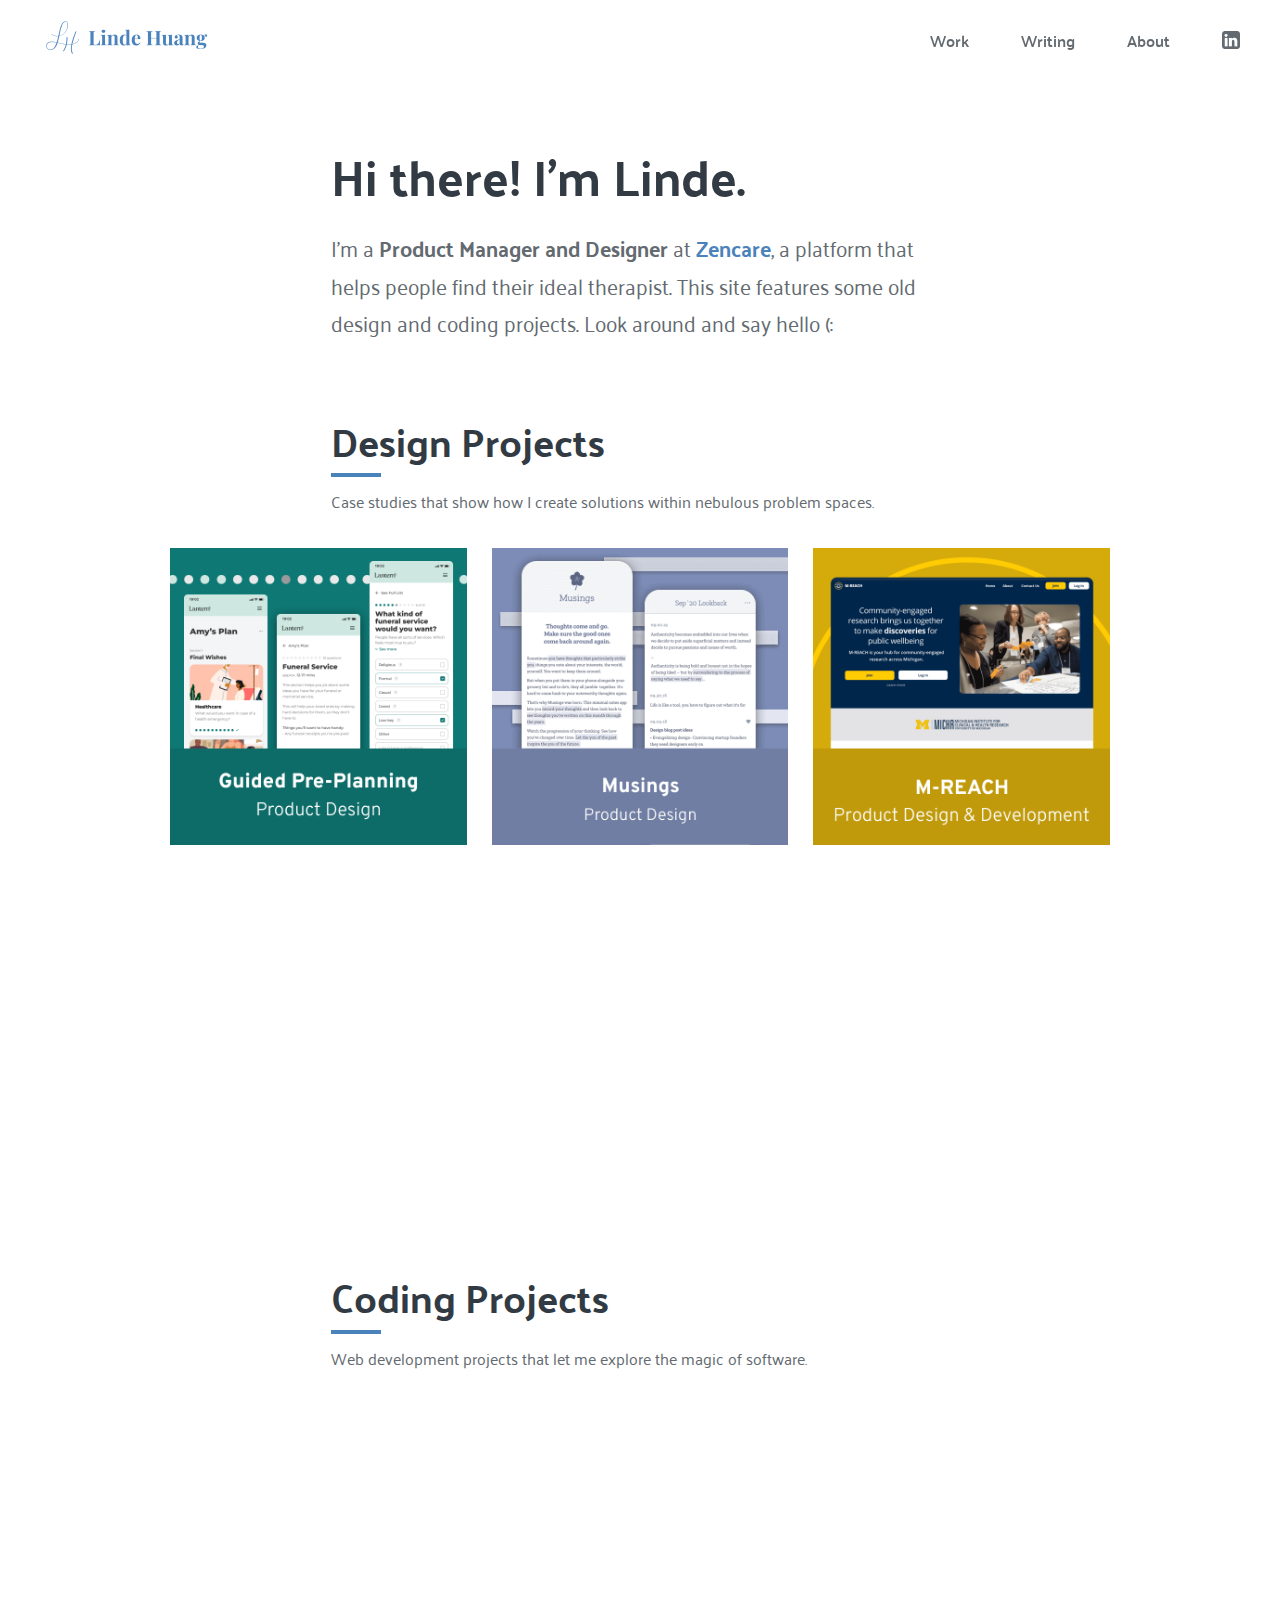
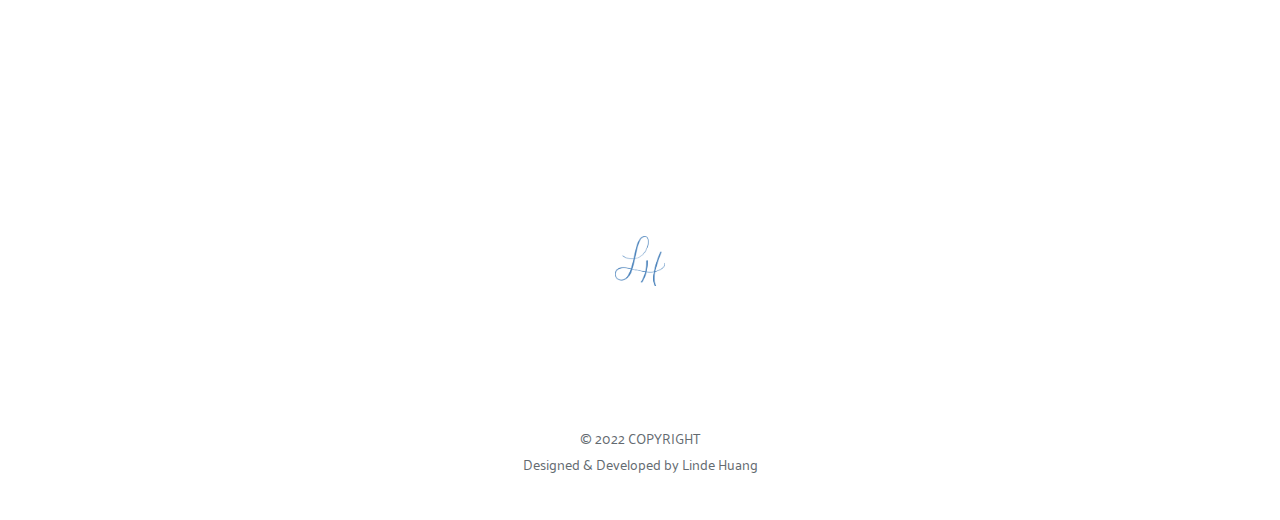
<file: index.html>
<!DOCTYPE html>
<html>

<head>

  <!-- Global site tag (gtag.js) - Google Analytics -->
  <script async src="https://www.googletagmanager.com/gtag/js?id=G-2W7X3SQQSW"></script>
  <script>
    window.dataLayer = window.dataLayer || [];
    function gtag() { dataLayer.push(arguments); }
    gtag('js', new Date());

    gtag('config', 'G-2W7X3SQQSW');
  </script>


  <title>Linde Huang | Product Manager</title>
  <link rel="shortcut icon" href="assets/images/brand/LHOutline.png" />

  <meta charset="utf-8">
  <meta http-equiv="X-UA-Compatible" content="IE=edge">
  <meta name="viewport" content="width=device-width, initial-scale=1">

  <link href="https://fonts.googleapis.com/css?family=Overpass:300,700|Playfair+Display:800" rel="stylesheet">
  <link rel="stylesheet" type="text/css" href="assets/css/style.css">

  <!-- Scroll animations -->
  <link href="https://unpkg.com/aos@2.3.1/dist/aos.css" rel="stylesheet">


  <!--
  -
  -
  -  Hello there, you curious person you. It's Linde here. Welcome to my site!
  -
  -
-->

</head>

<body>
  <header>
    <nav class="sticky">
      <div class="nav-logo">
        <a href="index.html">
          <img src="assets/images/brand/LHNameTitle.png" alt="Linde Huang Logo" id="lindeHuangLogo">
        </a>
      </div>
      <div class="main-nav">
        <ul>
          <li><a href="index.html#work" class="nav-link">Work</a></li>
          <li><a href="writing.html" class="nav-link">Writing</a></li>
          <li><a href="about.html" class="nav-link">About</a></li>
          <li><a href="https://www.linkedin.com/in/lindeluhuang" class="nav-link" target="_blank"><img
                src="assets/images/headerfooter/LinkedInLogo.png" class="icon-inline"></a></li>
        </ul>
      </div>
    </nav>
  </header>

  <button onclick="topFunction()" id="scroll-to-top-btn"><img src="assets/images/headerfooter/scroll-to-top.png"
      alt="Scroll to top button" class="top-button transform-scale"></button>


  <div class="container-grid">
    <section>
      <h1 class="partial-width home-header-text">
        Hi there! I'm Linde.
      </h1>
      <p class="partial-width home-paragraph-text">
        I'm a <strong>Product Manager and Designer</strong> at <a href="https://zencare.co/" target="_blank">Zencare</a>, a platform that helps people find their ideal therapist.
        This site features some old design and coding projects. Look around and say hello (:
      </p>

      <h2 class="brand-color-h2 partial-width home-h2" id="work">
        Design Projects
      </h2>
      <p class="partial-width home-description-text no-margin-bottom">
        Case studies that show how I create solutions within nebulous problem spaces.
        
      </p>
      <a href="work-guided-preplanning.html" class="image-third-width transform-scale hover-trim no-margin-bottom">
        <img data-aos="fade-zoom-in" data-aos-duration="1500" data-aos-delay="300"
          src="assets/images/casestudiesall/CardGuidedPreplanning.png" alt="Guided Pre-Planning Case Study">
      </a>
      <a href="work-musings.html" class="image-third-width transform-scale hover-trim no-margin-bottom">
        <img data-aos="fade-zoom-in" data-aos-duration="1500" data-aos-delay="600"
          src="assets/images/casestudiesall/CardMusings.png" alt="Musings Case Study">
      </a>
      <a href="work-mreach.html" class="image-third-width transform-scale hover-trim no-margin-bottom">
        <img data-aos="fade-zoom-in" data-aos-duration="1500" data-aos-delay="900"
          src="assets/images/casestudiesall/CardMReach.png" alt="Community Engagement Network Case Study">
      </a>
      <a href="work-abs-network.html" class="image-third-width transform-scale hover-trim no-margin-bottom">
        <img data-aos="fade-zoom-in" data-aos-duration="1500" data-aos-delay="300"
          src="assets/images/casestudiesall/CardABSNetwork.png" alt="ABS Network Case Study">
      </a>
      <a href="work-jottful-blog.html" class="image-third-width transform-scale hover-trim">
        <img data-aos="fade-zoom-in" data-aos-duration="1500" data-aos-delay="600"
          src="assets/images/casestudiesall/CardJottfulBlogging.png" alt="Jottful Blog Case Study">
      </a>


      <h2 class="brand-color-h2 partial-width home-h2">
        Coding Projects
      </h2>
      <p class="partial-width home-description-text no-margin-bottom">
        Web development projects that let me explore the magic of software.
      </p>
      <a href="work-wishing-wall.html" class="image-third-width transform-scale hover-trim  no-margin-bottom">
        <img data-aos="fade-zoom-in" data-aos-duration="1500" data-aos-delay="300"
          src="assets/images/casestudiesall/CardWishingWall.png" alt="WishingWall Case Study">
      </a>
      <a href="work-explorations-interactivity.html" class="image-third-width transform-scale hover-trim  no-margin-bottom">
        <img data-aos="fade-zoom-in" data-aos-duration="1500" data-aos-delay="600"
          src="assets/images/casestudiesall/CardExplorationsInteractivity.png" alt="WishingWall Case Study">
      </a>
      <a href="work-diversity-in-research.html" class="image-third-width transform-scale hover-trim">
        <img data-aos="fade-zoom-in" data-aos-duration="1500" data-aos-delay="900"
          src="assets/images/casestudiesall/CardDiversityInResearch.png"
          alt="Linde Huang Diversity in Research Case Study">
      </a>
 
    






      


      <img src="assets/images/brand/LHOutline.png" alt="Linde Huang minimal logo" class="page-end-logo">

    </section>
  </div>

  <footer>
    <p>© 2022 COPYRIGHT <br>Designed & Developed by Linde Huang</p>
  </footer>
</body>

<script src="https://unpkg.com/aos@2.3.1/dist/aos.js"></script>
<script>
  AOS.init();
</script>
<script src="assets/js/header.js"></script>
<script src="assets/js/scroll-to-top.js"></script>


</html>
</file>
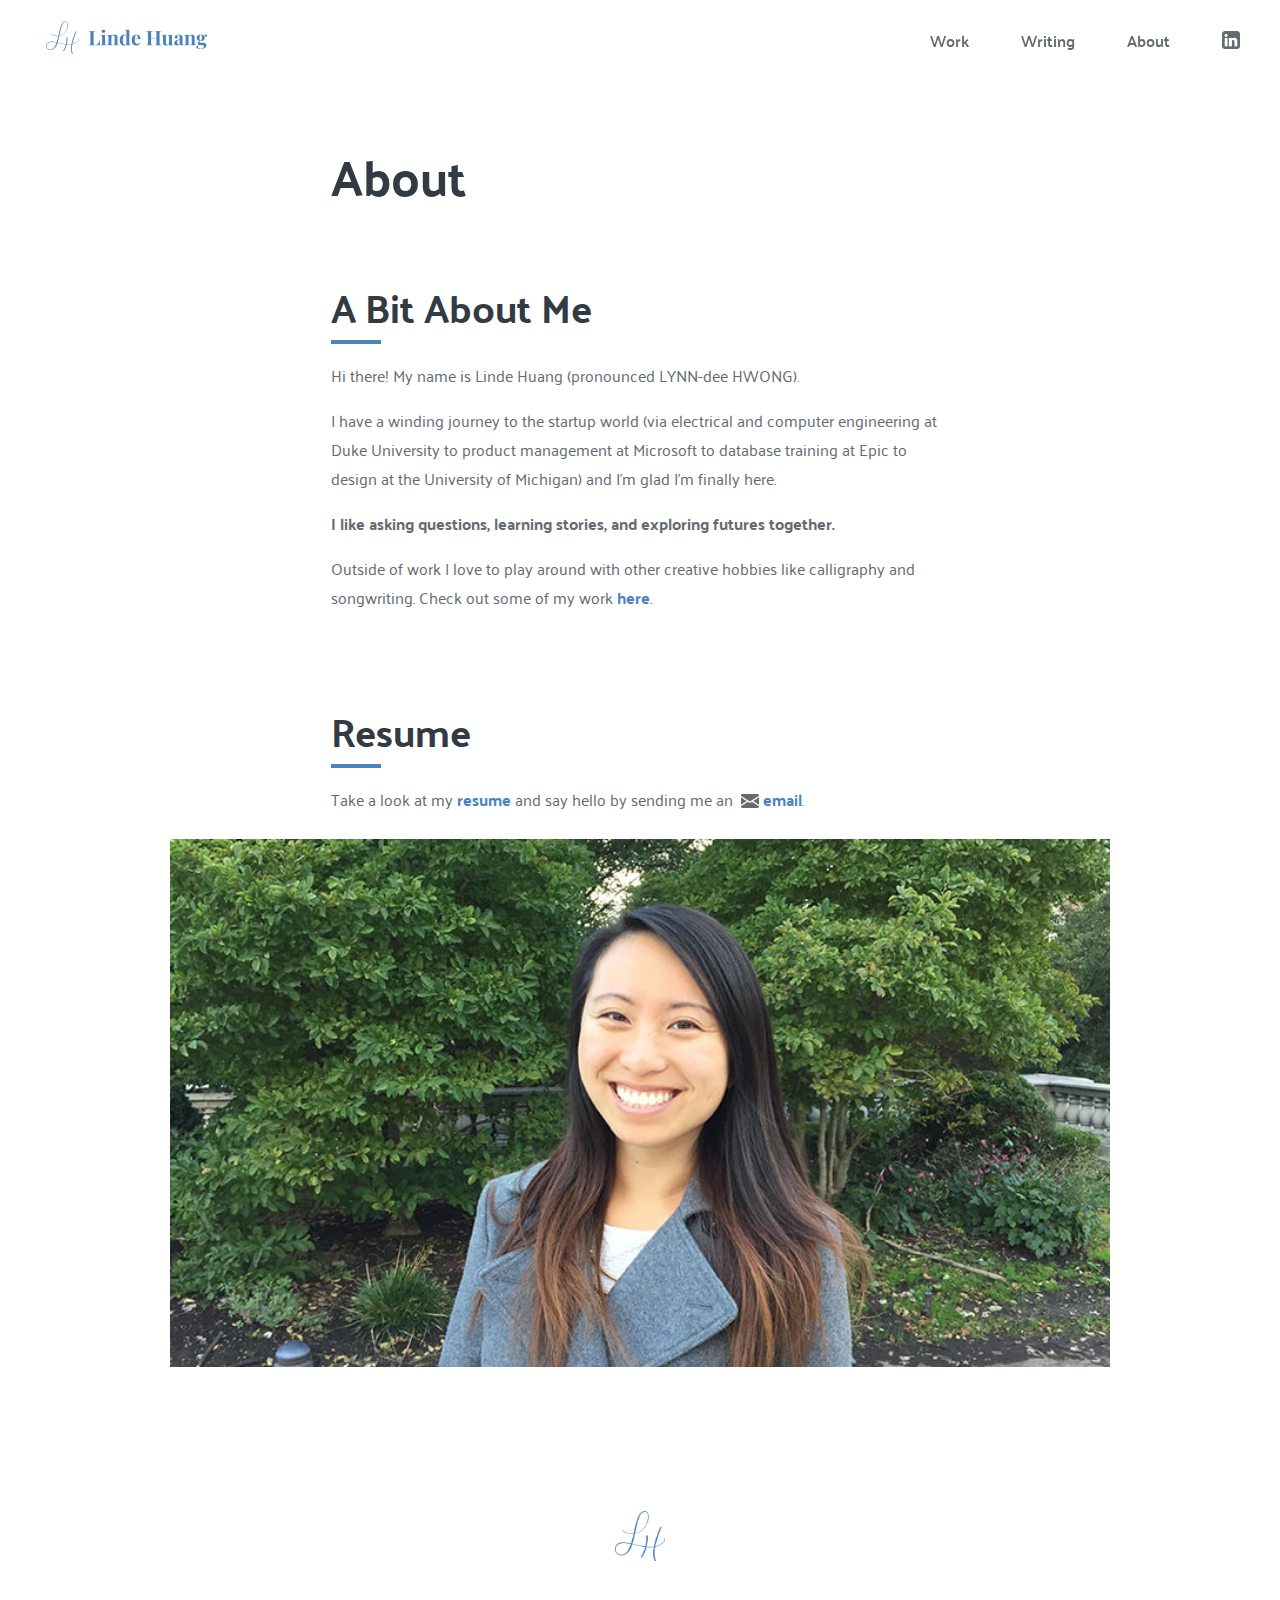
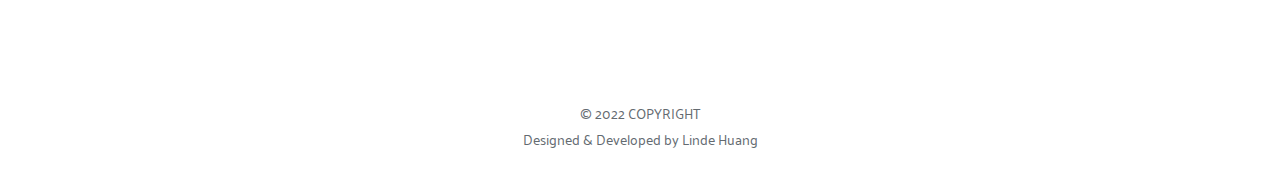
<file: about.html>
<!DOCTYPE html>
<html>

<head>

<!-- Global site tag (gtag.js) - Google Analytics -->
<script async src="https://www.googletagmanager.com/gtag/js?id=G-2W7X3SQQSW"></script>
<script>
  window.dataLayer = window.dataLayer || [];
  function gtag(){dataLayer.push(arguments);}
  gtag('js', new Date());

  gtag('config', 'G-2W7X3SQQSW');
</script>

  <title>Linde Huang | About</title>
  <link rel="shortcut icon" href="assets/images/brand/LHOutline.png" />

  <meta charset="utf-8">
  <meta http-equiv="X-UA-Compatible" content="IE=edge">
  <meta name="viewport" content="width=device-width, initial-scale=1">

  <link href="https://fonts.googleapis.com/css?family=Overpass:300,700|Playfair+Display:800" rel="stylesheet">
  <link rel="stylesheet" type="text/css" href="assets/css/style.css">

  <!-- Scroll animations -->
  <link href="https://unpkg.com/aos@2.3.1/dist/aos.css" rel="stylesheet">


  <!--
  -
  -
  -  Hello there, you curious person you. It's Linde here. Welcome to my site!
  -
  -
-->

</head>

<body>
  <header>
    <nav class="sticky">
      <div class="nav-logo">
        <a href="index.html">
          <img src="assets/images/brand/LHNameTitle.png" alt="Linde Huang Logo" id="lindeHuangLogo">
        </a>
      </div>
      <div class="main-nav">
        <ul>
          <li><a href="index.html#work" class="nav-link">Work</a></li>
          <li><a href="writing.html" class="nav-link">Writing</a></li>
          <li><a href="about.html" class="nav-link">About</a></li>
          <li><a href="https://www.linkedin.com/in/lindeluhuang" class="nav-link" target="_blank"><img
                src="assets/images/headerfooter/LinkedInLogo.png" class="icon-inline"></a></li>
        </ul>
      </div>
    </nav>
  </header>

  <button onclick="topFunction()" id="scroll-to-top-btn"><img src="assets/images/headerfooter/scroll-to-top.png"
    alt="Scroll to top button" class="top-button"></button>

<div class="container-grid">
  <section>
    <h1 class="partial-width toppage-header-text">
      About
    </h1>


    <h2 class="partial-width brand-color-h2">
      A Bit About Me
    </h2>
    <p class="partial-width">
      Hi there! My name is Linde Huang (pronounced LYNN-dee HWONG).
    </p>
    <p class="partial-width">
      I have a winding journey to the startup world (via electrical and computer engineering at Duke University to product
      management at Microsoft to database training at Epic to design at the University of Michigan) and I'm glad I'm finally here.
    </p>

    <p class="partial-width">
      <!-- My wide variety of experiences and interests have humbled me, helping me see that my own perspectives are insufficient for solving the most pressing design challenges. I ask a lot of questions in an attempt to shed light into the darkness, hoping to come alongside people to explore potential futures. -->
      <strong>I like asking questions, learning stories, and exploring futures together.</strong>
      <!-- <p class="partial-width">
        Take a peek at my resume or my <a href="https://www.linkedin.com/in/lindeluhuang" class="nav-link" target="_blank">LinkedIn profile</a>.
      </p> -->
    <p class="partial-width">
      Outside of work I love to play around with other creative hobbies like calligraphy and songwriting. Check out some
      of my work <a href="hobbies.html" class="nav-link">here</a>.
    </p>

    <h2 class="partial-width brand-color-h2">
      Resume
    </h2>
    <p class="partial-width">
      Take a look at my <a href="assets/images/brand/LindeHuangResume.pdf" target="_blank">resume</a> and say hello by sending me an &nbsp;<a href="mailto:linde.lu.huang@gmail.com" target="_blank"><img
        class="icon-inline" src="assets/images/headerfooter/MailLogo.png"></a> <a
      href="mailto:linde.lu.huang@gmail.com" target="_blank">email</a>.
    </p>

    <img src="assets/images/brand/AboutMePhoto.jpg" alt="Linde Huang About Me Photo" class="image-full-width">


    <img src="assets/images/brand/LHOutline.png" alt="Linde Huang minimal logo" class="page-end-logo">
  </section>
</div>

<footer>
  <p>© 2022 COPYRIGHT <br>Designed & Developed by Linde Huang</p>
</footer>
</body>



<script src="https://unpkg.com/aos@2.3.1/dist/aos.js"></script>
<script>
  AOS.init();
</script>
<script src="assets/js/header.js"></script>
<script src="assets/js/scroll-to-top.js"></script>

</html>
</file>
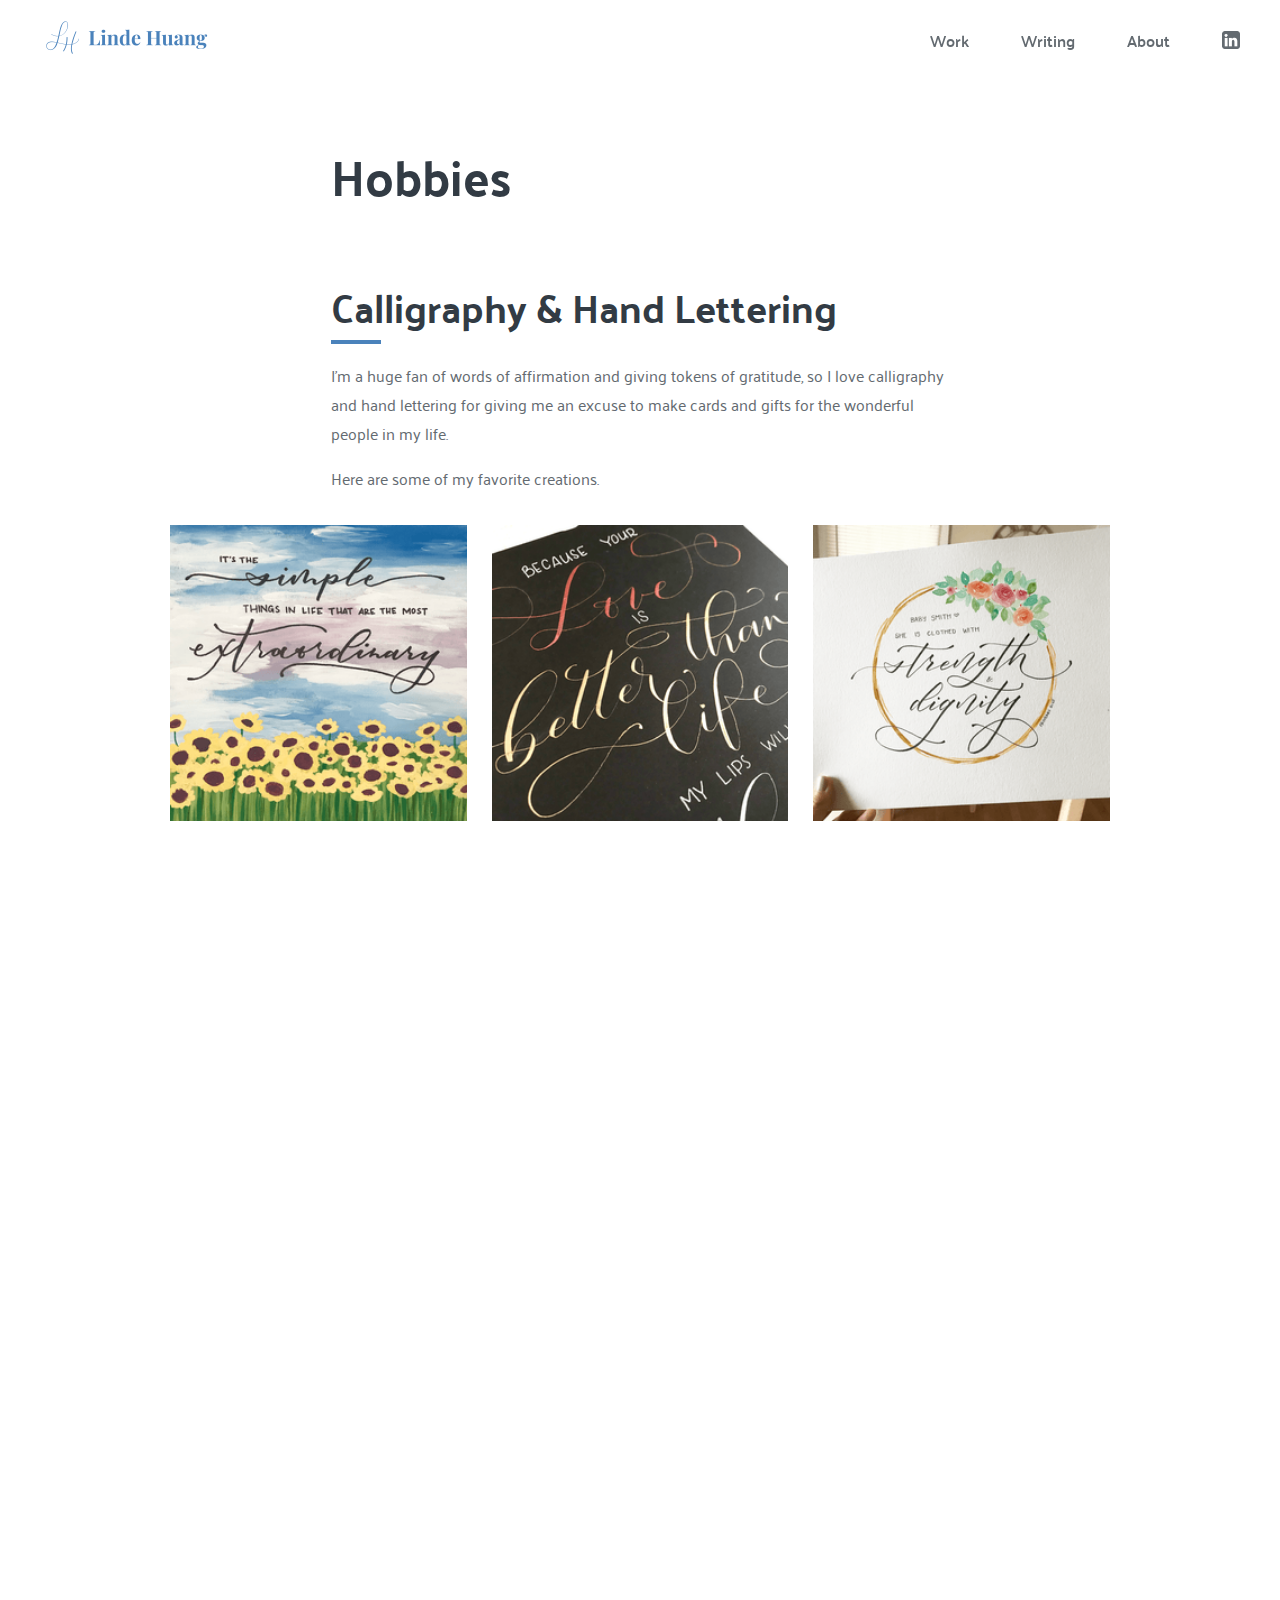
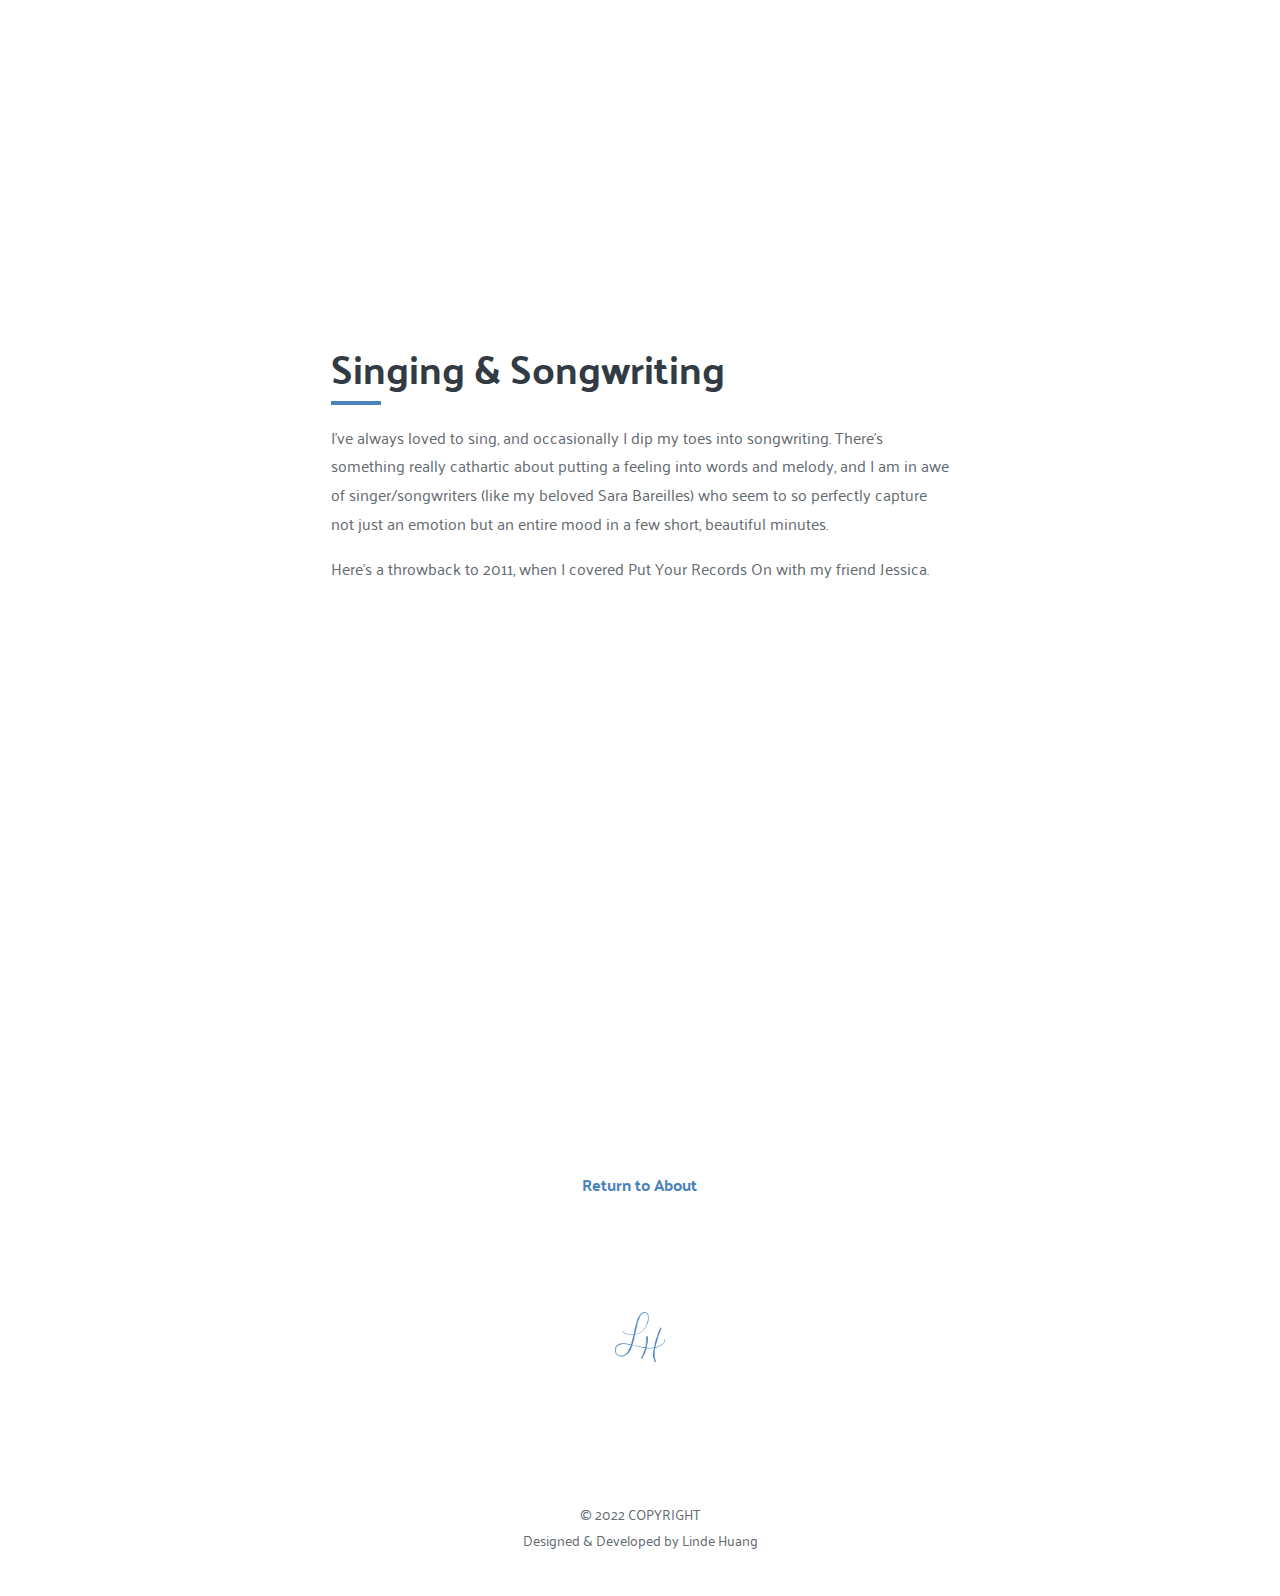
<file: hobbies.html>
<!DOCTYPE html>
<html>
<head>

<!-- Global site tag (gtag.js) - Google Analytics -->
<script async src="https://www.googletagmanager.com/gtag/js?id=G-2W7X3SQQSW"></script>
<script>
  window.dataLayer = window.dataLayer || [];
  function gtag(){dataLayer.push(arguments);}
  gtag('js', new Date());

  gtag('config', 'G-2W7X3SQQSW');
</script>

  <title>Linde Huang | About</title>
  <link rel="shortcut icon" href="assets/images/brand/LHOutline.png"/>

  <meta charset="utf-8">
  <meta http-equiv="X-UA-Compatible" content="IE=edge">
  <meta name="viewport" content="width=device-width, initial-scale=1">

  <link href="https://fonts.googleapis.com/css?family=Overpass:300,700|Playfair+Display:800" rel="stylesheet">
  <link rel="stylesheet" type="text/css" href="assets/css/style.css">

  <!-- Scroll animations -->  
  <link href="https://unpkg.com/aos@2.3.1/dist/aos.css" rel="stylesheet">

  <!--
  -
  -
  -  Hello there, you curious person you. It's Linde here. Welcome to my site!
  -
  -
-->

</head>

<body>
  <header>
    <nav class="sticky">
      <div class="nav-logo">
        <a href="index.html">
          <img src="assets/images/brand/LHNameTitle.png" alt="Linde Huang Logo" id="lindeHuangLogo">
        </a>
      </div>
      <div class="main-nav">
        <ul>
          <li><a href="index.html#work" class="nav-link">Work</a></li>
          <li><a href="writing.html" class="nav-link">Writing</a></li>
          <li><a href="about.html" class="nav-link">About</a></li>
          <li><a href="https://www.linkedin.com/in/lindeluhuang" class="nav-link" target="_blank"><img src="assets/images/headerfooter/LinkedInLogo.png" class="icon-inline"></a></li>
        </ul>
      </div>
    </nav>
  </header>

  <button onclick="topFunction()" id="scroll-to-top-btn"><img src="assets/images/headerfooter/scroll-to-top.png"
    alt="Scroll to top button" class="top-button transform-scale"></button>

  <div class="container-grid">
    <section>
      <h1 class="partial-width toppage-header-text">
        Hobbies
      </h1>
      <h2 class="partial-width brand-color-h2">
        Calligraphy & Hand Lettering
      </h2>
      <p class="partial-width">
        I’m a huge fan of words of affirmation and giving tokens of gratitude, so I love calligraphy and hand lettering for giving me an excuse to make cards and gifts for the wonderful people in my life.
      </p>
      <p class="partial-width">
        Here are some of my favorite creations.
      </p>
      <div class="full-width image-grid-3col image-grid-margins">
        <img data-aos="fade-zoom-in" data-aos-duration="1500" data-aos-delay="300" src="assets/images/brand/calligraphy/calligraphy1.png" alt="Linde Huang Calligraphy Sample 1" class="no-margin-bottom">
        <img data-aos="fade-zoom-in" data-aos-duration="1500" data-aos-delay="300" src="assets/images/brand/calligraphy/calligraphy2.png" alt="Linde Huang Calligraphy Sample 2" class="no-margin-bottom">
        <img data-aos="fade-zoom-in" data-aos-duration="1500" data-aos-delay="300" src="assets/images/brand/calligraphy/calligraphy3.png" alt="Linde Huang Calligraphy Sample 3" class="no-margin-bottom">
        <img data-aos="fade-zoom-in" data-aos-duration="1500" data-aos-delay="300" src="assets/images/brand/calligraphy/calligraphy4.png" alt="Linde Huang Calligraphy Sample 4" class="no-margin-bottom">
        <img data-aos="fade-zoom-in" data-aos-duration="1500" data-aos-delay="300" src="assets/images/brand/calligraphy/calligraphy5.png" alt="Linde Huang Calligraphy Sample 5" class="no-margin-bottom">
        <img data-aos="fade-zoom-in" data-aos-duration="1500" data-aos-delay="300" src="assets/images/brand/calligraphy/calligraphy6.png" alt="Linde Huang Calligraphy Sample 6" class="no-margin-bottom">
        <img data-aos="fade-zoom-in" data-aos-duration="1500" data-aos-delay="300" src="assets/images/brand/calligraphy/calligraphy7.png" alt="Linde Huang Calligraphy Sample 7" class="no-margin-bottom">
        <img data-aos="fade-zoom-in" data-aos-duration="1500" data-aos-delay="300" src="assets/images/brand/calligraphy/calligraphy8.png" alt="Linde Huang Calligraphy Sample 8" class="no-margin-bottom">
        <img data-aos="fade-zoom-in" data-aos-duration="1500" data-aos-delay="300" src="assets/images/brand/calligraphy/calligraphy9.png" alt="Linde Huang Calligraphy Sample 9" class="no-margin-bottom">
        <img data-aos="fade-zoom-in" data-aos-duration="1500" data-aos-delay="300" src="assets/images/brand/calligraphy/calligraphy10.png" alt="Linde Huang Calligraphy Sample 10" class="no-margin-bottom">
        <img data-aos="fade-zoom-in" data-aos-duration="1500" data-aos-delay="300" src="assets/images/brand/calligraphy/calligraphy11.png" alt="Linde Huang Calligraphy Sample 11" class="no-margin-bottom">
        <img data-aos="fade-zoom-in" data-aos-duration="1500" data-aos-delay="300" src="assets/images/brand/calligraphy/calligraphy12.png" alt="Linde Huang Calligraphy Sample 12" class="">
      </div>
      <h2 class="partial-width brand-color-h2">
        Singing & Songwriting
      </h2>
      <p class="partial-width">
        I've always loved to sing, and occasionally I dip my toes into songwriting. There's something really cathartic about putting a feeling into words and melody, and I am in awe of singer/songwriters (like my beloved Sara Bareilles) who seem to so perfectly capture not just an emotion but an entire mood in a few short, beautiful minutes.
      </p>
      <p class="partial-width">
        Here's a throwback to 2011, when I covered Put Your Records On with my friend Jessica.
      </p>
      <iframe class="full-width video-full-width"  src="https://www.youtube.com/embed/NYUF5apOzos" title="YouTube video player" frameborder="0" allow="accelerometer; autoplay; clipboard-write; encrypted-media; gyroscope; picture-in-picture" allowfullscreen></iframe>
      <p class="partial-width centered">
        <br><br><a href="about.html">Return to About</a>
      </p>
      <img src="assets/images/brand/LHOutline.png" alt="Linde Huang minimal logo" class="page-end-logo">
    </section>
  </div>

  <footer>
    <p>© 2022 COPYRIGHT <br>Designed & Developed by Linde Huang</p>
  </footer>

</body>

<script src="https://unpkg.com/aos@2.3.1/dist/aos.js"></script>
<script>
  AOS.init();
</script>
<script src="assets/js/header.js"></script>
<script src="assets/js/scroll-to-top.js"></script>


</html>
</file>
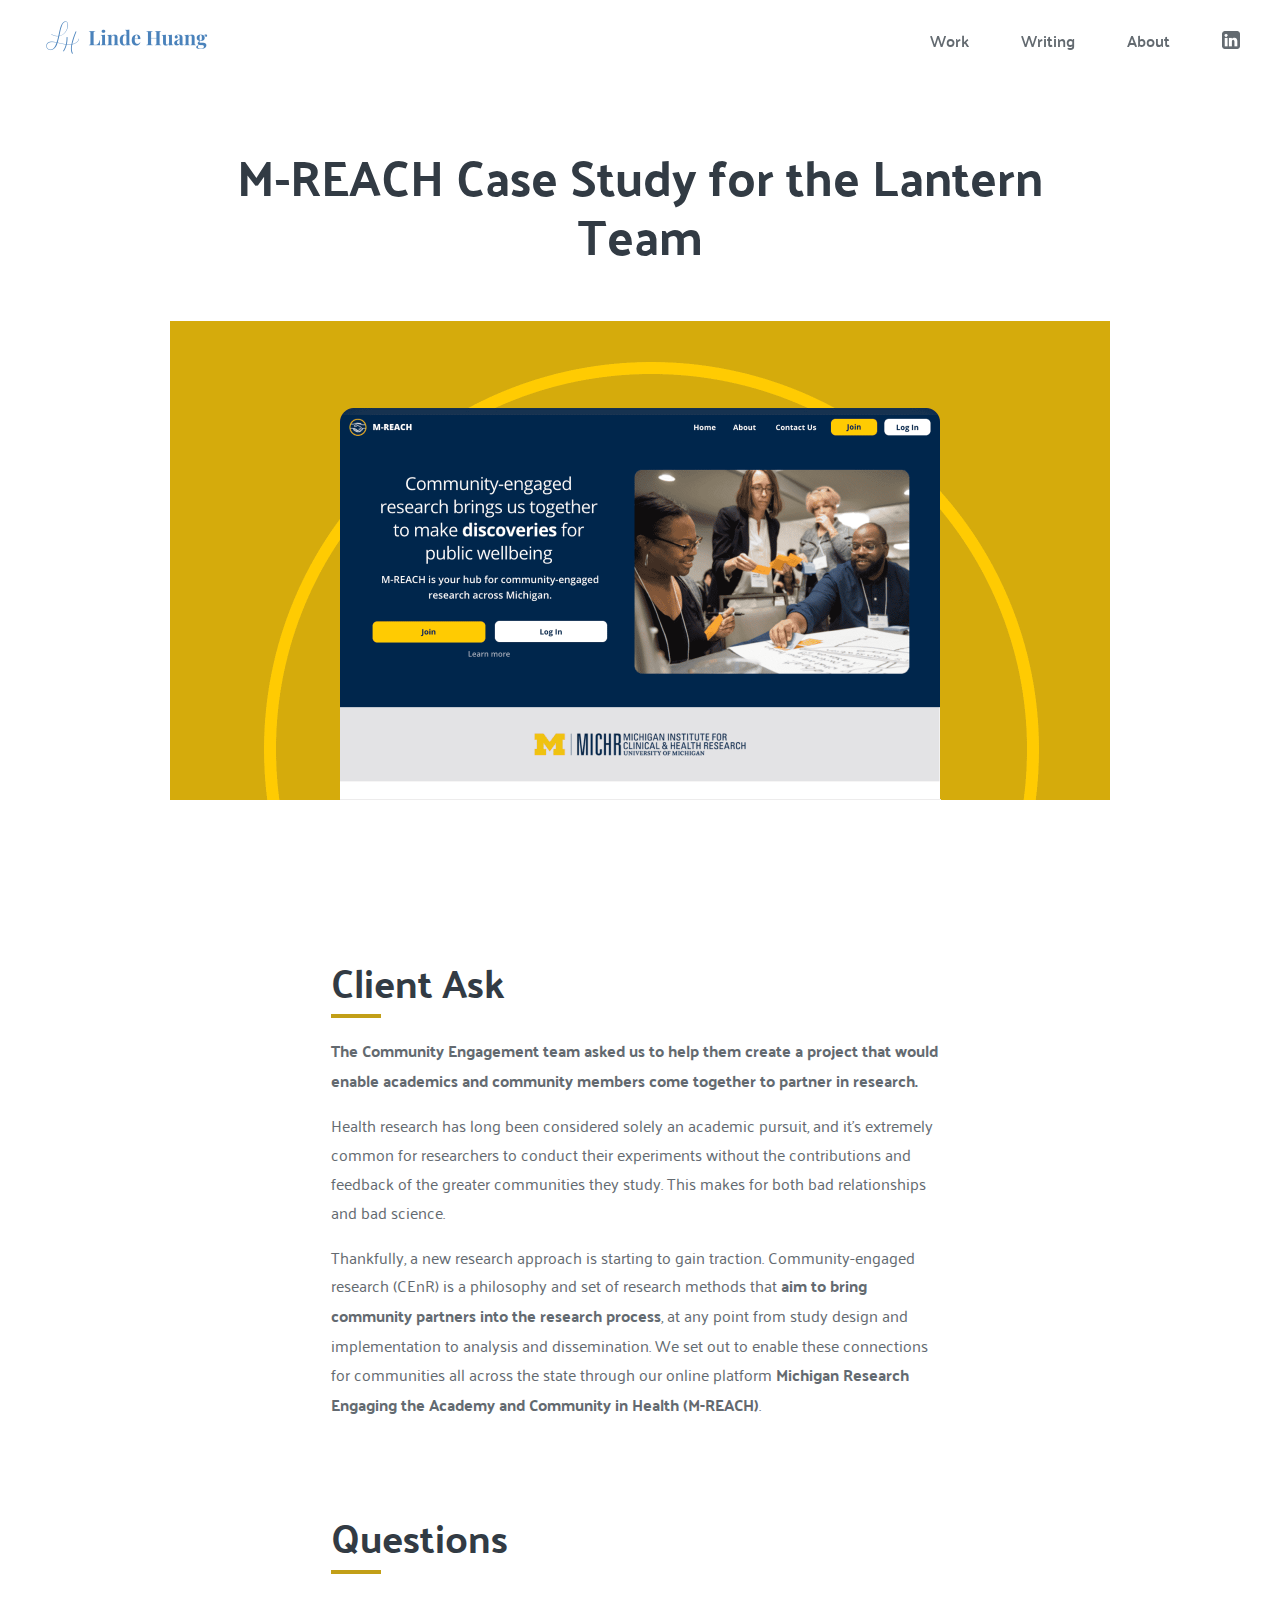
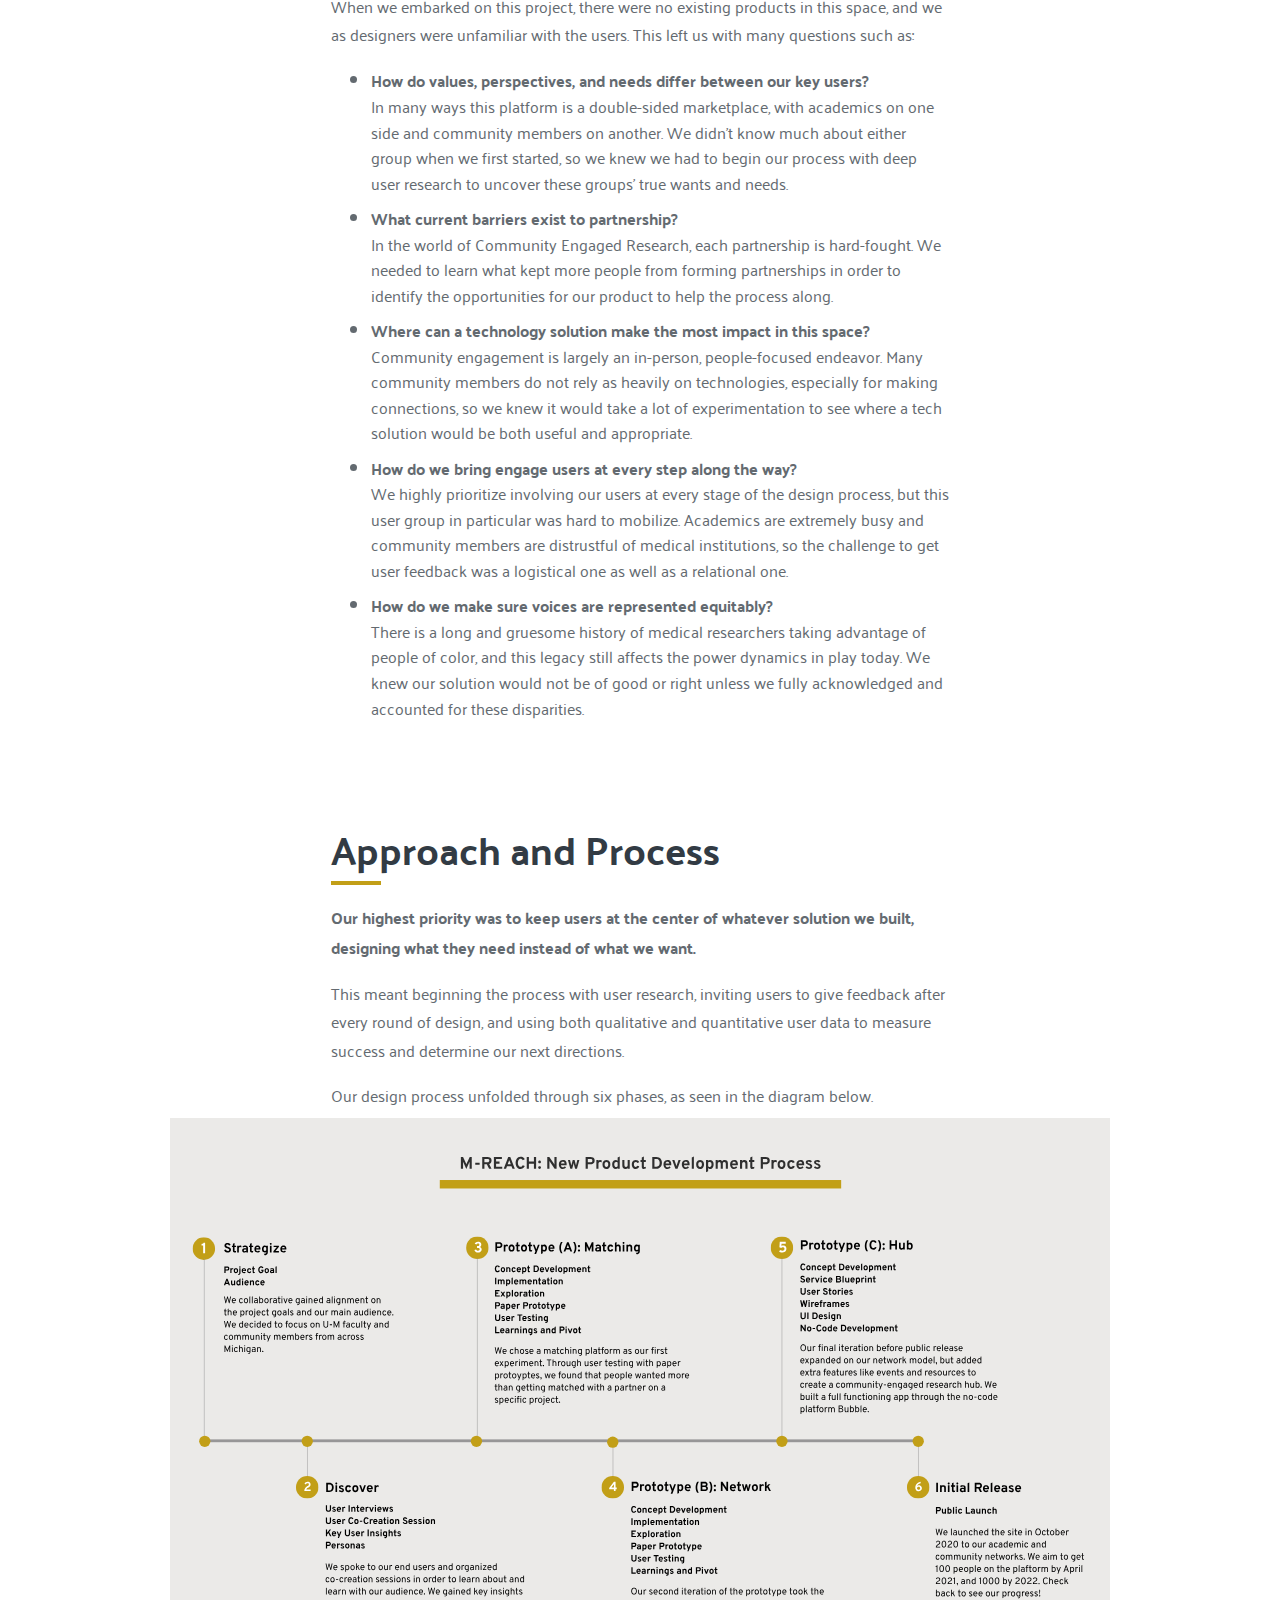
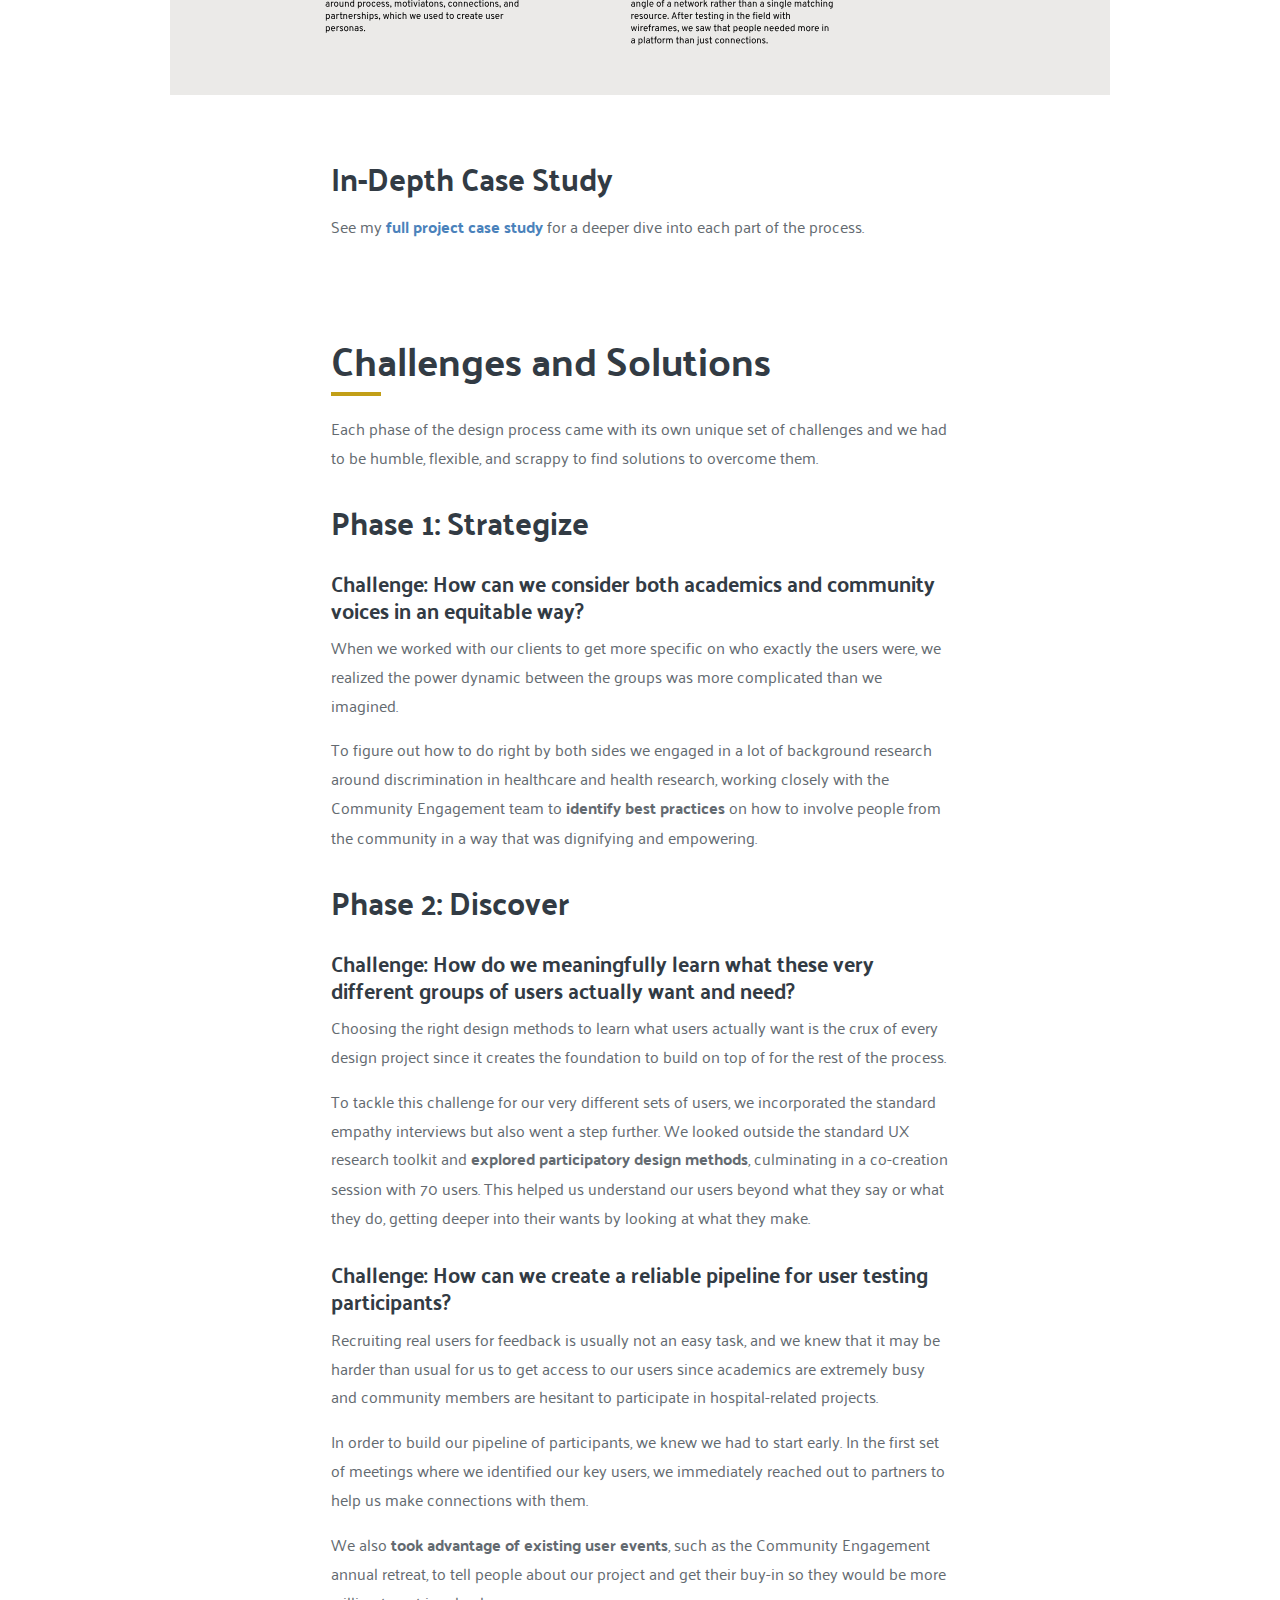
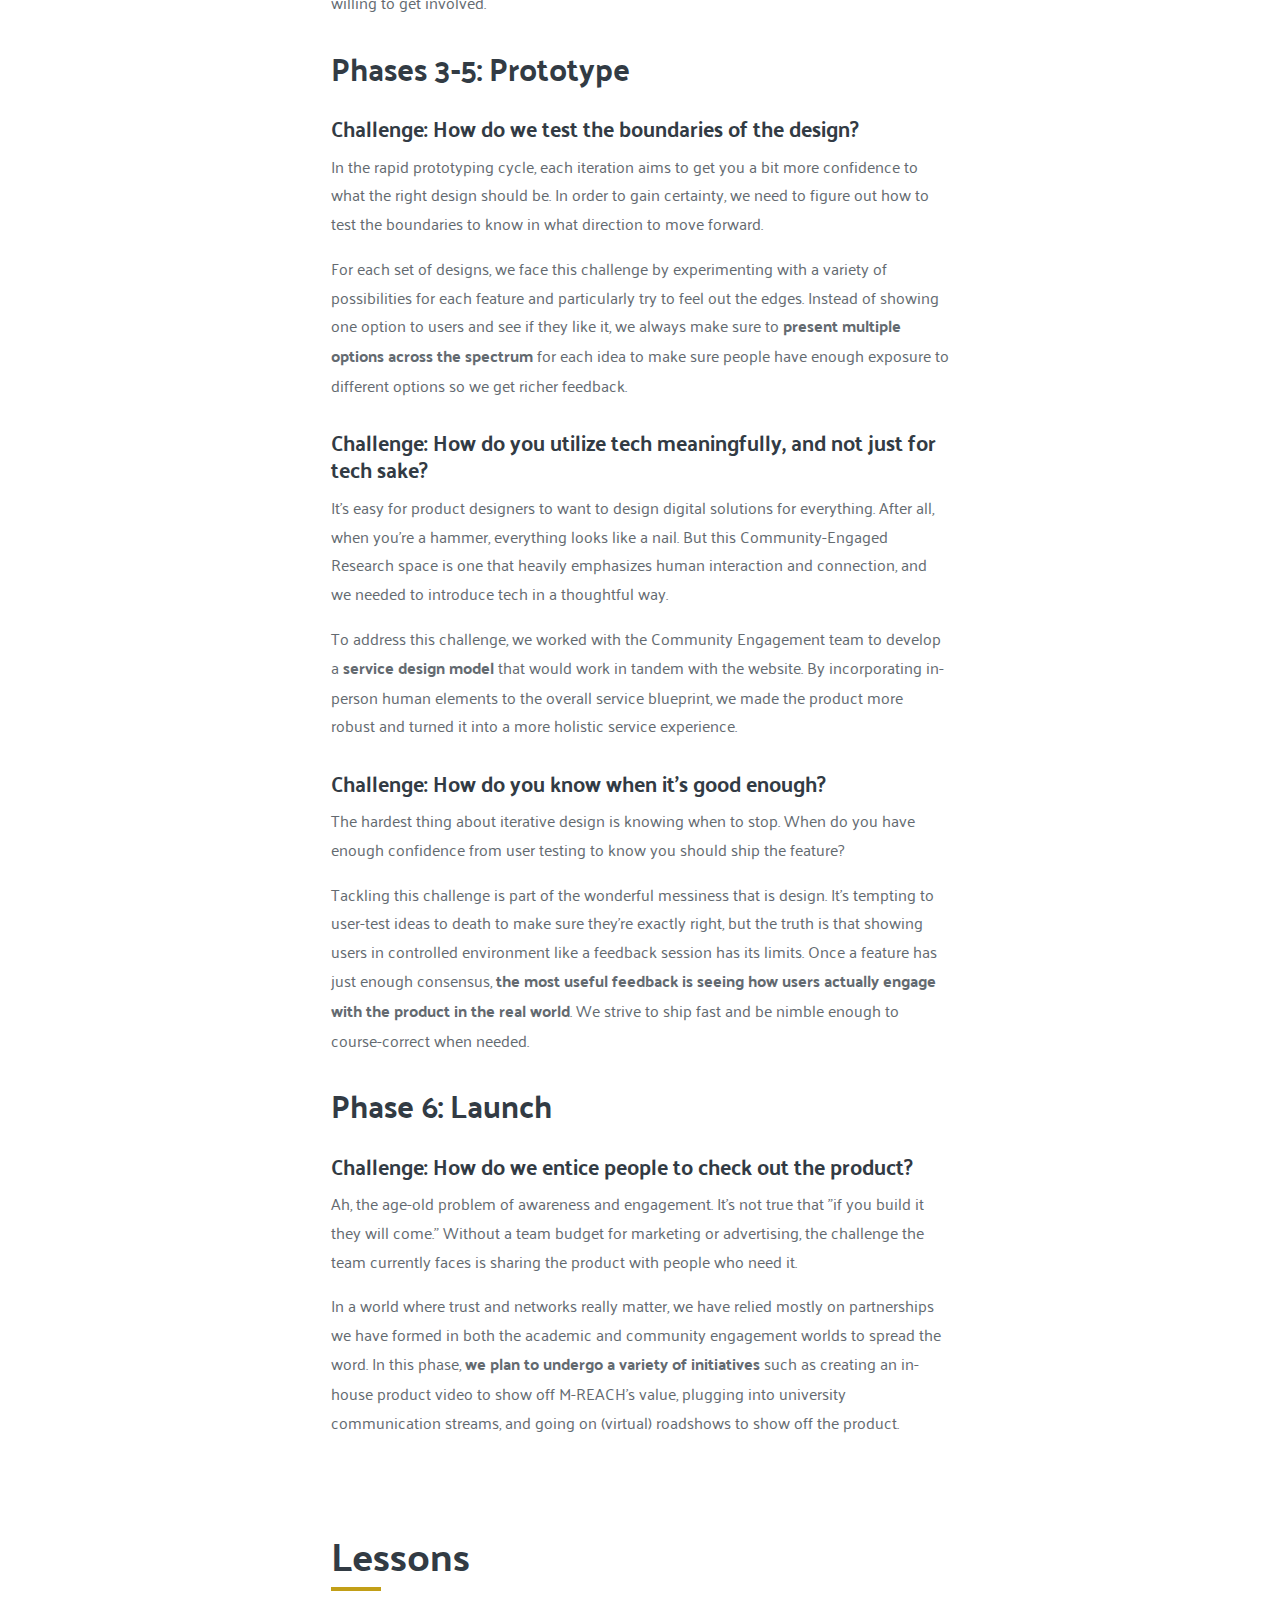
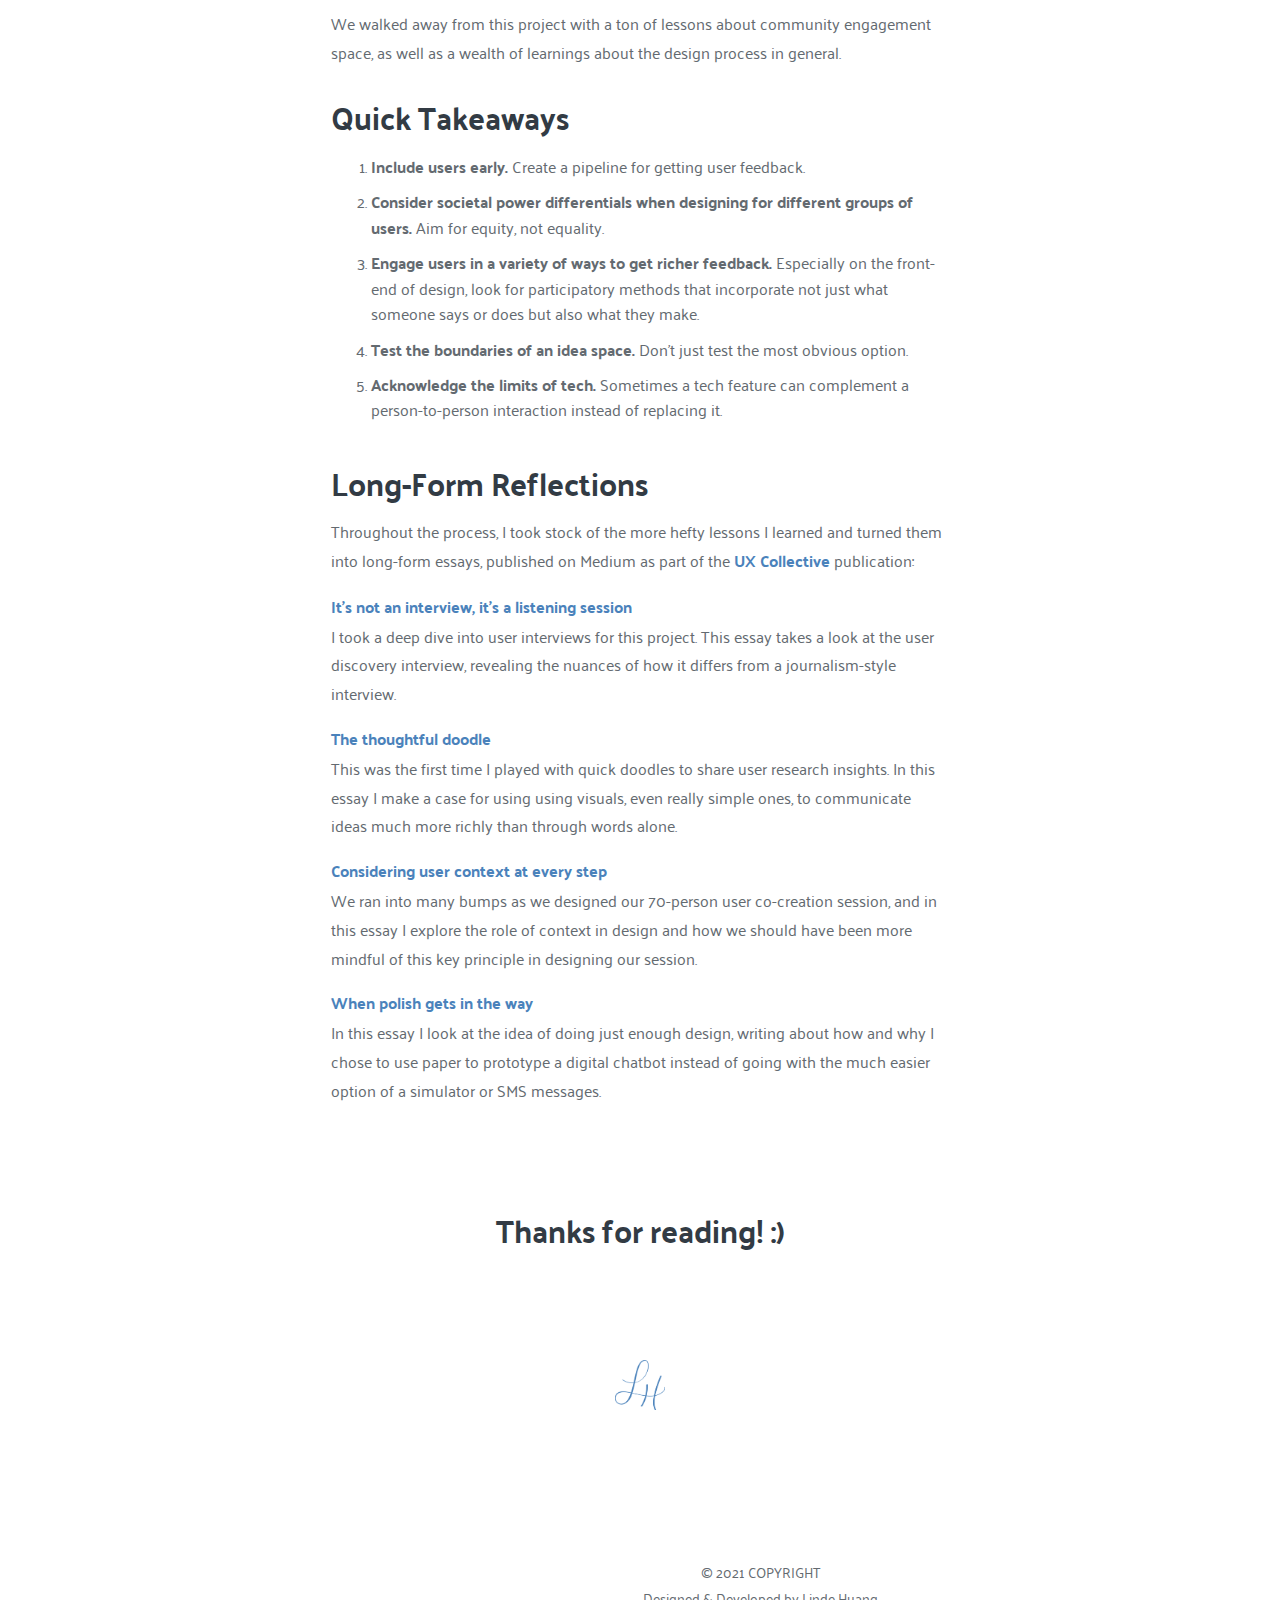
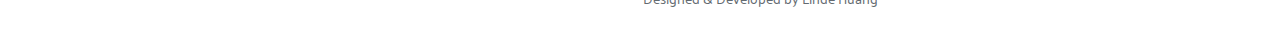
<file: lantern.html>
<!DOCTYPE html>
<html>

<head>

  <!-- Global site tag (gtag.js) - Google Analytics -->
  <script async src="https://www.googletagmanager.com/gtag/js?id=G-2W7X3SQQSW"></script>
  <script>
    window.dataLayer = window.dataLayer || [];
    function gtag() { dataLayer.push(arguments); }
    gtag('js', new Date());

    gtag('config', 'G-2W7X3SQQSW');
  </script>

  <title>Linde Huang | M-REACH</title>
  <link rel="shortcut icon" href="assets/images/brand/LHOutline.png" />

  <meta charset="utf-8">
  <meta http-equiv="X-UA-Compatible" content="IE=edge">
  <meta name="viewport" content="width=device-width, initial-scale=1">

  <link href="https://fonts.googleapis.com/css?family=Overpass:300,700|Playfair+Display:800" rel="stylesheet">
  <link rel="stylesheet" type="text/css" href="assets/css/style.css">

  <!-- Scroll animations -->
  <link href="https://unpkg.com/aos@2.3.1/dist/aos.css" rel="stylesheet">

  <!--
  -
  -
  -  Hello there, you curious person you. It's Linde here. Welcome to my site!
  -
  -
-->

</head>
<header>
  <nav class="sticky">
    <div class="nav-logo">
      <a href="index.html">
        <img src="assets/images/brand/LHNameTitle.png" alt="Linde Huang Logo" id="lindeHuangLogo">
      </a>
    </div>
    <div class="main-nav">
      <ul>
        <li><a href="index.html#work" class="nav-link">Work</a></li>
        <li><a href="writing.html" class="nav-link">Writing</a></li>
        <li><a href="about.html" class="nav-link">About</a></li>
        <li><a href="https://www.linkedin.com/in/lindeluhuang" class="nav-link" target="_blank"><img
              src="assets/images/headerfooter/LinkedInLogo.png" class="icon-inline"></a></li>
      </ul>
    </div>
  </nav>
</header>

<button onclick="topFunction()" id="scroll-to-top-btn"><img src="assets/images/headerfooter/scroll-to-top.png"
    alt="Scroll to top button" class="top-button transform-scale"></button>

<body>
  <div class="container-grid">
    <section id="top" data-color="mreach-color">
      <h1 class="full-width mreach-color-h1" data-aos="fade-down" data-aos-duration="1500">
        M-REACH Case Study for the Lantern Team
      </h1>
      <img src="assets/images/casestudiesall/CaseStudyMReach.png" alt="M-REACH Case Study" class="image-full-width"
        data-aos="fade-zoom-in" data-aos-duration="1500" data-aos-delay="400">
    </section>

    <nav class="toc"></nav>

    <article class="main-content">
      <section class="content-start" id="task">
        <h2 class="partial-width mreach-color-h2">
          Client Ask
        </h2>
        <p class="partial-width">
          <strong>The Community Engagement team asked us to help them create a project that would enable academics and
            community members come together to partner in research.
          </strong>
        </p>
        <p class="partial-width">
          Health research has long been considered solely an academic pursuit, and it’s extremely common for researchers
          to conduct their experiments without the contributions and feedback of the greater communities they study.
          This
          makes for both bad relationships and bad science.
        </p>
        <p class="partial-width">
          Thankfully, a new research approach is starting to gain traction. Community-engaged research (CEnR) is a
          philosophy and set of research methods that <strong>aim to bring community partners into the research
            process</strong>, at any point from study design and implementation to analysis and dissemination. We set
          out to enable these connections for communities all across the state through our online platform
          <strong>Michigan Research Engaging the Academy and Community in Health (M-REACH)</strong>.
        </p>
      </section>


      <section id="questions">
        <h2 class="partial-width mreach-color-h2">
          Questions
        </h2>
        <p class="partial-width">
          When we embarked on this project, there were no existing products in this space, and we as designers were
          unfamiliar with the users. This left us with many
          questions such as:
        </p>
        <ul class="partial-width">
          <li><strong>How do values, perspectives, and needs differ between our key users?</strong><br>
            In many ways this platform is a double-sided marketplace, with academics on one side and
            community members on another. We didn't know
            much about either group when we first started, so we knew we had to begin our process with deep user
            research to uncover these groups' true wants and needs.
          </li>
          <li><strong>What current barriers exist to partnership?</strong><br>
            In the world of Community Engaged Research, each partnership is hard-fought. We needed to learn what kept
            more
            people from forming partnerships in order to identify the opportunities for our product to help the process
            along.
          </li>
          <li><strong>Where can a technology solution make the most impact in this space?</strong><br>
            Community engagement is largely an in-person, people-focused endeavor. Many community members do
            not rely as heavily on technologies, especially for making connections, so we knew it would take a lot of
            experimentation to see where a tech solution would be both useful and appropriate.
          </li>
          <li><strong>How do we bring engage users at every step along the way?</strong><br>
            We highly prioritize involving our users at every stage of the design process, but this user group in
            particular was hard to mobilize. Academics are extremely busy and community members are distrustful of
            medical institutions, so the
            challenge to get user feedback was a logistical one as well as a relational one.
          </li>
          <li><strong>How do we make sure voices are represented equitably?</strong><br>
            There is a long and gruesome history of medical researchers taking advantage of people of color, and this
            legacy still affects the power dynamics in play today. We knew our solution would not be of
            good or right unless we fully acknowledged and accounted for these disparities.
          </li>
        </ul>
      </section>

      <section id="approach">
        <h2 class="partial-width mreach-color-h2">
          Approach and Process
        </h2>
        <p class="partial-width">
          <strong>Our highest priority was to keep users at the center of whatever solution we built, designing what
            they need instead of what we want. </strong>
        </p>
        <p class="partial-width">
          This
          meant beginning the process with user research, inviting users to give feedback after every round of design,
          and using both qualitative and quantitative user data to measure success and determine our next directions.
        </p>
        <p class="partial-width no-margin-bottom">
          Our design process unfolded through six phases, as seen in the diagram below.</p>
        <img src="assets/images/mreachcasestudy/High-Level Overview.svg" alt="M-REACH Methods Overview"
          class="image-full-width">
      </section>

      <section id="diggingDeeper">
        <h3 class="partial-width">
          In-Depth Case Study
        </h3>
        <p class="partial-width">
          See my <a href="https://lindeluhuang.com/work-mreach.html" target="_blank">full project case study</a> for a
          deeper dive into each part of the process.
        </p>
      </section>


      <section id="challenges">
        <h2 class="partial-width mreach-color-h2">
          Challenges and Solutions
        </h2>
        <p class="partial-width">
          Each phase of the design process came with its own unique set of challenges and we had to be humble, flexible,
          and scrappy to find solutions to overcome them.
        </p>
      </section>

      <section id="phase1">
        <h3 class="partial-width">
          Phase 1: Strategize
        </h3>
        <h4 class="partial-width">
          Challenge: How can we consider both academics and community voices in an equitable
          way?
        </h4>
        <p class="partial-width">
          When we worked with our clients to get more specific on who exactly the users were, we realized the power
          dynamic between the groups was more complicated than we imagined.
        </p>
        <p class="partial-width">
          To figure out how to do right by both sides
          we engaged in a lot of background research around discrimination in healthcare and health research, working
          closely with the Community Engagement team to <strong>identify best practices</strong> on how to involve
          people from
          the community in a way that was dignifying and empowering.
        </p>

      </section>

      <section id="phase2">
        <h3 class="partial-width">
          Phase 2: Discover
        </h3>
        <h4 class="partial-width">
          Challenge: How do we meaningfully learn what these very different groups of users actually want and
          need?
        </h4>
        <p class="partial-width">
          Choosing the right design methods to learn what users actually want is the crux of every design project since
          it creates the foundation to build on top of for the rest of the process.
        </p>
        <p class="partial-width">
          To tackle this challenge for our very different sets of users, we incorporated the standard empathy interviews
          but also went a step further. We looked outside the standard UX research toolkit and <strong>explored
            participatory
            design methods</strong>, culminating in a co-creation session with 70 users. This helped us understand our
          users beyond
          what they say or what they do, getting deeper into their wants by looking at what they make.
        </p>
        <h4 class="partial-width">
          Challenge: How can we create a reliable pipeline for user testing participants?
        </h4>
        <p class="partial-width">
          Recruiting real users for feedback is usually not an easy task, and we knew that it may be harder than usual
          for us to get access to our users since academics are extremely busy and community members are hesitant to
          participate in hospital-related projects.
        </p>
        <p class="partial-width">
          In order to build our pipeline of participants, we knew we had to start early. In the first set of meetings
          where we identified our key users, we immediately reached out to partners to help us make
          connections with them.
        </p>
        <p class="partial-width">
          We also <strong>took advantage of existing user events</strong>, such as the Community Engagement annual
          retreat, to tell
          people about our project and get their buy-in so they would be more willing to get involved.
        </p>
      </section>

      <section id="phase3">
        <h3 class="partial-width">
          Phases 3-5: Prototype
        </h3>
        <h4 class="partial-width">
          Challenge: How do we test the boundaries of the design?
        </h4>
        <p class="partial-width">
          In the rapid prototyping cycle, each iteration aims to get you a bit more confidence to what the right design
          should be. In order to gain certainty, we need to figure out how to test the boundaries to know in what
          direction to move forward.
        </p>
        <p class="partial-width">
          For each set of designs, we face this challenge by experimenting with a variety of possibilities for each
          feature and particularly try to feel out the edges. Instead of showing one option to users and see if they
          like it, we always make sure to <strong>present multiple options across the spectrum</strong> for each idea to
          make sure people have
          enough exposure to different options so we get richer feedback.
        </p>
        <h4 class="partial-width">
          Challenge: How do you utilize tech meaningfully, and not just for tech sake?
        </h4>
        <p class="partial-width">
          It's easy for product designers to want to design digital solutions for everything. After all, when you're a
          hammer, everything looks like a nail. But this Community-Engaged Research space is one that heavily emphasizes
          human interaction and connection, and we needed to introduce tech in a thoughtful way.
        </p>
        <p class="partial-width">
          To address this challenge, we worked with the Community Engagement team to develop a <strong>service design
            model</strong> that
          would work in tandem with the website. By incorporating in-person human elements to the overall service
          blueprint, we made the product more robust and turned it into a more holistic service experience.
        </p>
        <h4 class="partial-width">
          Challenge: How do you know when it's good enough?
        </h4>
        <p class="partial-width">
          The hardest thing about iterative design is knowing when to stop. When do you have enough confidence from user
          testing to know you should ship the feature?
        </p>
        <p class="partial-width">
          Tackling this challenge is part of the wonderful messiness that is design. It's tempting to user-test ideas to
          death to make sure they're exactly right, but the truth is that showing users in controlled environment like a
          feedback session has its limits. Once a feature has just enough consensus, <strong>the most useful feedback is
            seeing
            how users actually engage with the product in the real world</strong>. We strive to ship fast and be nimble
          enough to
          course-correct when needed.
        </p>
      </section>

      <section id="phase6">
        <h3 class="partial-width">
          Phase 6: Launch
        </h3>
        <h4 class="partial-width">
          Challenge: How do we entice people to check out the product?
        </h4>
        <p class="partial-width">
          Ah, the age-old problem of awareness and engagement. It's not true that "if you build it they will come."
          Without a team budget for marketing or advertising, the challenge the team currently faces is sharing the product with people
          who need it.
        </p>
        <p class="partial-width">
          In a world where trust and networks really matter, we have relied mostly on partnerships we have formed in
          both the academic and community engagement worlds to spread the word. In this phase, <strong>we plan to
            undergo a
            variety of initiatives</strong> such as creating an in-house product video to show off M-REACH's value,
          plugging into
          university communication streams, and going on (virtual) roadshows to show off the product.
        </p>
      </section>

      <section id="lessons">
        <h2 class="partial-width mreach-color-h2">
          Lessons
        </h2>
        <p class="partial-width">
          We walked away from this project with a ton of lessons about community engagement space, as well as a wealth
          of learnings about the design process in general.
        </p>
      </section>

      <section id="quickTakeaways">
        <h3 class="partial-width">
          Quick Takeaways
        </h3>
        <ol class="partial-width">
          <li><strong>Include users early.</strong> Create a pipeline for getting user feedback.
          </li>
          <li><strong>Consider societal power differentials when designing for different groups of users.</strong> Aim
            for equity, not equality.
          </li>
          <li><strong>Engage users in a variety of ways to get richer feedback.</strong> Especially on the front-end of
            design, look for participatory methods that incorporate not just what someone says or does but also what
            they make.
          </li>
          <li><strong>Test the boundaries of an idea space.</strong> Don't just test the most obvious option.
          </li>
          <li><strong>Acknowledge the limits of tech.</strong> Sometimes a tech feature can complement a
            person-to-person interaction instead of replacing it.
          </li>
        </ol>
      </section>

      <section id="longFormReflections">
        <h3 class="partial-width">
          Long-Form Reflections
        </h3>
        <p class="partial-width">
          Throughout the process, I took stock of the more hefty lessons I learned and turned them into long-form
          essays, published on Medium as part of the <a href="https://uxdesign.cc/" target="_blank">UX Collective</a> publication:
        </p>
        <p class="partial-width">
          <a href="https://uxdesign.cc/its-not-an-interview-it-s-a-listening-session-c379c0043938" target="_blank">It's
            not an interview, it's a listening session</a>
          <br>I took a deep dive into user interviews for this project.  This essay takes a look at the user
          discovery interview, revealing the nuances of how it differs from a journalism-style interview.
        </p>
        <p class="partial-width">
          <a href="https://uxdesign.cc/the-thoughtful-doodle-6f5a32d3005a" target="_blank">The
            thoughtful doodle</a>
          <br>This was the first time I played with quick doodles to share user research insights. In this essay I make
          a case for using using visuals, even really simple ones, to communicate ideas much more richly than through
          words alone.
        </p>
        <p class="partial-width">
          <a href="https://uxdesign.cc/context-mindfulness-52b6a9b2d110" target="_blank">Considering user context at
            every step</a>
          <br>We ran into many bumps as we designed our 70-person user co-creation session, and in this essay I explore
          the role of context in design and how we should have been more mindful of this key principle in designing our
          session.
        </p>
        <p class="partial-width">
          <a href="https://uxdesign.cc/when-polish-gets-in-the-way-143a37fc7d8b" target="_blank">When
            polish gets in the way</a>
          <br>In this essay I look at the idea of doing just enough design, writing about how and why I chose to use
          paper to prototype a digital chatbot instead of going with the much easier option of a simulator or SMS
          messages.
        </p>

      </section>


      <h3 class="partial-width centered">
       <br><br> Thanks for reading! :)
      </h3>


      <p class="partial-width centered">

        <img src="assets/images/brand/LHOutline.png" alt="Linde Huang minimal logo" class="page-end-logo">
      </p>



    </article>

  </div>

  <footer class="work-footer">
    <p>© 2021 COPYRIGHT <br>Designed & Developed by Linde Huang</p>
  </footer>
</body>

<script src="https://unpkg.com/aos@2.3.1/dist/aos.js"></script>
<script>
  AOS.init();
</script>
<script src="assets/js/toc.js"></script>
<script src="assets/js/header.js"></script>
<script src="assets/js/scroll-to-top.js"></script>

</html>
</file>
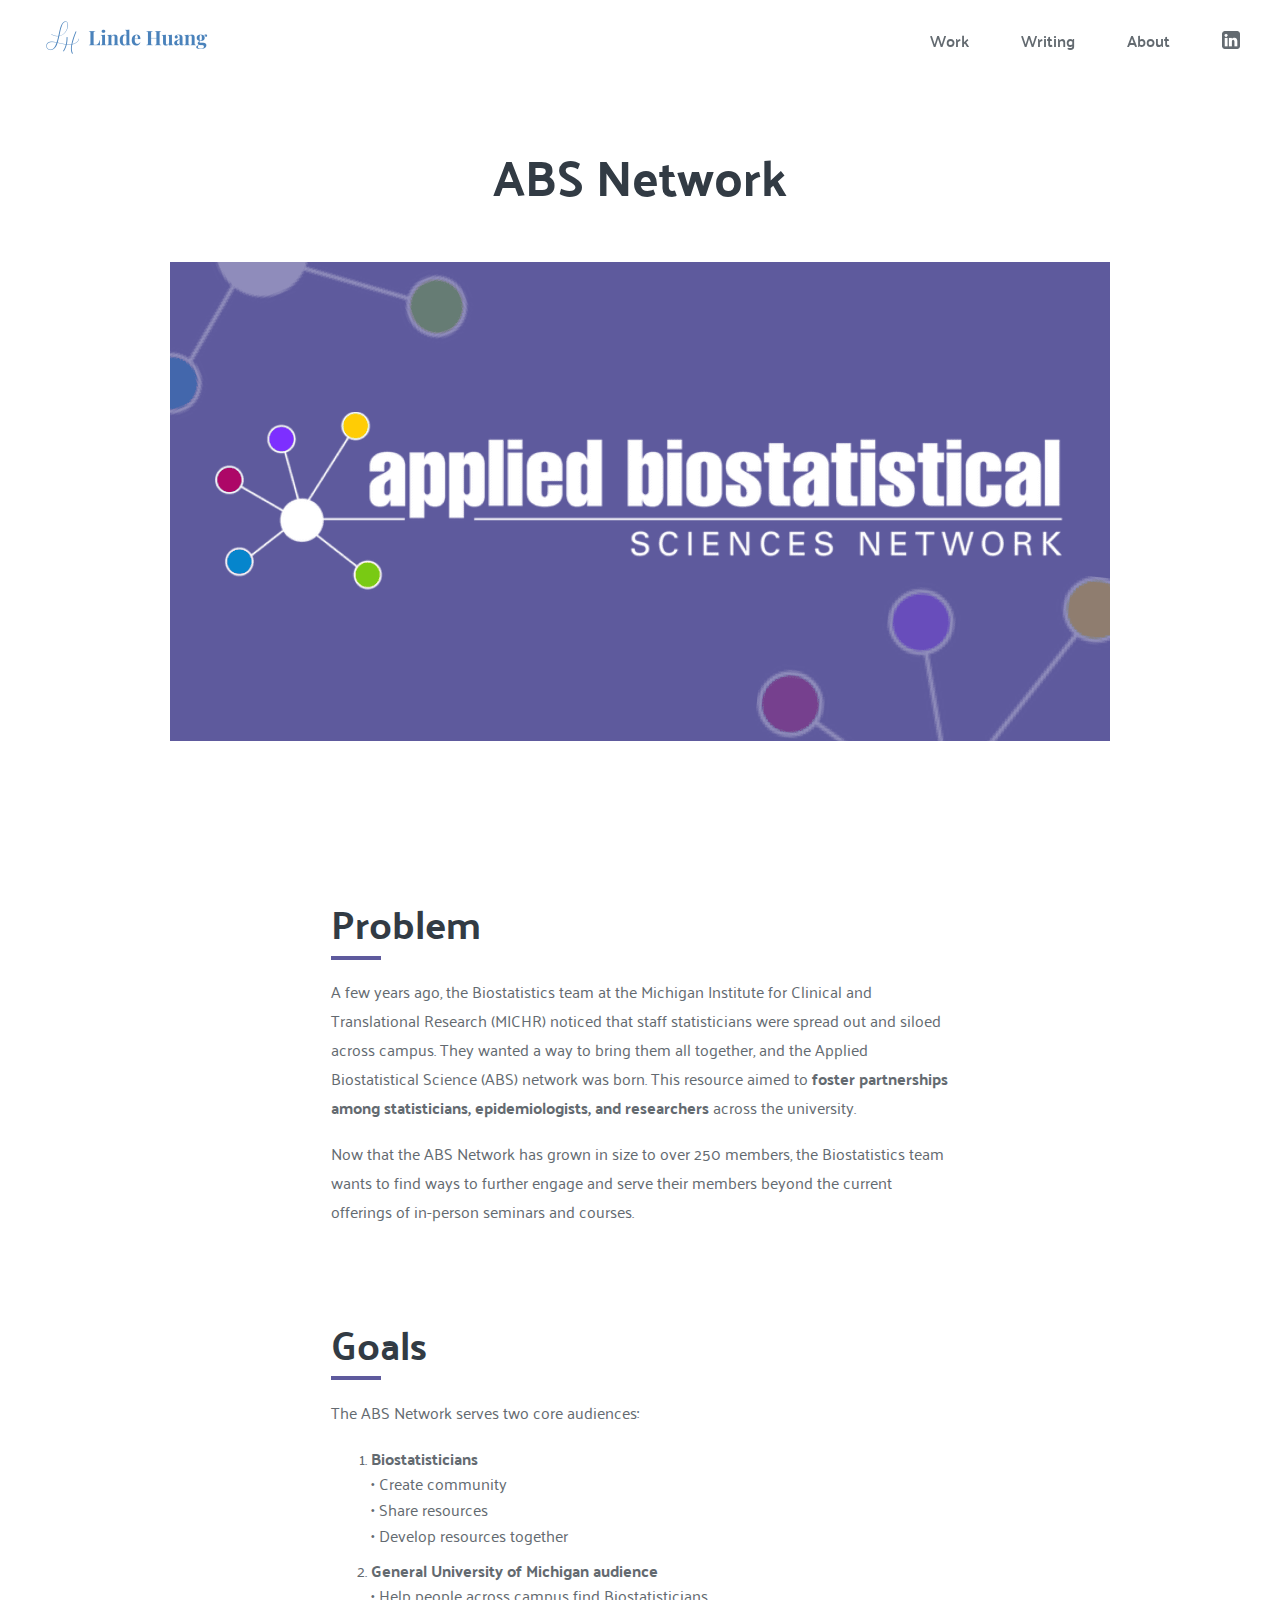
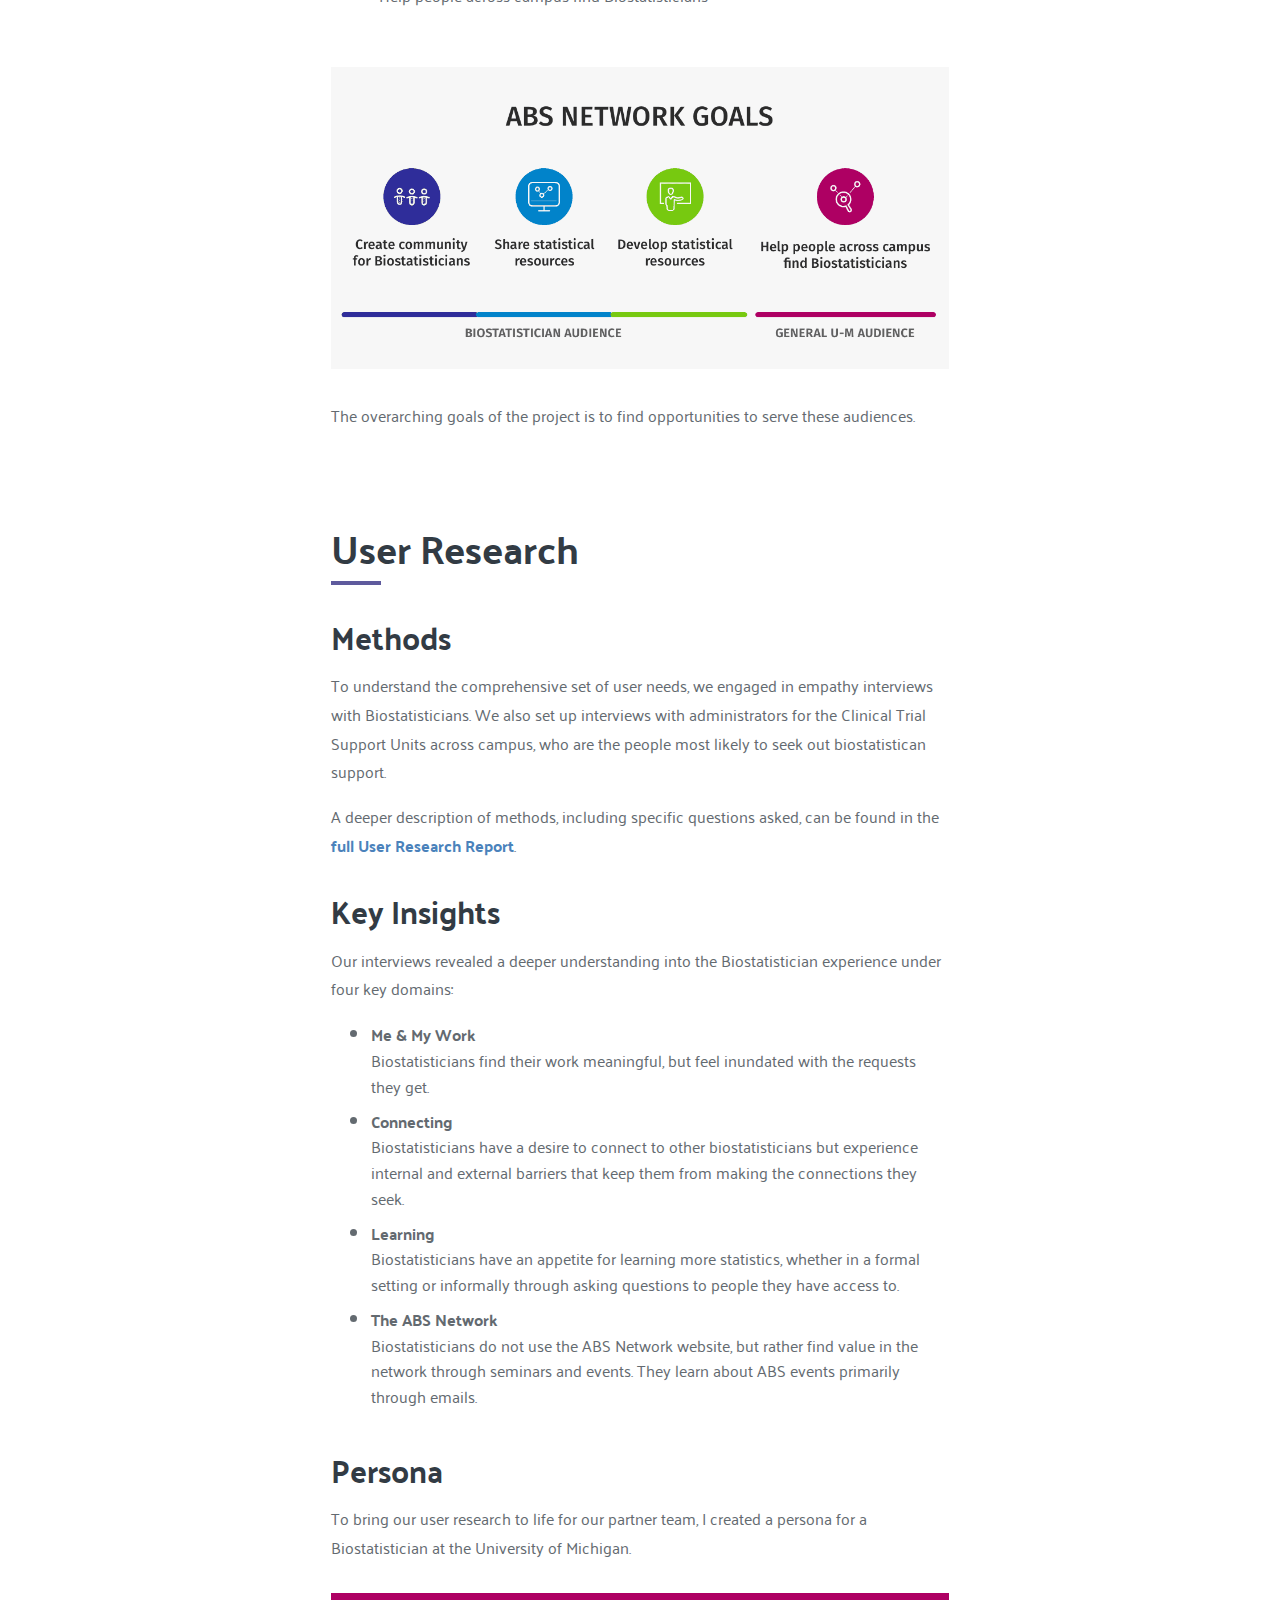
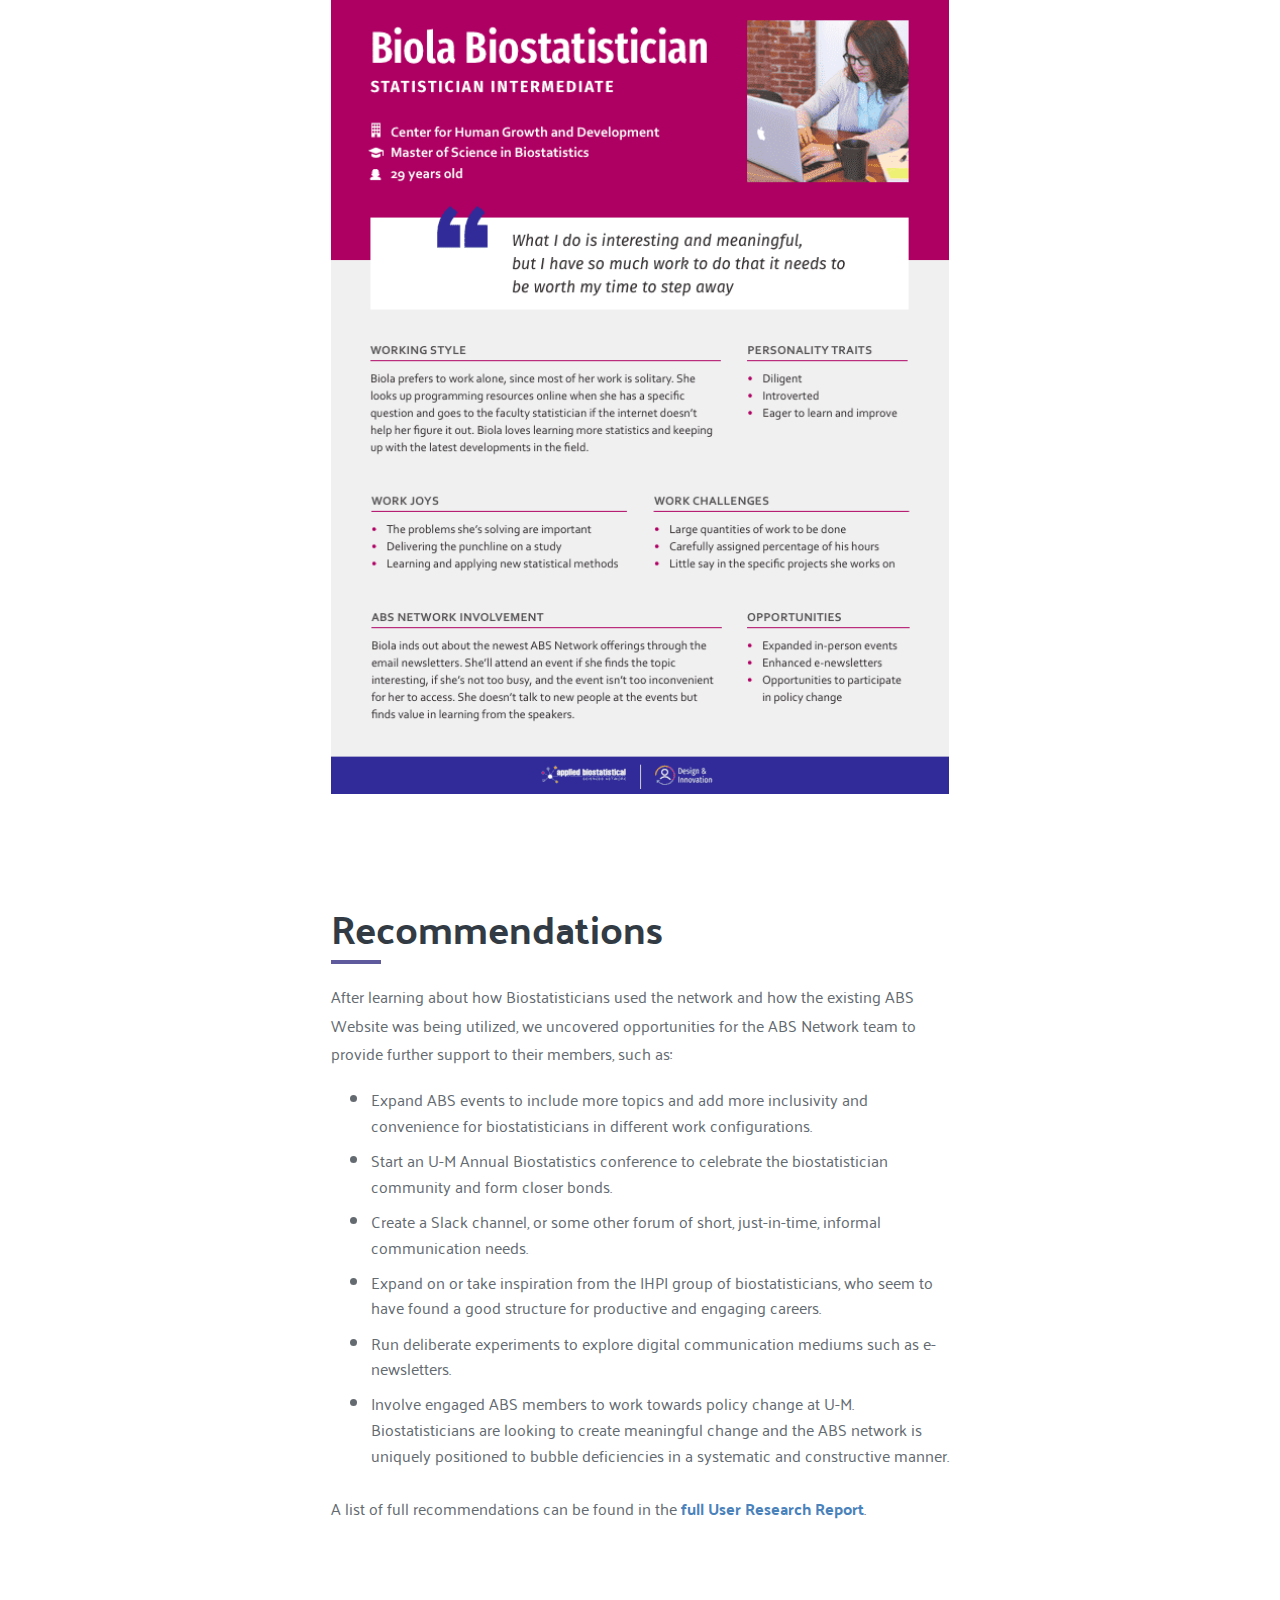
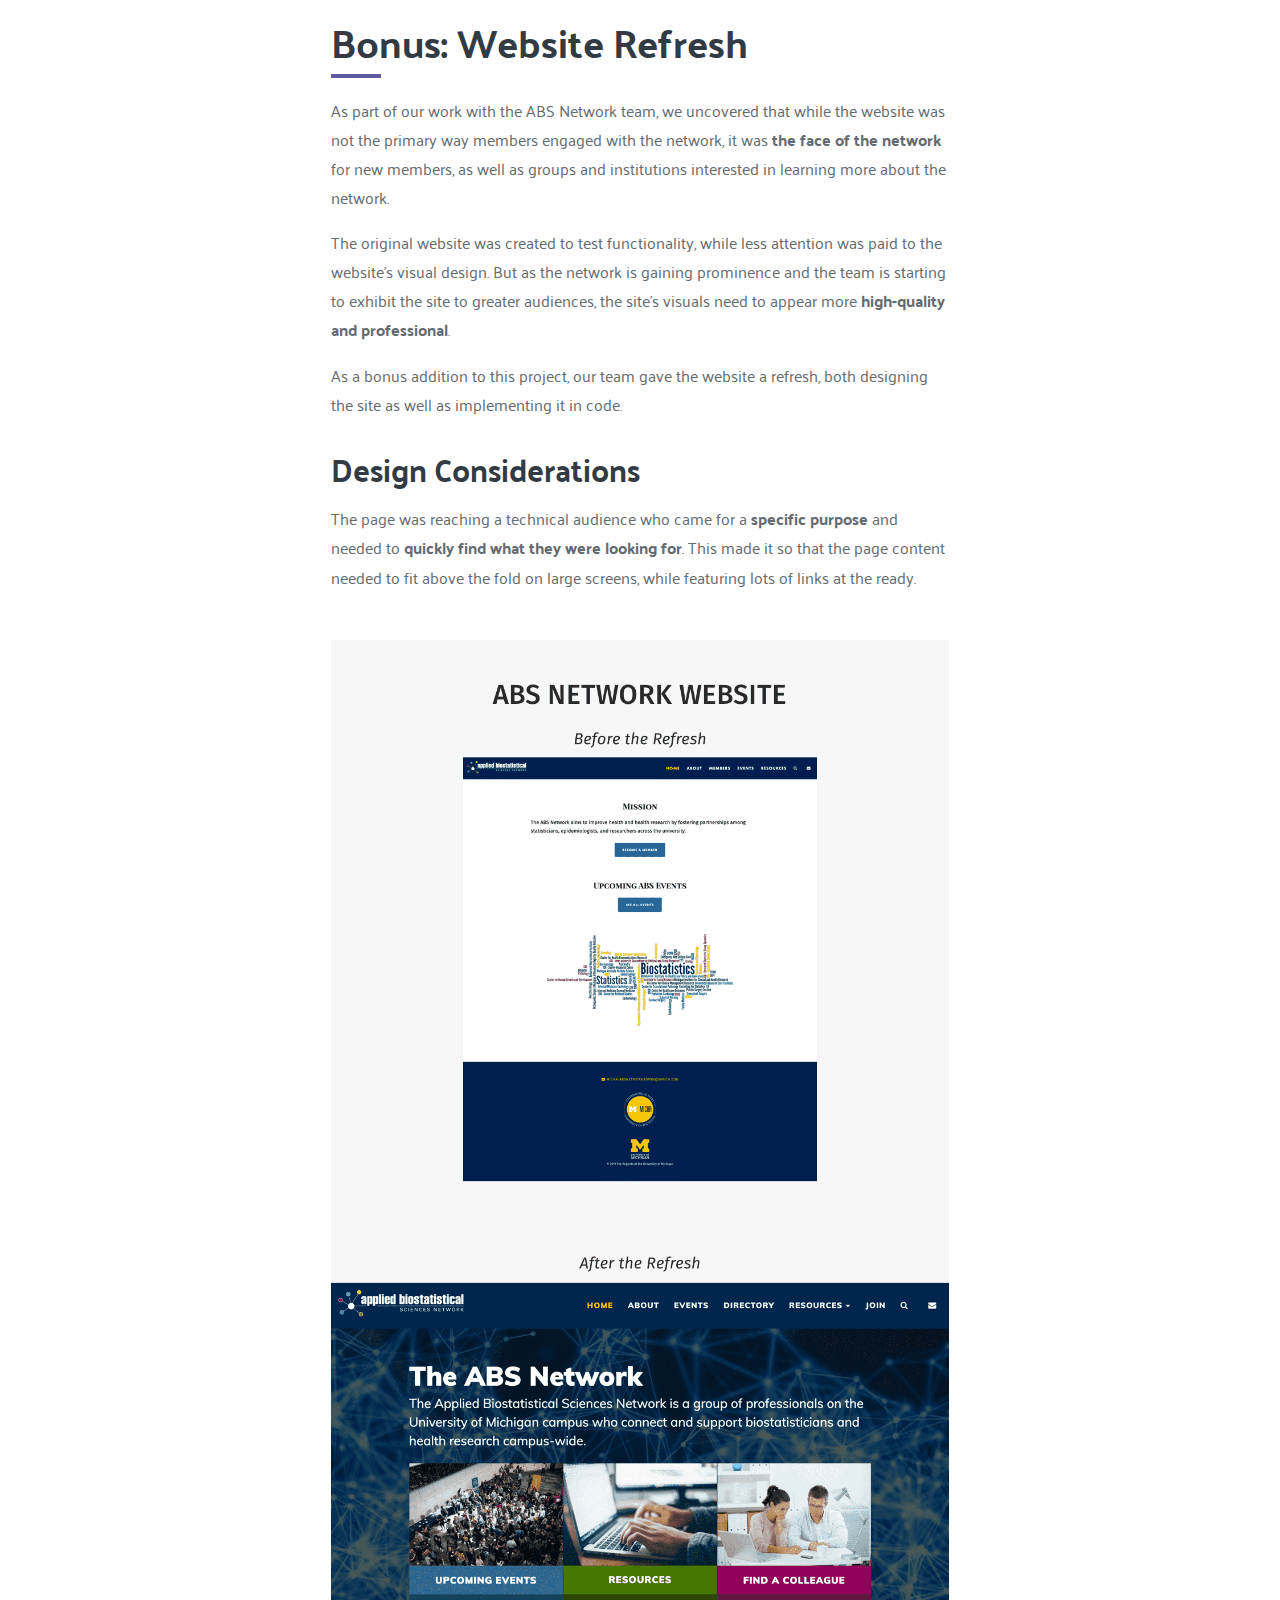
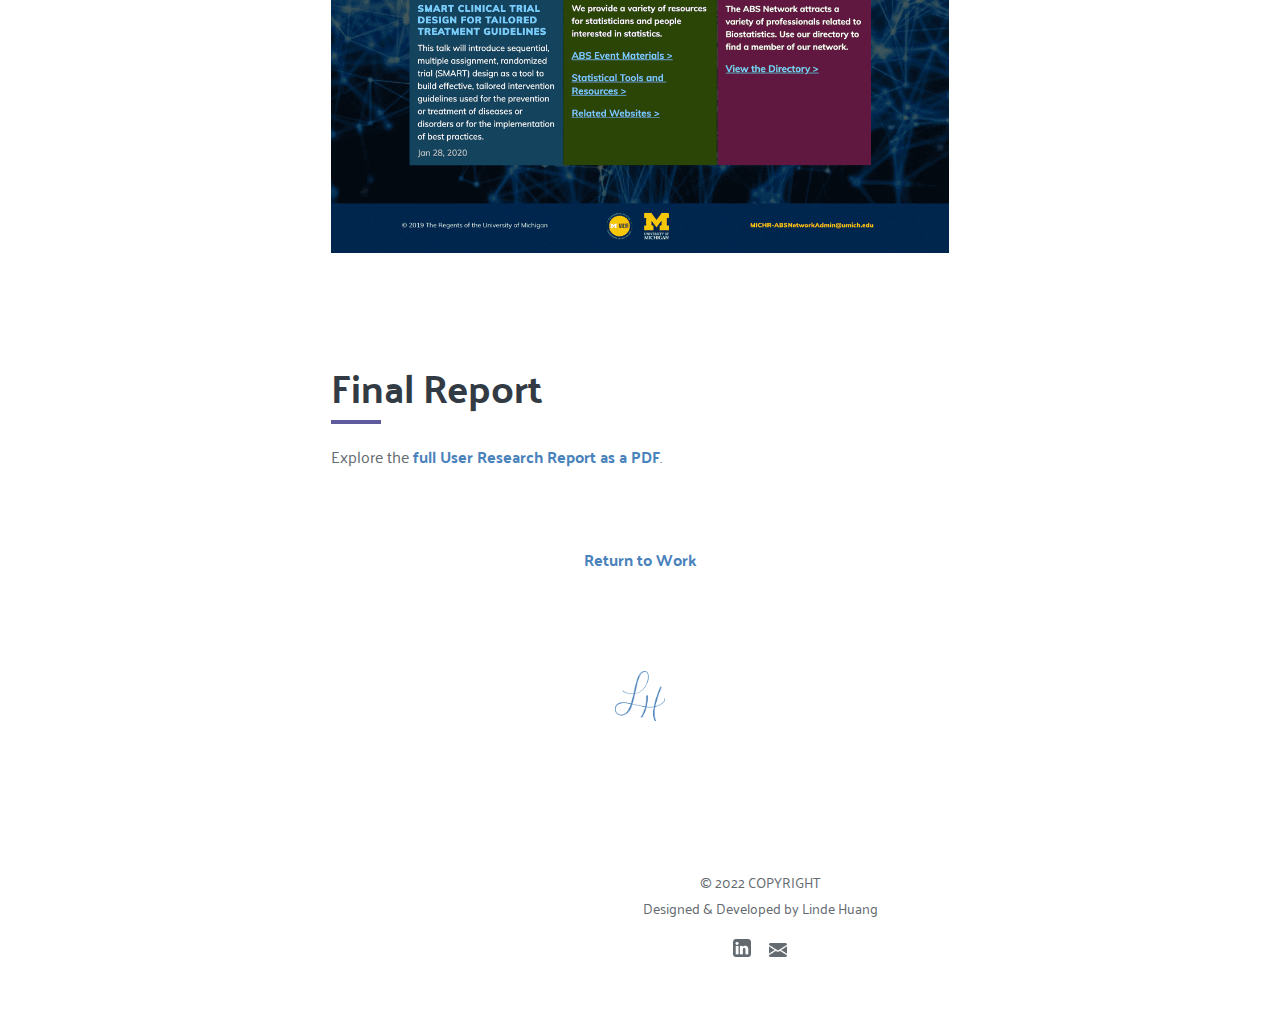
<file: work-abs-network.html>
<!DOCTYPE html>
<html>

<head>

    <!-- Global site tag (gtag.js) - Google Analytics -->
    <script async src="https://www.googletagmanager.com/gtag/js?id=G-2W7X3SQQSW"></script>
    <script>
        window.dataLayer = window.dataLayer || [];
        function gtag() { dataLayer.push(arguments); }
        gtag('js', new Date());

        gtag('config', 'G-2W7X3SQQSW');
    </script>

    <title>Linde Huang | ABS Network</title>
    <link rel="shortcut icon" href="assets/images/brand/LHOutline.png" />

    <meta charset="utf-8">
    <meta http-equiv="X-UA-Compatible" content="IE=edge">
    <meta name="viewport" content="width=device-width, initial-scale=1">

    <link href="https://fonts.googleapis.com/css?family=Overpass:300,700|Playfair+Display:800" rel="stylesheet">
    <link rel="stylesheet" type="text/css" href="assets/css/style.css">

    <!-- Scroll animations -->
    <link href="https://unpkg.com/aos@2.3.1/dist/aos.css" rel="stylesheet">

    <!--
  -
  -
  -  Hello there, you curious person you. It's Linde here. Welcome to my site!
  -
  -
-->


</head>
<header>
    <nav class="sticky">
        <div class="nav-logo">
            <a href="index.html">
                <img src="assets/images/brand/LHNameTitle.png" alt="Linde Huang Logo" id="lindeHuangLogo">
            </a>
        </div>
        <div class="main-nav">
            <ul>
                <li><a href="index.html#work" class="nav-link">Work</a></li>
                <li><a href="writing.html" class="nav-link">Writing</a></li>
                <li><a href="about.html" class="nav-link">About</a></li>
                <li><a href="https://www.linkedin.com/in/lindeluhuang" class="nav-link" target="_blank"><img
                            src="assets/images/headerfooter/LinkedInLogo.png" class="icon-inline"></a></li>
            </ul>
        </div>
    </nav>
</header>

<button onclick="topFunction()" id="scroll-to-top-btn"><img src="assets/images/headerfooter/scroll-to-top.png"
        alt="Scroll to top button" class="top-button transform-scale"></button>


<body>
    <div class="container-grid">
        <section id="top" data-color="absnetwork-color">
            <h1 class="full-width absnetwork-color-h1" data-aos="fade-down" data-aos-duration="1500">
                ABS Network
            </h1>
            <img src="assets/images/casestudiesall/CaseStudyABSNetwork.png" alt="ABS Network Case Study"
                class="image-full-width">
        </section>

        <nav class="toc"></nav>

        <article class="main-content">
            <section class="content-start" id="problem">
                <h2 class="partial-width absnetwork-color-h2">
                    Problem
                </h2>
                <p class="partial-width">
                    A few years ago, the Biostatistics team at the Michigan Institute for Clinical and Translational
                    Research (MICHR) noticed that staff statisticians were spread out and
                    siloed across campus. They wanted a way to bring them all together, and the Applied Biostatistical
                    Science (ABS) network was born. This resource aimed to <strong>foster partnerships among
                        statisticians,
                        epidemiologists, and researchers</strong> across the university.
                </p>
                <p class="partial-width">
                    Now that the ABS Network has grown in size to over 250 members, the Biostatistics team wants to find
                    ways to further engage and serve
                    their members beyond the current offerings of in-person seminars and courses.
                </p>
            </section>

            <section id="goals">
                <h2 class="partial-width absnetwork-color-h2">
                    Goals
                </h2>
                <p class="partial-width">
                    The ABS Network serves two core audiences:
                </p>
                <ol class="partial-width">
                    <li><strong>Biostatisticians</strong>
                        <br>• Create community
                        <br>• Share resources
                        <br>• Develop resources together
                    </li>
                    <li><strong>General University of Michigan audience</strong>
                        <br>• Help people across campus find Biostatisticians
                    </li>
                </ol>
                <img src="assets/images/absnetworkcasestudy/Goals.png" alt="ABS Network Case Study"
                    class="image-partial-width">
                <p class="partial-width">
                    The overarching goals of the project is to find opportunities to serve these audiences.
                </p>
            </section>

            <section id="userResearch">
                <h2 class="partial-width absnetwork-color-h2">
                    User Research
                </h2>
            </section>

            <section id="methods">
                <h3 class="partial-width">
                    Methods
                    </h2>
                    <p class="partial-width">
                        To understand the comprehensive set of user needs, we engaged in empathy interviews with
                        Biostatisticians.
                        We also set up interviews with administrators for the Clinical Trial Support Units across
                        campus,
                        who are the people most likely to seek out biostatistican support.
                    </p>
                    <p class="partial-width">
                        A deeper description of methods, including specific questions asked, can be found in the <a
                            href="assets/images/absnetworkcasestudy/ABSNetworkFullReport.pdf" target="_blank">full User
                            Research Report</a>.
                    </p>
            </section>

            <section id="keyInsights">
                <h3 class="partial-width">
                    Key Insights
                </h3>
                <p class="partial-width">
                    Our interviews revealed a deeper understanding into the Biostatistician experience under four key
                    domains:
                </p>
                <ul class="partial-width">
                    <li><strong>Me & My Work</strong>
                        <br>Biostatisticians find their work meaningful, but feel inundated with the requests they get.
                    </li>
                    <li><strong>Connecting</strong>
                        <br>Biostatisticians have a desire to connect to other biostatisticians but experience internal
                        and external barriers that keep them from making the connections they seek.
                    </li>
                    <li><strong>Learning</strong>
                        <br>Biostatisticians have an appetite for learning more statistics, whether in a formal setting
                        or informally through asking questions to people they have access to.
                    </li>
                    <li><strong>The ABS Network</strong>
                        <br>Biostatisticians do not use the ABS Network website, but rather find value in the network
                        through seminars and events. They learn about ABS events primarily through emails.
                    </li>
                </ul>
            </section>

            <section id="persona">
                <h3 class="partial-width">
                    Persona
                </h3>
                <p class="partial-width no-margin-bottom">
                    To bring our user research to life for our partner team, I created a persona for a
                    Biostatistician at the University of Michigan.
                </p>
                <img src="assets/images/absnetworkcasestudy/Persona.png" alt="ABS Network Case Study"
                    class="image-partial-width">
            </section>

            <section id="recommendations">
                <h2 class="partial-width absnetwork-color-h2">
                    Recommendations
                </h2>
                <p class="partial-width">
                    After learning about how Biostatisticians used the network and how the existing ABS Website was
                    being utilized, we uncovered opportunities for the ABS Network team to provide further support to
                    their members, such as:
                </p>
                <ul class="partial-width">
                    <li>Expand ABS events to include more topics and add more inclusivity and convenience for
                        biostatisticians in different work configurations.
                    </li>
                    <li>Start an U-M Annual Biostatistics conference to celebrate the biostatistician community and form
                        closer bonds.
                    </li>
                    <li>Create a Slack channel, or some other forum of short, just-in-time, informal communication
                        needs.
                    </li>
                    <li>Expand on or take inspiration from the IHPI group of biostatisticians, who seem to have found a
                        good structure for productive and engaging careers.
                    </li>
                    <li>Run deliberate experiments to explore digital communication mediums such as e-newsletters.
                    </li>
                    <li>Involve engaged ABS members to work towards policy change at U-M. Biostatisticians are looking
                        to create meaningful change and the ABS network is uniquely positioned to bubble deficiencies in
                        a systematic and constructive manner.
                    </li>
                </ul>
                <p class="partial-width">
                    A list of full recommendations can be found in the <a
                        href="assets/images/absnetworkcasestudy/ABSNetworkFullReport.pdf" target="_blank">full User
                        Research Report</a>.
                </p>
            </section>

            <section id="bonusWebRefresh">
                <h2 class="partial-width absnetwork-color-h2">
                    Bonus: Website Refresh
                </h2>
                <p class="partial-width">
                    As part of our work with the ABS Network team, we uncovered that while the website was not the
                    primary way members engaged with the network, it was <strong>the face of the network</strong> for
                    new
                    members, as well as
                    groups and institutions interested in learning more about the network.
                </p>
                <p class="partial-width">
                    The original website was created to test functionality, while less attention was paid to the
                    website’s visual design. But as the network is gaining prominence and the team is starting to
                    exhibit the site to greater
                    audiences, the site’s visuals need to appear more <strong>high-quality and professional</strong>.
                </p>
                <p class="partial-width">
                    As a bonus addition to this project, our team gave the website a refresh, both designing the site as
                    well as implementing it in code.
                </p>
            </section>

            <section id="designConsiderations">
                <h3 class="partial-width">
                    Design Considerations
                </h3>
                <p class="partial-width">
                    The page was reaching a technical audience who came for a <strong>specific purpose</strong> and
                    needed
                    to <strong>quickly
                        find what they were looking for</strong>. This made it so that the page content needed to fit
                    above
                    the fold
                    on large screens, while featuring lots of links at the ready.
                </p>
                <img src="assets/images/absnetworkcasestudy/WebRefresh.png" alt="ABS Network Case Study"
                    class="image-partial-width">
            </section>

            <section id="finalReport">
                <h2 class="partial-width absnetwork-color-h2">
                    Final Report
                </h2>
                <p class="partial-width">
                    Explore the <a href="assets/images/absnetworkcasestudy/ABSNetworkFullReport.pdf"
                        target="_blank">full
                        User
                        Research Report as a PDF</a>.
                </p>
            </section>




            <p class="partial-width centered">
                <br><br><a href="index.html#work">Return to Work</a>
                <br>
                <img src="assets/images/brand/LHOutline.png" alt="Linde Huang minimal logo" class="page-end-logo">
            </p>
        </article>
    </div>


    <footer class="work-footer">
        <p>© 2022 COPYRIGHT <br>Designed & Developed by Linde Huang</p>
        <ul>
            <li><a href="https://www.linkedin.com/in/lindeluhuang" target="_blank"><img class="icon-inline"
                        src="assets/images/headerfooter/LinkedInLogo.png"></a></li>
            <li><a href="mailto:linde.lu.huang@gmail.com" target="_blank"><img class="icon-inline"
                        src="assets/images/headerfooter/MailLogo.png"></a></li>
        </ul>
    </footer>
</body>

<script src="https://unpkg.com/aos@2.3.1/dist/aos.js"></script>
<script>
    AOS.init();
</script>
<script src="assets/js/toc.js"></script>
<script src="assets/js/header.js"></script>
<script src="assets/js/scroll-to-top.js"></script>

</html>
</file>
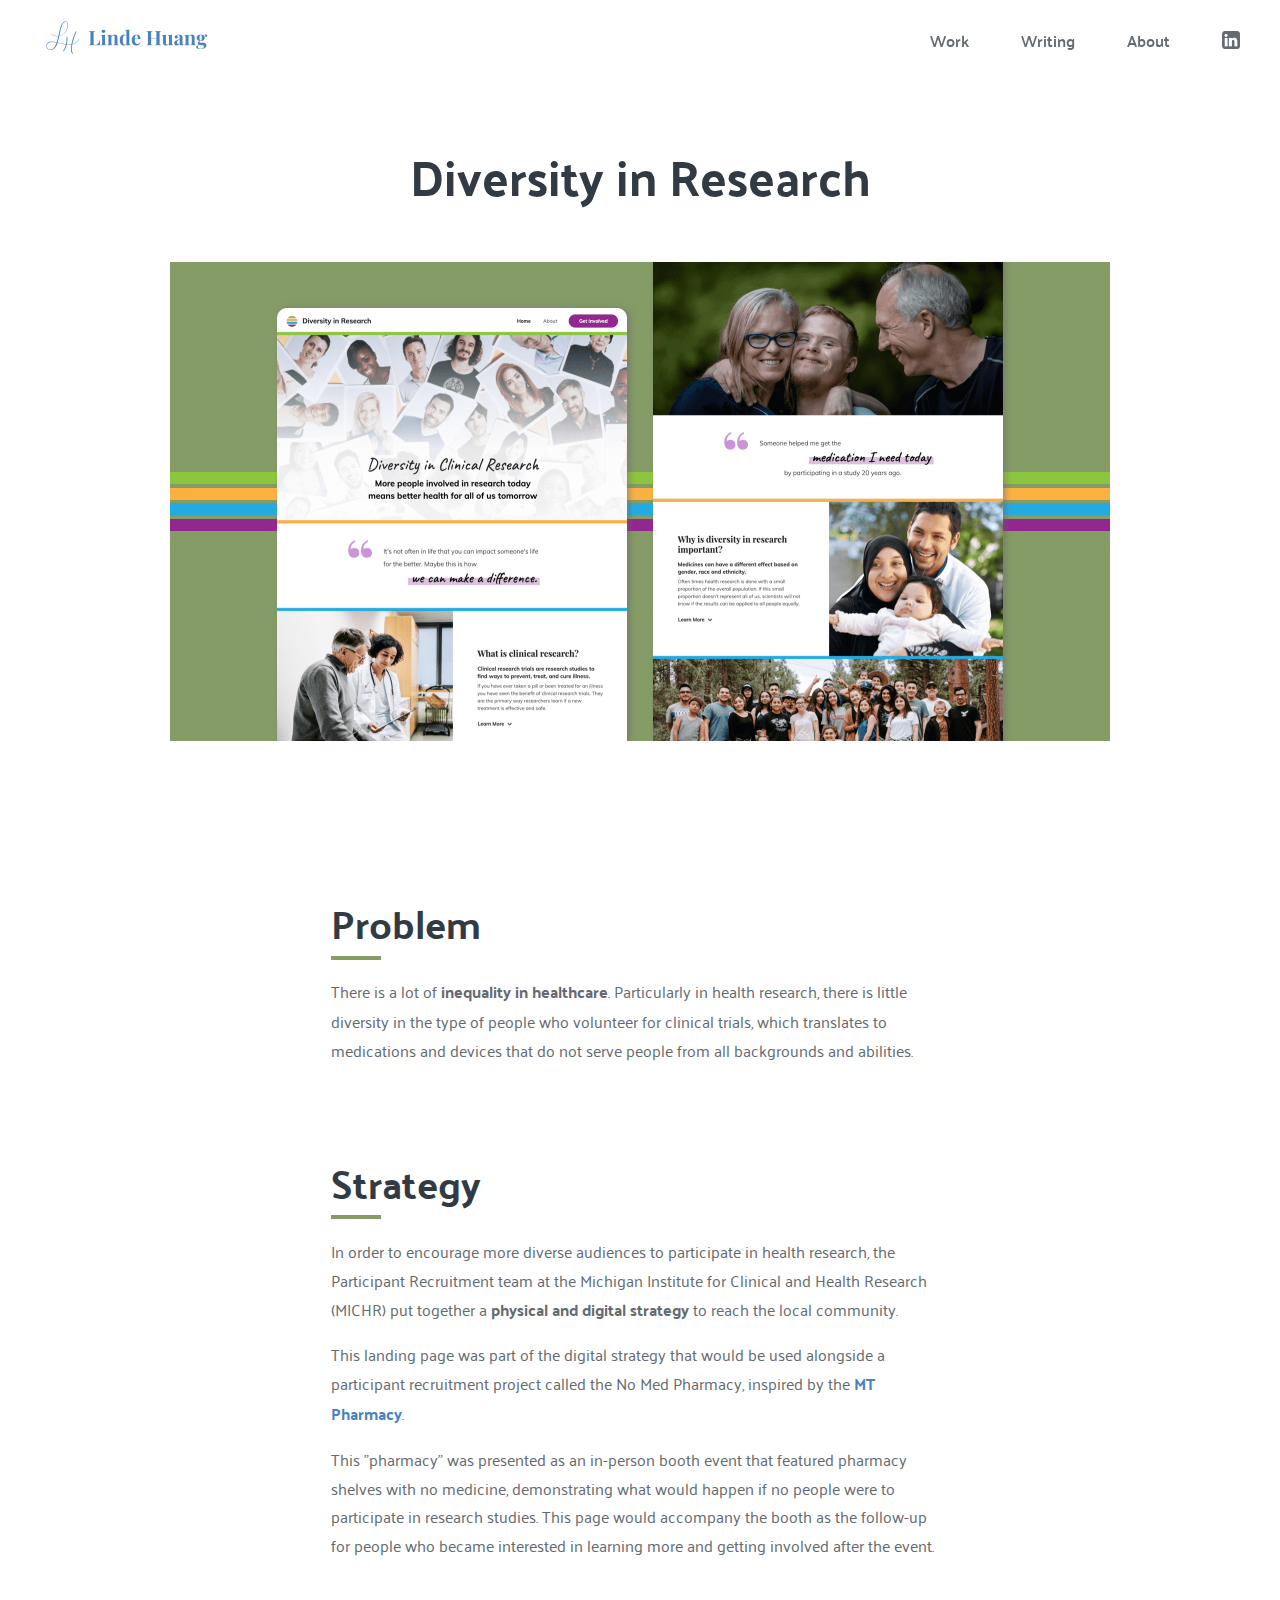
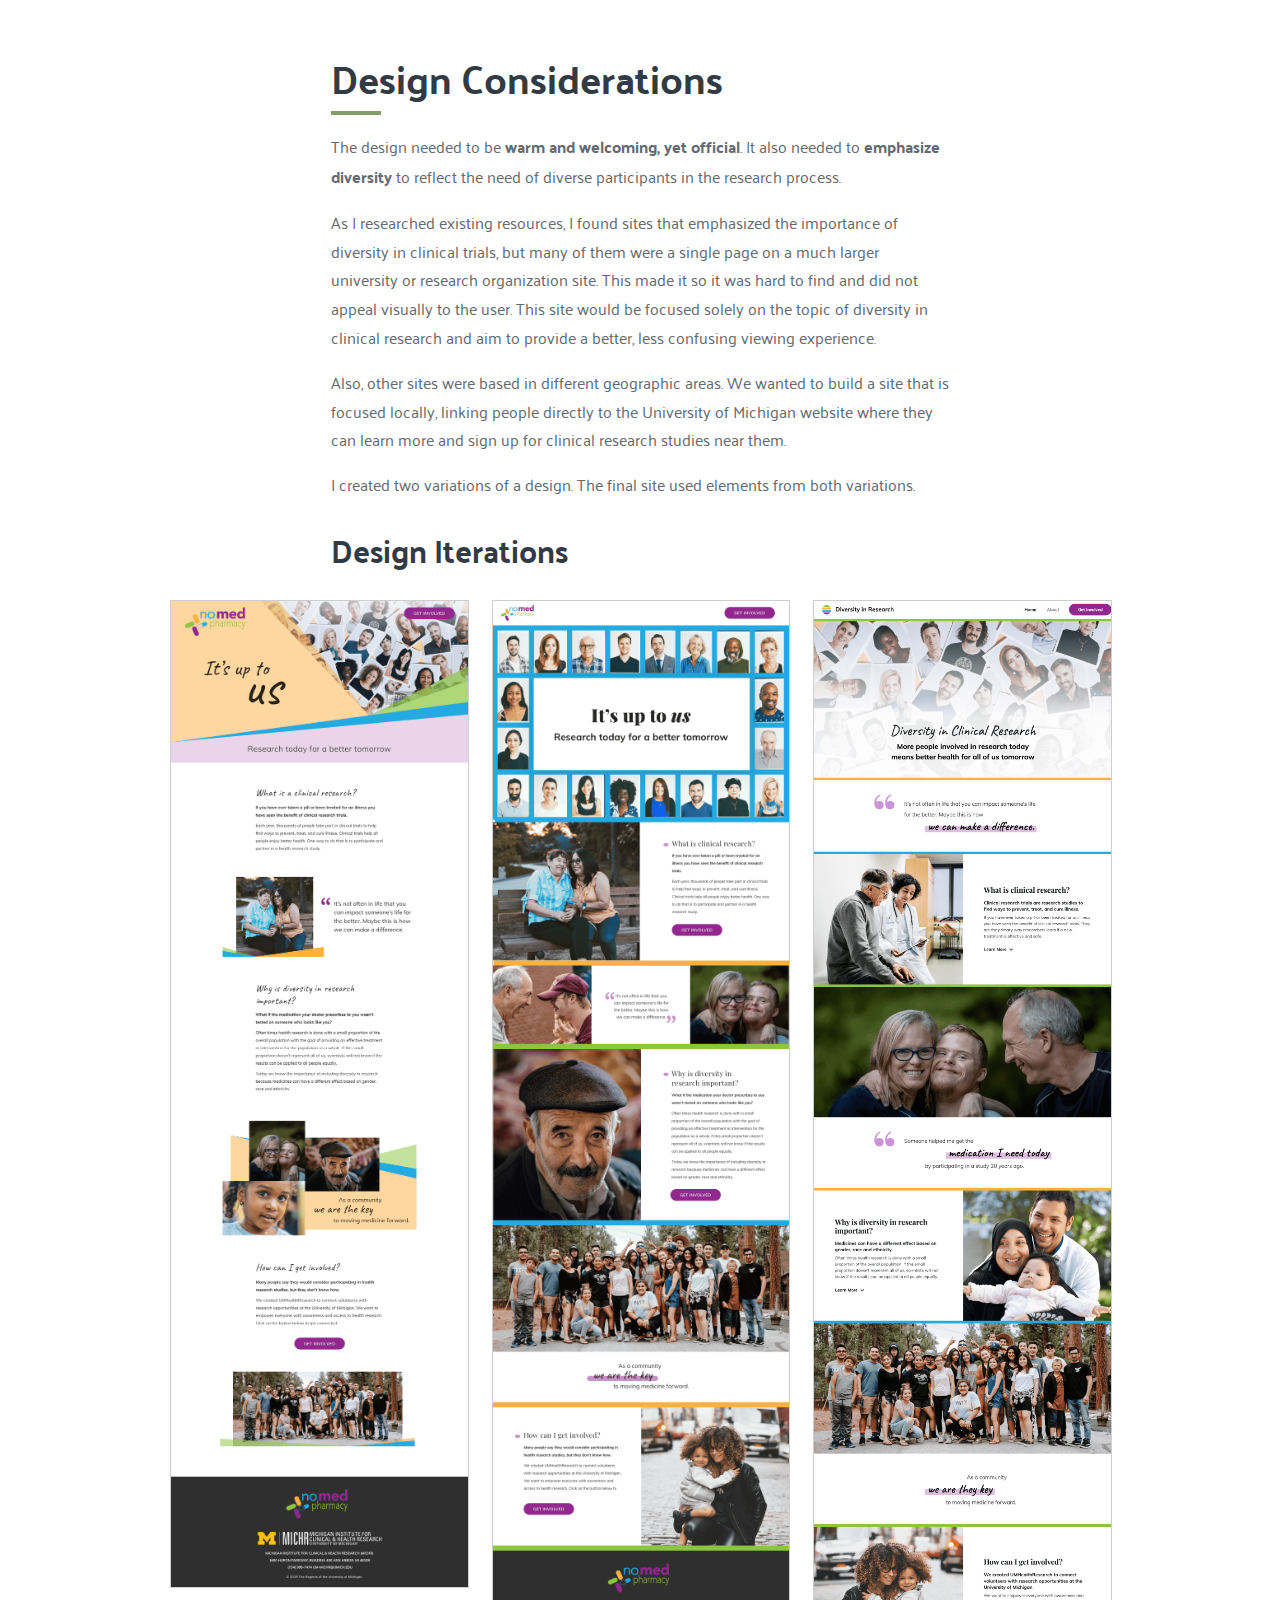
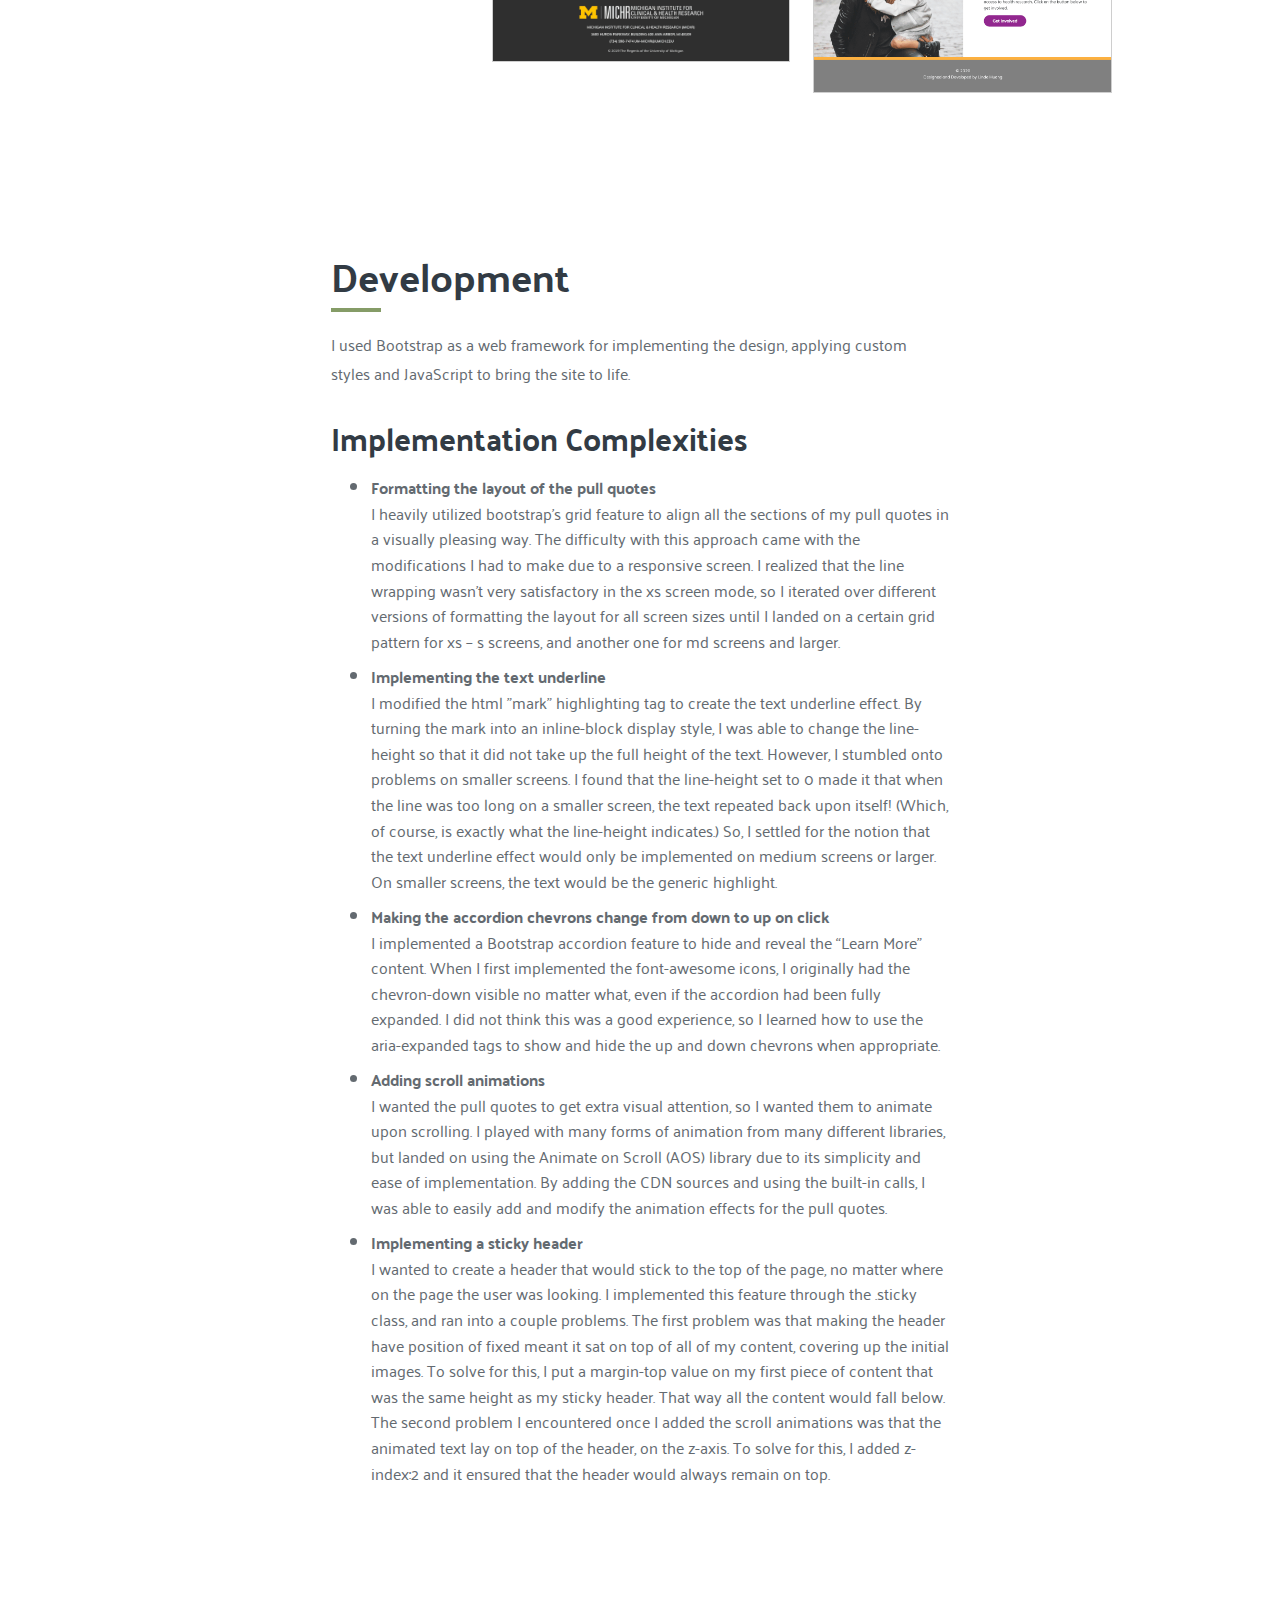
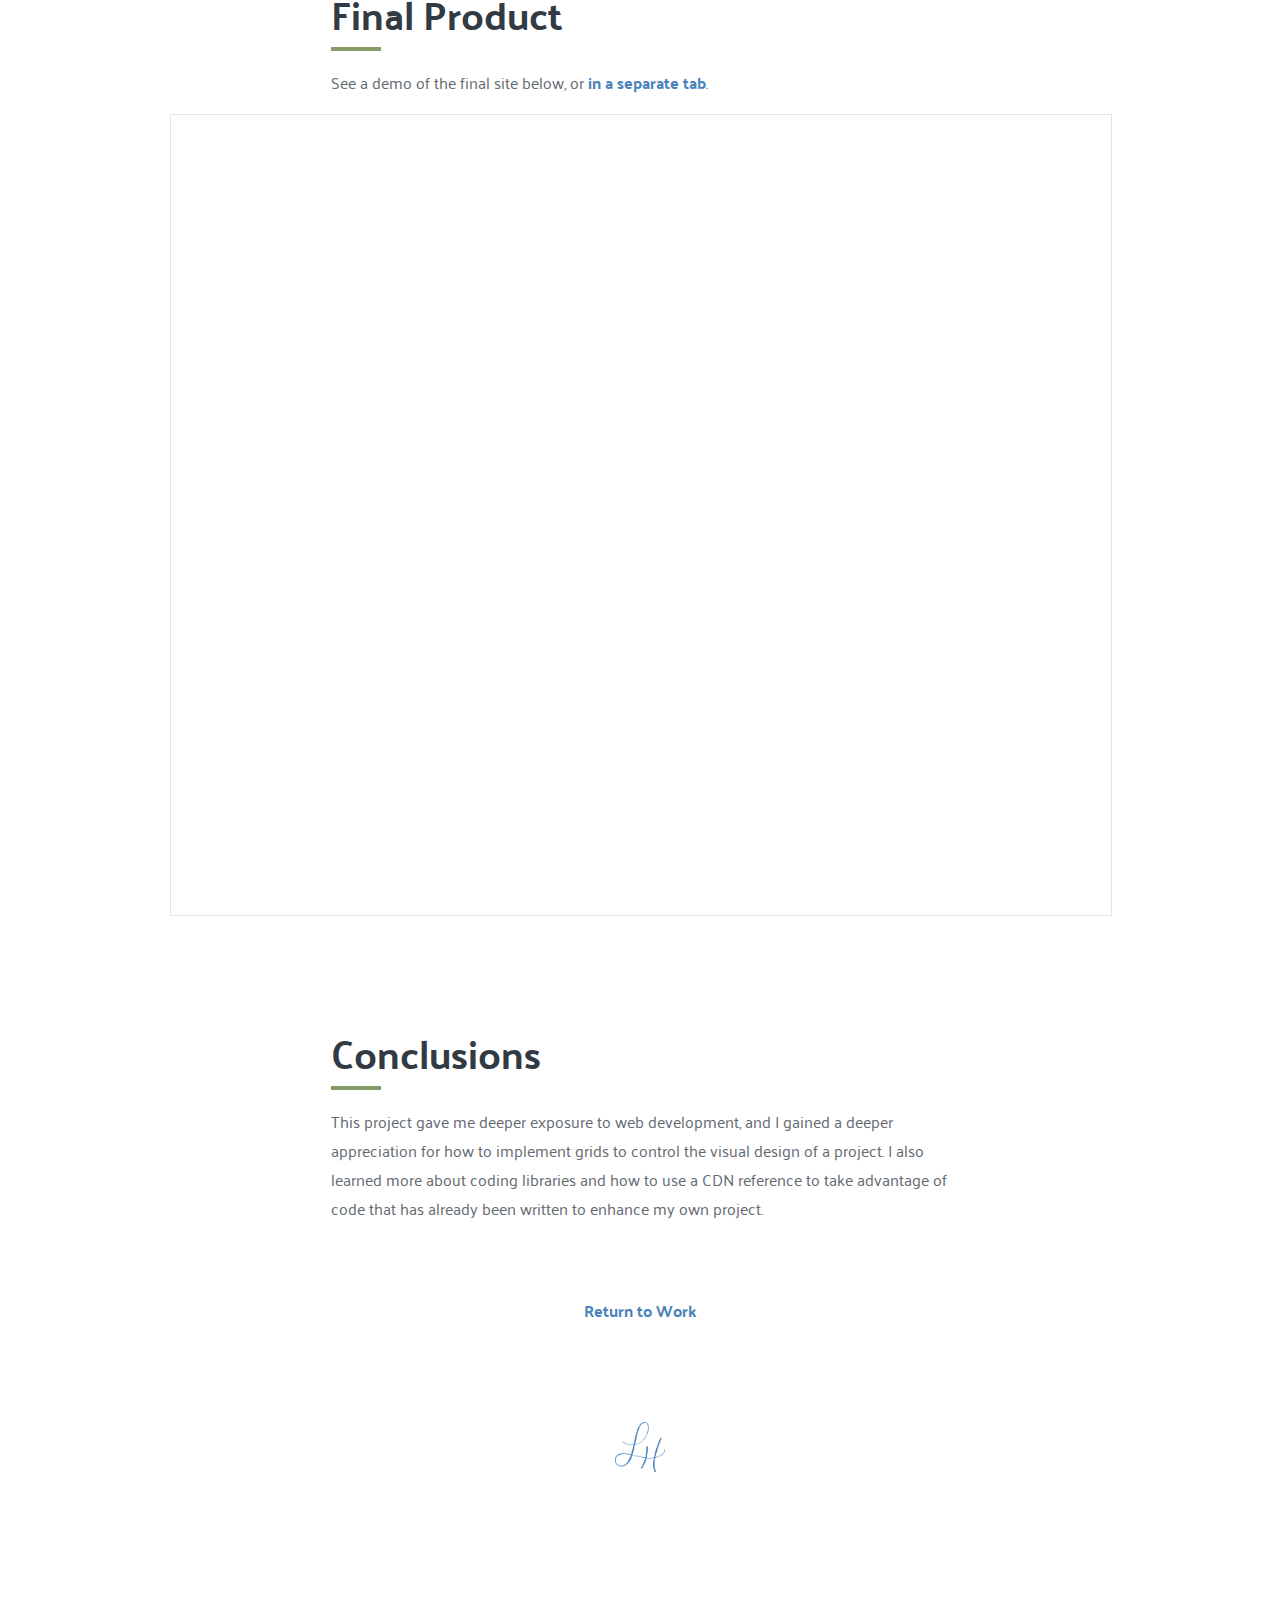
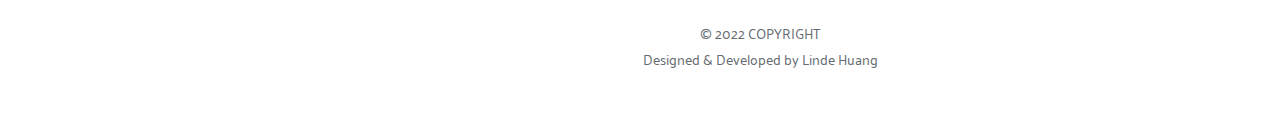
<file: work-diversity-in-research.html>
<!DOCTYPE html>
<html>

<head>

<!-- Global site tag (gtag.js) - Google Analytics -->
<script async src="https://www.googletagmanager.com/gtag/js?id=G-2W7X3SQQSW"></script>
<script>
  window.dataLayer = window.dataLayer || [];
  function gtag(){dataLayer.push(arguments);}
  gtag('js', new Date());

  gtag('config', 'G-2W7X3SQQSW');
</script>

    <title>Linde Huang | Diversity in Research</title>
    <link rel="shortcut icon" href="assets/images/brand/LHOutline.png" />

    <meta charset="utf-8">
    <meta http-equiv="X-UA-Compatible" content="IE=edge">
    <meta name="viewport" content="width=device-width, initial-scale=1">

    <link href="https://fonts.googleapis.com/css?family=Overpass:300,700|Playfair+Display:800" rel="stylesheet">
    <link rel="stylesheet" type="text/css" href="assets/css/style.css">

    <!-- Scroll animations -->
    <link href="https://unpkg.com/aos@2.3.1/dist/aos.css" rel="stylesheet">

    <!--
  -
  -
  -  Hello there, you curious person you. It's Linde here. Welcome to my site!
  -
  -
-->

</head>

<header>
    <nav class="sticky">
        <div class="nav-logo">
            <a href="index.html">
                <img src="assets/images/brand/LHNameTitle.png" alt="Linde Huang Logo" id="lindeHuangLogo">
            </a>
        </div>
        <div class="main-nav">
            <ul>
                <li><a href="index.html#work" class="nav-link">Work</a></li>
                <li><a href="writing.html" class="nav-link">Writing</a></li>
                <li><a href="about.html" class="nav-link">About</a></li>
                <li><a href="https://www.linkedin.com/in/lindeluhuang" class="nav-link" target="_blank"><img
                            src="assets/images/headerfooter/LinkedInLogo.png" class="icon-inline"></a></li>
            </ul>
        </div>
    </nav>
</header>

<button onclick="topFunction()" id="scroll-to-top-btn"><img src="assets/images/headerfooter/scroll-to-top.png"
    alt="Scroll to top button" class="top-button transform-scale"></button>

<body>
    <div class="container-grid">
        <section id="top" data-color="diversityinresearch-color">
            <h1 class="full-width diversityinresearch-color-h1" data-aos="fade-down" data-aos-duration="1500">
                Diversity in Research
            </h1>
            <img src="assets/images/casestudiesall/CaseStudyDiversityinResearch.png" alt="Wishing Wall Case Study"
                class="image-full-width">
        </section>

        <nav class="toc"></nav>

        <article class="main-content">
            <section class="content-start" id="problem">
                <h2 class="partial-width diversityinresearch-color-h2">
                    Problem
                </h2>
                <p class="partial-width">
                    There is a lot of <strong>inequality in healthcare</strong>. Particularly in health research, there
                    is
                    little diversity
                    in the type of people who volunteer for clinical trials, which translates to medications and devices
                    that do not serve people from all backgrounds and abilities.
                </p>
            </section>

            <section id="strategy">
                <h2 class="partial-width diversityinresearch-color-h2">
                    Strategy
                </h2>
                <p class="partial-width">
                    In order to encourage more diverse audiences to participate in health research, the Participant
                    Recruitment team at the Michigan Institute for Clinical and Health Research (MICHR) put together a
                    <strong>physical and digital strategy</strong> to reach the local community.
                </p>

                <p class="partial-width">
                    This landing page was part of the digital strategy that would be used alongside a participant
                    recruitment project called the No Med Pharmacy,
                    inspired by the <a href="https://www.youtube.com/watch?v=w90COWBW03g" target="_blank">MT
                        Pharmacy</a>.

                </p>
                <p class="partial-width">
                    This "pharmacy" was presented as an in-person booth event that featured pharmacy
                    shelves with no medicine, demonstrating what would happen if no people were to participate in
                    research
                    studies. This page would accompany the booth as the follow-up for people who became interested
                    in learning more and getting involved after the event.
                </p>
            </section>

            <section id="designConsiderations">
                <h2 class="partial-width diversityinresearch-color-h2">
                    Design Considerations
                </h2>
                <p class="partial-width">
                    The design needed to be <strong>warm and welcoming, yet official</strong>. It also needed to
                    <strong>emphasize diversity</strong> to reflect the need of diverse participants in the research
                    process.
                </p>
                <p class="partial-width">
                    As I researched existing resources, I found sites that emphasized the importance of diversity in
                    clinical trials, but many of them were a single page on a much larger university or research
                    organization site. This made it so it was hard to find and did not appeal visually to the user. This
                    site
                    would be focused solely on the topic of diversity in clinical research and aim to provide a better,
                    less
                    confusing viewing experience.
                </p>
                <p class="partial-width">
                    Also, other sites were based in different geographic areas. We wanted to build a site that is
                    focused
                    locally, linking people directly to the University of Michigan website where they can learn more and
                    sign up for clinical research studies near them.
                </p>
                <p class="partial-width">
                    I created two variations of a design. The final site used elements from both variations.
                </p>
            </section>

            <section id="designIterations">
                <h3 class="partial-width">
                    Design Iterations
                </h3>
                <div class="full-width image-grid-3col image-grid-margins">
                    <img src="assets/images/diversityinresearchcasestudy/NoMed1.png"
                        alt="No Med Pharmacy Design Option 1" style="border:1px solid #cecece">
                    <img src="assets/images/diversityinresearchcasestudy/NoMed2.png"
                        alt="No Med Pharmacy Design Option 2" style="border:1px solid #cecece">
                    <img src="assets/images/diversityinresearchcasestudy/diversityinresearch.png"
                        alt="No Med Pharmacy Design Option 3" style="border:1px solid #cecece">
                </div>
            </section>

            <section id="development">
                <h2 class="partial-width diversityinresearch-color-h2">
                    Development
                </h2>
                <p class="partial-width">
                    I used Bootstrap as a web framework for implementing the design, applying custom styles and
                    JavaScript
                    to bring the site to life.
                </p>
            </section>

            <section id="implementationComplexities">
                <h3 class="partial-width">
                    Implementation Complexities
                </h3>
                <ul class="partial-width">
                    <li><strong>Formatting the layout of the pull quotes</strong>
                        <br>I heavily utilized bootstrap’s grid feature to align all the sections of my pull quotes in a
                        visually pleasing way.
                        The difficulty with this approach came with the modifications I had to make due to a responsive
                        screen. I realized that the line wrapping wasn’t very satisfactory in the xs screen mode, so I
                        iterated over different versions of formatting the layout for all screen sizes until I landed on
                        a
                        certain grid pattern for xs – s screens, and another one for md screens and larger.

                    </li>
                    <li><strong>Implementing the text underline</strong>
                        <br>I modified the html "mark" highlighting tag to create the text underline effect. By turning
                        the
                        mark into an inline-block display style, I was able to change the line-height so that it did not
                        take up the full height of the text.
                        However, I stumbled onto problems on smaller screens. I found that the line-height set to 0 made
                        it
                        that when the line was too long on a smaller screen, the text repeated back upon itself! (Which,
                        of
                        course, is exactly what the line-height indicates.)
                        So, I settled for the notion that the text underline effect would only be implemented on medium
                        screens or larger. On smaller screens, the text would be the generic highlight.
                    </li>
                    <li><strong>Making the accordion chevrons change from down to up on click</strong>
                        <br>I implemented a Bootstrap accordion feature to hide and reveal the “Learn More” content.
                        When I first implemented the font-awesome icons, I originally had the chevron-down visible no
                        matter
                        what, even if the accordion had been fully expanded. I did not think this was a good experience,
                        so
                        I learned how to use the aria-expanded tags to show and hide the up and down chevrons when
                        appropriate.
                    </li>

                    <li><strong>Adding scroll animations</strong>
                        <br>I wanted the pull quotes to get extra visual attention, so I wanted them to animate upon
                        scrolling.
                        I played with many forms of animation from many different libraries, but landed on using the
                        Animate
                        on Scroll (AOS) library due to its simplicity and ease of implementation. By adding the CDN
                        sources
                        and using the built-in calls, I was able to easily add and modify the animation effects for the
                        pull
                        quotes.
                    </li>
                    <li><strong>Implementing a sticky header</strong>
                        <br>I wanted to create a header that would stick to the top of the page, no matter where on the
                        page
                        the user was looking.
                        I implemented this feature through the .sticky class, and ran into a couple problems.
                        The first problem was that making the header have position of fixed meant it sat on top of all
                        of my
                        content, covering up the initial images. To solve for this, I put a margin-top value on my first
                        piece of content that was the same height as my sticky header. That way all the content would
                        fall
                        below.
                        The second problem I encountered once I added the scroll animations was that the animated text
                        lay
                        on top of the header, on the z-axis. To solve for this, I added z-index:2 and it ensured that
                        the
                        header would always remain on top.
                    </li>
                </ul>
            </section>

            <section id="finalProduct">
                <h2 class="partial-width diversityinresearch-color-h2">
                    Final Product
                </h2>
                <p class="partial-width">
                    See a demo of the final site below, or <a
                        href="https://lindeluhuang.github.io/diversity-in-research/" target="_blank">
                        in a separate tab</a>.
                </p>
                <div class="full-width centered">
                    <iframe style="border: 1px solid rgba(0, 0, 0, 0.1);" width="940" height="800"
                        src="https://lindeluhuang.github.io/diversity-in-research/" allowfullscreen></iframe>
                    <br><br>
                </div>
            </section>

            <section id="conclusions">
                <h2 class="partial-width diversityinresearch-color-h2">
                    Conclusions
                </h2>
                <p class="partial-width">
                    This project gave me deeper exposure to web development, and I gained a deeper appreciation for how
                    to
                    implement grids to control the visual design of a project. I also learned more about
                    coding libraries and how to use a CDN reference to take advantage of code that
                    has already been written to enhance my own project.
                </p>
            </section>


            <p class="partial-width centered">
                <br><br><a href="index.html#work">Return to Work</a>
                <br>
                <img src="assets/images/brand/LHOutline.png" alt="Linde Huang minimal logo" class="page-end-logo">
            </p>



        </article>

    </div>

    <footer class="work-footer">
        <p>© 2022 COPYRIGHT <br>Designed & Developed by Linde Huang</p>
    </footer>
</body>


<script src="https://unpkg.com/aos@2.3.1/dist/aos.js"></script>
<script>
    AOS.init();
</script>
<script src="assets/js/toc.js"></script>
<script src="assets/js/header.js"></script>
<script src="assets/js/scroll-to-top.js"></script>



</html>
</file>
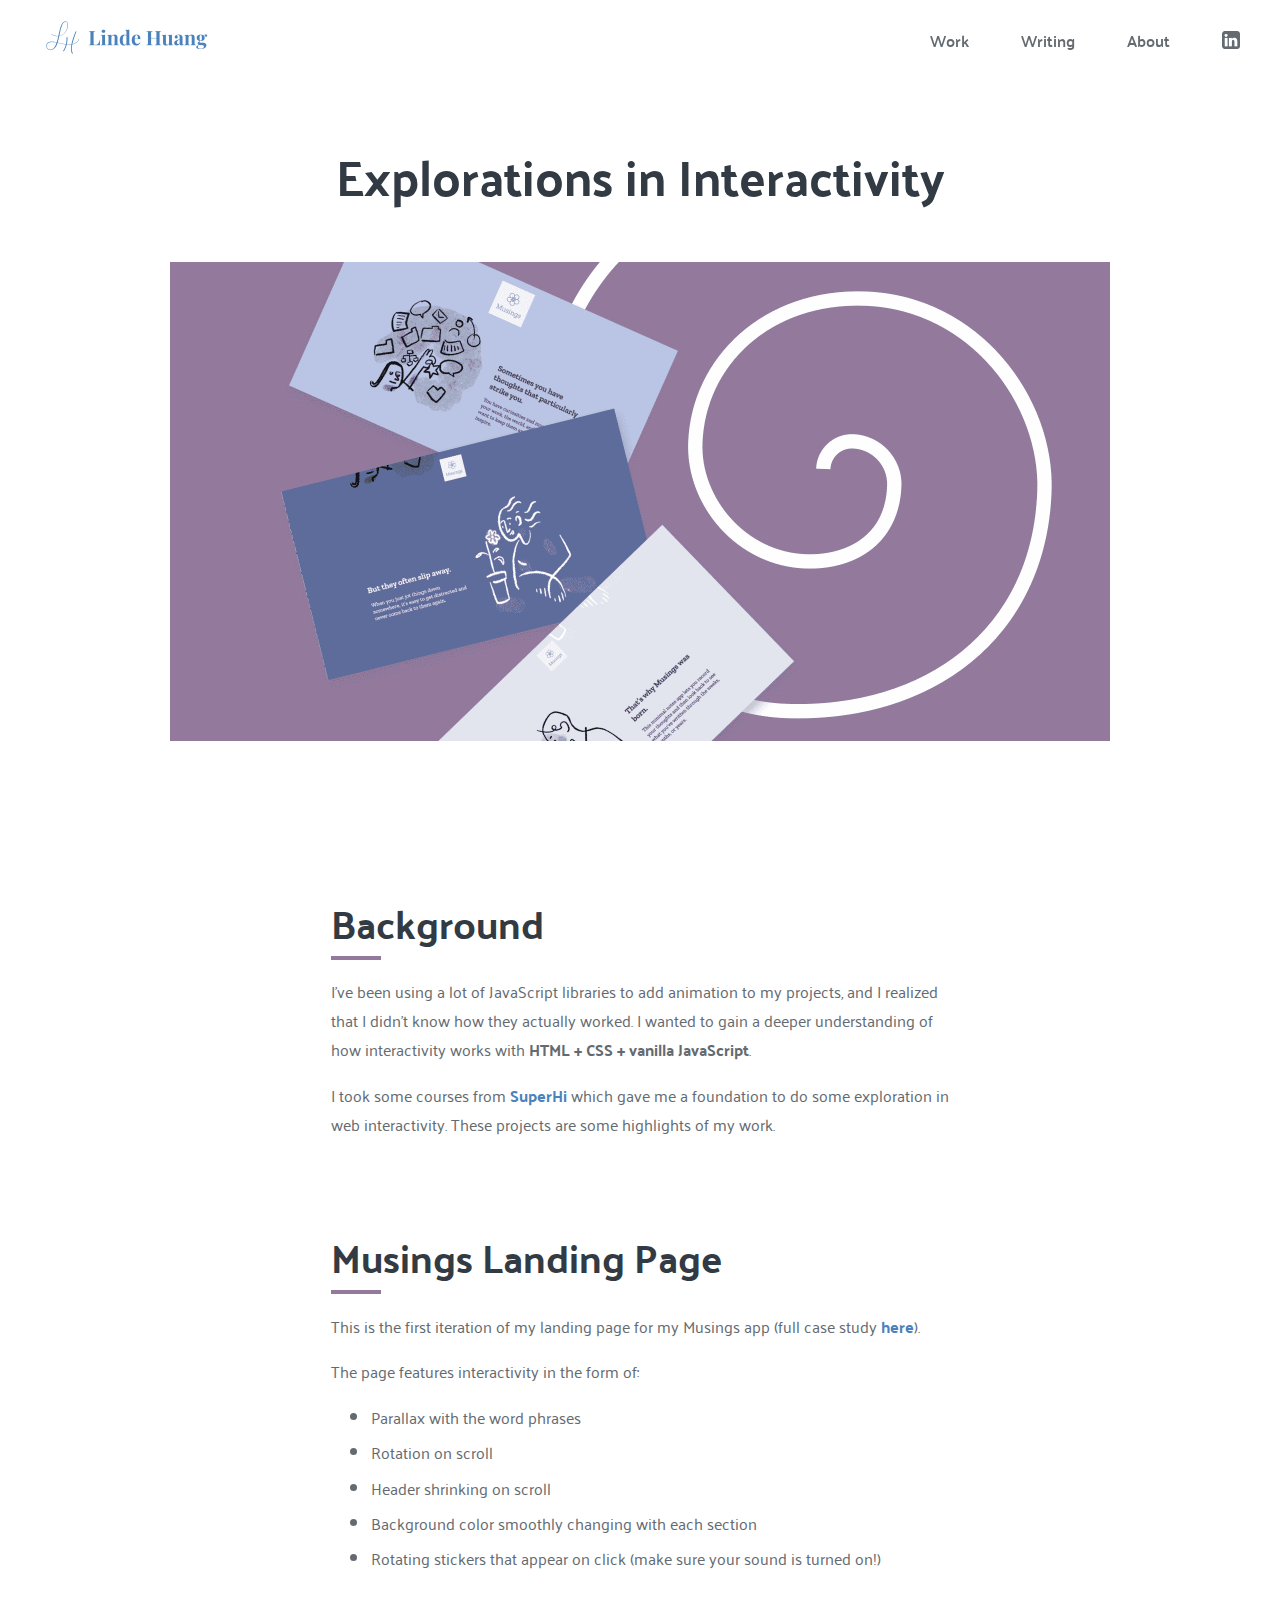
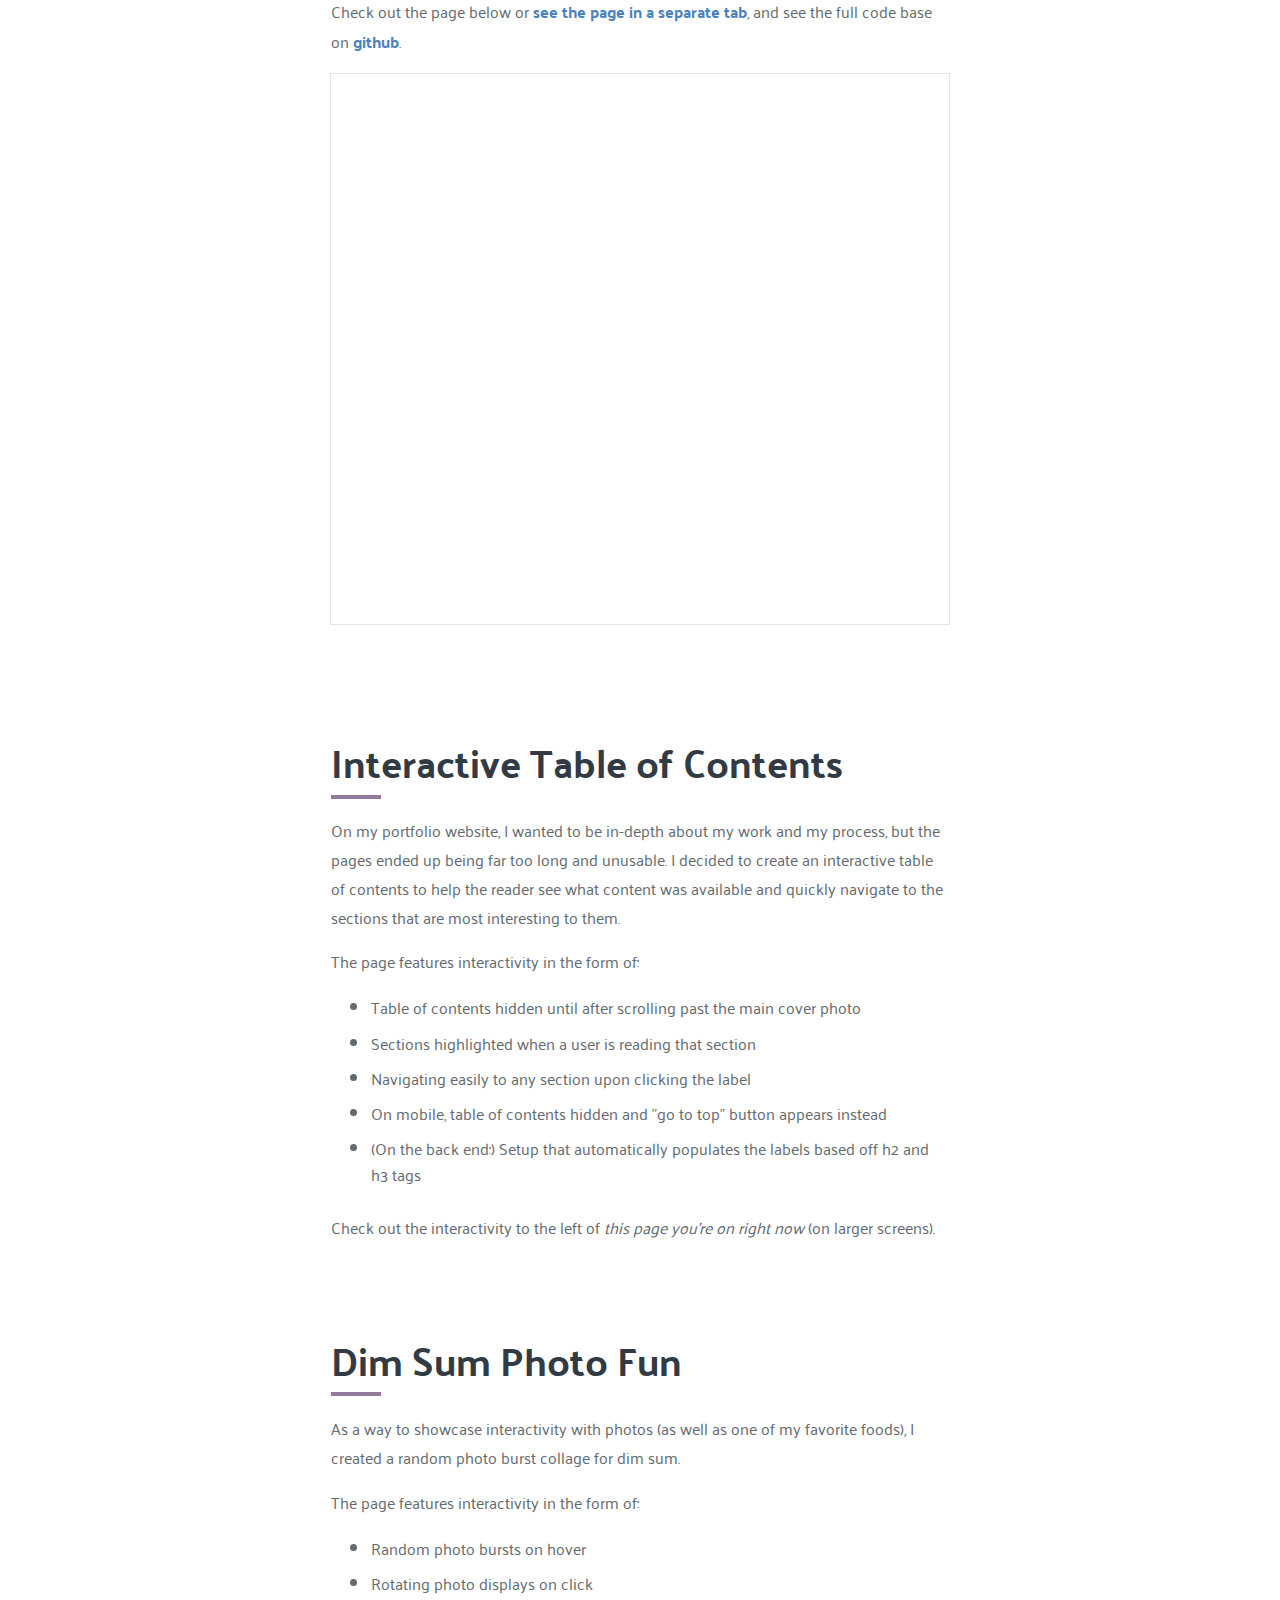
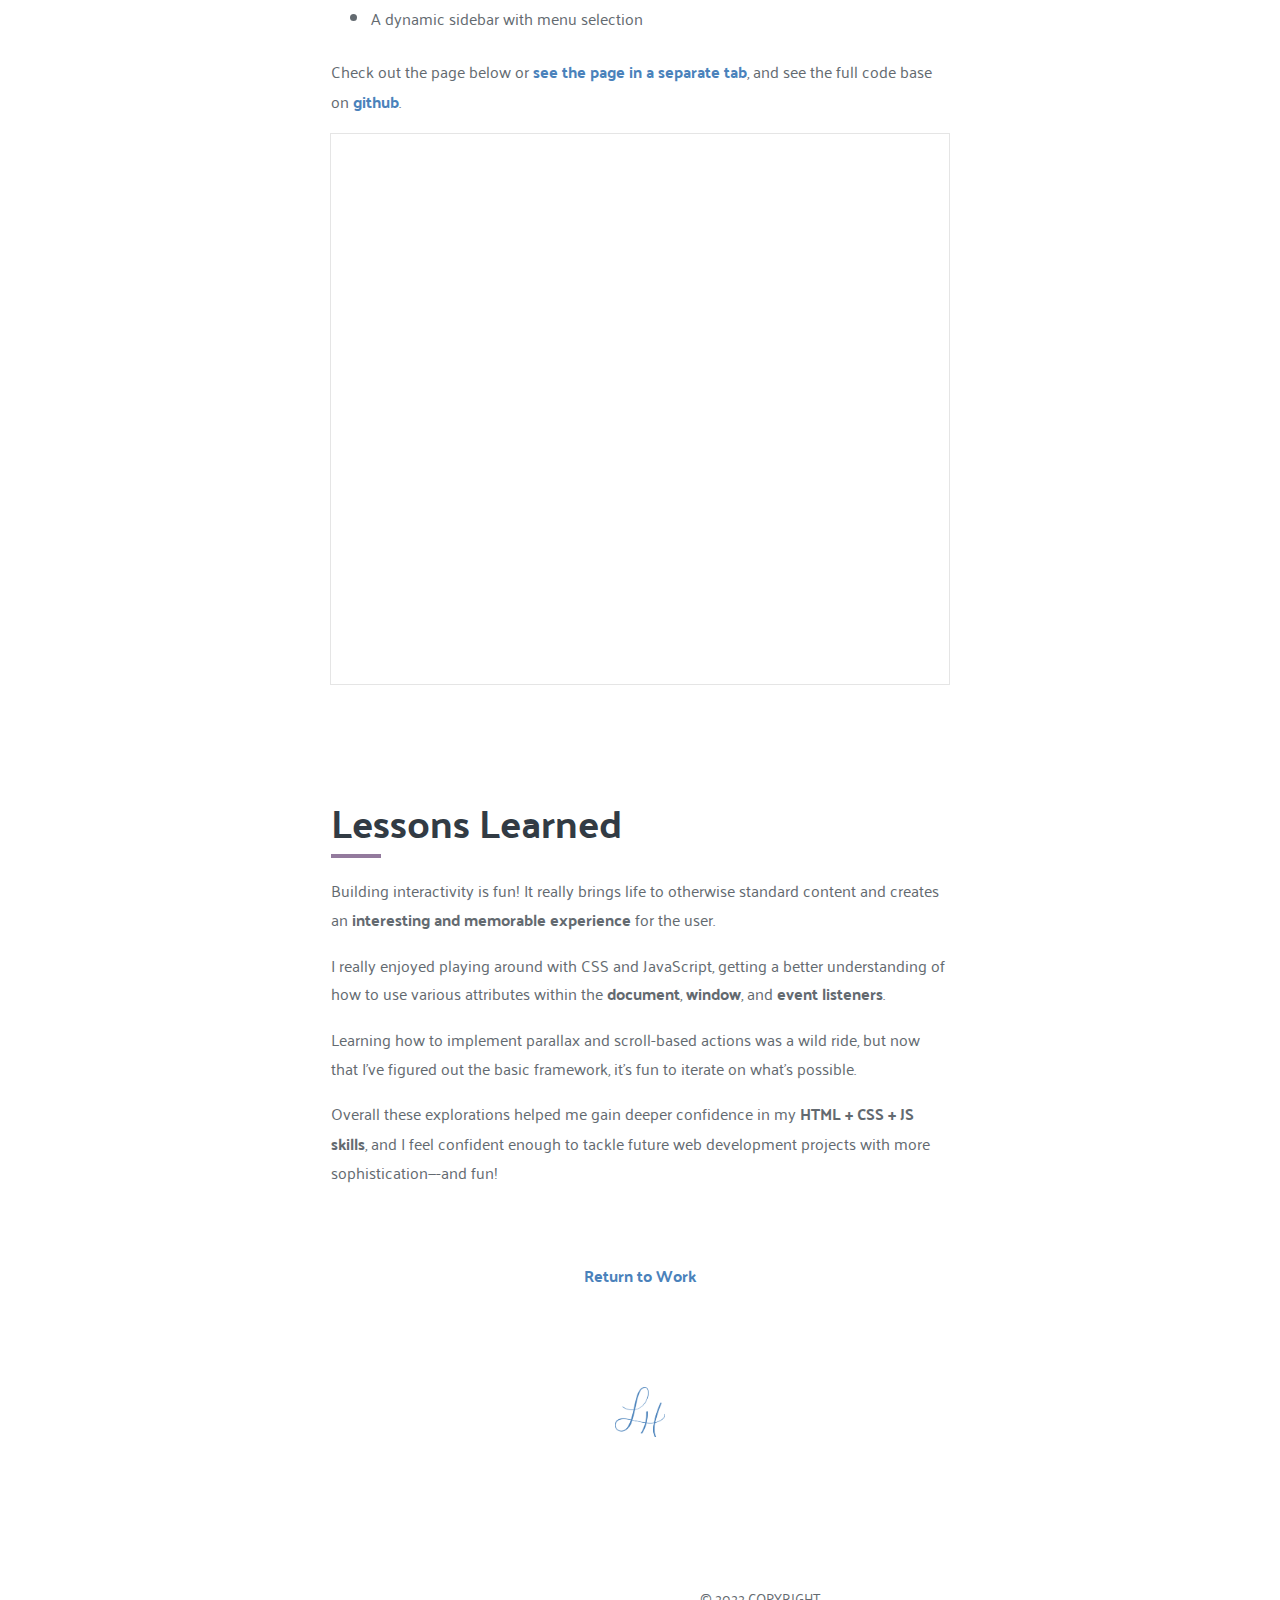
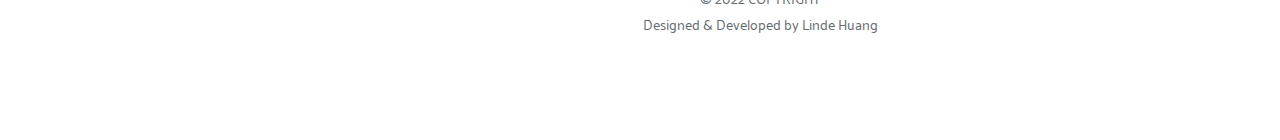
<file: work-explorations-interactivity.html>
<!DOCTYPE html>
<html>

<head>

    <!-- Global site tag (gtag.js) - Google Analytics -->
    <script async src="https://www.googletagmanager.com/gtag/js?id=G-2W7X3SQQSW"></script>
    <script>
        window.dataLayer = window.dataLayer || [];
        function gtag() { dataLayer.push(arguments); }
        gtag('js', new Date());

        gtag('config', 'G-2W7X3SQQSW');
    </script>

    <title>Linde Huang | Explorations in Interactivity</title>
    <link rel="shortcut icon" href="assets/images/brand/LHOutline.png" />

    <meta charset="utf-8">
    <meta http-equiv="X-UA-Compatible" content="IE=edge">
    <meta name="viewport" content="width=device-width, initial-scale=1">

    <link href="https://fonts.googleapis.com/css?family=Overpass:300,700|Playfair+Display:800" rel="stylesheet">
    <link rel="stylesheet" type="text/css" href="assets/css/style.css">

    <!-- Scroll animations -->
    <link href="https://unpkg.com/aos@2.3.1/dist/aos.css" rel="stylesheet">

    <!--
  -
  -
  -  Hello there, you curious person you. It's Linde here. Welcome to my site!
  -
  -
-->


</head>
<header>
    <nav class="sticky">
        <div class="nav-logo">
            <a href="index.html">
                <img src="assets/images/brand/LHNameTitle.png" alt="Linde Huang Logo" id="lindeHuangLogo">
            </a>
        </div>
        <div class="main-nav">
            <ul>
                <li><a href="index.html#work" class="nav-link">Work</a></li>
                <li><a href="writing.html" class="nav-link">Writing</a></li>
                <li><a href="about.html" class="nav-link">About</a></li>
                <li><a href="https://www.linkedin.com/in/lindeluhuang" class="nav-link" target="_blank"><img
                            src="assets/images/headerfooter/LinkedInLogo.png" class="icon-inline"></a></li>
            </ul>
        </div>
    </nav>
</header>

<button onclick="topFunction()" id="scroll-to-top-btn"><img src="assets/images/headerfooter/scroll-to-top.png"
        alt="Scroll to top button" class="top-button transform-scale"></button>

<body>
    <div class="container-grid">
        <article>
            <section id="top" data-color="explorationsinteractivity-color">
                <h1 class="full-width explorationsinteractivity-color-h1" data-aos="fade-down" data-aos-duration="1500">
                    Explorations in Interactivity
                </h1>
                <img src="assets/images/casestudiesall/CaseStudyExplorationsInteractivity.png"
                    alt="Wishing Wall Case Study" class="image-full-width">
            </section>

            <nav class="toc"></nav>

            <article class="main-content">
                <section class="content-start" id="background">
                    <h2 class="partial-width explorationsinteractivity-color-h2">
                        Background
                    </h2>
                    <p class="partial-width">
                        I’ve been using a lot of JavaScript libraries to add animation to my projects, and I realized
                        that I didn’t know how they actually worked. I wanted to gain a deeper understanding of how
                        interactivity works with <strong>HTML + CSS + vanilla JavaScript</strong>.
                    </p>
                    <p class="partial-width">
                        I took some courses from <a href="https://www.superhi.com/" target="_blank">SuperHi</a> which
                        gave me a foundation to do some exploration in web
                        interactivity. These projects are some highlights of my work.
                    </p>
                </section>



                <section id="musingsLanding">
                    <h2 class="partial-width explorationsinteractivity-color-h2">
                        Musings Landing Page
                    </h2>
                    <p class="partial-width">
                        This is the first iteration of my landing page for my Musings app (full case study
                        <a href=”lindeluhuang.com/work-musings.html” target=”_blank”>here</a>).
                    </p>
                    <p class="partial-width">
                        The page features interactivity in the form of:
                    </p>
                    <ul class="partial-width">
                        <li>Parallax with the word phrases
                        </li>
                        <li>Rotation on scroll
                        </li>
                        <li>Header shrinking on scroll
                        </li>
                        <li>Background color smoothly changing with each section
                        </li>
                        <li>Rotating stickers that appear on click (make sure your sound is turned on!)
                        </li>
                    </ul>
                    <p class="partial-width">
                        Check out the page below or <a href="https://lindeluhuang.github.io/js-experiment-6/"
                            target="_blank">see the page in a separate tab</a>, and see the full code base on <a
                            href="https://github.com/lindeluhuang/js-experiment-6" target="_blank">github</a>.
                    </p>
                    <div class="full-width centered">
                        <iframe style="border: 1px solid rgba(0, 0, 0, 0.1);" width="618" height="550"
                            src="https://lindeluhuang.github.io/js-experiment-6/" allowfullscreen></iframe>
                        <br><br>
                    </div>
                </section>


                <section id="interactiveTOC">
                    <h2 class="partial-width explorationsinteractivity-color-h2">
                        Interactive Table of Contents
                    </h2>
                    <p class="partial-width">
                        On my portfolio website, I wanted to be in-depth about my work and my process, but the pages
                        ended up being far too long and unusable. I decided to create an interactive table of contents
                        to help the reader see what content was available and quickly navigate to the sections that are
                        most interesting to them.
                    </p>
                    <p class="partial-width">
                        The page features interactivity in the form of:
                    </p>
                    <ul class="partial-width">
                        <li>Table of contents hidden until after scrolling past the main cover photo
                        </li>
                        <li>Sections highlighted when a user is reading that section
                        </li>
                        <li>Navigating easily to any section upon clicking the label
                        </li>
                        <li>On mobile, table of contents hidden and "go to top" button appears instead
                        </li>
                        <li>(On the back end:) Setup that automatically populates the labels based off h2 and h3 tags
                        </li>
                    </ul>
                    <p class="partial-width">
                        Check out the interactivity to the left of <em>this page you're on right now</em> (on larger
                        screens).
                </section>


                <section id="dimSumPhoto">
                    <h2 class="partial-width explorationsinteractivity-color-h2">
                        Dim Sum Photo Fun
                    </h2>
                    <p class="partial-width">
                        As a way to showcase interactivity with photos (as well as one of my favorite foods), I created
                        a random photo burst collage for dim sum.
                    </p>
                    <p class="partial-width">
                        The page features interactivity in the form of:
                    </p>
                    <ul class="partial-width">
                        <li>Random photo bursts on hover
                        </li>
                        <li>Rotating photo displays on click
                        </li>
                        <li>A dynamic sidebar with menu selection
                        </li>
                    </ul>
                    <p class="partial-width">
                        Check out the page below or <a href="https://lindeluhuang.github.io/js-experiment-2/" target="_blank">see the page in a separate tab</a>, and see the full code base on <a
                            href="https://github.com/lindeluhuang/js-experiment-2" target="_blank">github</a>.
                    </p>
                    <div class="full-width centered">
                        <iframe style="border: 1px solid rgba(0, 0, 0, 0.1);" width="618" height="550"
                            src="https://lindeluhuang.github.io/js-experiment-2/#" allowfullscreen></iframe>
                        <br><br>
                    </div>
                </section>


                <section id="lessonsLearned">
                    <h2 class="partial-width explorationsinteractivity-color-h2">
                        Lessons Learned
                    </h2>
                    <p class="partial-width">
                        Building interactivity is fun! It really brings life to otherwise standard content and
                        creates an <strong>interesting and memorable experience</strong> for the user.
                    </p>
                    <p class="partial-width">
                        I really enjoyed playing around with CSS and JavaScript, getting a better understanding of how
                        to use various attributes within the <strong>document</strong>, <strong>window</strong>, and
                        <strong>event listeners</strong>.
                    </p>
                    <p class="partial-width">
                        Learning how to implement parallax and scroll-based actions was a wild ride, but now that I’ve
                        figured out the basic framework, it’s fun to iterate on what’s possible.
                    </p>
                    <p class="partial-width">
                        Overall these explorations helped me gain deeper confidence in my <strong>HTML + CSS + JS
                            skills</strong>, and I
                        feel confident enough to tackle future web development projects with more sophistication—-and
                        fun!
                    </p>
                </section>


                <p class="partial-width centered">
                    <br><br><a href="index.html#personalProjects">Return to Work</a>
                    <br>
                    <img src="assets/images/brand/LHOutline.png" alt="Linde Huang minimal logo" class="page-end-logo">
                </p>
                </section>
            </article>
    </div>

    <footer class="work-footer">
        <p>© 2022 COPYRIGHT <br>Designed & Developed by Linde Huang</p>
    </footer>
</body>

<script src="https://unpkg.com/aos@2.3.1/dist/aos.js"></script>
<script>
    AOS.init();
</script>
<script src="assets/js/toc.js"></script>
<script src="assets/js/header.js"></script>
<script src="assets/js/scroll-to-top.js"></script>

</html>
</file>
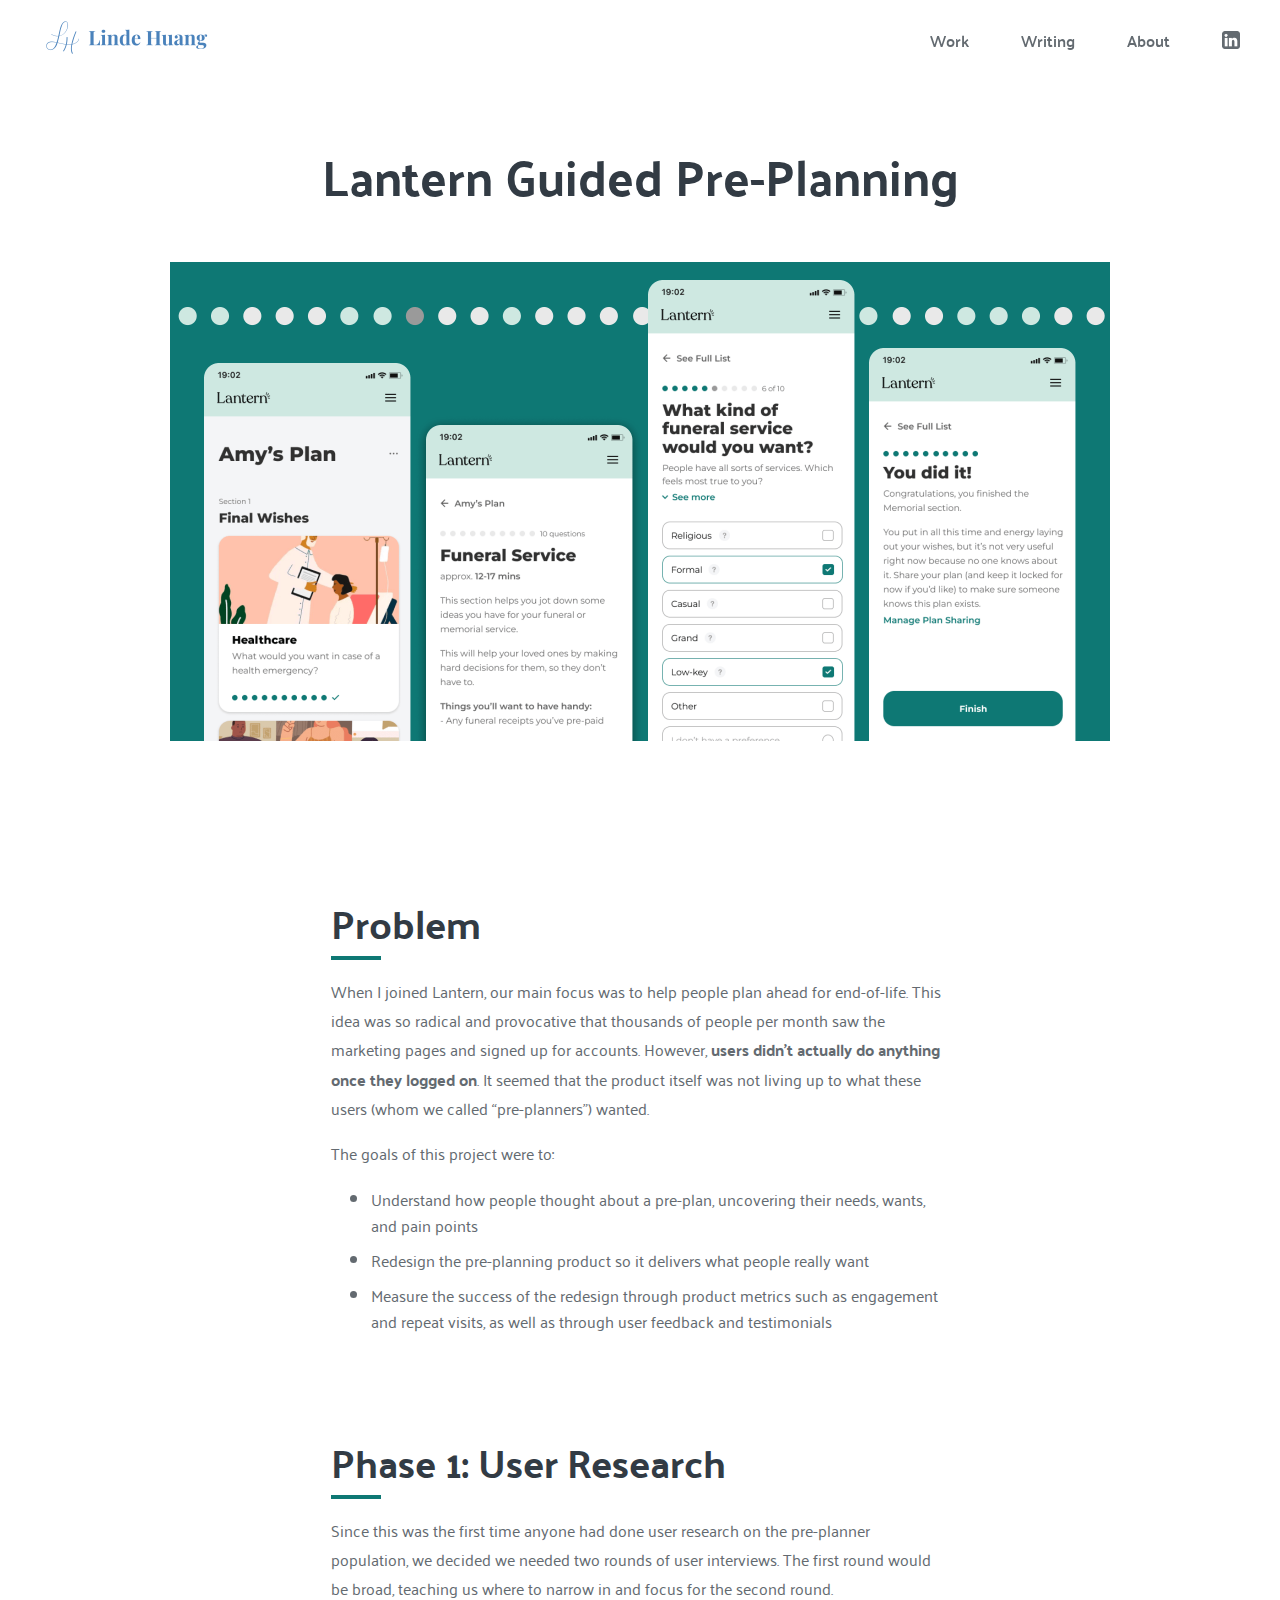
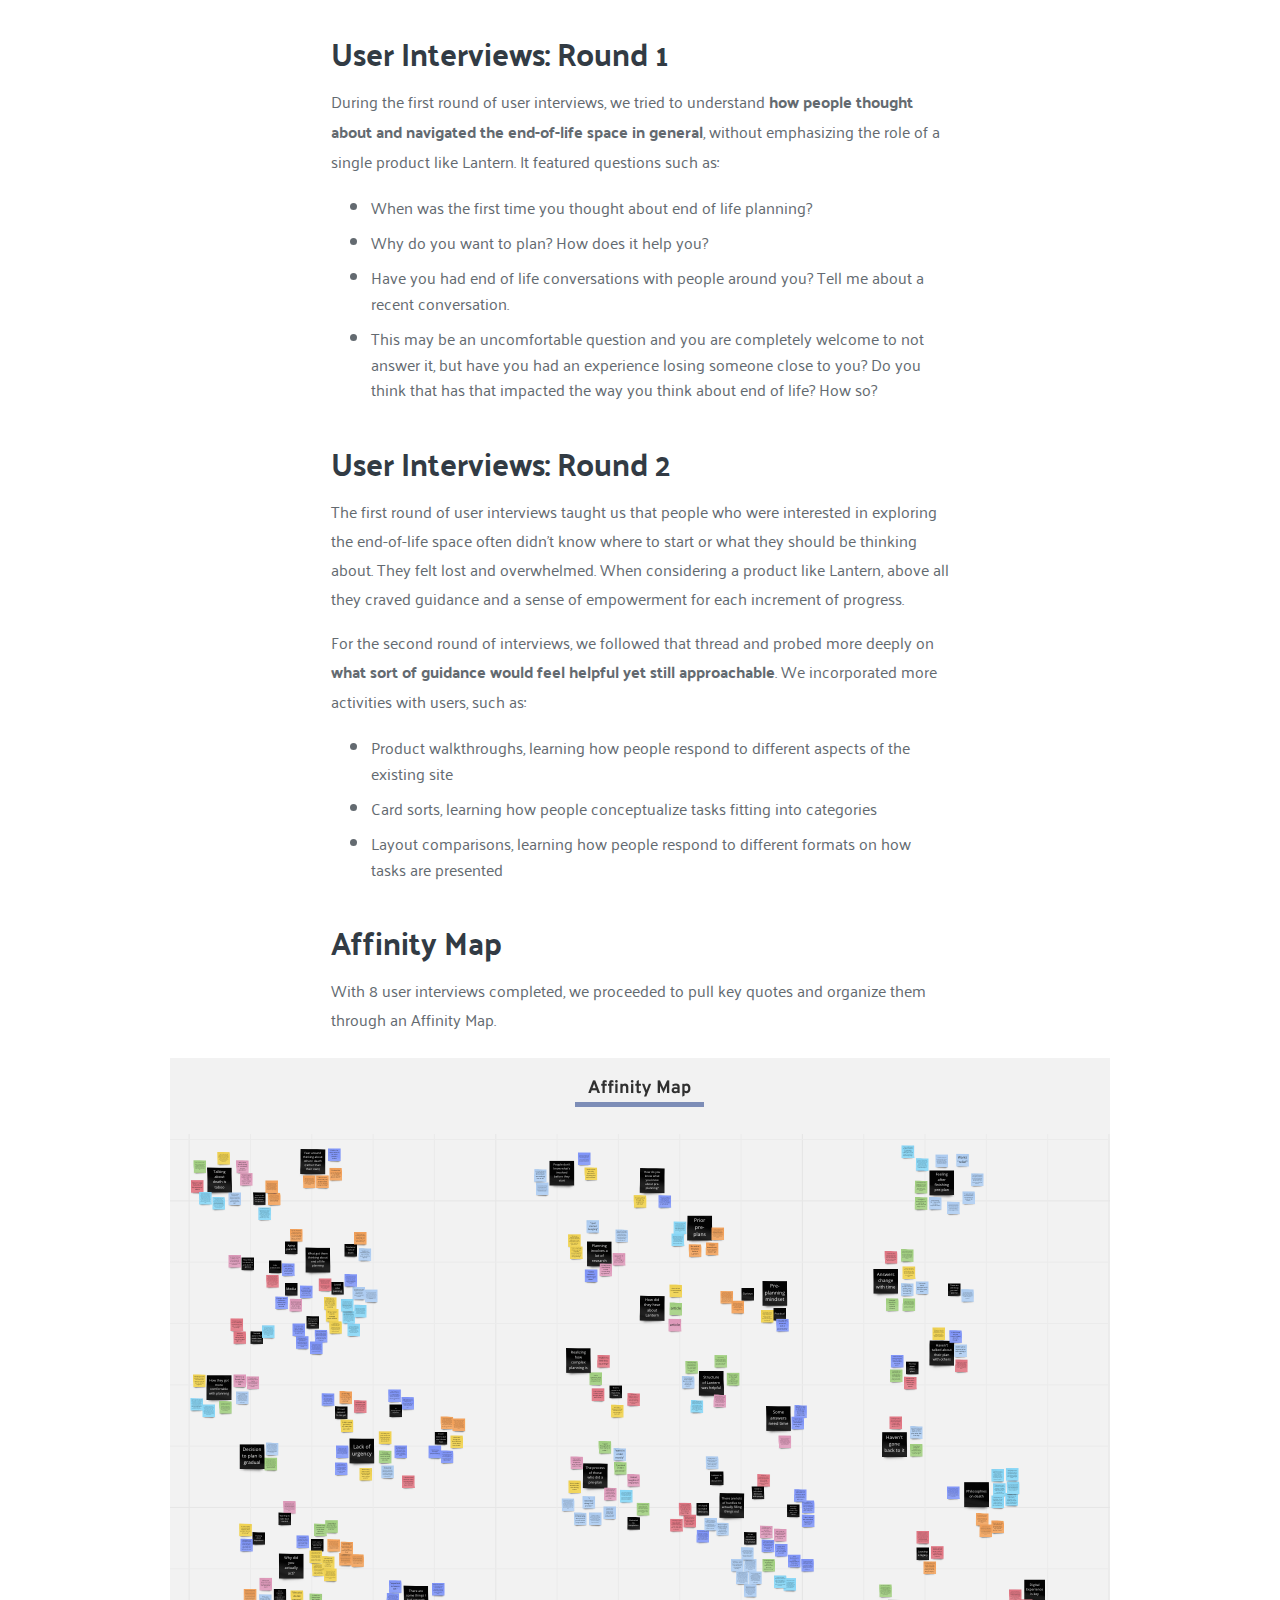
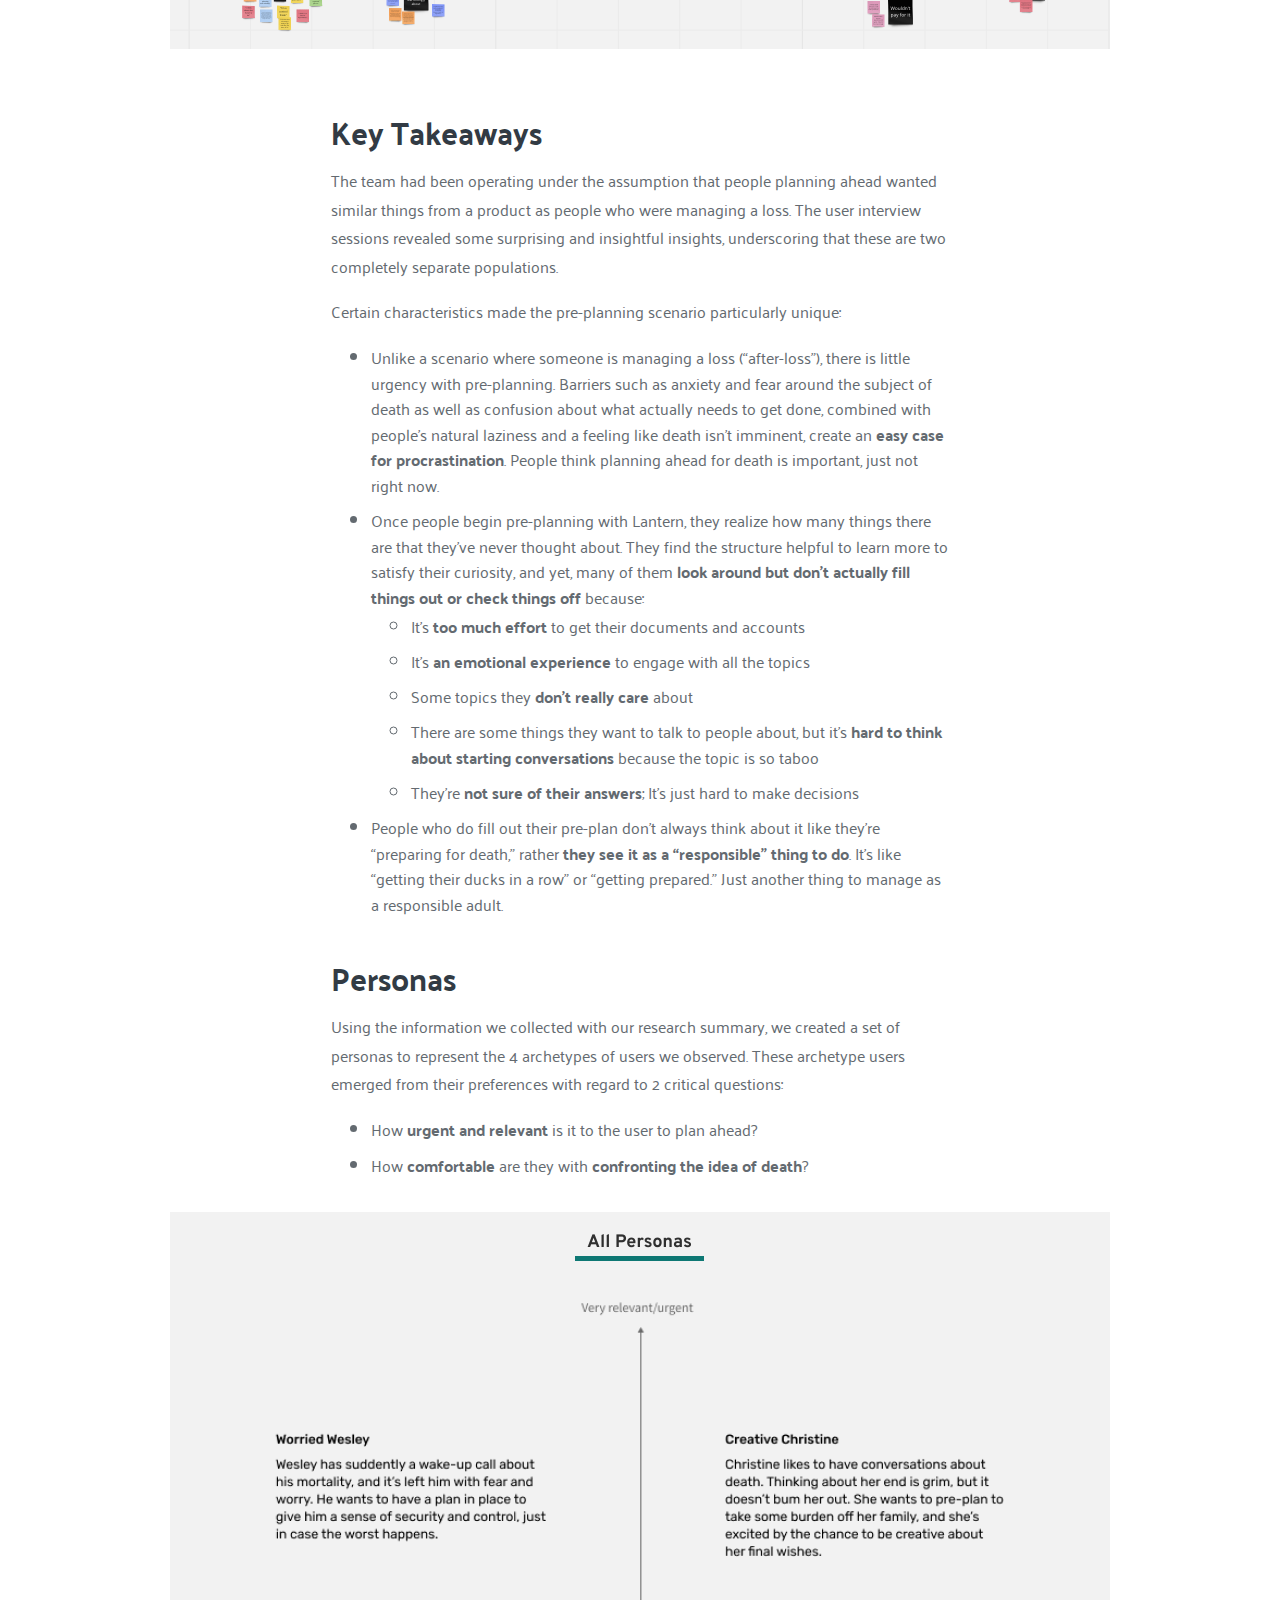
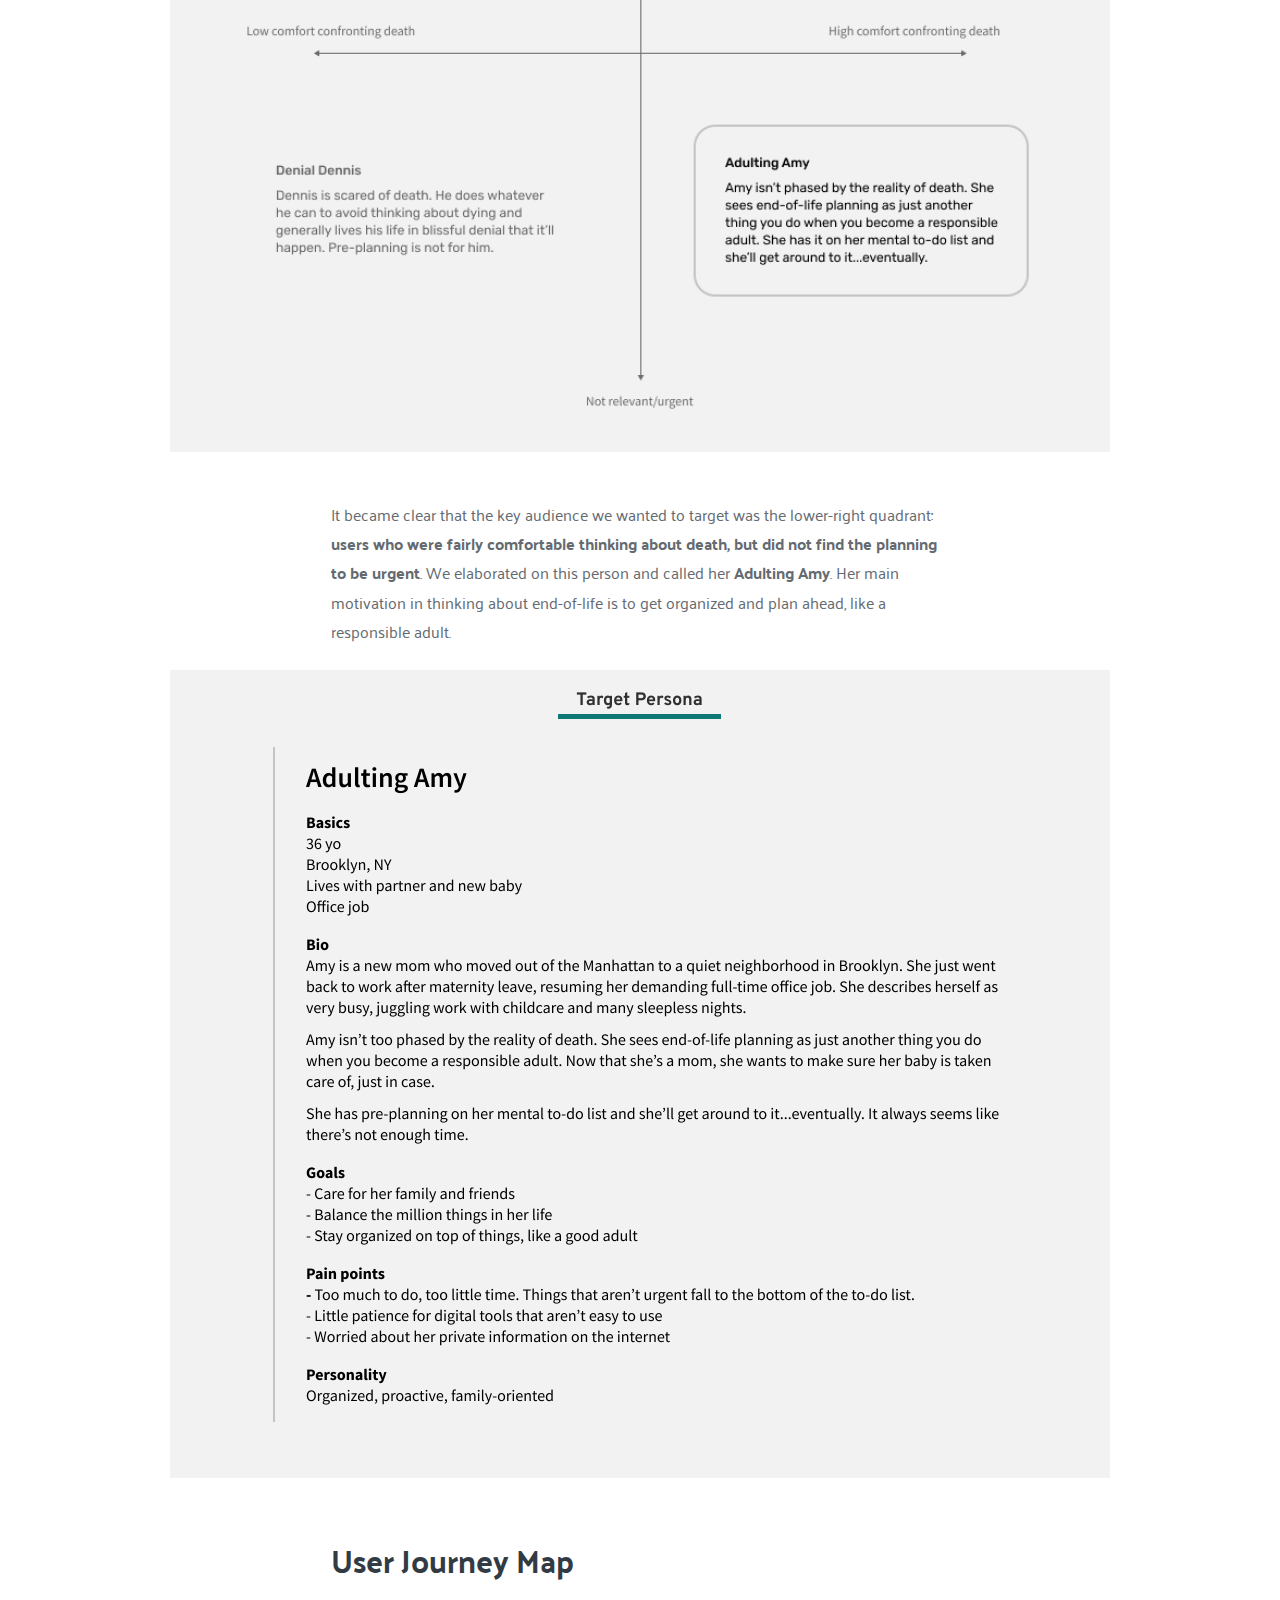
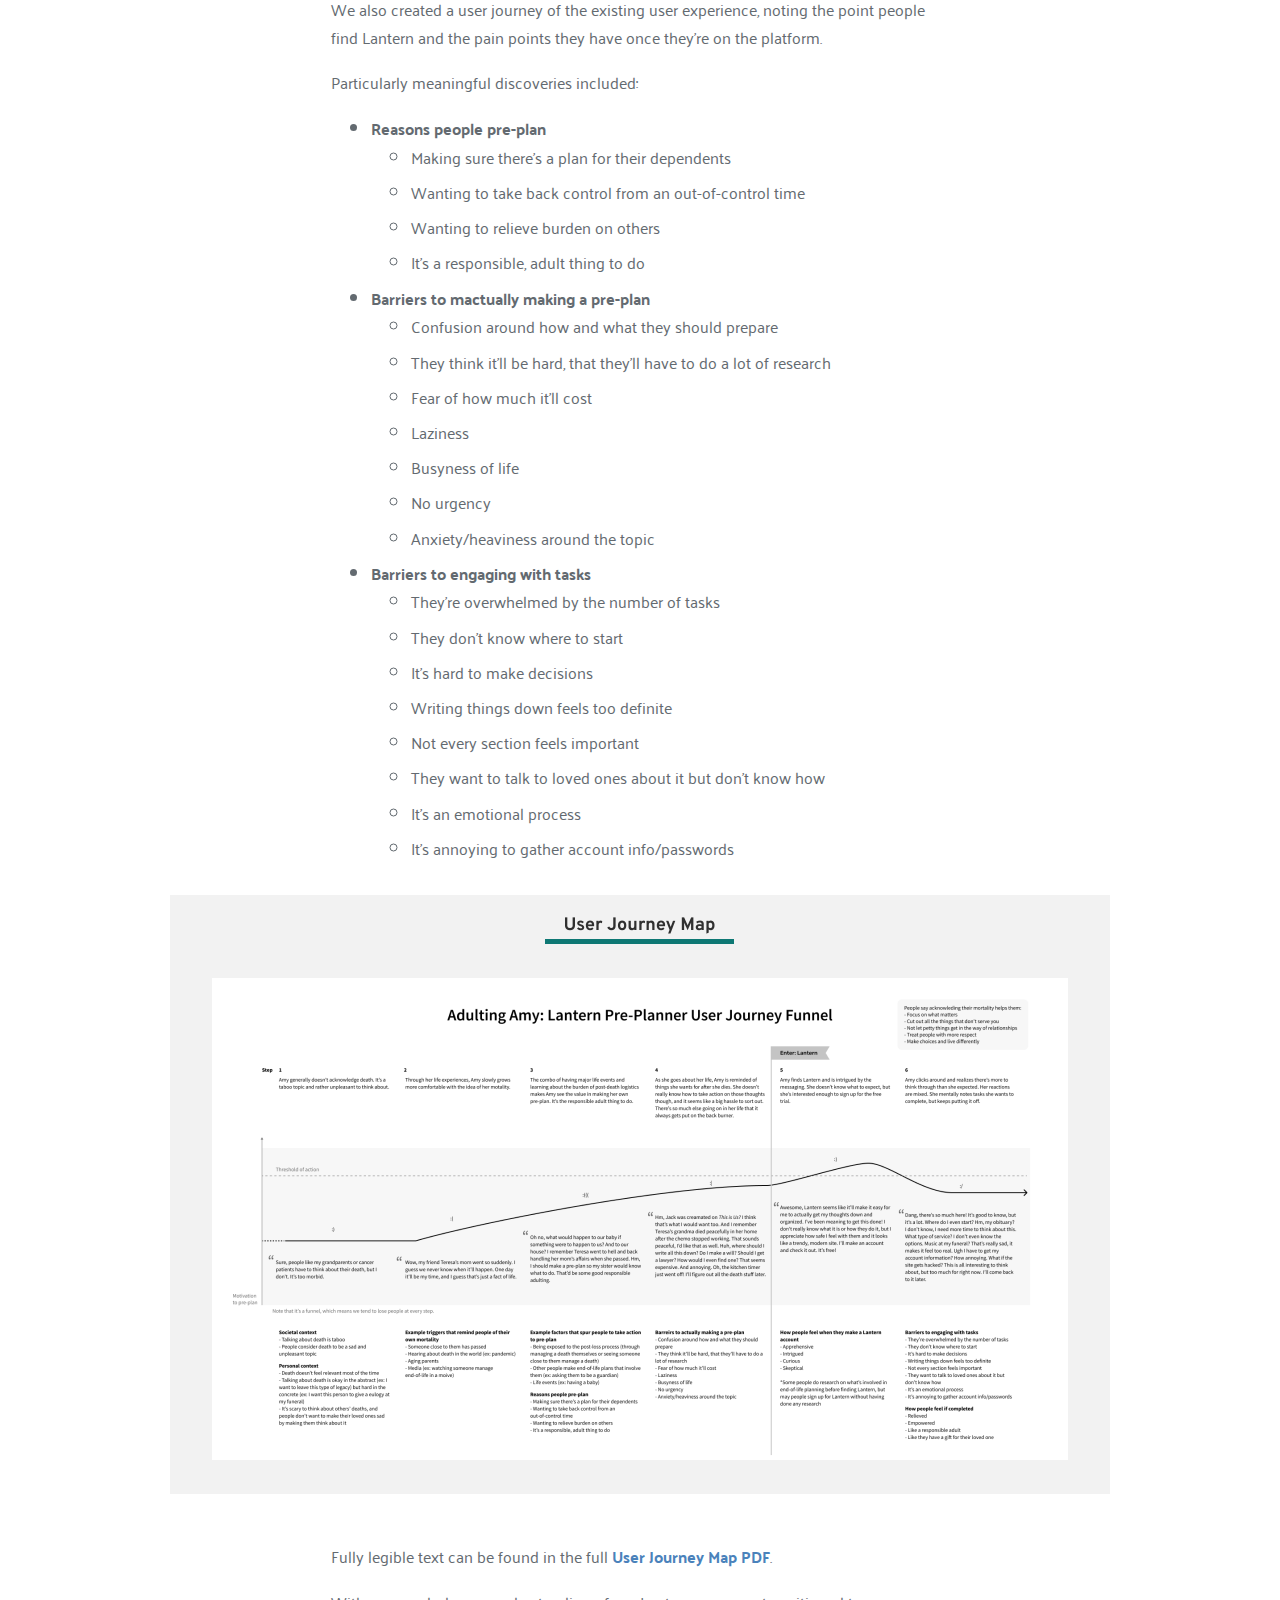
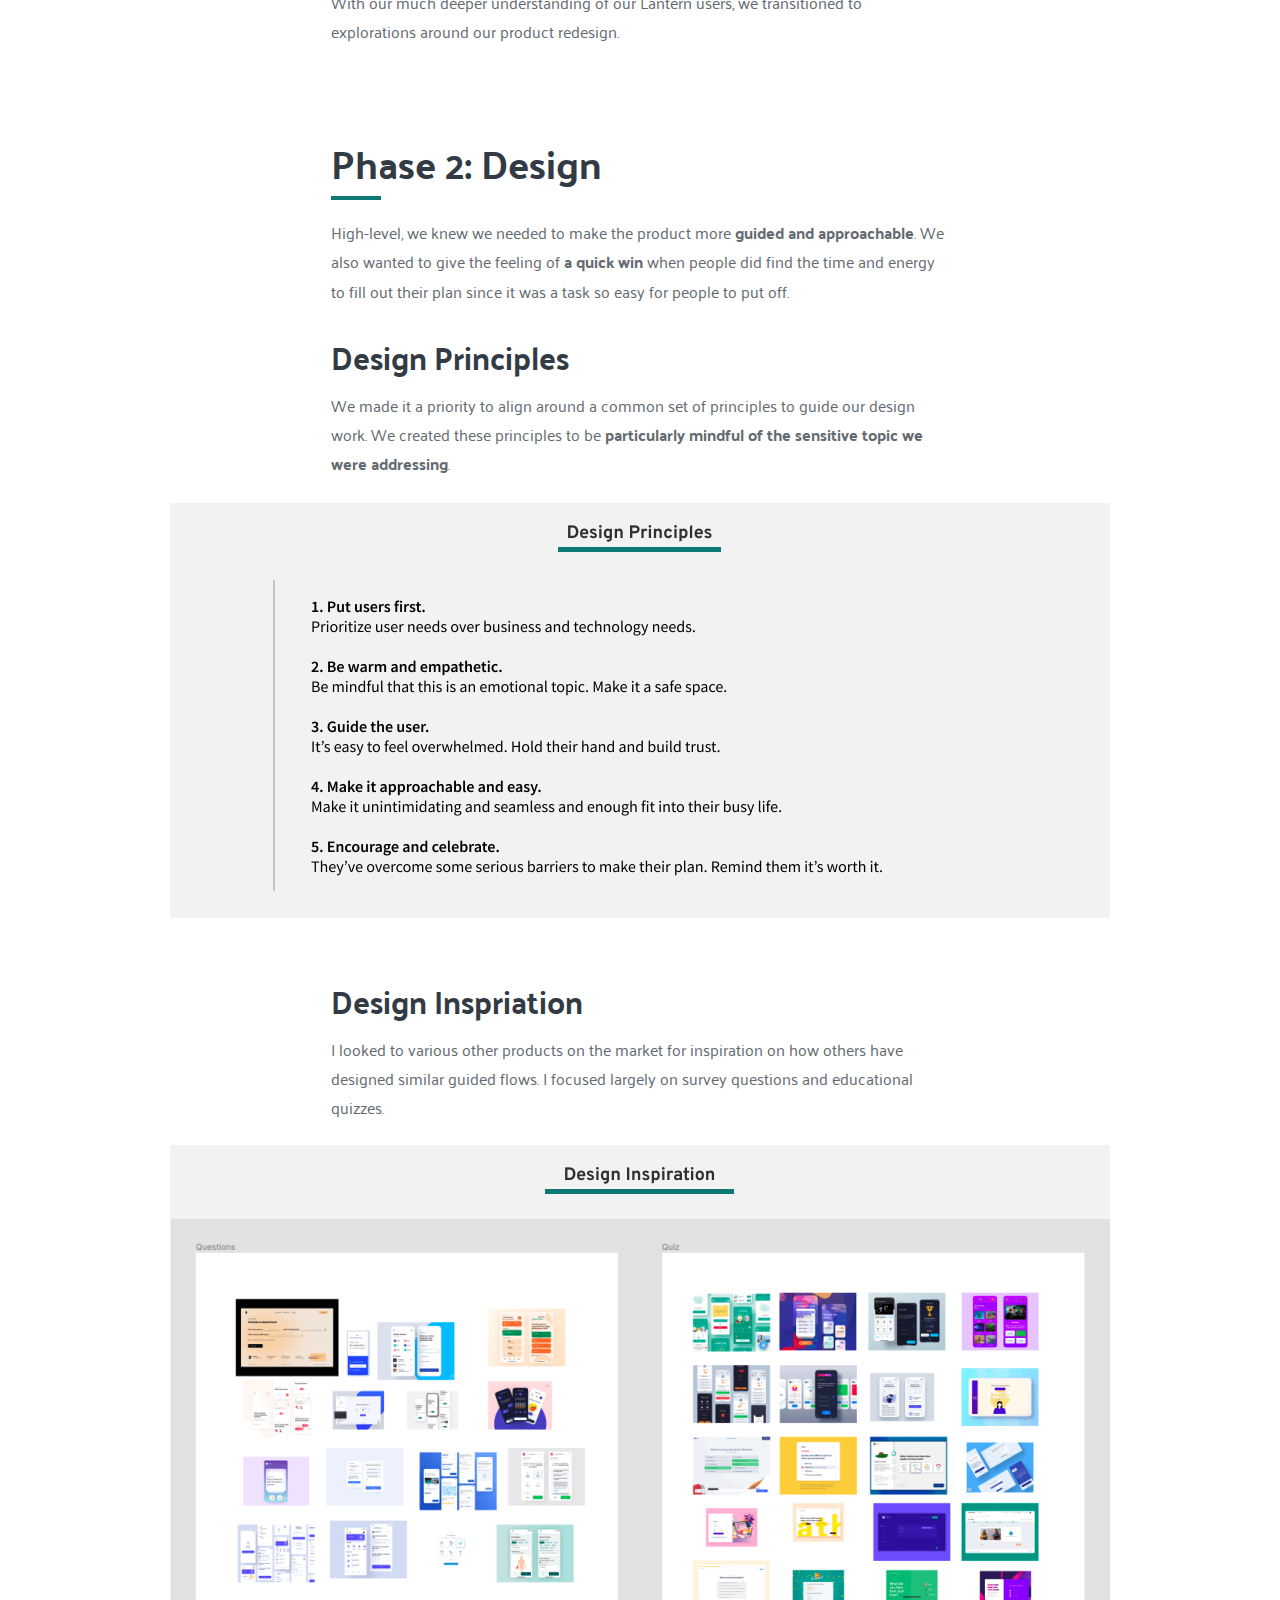
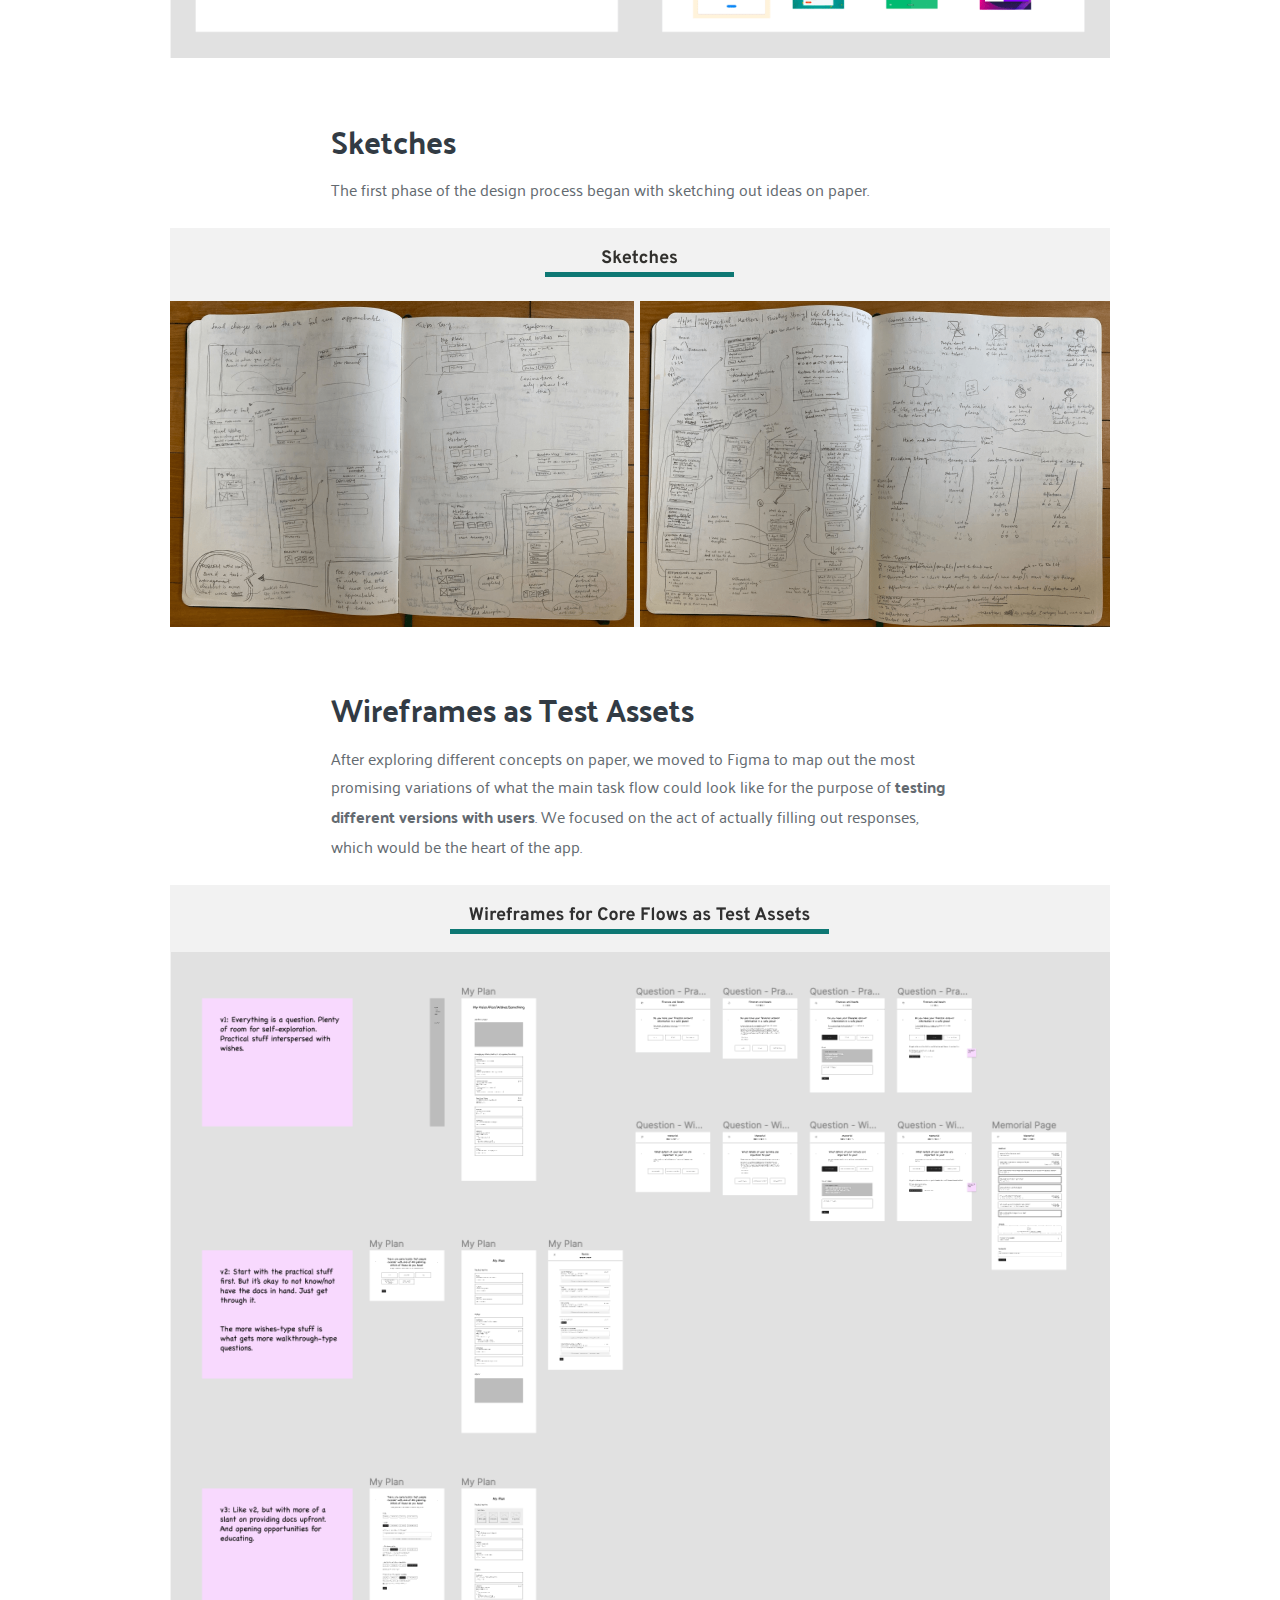
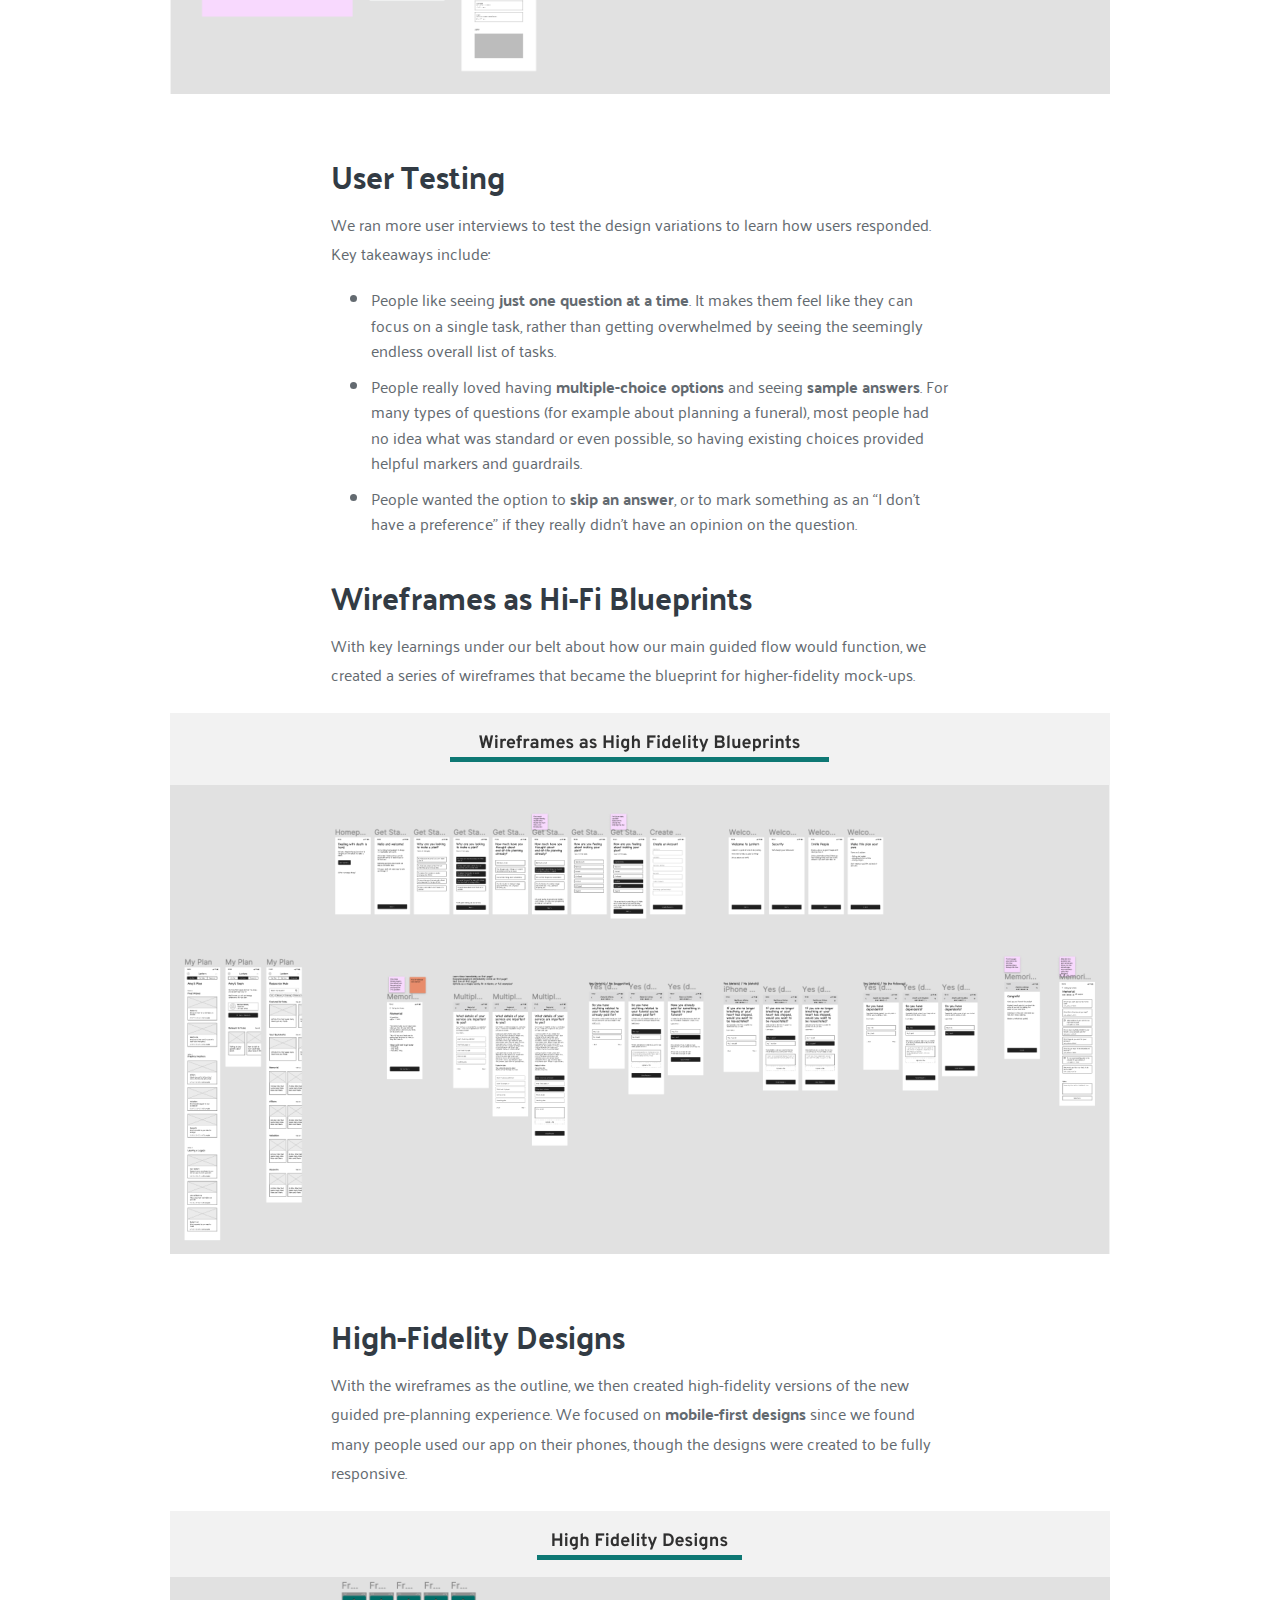
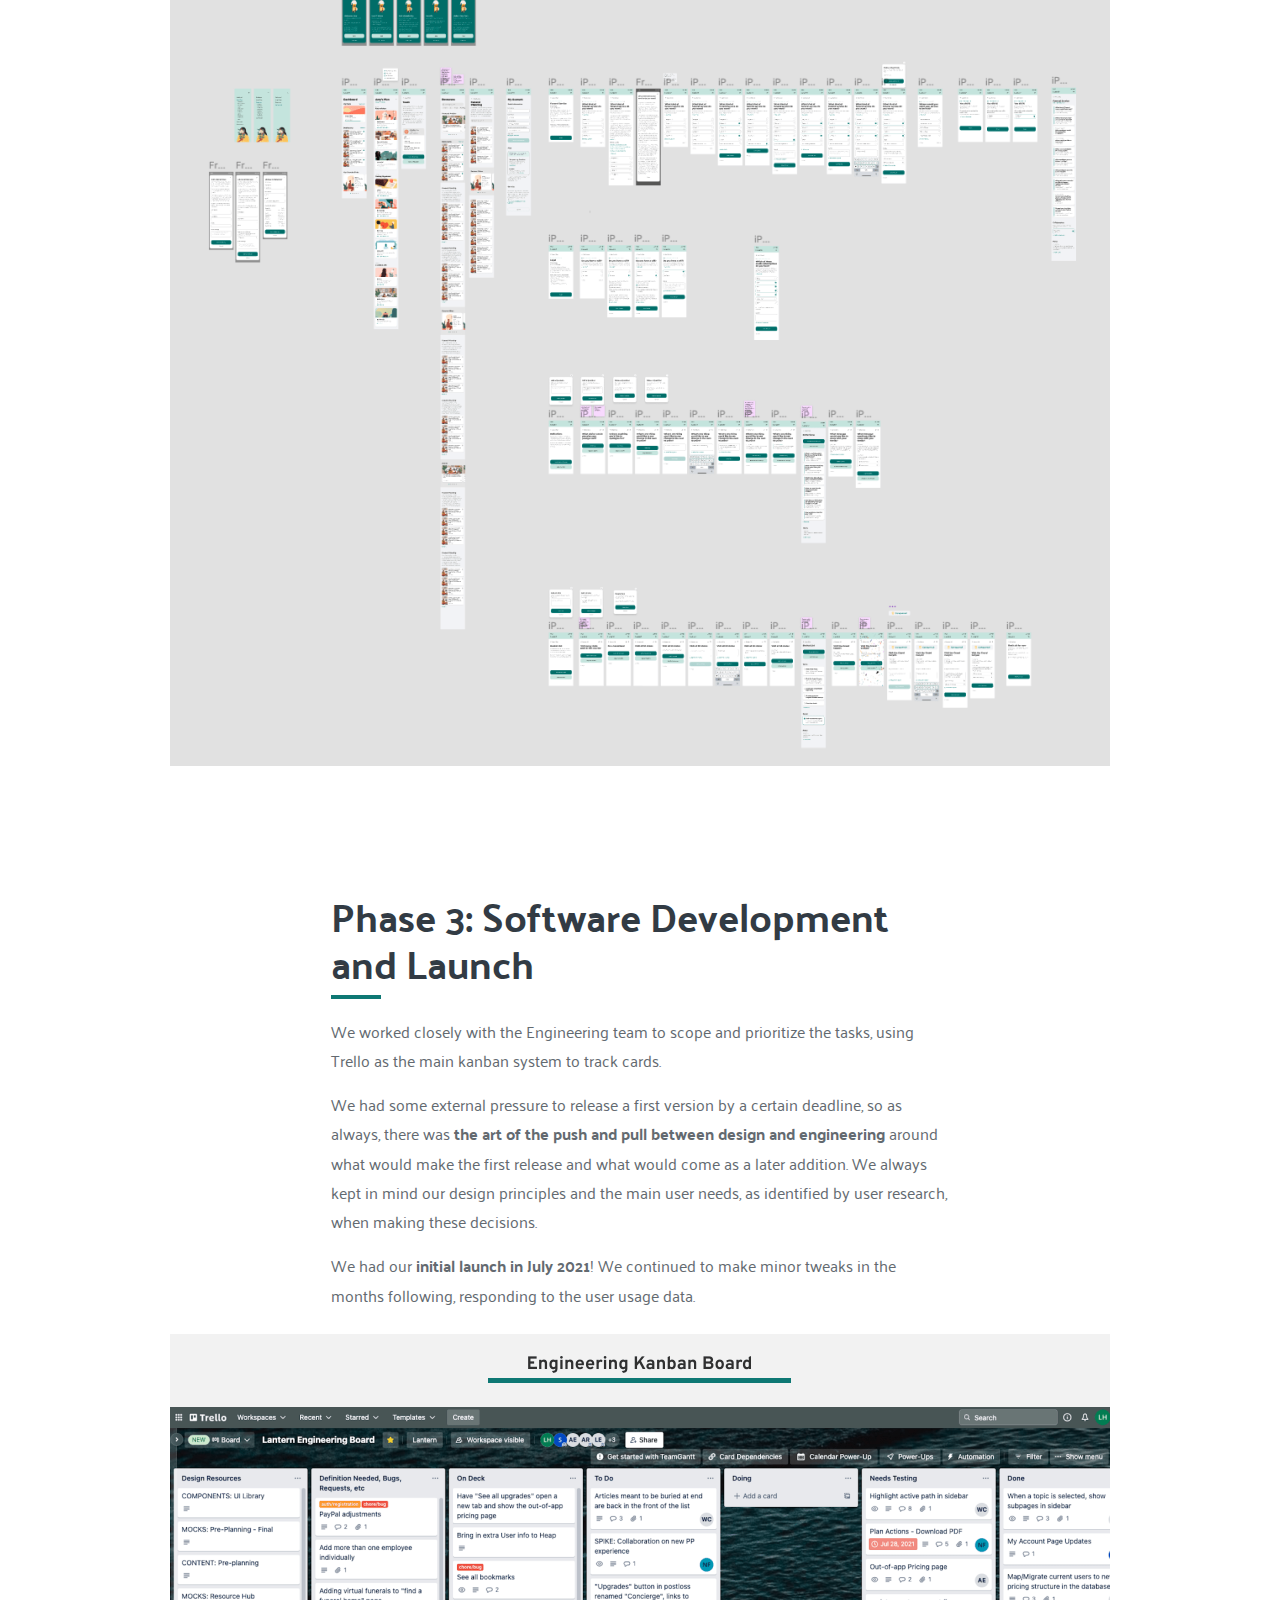
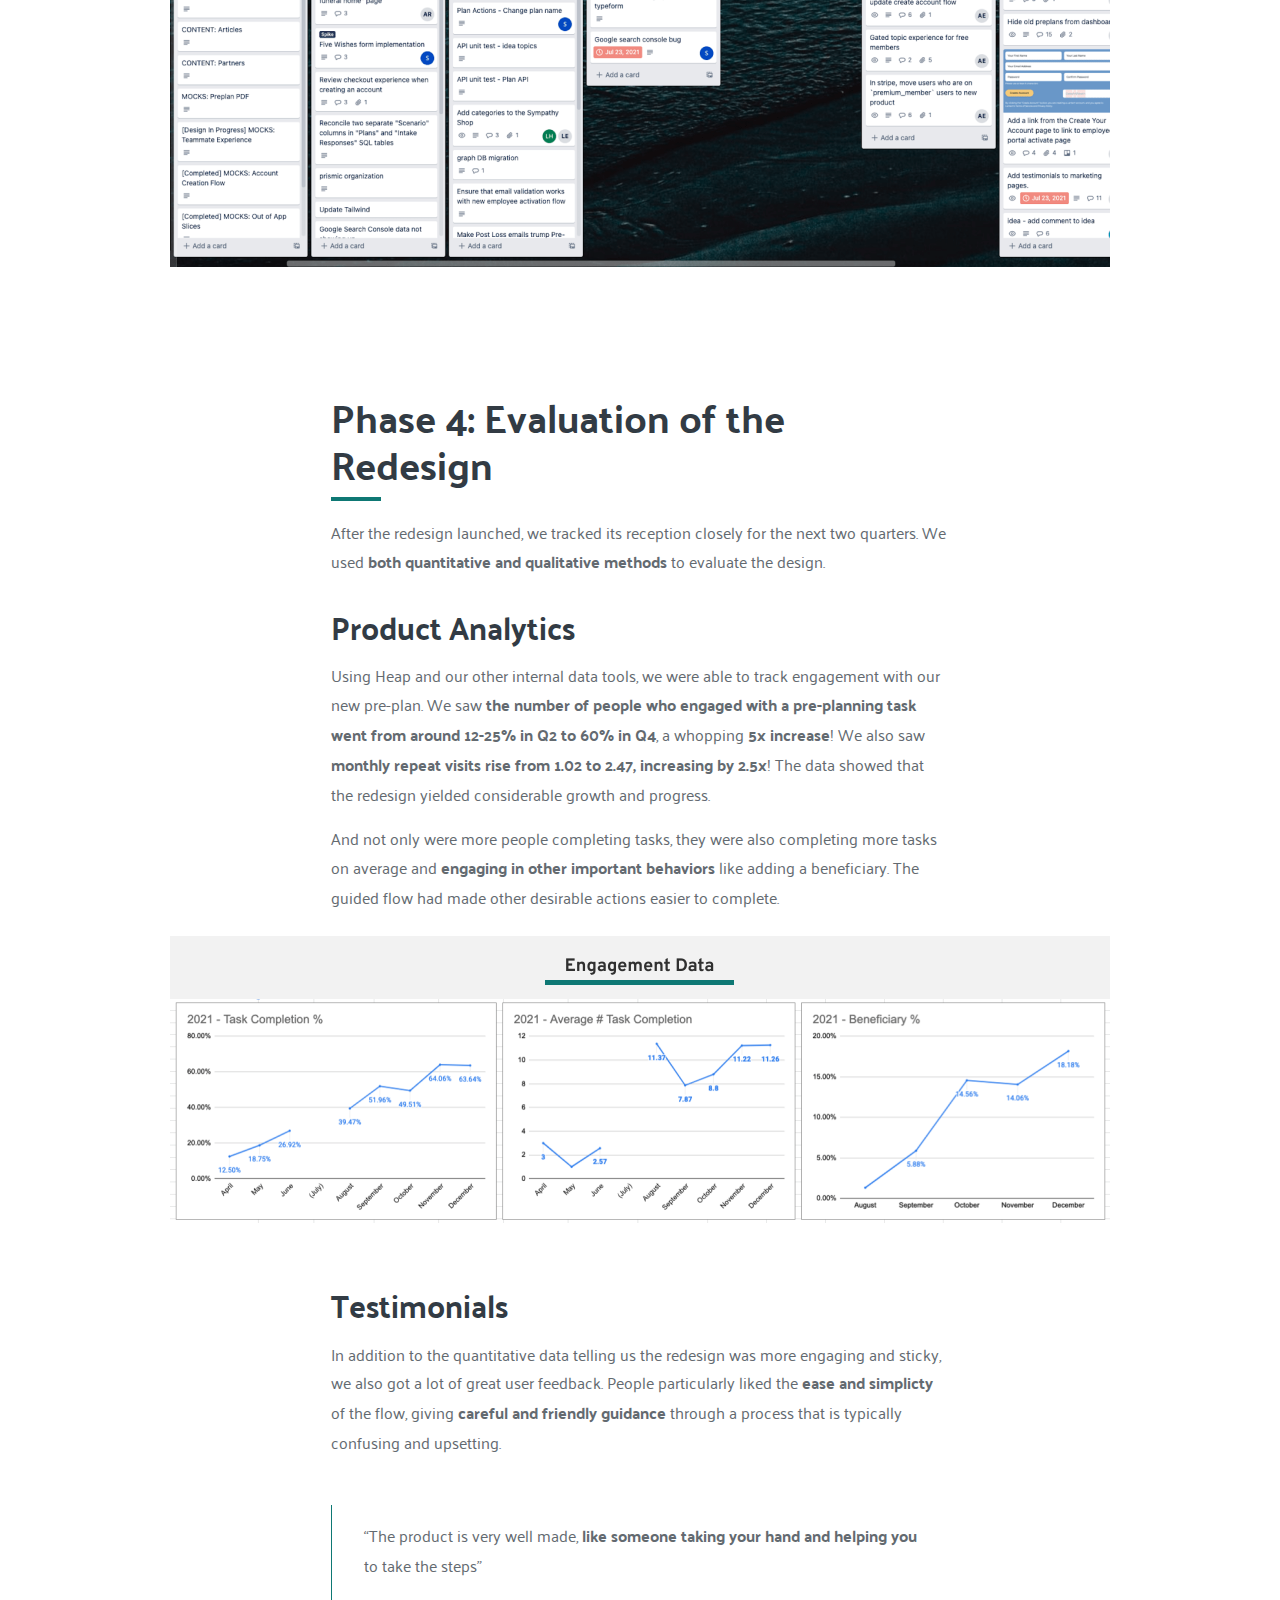
<file: work-guided-preplanning.html>
<!DOCTYPE html>
<html>

<head>

<!-- Global site tag (gtag.js) - Google Analytics -->
<script async src="https://www.googletagmanager.com/gtag/js?id=G-2W7X3SQQSW"></script>
<script>
  window.dataLayer = window.dataLayer || [];
  function gtag(){dataLayer.push(arguments);}
  gtag('js', new Date());

  gtag('config', 'G-2W7X3SQQSW');
</script>

    <title>Linde Huang | Guided Pre-Planning Design</title>
    <link rel="shortcut icon" href="assets/images/brand/LHOutline.png" />

    <meta charset="utf-8">
    <meta http-equiv="X-UA-Compatible" content="IE=edge">
    <meta name="viewport" content="width=device-width, initial-scale=1">

    <link href="https://fonts.googleapis.com/css?family=Overpass:300,700|Playfair+Display:800" rel="stylesheet">
    <link rel="stylesheet" type="text/css" href="assets/css/style.css">

    <!-- Scroll animations -->
    <link href="https://unpkg.com/aos@2.3.1/dist/aos.css" rel="stylesheet">

    <!--
  -
  -
  -  Hello there, you curious person you. It's Linde here. Welcome to my site!
  -
  -
-->

</head>
<header>
    <nav class="sticky">
        <div class="nav-logo">
            <a href="index.html">
                <img src="assets/images/brand/LHNameTitle.png" alt="Linde Huang Logo" id="lindeHuangLogo">
            </a>
        </div>
        <div class="main-nav">
            <ul>
                <li><a href="index.html#work" class="nav-link">Work</a></li>
                <li><a href="writing.html" class="nav-link">Writing</a></li>
                <li><a href="about.html" class="nav-link">About</a></li>
                <li><a href="https://www.linkedin.com/in/lindeluhuang" class="nav-link" target="_blank"><img
                            src="assets/images/headerfooter/LinkedInLogo.png" class="icon-inline"></a></li>
            </ul>
        </div>
    </nav>
</header>

<button onclick="topFunction()" id="scroll-to-top-btn"><img src="assets/images/headerfooter/scroll-to-top.png"
    alt="Scroll to top button" class="top-button transform-scale"></button>

<body>
    <div class="container-grid">
        <article>
            <section id="top" data-color="preplanning-color">
                <h1 class="full-width preplanning-color-h1" data-aos="fade-down" data-aos-duration="1500">
                    Lantern Guided Pre-Planning
                </h1>
                <img src="assets/images/casestudiesall/CaseStudyGuidedPreplanning.png" alt="Guided Pre-Planning Case Study"
                    class="image-full-width">
            </section>

            <nav class="toc"></nav>

            <article class="main-content">
                <section class="content-start" id="problem">
                    <h2 class="partial-width preplanning-color-h2">
                        Problem
                    </h2>
                    <p class="partial-width">When I joined Lantern, our main focus was to help people plan ahead for end-of-life. This idea was so radical and provocative that thousands of people per month saw the marketing pages and signed up for accounts. However, <strong>users didn’t actually do anything once they logged on</strong>. It seemed that the product itself was not living up to what these users (whom we called “pre-planners”) wanted. 
                    </p>
                    <p class="partial-width">The goals of this project were to:
                    </p>
                    <ul class="partial-width">
                        <li>Understand how people thought about a pre-plan, uncovering their needs, wants, and pain points</li>
                        <li>Redesign the pre-planning product so it delivers what people really want</li>
                        <li>Measure the success of the redesign through product metrics such as engagement and repeat visits, as well as through user feedback and testimonials</li>
                    </ul>
                </section>

                <section class="content-start" id="phase1UserResearch">
                    <h2 class="partial-width preplanning-color-h2">
                        Phase 1: User Research
                    </h2>
                    <p class="partial-width">
                        Since this was the first time anyone had done user research on the pre-planner population, we decided we needed two rounds of user interviews. The first round would be broad, teaching us where to narrow in and focus for the second round.
                    </p>
                </section>

                <section class="content-start" id="UserInterviewsRound1">
                    <h3 class="partial-width">
                        User Interviews: Round 1
                    </h3>
                    <p class="partial-width">
                        During the first round of user interviews, we tried to understand <strong>how people thought about and navigated the end-of-life space in general</strong>, without emphasizing the role of a single product like Lantern. It featured questions such as: 
                    </p>
                    <ul class="partial-width">
                        <li>When was the first time you thought about end of life planning?</li>
                        <li>Why do you want to plan? How does it help you?</li>
                        <li>Have you had end of life conversations with people around you? Tell me about a recent conversation.</li>
                        <li>This may be an uncomfortable question and you are completely welcome to not answer it, but have you had an experience losing someone close to you? Do you think that has that impacted the way you think about end of life? How so?</li>
                    </ul>
                </section>

                <section class="content-start" id="UserInterviewsRound24">
                    <h3 class="partial-width">
                        User Interviews: Round 2
                    </h3>
                    <p class="partial-width">
                        The first round of user interviews taught us that people who were interested in exploring the end-of-life space often didn’t know where to start or what they should be thinking about. They felt lost and overwhelmed. When considering a product like Lantern, above all they craved guidance and a sense of empowerment for each increment of progress.
                    </p>
                    <p class="partial-width">
                        For the second round of interviews, we followed that thread and probed more deeply on <strong>what sort of guidance would feel helpful yet still approachable</strong>. We incorporated more activities with users, such as:
                    </p>
                    <ul class="partial-width">
                        <li>Product walkthroughs, learning how people respond to different aspects of the existing site</li>
                        <li>Card sorts, learning how people conceptualize tasks fitting into categories</li>
                        <li>Layout comparisons, learning how people respond to different formats on how tasks are presented</li>
                    </ul>
                </section>

                <section class="content-start" id="AffinityMap">
                    <h3 class="partial-width">
                        Affinity Map
                    </h3>
                    <p class="partial-width">
                        With 8 user interviews completed, we proceeded to pull key quotes and organize them through an Affinity Map. 
                    </p>
                    <img src="assets/images/guidedpreplanningcasestudy/AffinityMap.png" alt="Affinity Map" class="image-full-width">
                </section>

                <section class="content-start" id="KeyTakeaways">
                    <h3 class="partial-width">
                        Key Takeaways
                    </h3>
                    <p class="partial-width">
                        The team had been operating under the assumption that people planning ahead wanted similar things from a product as people who were managing a loss. The user interview sessions revealed some surprising and insightful insights, underscoring that these are two completely separate populations. 
                    </p>
                    <p class="partial-width">
                        Certain characteristics made the pre-planning scenario particularly unique:</p>
                    <ul class="partial-width">
                        <li>
                            Unlike a scenario where someone is managing a loss (“after-loss”), there is little urgency with pre-planning. Barriers such as anxiety and fear around the subject of death as well as confusion about what actually needs to get done, combined with people’s natural laziness and a feeling like death isn’t imminent, create an <strong>easy case for procrastination</strong>. People think planning ahead for death is important, just not right now. 
                        </li>
                        <li>
                            Once people begin pre-planning with Lantern, they realize how many things there are that they've never thought about. They find the structure helpful to learn more to satisfy their curiosity, and yet, many of them <strong>look around but don't actually fill things out or check things off</strong> because:
                            <ul class="partial-width">
                                <li>It's <strong>too much effort</strong> to get their documents and accounts</li>
                                <li>It's <strong>an emotional experience</strong> to engage with all the topics</li>
                                <li>Some topics they <strong>don't really care</strong> about</li>
                                <li>There are some things they want to talk to people about, but it's <strong>hard to think about starting conversations</strong> because the topic is so taboo</li>
                                <li>They’re <strong>not sure of their answers</strong>; It's just hard to make decisions</li>
                            </ul>
                        </li>
                        <li>People who do fill out their pre-plan don’t always think about it like they’re “preparing for death,” rather <strong>they see it as a “responsible” thing to do</strong>. It’s like “getting their ducks in a row” or “getting prepared.” Just another thing to manage as a responsible adult. </li>
                    </ul>
                </section>

                <section class="content-start" id="Personas">
                    <h3 class="partial-width">
                        Personas
                    </h3>
                    <p class="partial-width">
                        Using the information we collected with our research summary, we created a set of personas to represent the 4 archetypes of users we observed. These archetype users emerged from their preferences with regard to 2 critical questions: 
                    </p>
                    <ul class="partial-width">
                        <li>How <strong>urgent and relevant</strong> is it to the user to plan ahead?</li>
                        <li>How <strong>comfortable</strong> are they with <strong>confronting the idea of death</strong>?</li>
                    </ul>
                    <img src="assets/images/guidedpreplanningcasestudy/AllPersonas.png" alt="All Personas" class="image-full-width">
                    <p class="partial-width">
                        It became clear that the key audience we wanted to target was the lower-right quadrant: <strong>users who were fairly comfortable thinking about death, but did not find the planning to be urgent</strong>. We elaborated on this person and called her <strong>Adulting Amy</strong>. Her main motivation in thinking about end-of-life is to get organized and plan ahead, like a responsible adult. 
                    </p>
                    <img src="assets/images/guidedpreplanningcasestudy/TargetPersona.png" alt="Target Persona" class="image-full-width">
                </section>

                <section class="content-start" id="UserJourneyMap">
                    <h3 class="partial-width">
                        User Journey Map
                    </h3>
                    <p class="partial-width">
                        We also created a user journey of the existing user experience, noting the point people find Lantern and the pain points they have once they’re on the platform.</p>
                    <p class="partial-width">
                        Particularly meaningful discoveries included:
                    </p>
                    <ul class="partial-width">
                        <li><strong>Reasons people pre-plan</strong>
                            <ul class="partial-width">
                                <li>Making sure there’s a plan for their dependents</li>
                                <li>Wanting to take back control from an out-of-control time</li>
                                <li>Wanting to relieve burden on others</li>
                                <li>It’s a responsible, adult thing to do</li>
                            </ul>
                        </li>
                        <li><strong>Barriers to mactually making a pre-plan</strong>
                            <ul class="partial-width">
                                <li>Confusion around how and what they should prepare</li>
                                <li>They think it’ll be hard, that they’ll have to do a lot of research</li>
                                <li>Fear of how much it’ll cost</li>
                                <li>Laziness</li>
                                <li>Busyness of life</li>
                                <li>No urgency </li>
                                <li>Anxiety/heaviness around the topic</li>
                            </ul>
                        </li>
                        <li><strong>Barriers to engaging with tasks</strong>
                            <ul class="partial-width">
                                <li>They’re overwhelmed by the number of tasks</li>
                                <li>They don’t know where to start</li>
                                <li>It’s hard to make decisions</li>
                                <li>Writing things down feels too definite</li>
                                <li>Not every section feels important</li>
                                <li>They want to talk to loved ones about it but don’t know how</li>
                                <li>It’s an emotional process</li>
                                <li>It’s annoying to gather account info/passwords</li>
                            </ul>
                        </li>
                    </ul>
                    <img src="assets/images/guidedpreplanningcasestudy/UserJourneyMap.png" alt="User Journey Map" class="image-full-width">
                    <p class="partial-width">
                        Fully legible text can be found in the full <a
                            href="assets/images/guidedpreplanningcasestudy/LH Guided Preplanning - User Journey Funnel.pdf" target="_blank">User Journey Map PDF</a>.
                    </p>
                    <p class="partial-width">
                        With our much deeper understanding of our Lantern users, we transitioned to explorations around our product redesign. </p>
                </section>

                <section class="content-start" id="phase2Design">
                    <h2 class="partial-width preplanning-color-h2">
                        Phase 2: Design
                    </h2>
                    <p class="partial-width">
                        High-level, we knew we needed to make the product more <strong>guided and approachable</strong>. We also wanted to give the feeling of <strong>a quick win</strong> when people did find the time and energy to fill out their plan since it was a task so easy for people to put off. 
                    </p>
                </section>

                <section class="content-start" id="DesignPrinciples">
                    <h3 class="partial-width">
                        Design Principles
                    </h3>
                    <p class="partial-width">
                        We made it a priority to align around a common set of principles to guide our design work. We created these principles to be <strong>particularly mindful of the sensitive topic we were addressing</strong>.
                    </p>
                    <img src="assets/images/guidedpreplanningcasestudy/DesignPrinciples.png" alt="Design Principles" class="image-full-width">
                </section>

                <section class="content-start" id="DesignInspiration">
                    <h3 class="partial-width">
                        Design Inspriation
                    </h3>
                    <p class="partial-width">
                        I looked to various other products on the market for inspiration on how others have designed similar guided flows. I focused largely on survey questions and educational quizzes.
                    </p>
                    <img src="assets/images/guidedpreplanningcasestudy/DesignInspiration.png" alt="Design Inspiration" class="image-full-width">
                </section>

                <section class="content-start" id="Sketches">
                    <h3 class="partial-width">
                        Sketches
                    </h3>
                    <p class="partial-width">
                        The first phase of the design process began with sketching out ideas on paper. 
                    </p>
                    <img src="assets/images/guidedpreplanningcasestudy/Sketches.png" alt="Sketches" class="image-full-width">
                </section>

                <section class="content-start" id="WireframesTestAssets">
                    <h3 class="partial-width">
                        Wireframes as Test Assets
                    </h3>
                    <p class="partial-width">
                        After exploring different concepts on paper, we moved to Figma to map out the most promising variations of what the main task flow could look like for the purpose of <strong>testing different versions with users</strong>. We focused on the act of actually filling out responses, which would be the heart of the app.
                    </p>
                    <img src="assets/images/guidedpreplanningcasestudy/WireframesCoreFlows.png" alt="Wireframes for Core Flows" class="image-full-width">
                </section>

                <section class="content-start" id="UserTesting">
                    <h3 class="partial-width">
                        User Testing
                    </h3>
                    <p class="partial-width">
                        We ran more user interviews to test the design variations to learn how users responded. Key takeaways include:</p>
                        <ul class="partial-width">
                            <li>People like seeing <strong>just one question at a time</strong>. It makes them feel like they can focus on a single task, rather than getting overwhelmed by seeing the seemingly endless overall list of tasks.</li>
                            <li>People really loved having <strong>multiple-choice options</strong> and seeing <strong>sample answers</strong>. For many types of questions (for example about planning a funeral), most people had no idea what was standard or even possible, so having existing choices provided helpful markers and guardrails. </li>
                            <li>People wanted the option to <strong>skip an answer</strong>, or to mark something as an “I don’t have a preference” if they really didn’t have an opinion on the question.</li>
                        </ul>
                </section>

                <section class="content-start" id="WireframesCoreFlows">
                    <h3 class="partial-width">
                        Wireframes as Hi-Fi Blueprints
                    </h3>
                    <p class="partial-width">
                        With key learnings under our belt about how our main guided flow would function, we created a series of wireframes that became the blueprint for higher-fidelity mock-ups. 
                    </p>
                    <img src="assets/images/guidedpreplanningcasestudy/WireframesBlueprints.png" alt="Wireframes for Blueprints" class="image-full-width">
                </section>

                <section class="content-start" id="HighFidelity">
                    <h3 class="partial-width">
                        High-Fidelity Designs
                    </h3>
                    <p class="partial-width">
                        With the wireframes as the outline, we then created high-fidelity versions of the new guided pre-planning experience. We focused on <strong>mobile-first designs</strong> since we found many people used our app on their phones, though the designs were created to be fully responsive. </p>
                    <img src="assets/images/guidedpreplanningcasestudy/HighFidelity.png" alt="High-Fidelity Designs" class="image-full-width">
                </section>

                <section class="content-start" id="Phase3SoftwareDev">
                    <h2 class="partial-width preplanning-color-h2">
                        Phase 3:  Software Development and Launch
                    </h2>
                    <p class="partial-width">
                        We worked closely with the Engineering team to scope and prioritize the tasks, using Trello as the main kanban system to track cards. </p>
                    <p class="partial-width">
                        We had some external pressure to release a first version by a certain deadline, so as always, there was <strong>the art of the push and pull between design and engineering</strong> around what would make the first release and what would come as a later addition. We always kept in mind our design principles and the main user needs, as identified by user research, when making these decisions.
                     </p>
                    <p class="partial-width">
                        We had our <strong>initial launch in July 2021</strong>! We continued to make minor tweaks in the months following, responding to the user usage data.
                        </p>
                    <img src="assets/images/guidedpreplanningcasestudy/Kanban.png" alt="Engineering Kanban Board" class="image-full-width">
                </section>

                <section class="content-start" id="phase4Evaluation">
                    <h2 class="partial-width preplanning-color-h2">
                        Phase 4: Evaluation of the Redesign
                    </h2>
                    <p class="partial-width">
                        After the redesign launched, we tracked its reception closely for the next two quarters. We used <strong>both quantitative and qualitative methods</strong> to evaluate the design. 
                    </p>
                </section>

                <section class="content-start" id="ProductAnalytics">
                    <h3 class="partial-width">
                        Product Analytics
                    </h3>
                    <p class="partial-width">
                        Using Heap and our other internal data tools, we were able to track engagement with our new pre-plan. We saw <strong>the number of people who engaged with a pre-planning task went from around 12-25% in Q2 to 60% in Q4</strong>, a whopping <strong>5x increase</strong>! We also saw <strong>monthly repeat visits rise from 1.02 to 2.47, increasing by 2.5x</strong>! The data showed that the redesign yielded considerable growth and progress.
                     </p>
                     <p class="partial-width">
                        And not only were more people completing tasks, they were also completing more tasks on average and <strong>engaging in other important behaviors</strong> like adding a beneficiary. The guided flow had made other desirable actions easier to complete.
                     </p>
                    <img src="assets/images/guidedpreplanningcasestudy/Analytics.png" alt="Analytics" class="image-full-width">
                </section>

                <section class="content-start" id="Testimonials">
                    <h3 class="partial-width">
                        Testimonials
                    </h3>
                    <p class="partial-width">
                        In addition to the quantitative data telling us the redesign was more engaging and sticky, we also got a lot of great user feedback. People particularly liked the <strong>ease and simplicty</strong> of the flow, giving <strong>careful and friendly guidance</strong> through a process that is typically confusing and upsetting.
                    </p>
                    <p class="partial-width quote-preplanning">
                        “The product is very well made, <strong>like someone taking your hand and helping you</strong> to take the steps”
                    <br><br>
                    Other websites, it almost felt like you were failing if you didn’t have all the information right there, right that second...<strong>Lantern let you move through each piece</strong> so you at least had something there. 
                    <br><br>
                    “I like having it online...<strong>being able to work through things and save it and come back</strong>, and it’s a lot easier to update something online than when it’s in the pile of important papers”
                    <br><br>
                    “It only took me 5 or 10 minutes to realize like, <strong>okay I like this</strong>. Everything was laid out and I didn’t feel like I needed to dig through the website to figure it out”
                    <br><br>
                    “It’s <strong>like a friend</strong>, someone more experienced than you who is teaching you something”
                
                </p>
                </section>

                <section class="content-start" id="Conclusion">
                    <h3 class="partial-width">
                        In Conclusion
                    </h3>
                    <p class="partial-width">
                        The redesign of the pre-planning experience was a major milestone in the Lantern compnay journey. As <strong>the first project that incorporated user feedback into the pre-planner experience</strong>, it was pivotal to set foundational knowledge around this user group and be much more effective in catering to their needs. 
                    </p>
                    <p class="partial-width">
                    It is clear from the data, both the engagement numbers and testimonials, that <strong>we improved metrics in all categories</strong> and we’ve really struck something special with our new design. Here’s to making it even better with the projects to come!
                </p>
                    <p class="partial-width">
                        A <strong>big thank you to Alyssa and Shae and the whole team that made it happen</strong>! It makes my heart happy to know that with this increased engagement, more people will leave far more information for their loved ones after they pass, leading to a much greater sense of ease and reduced burden when they need it most. 
                    </p>

                </section>




                    <p class="partial-width centered">
                        <br><br><a href="index.html#personalProjects">Return to Work</a>
                        <br>
                        <img src="assets/images/brand/LHOutline.png" alt="Linde Huang minimal logo" class="page-end-logo">
                    </p>
        
        
        
                </article>
        
            </div>
        
            <footer class="work-footer">
                <p>© 2022 COPYRIGHT <br>Designed & Developed by Linde Huang</p>
            </footer>
</body>

<script src="https://unpkg.com/aos@2.3.1/dist/aos.js"></script>
<script>
    AOS.init();
</script>
<script src="assets/js/toc.js"></script>
<script src="assets/js/header.js"></script>
<script src="assets/js/scroll-to-top.js"></script>

</html>
</file>
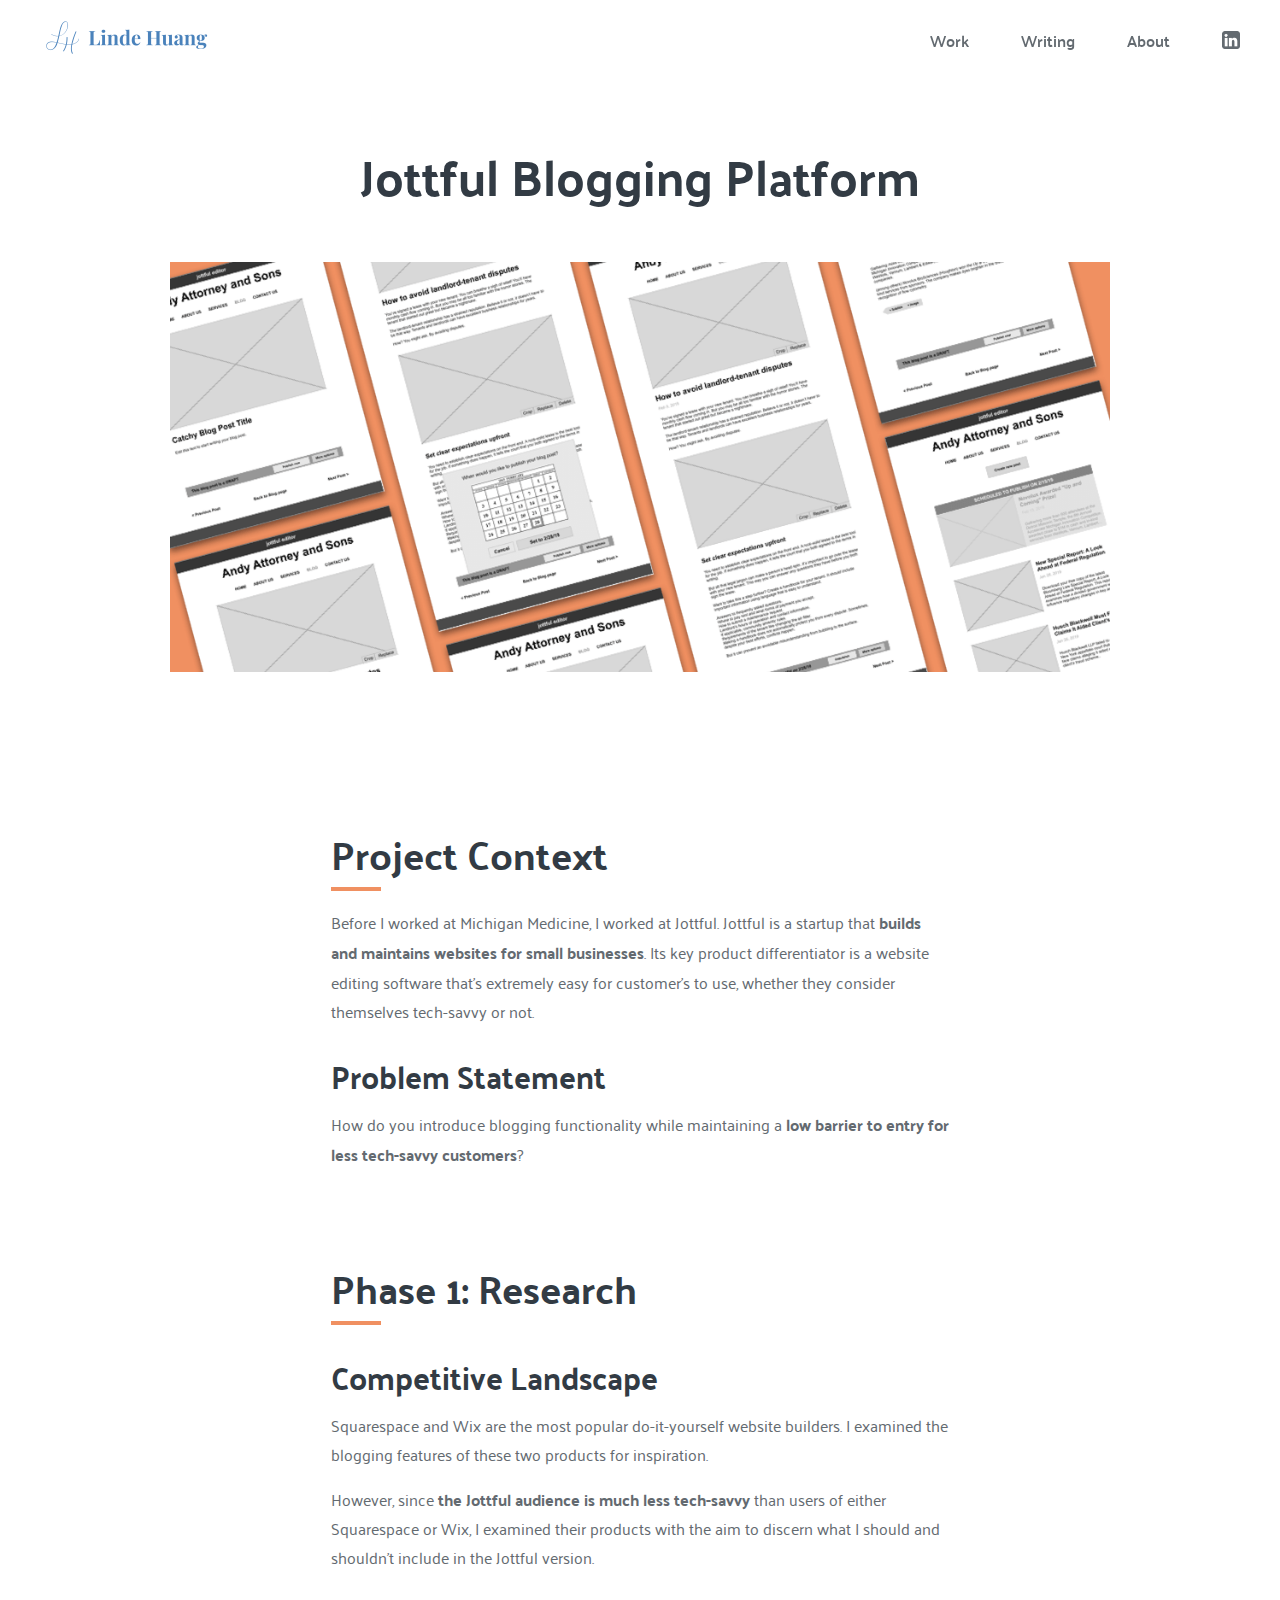
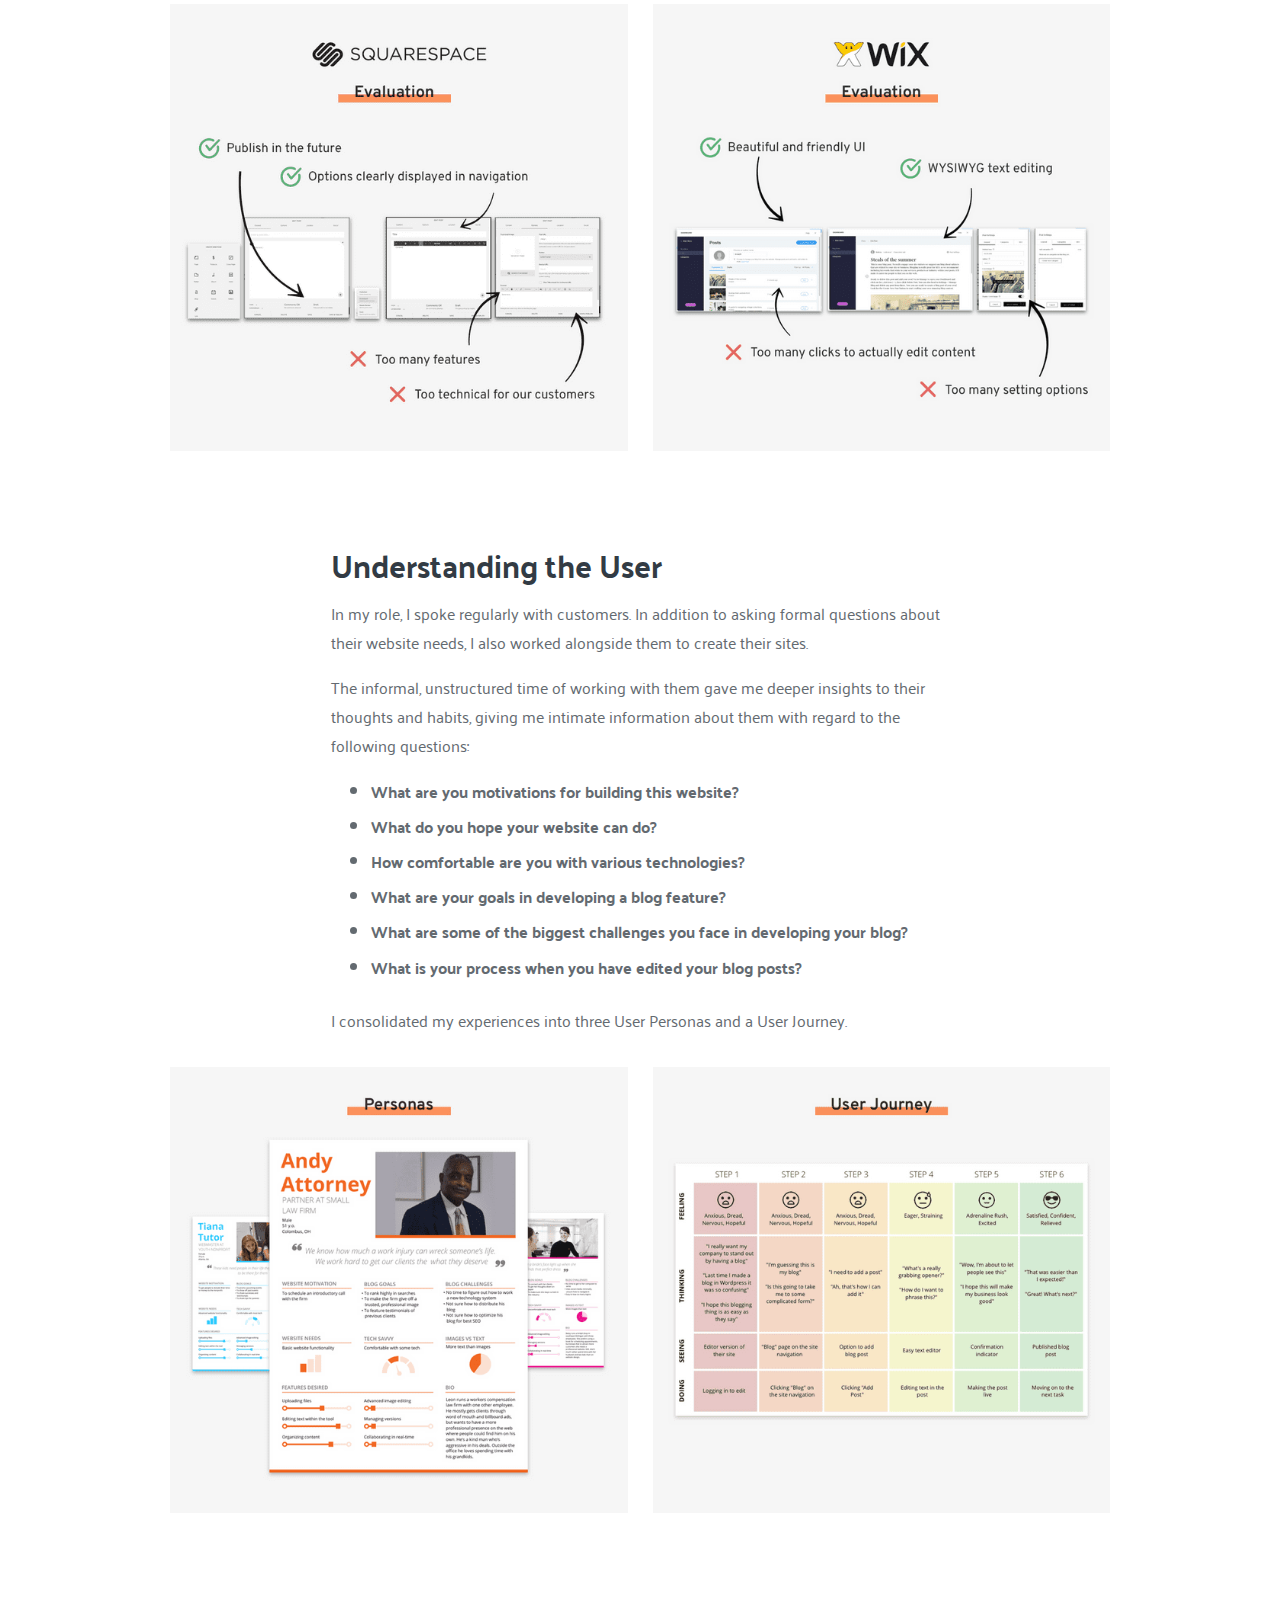
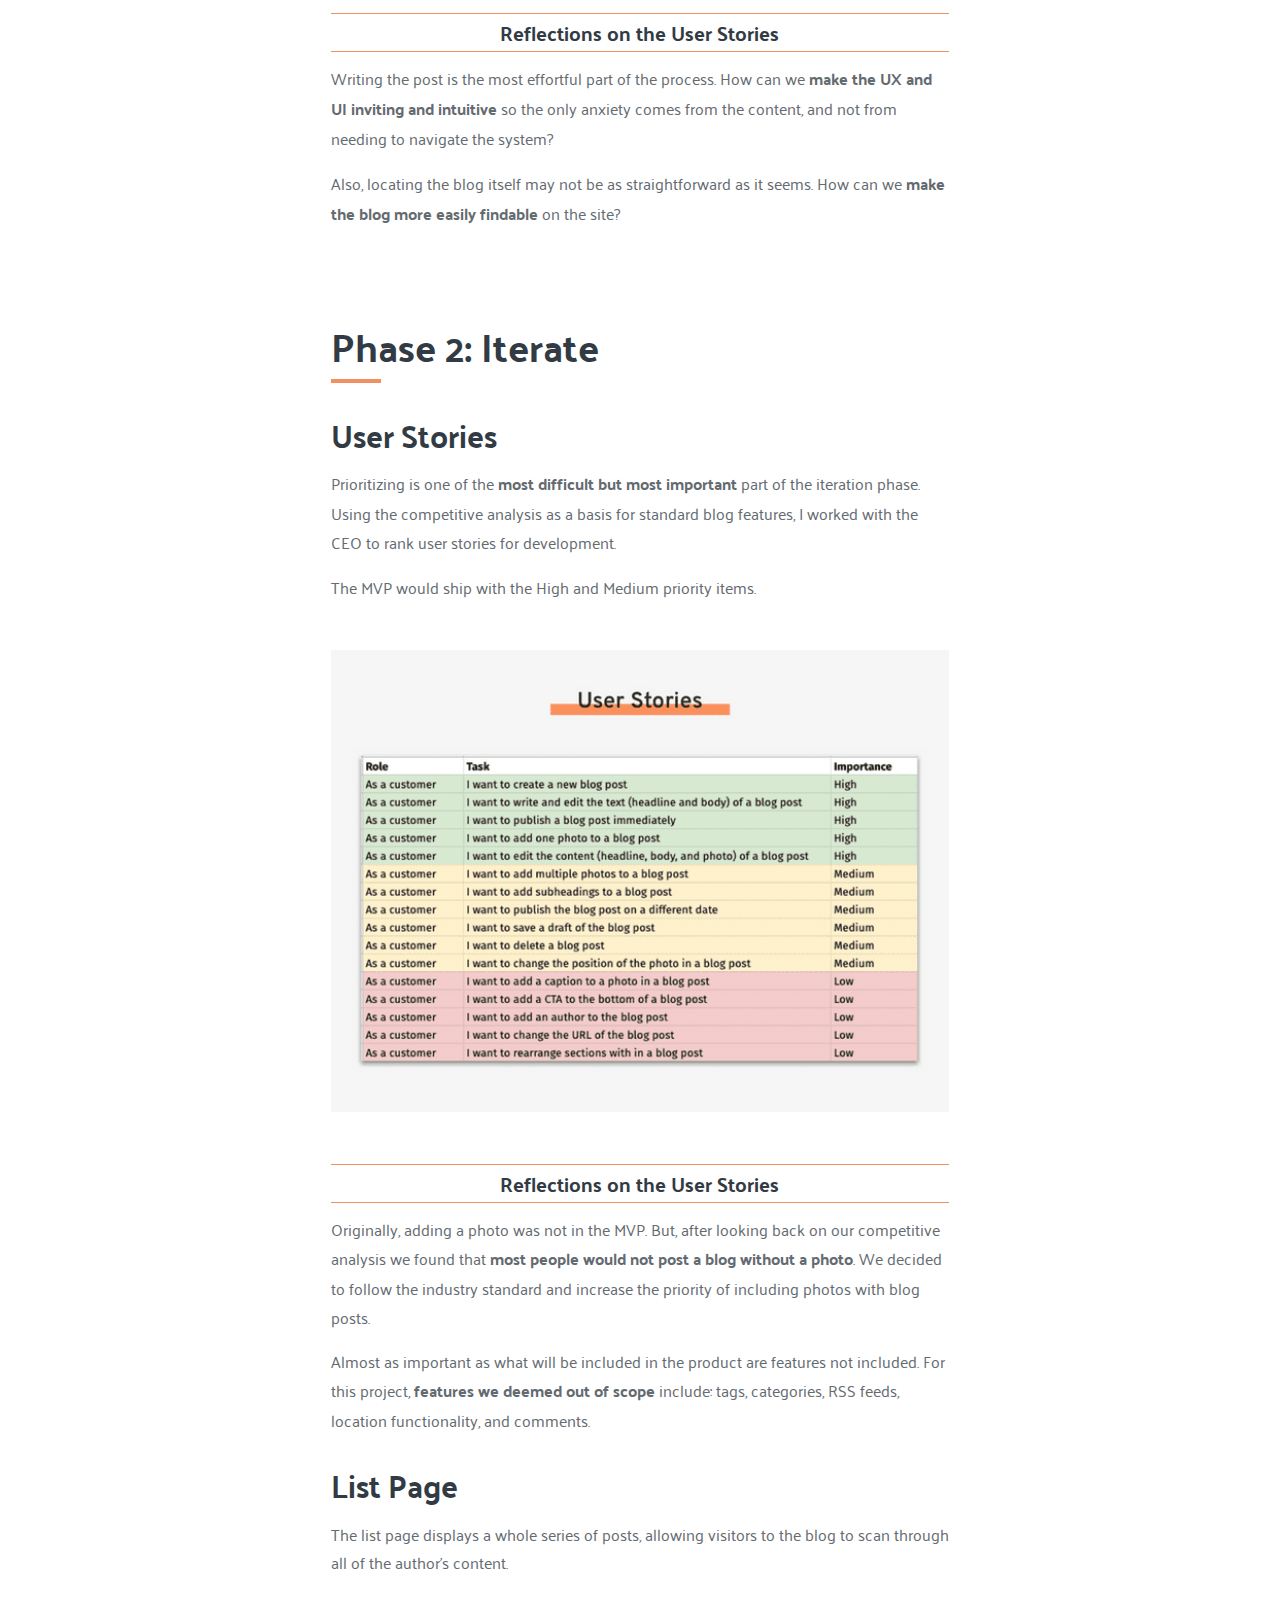
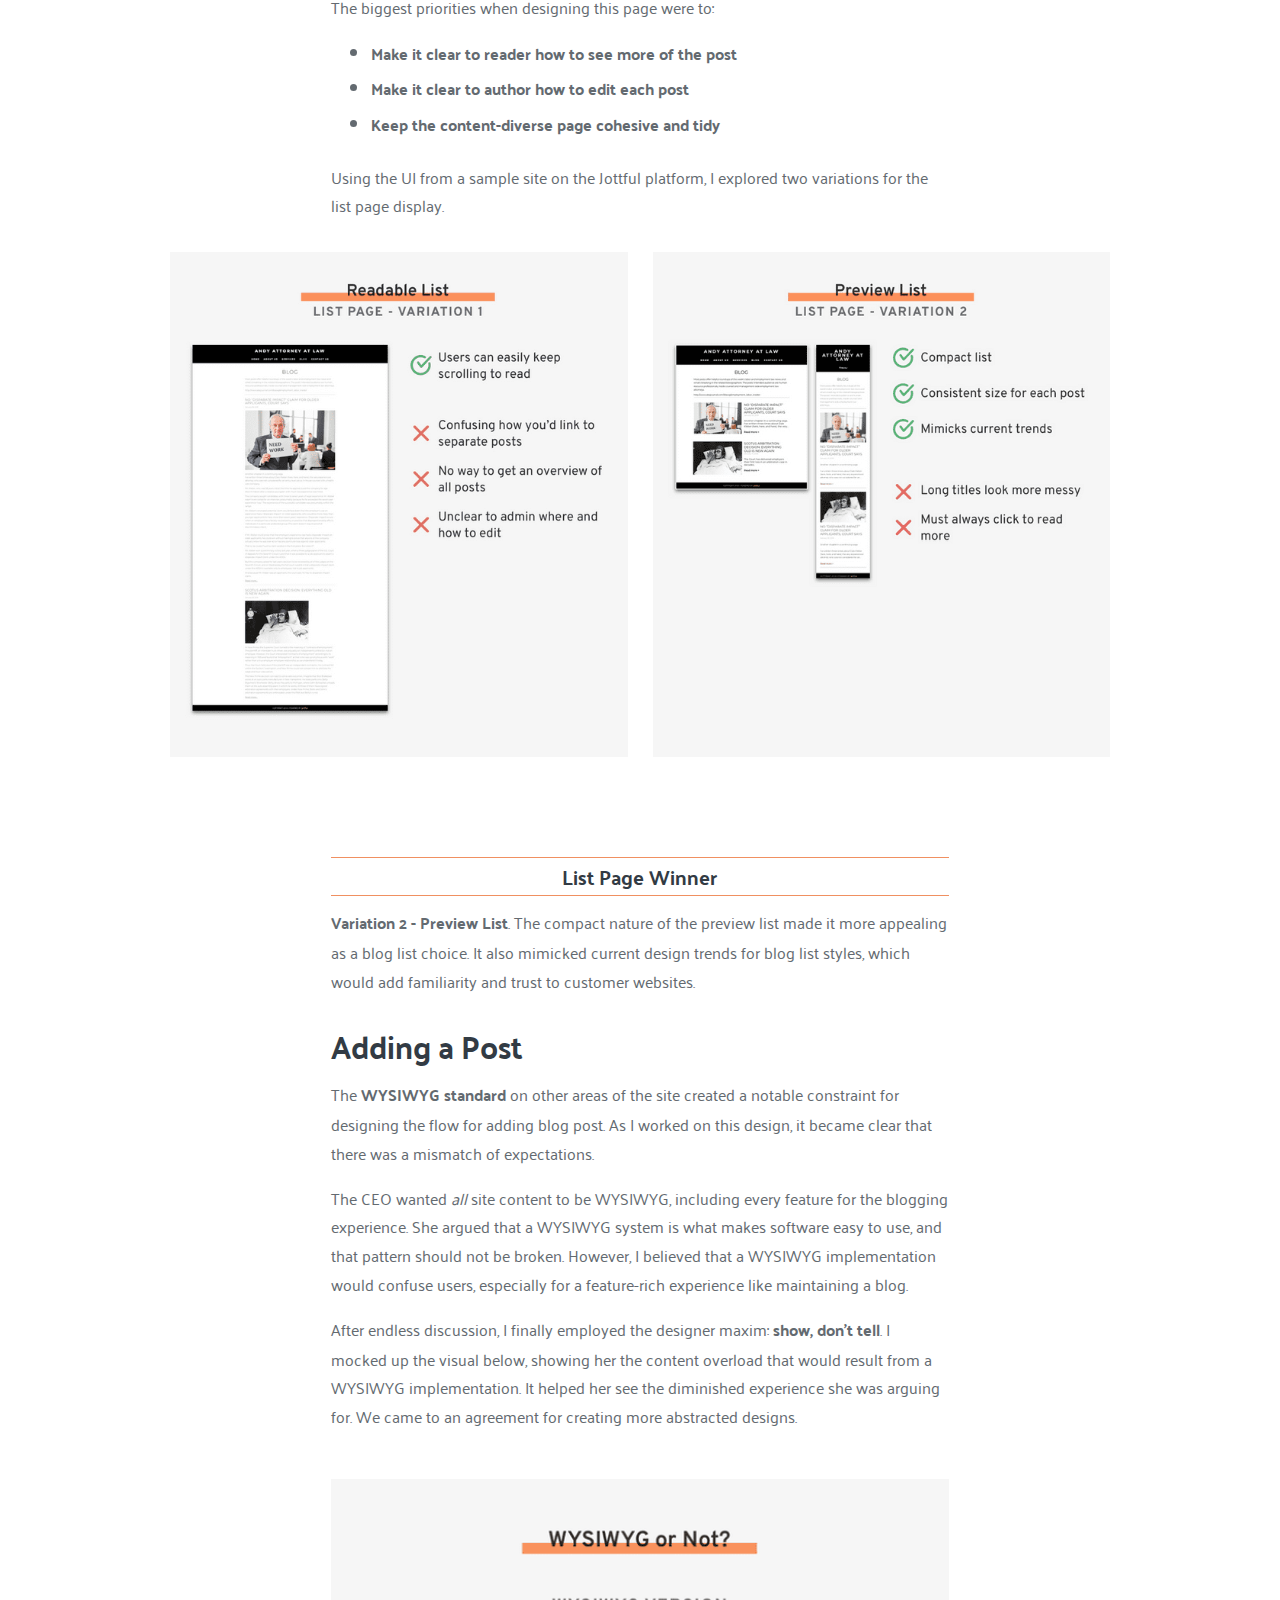
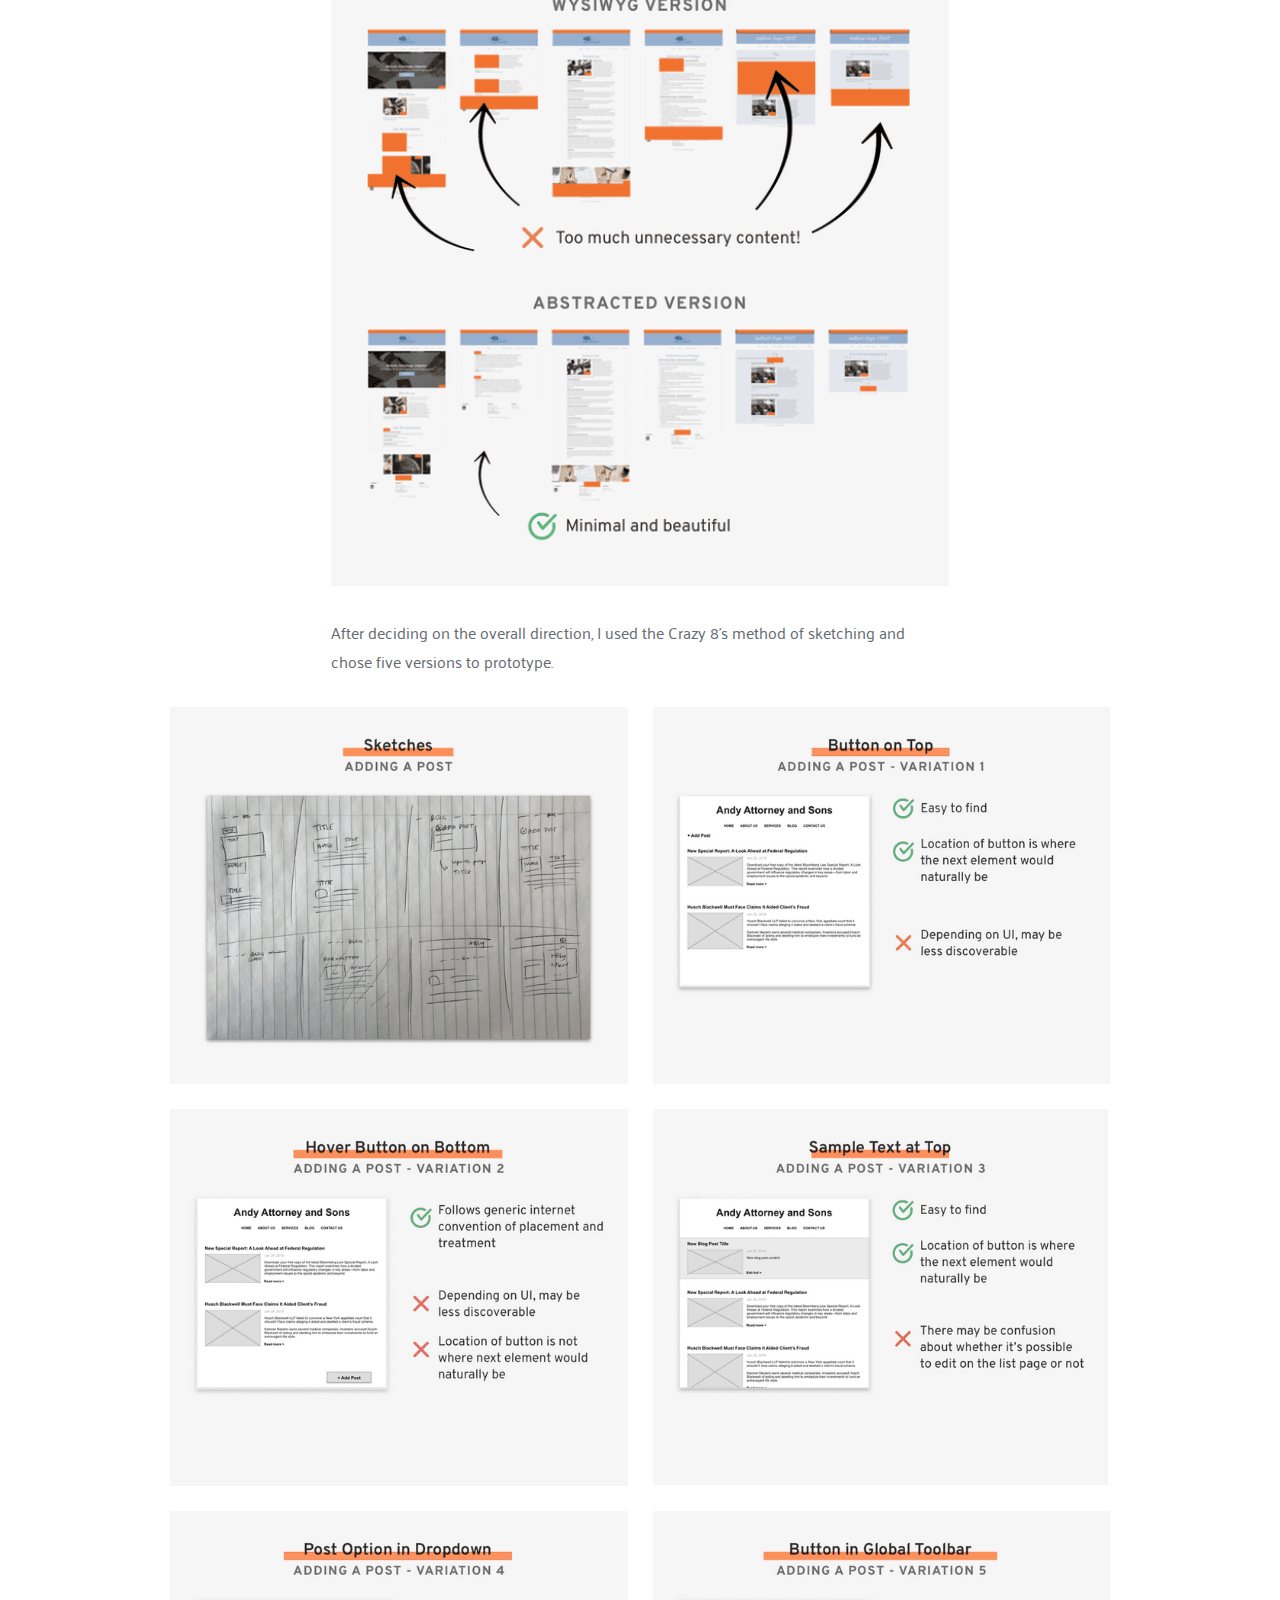
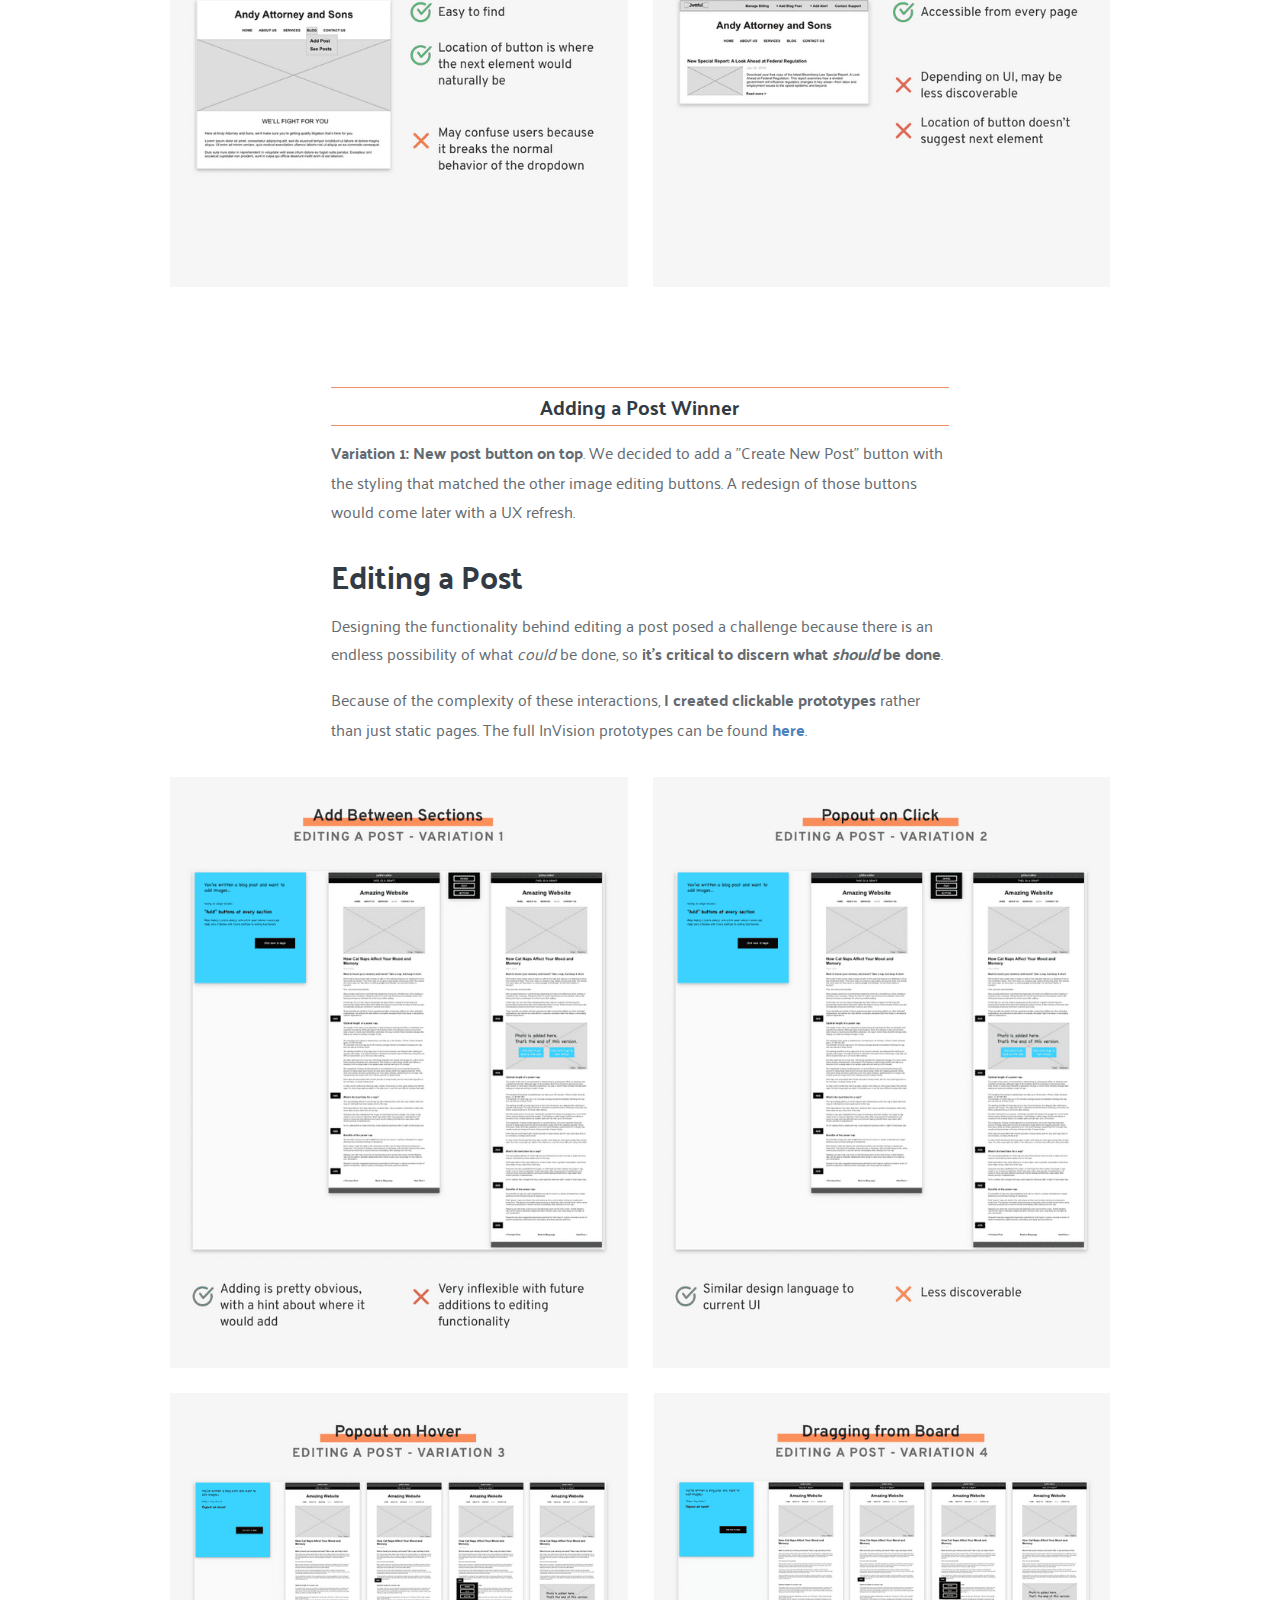
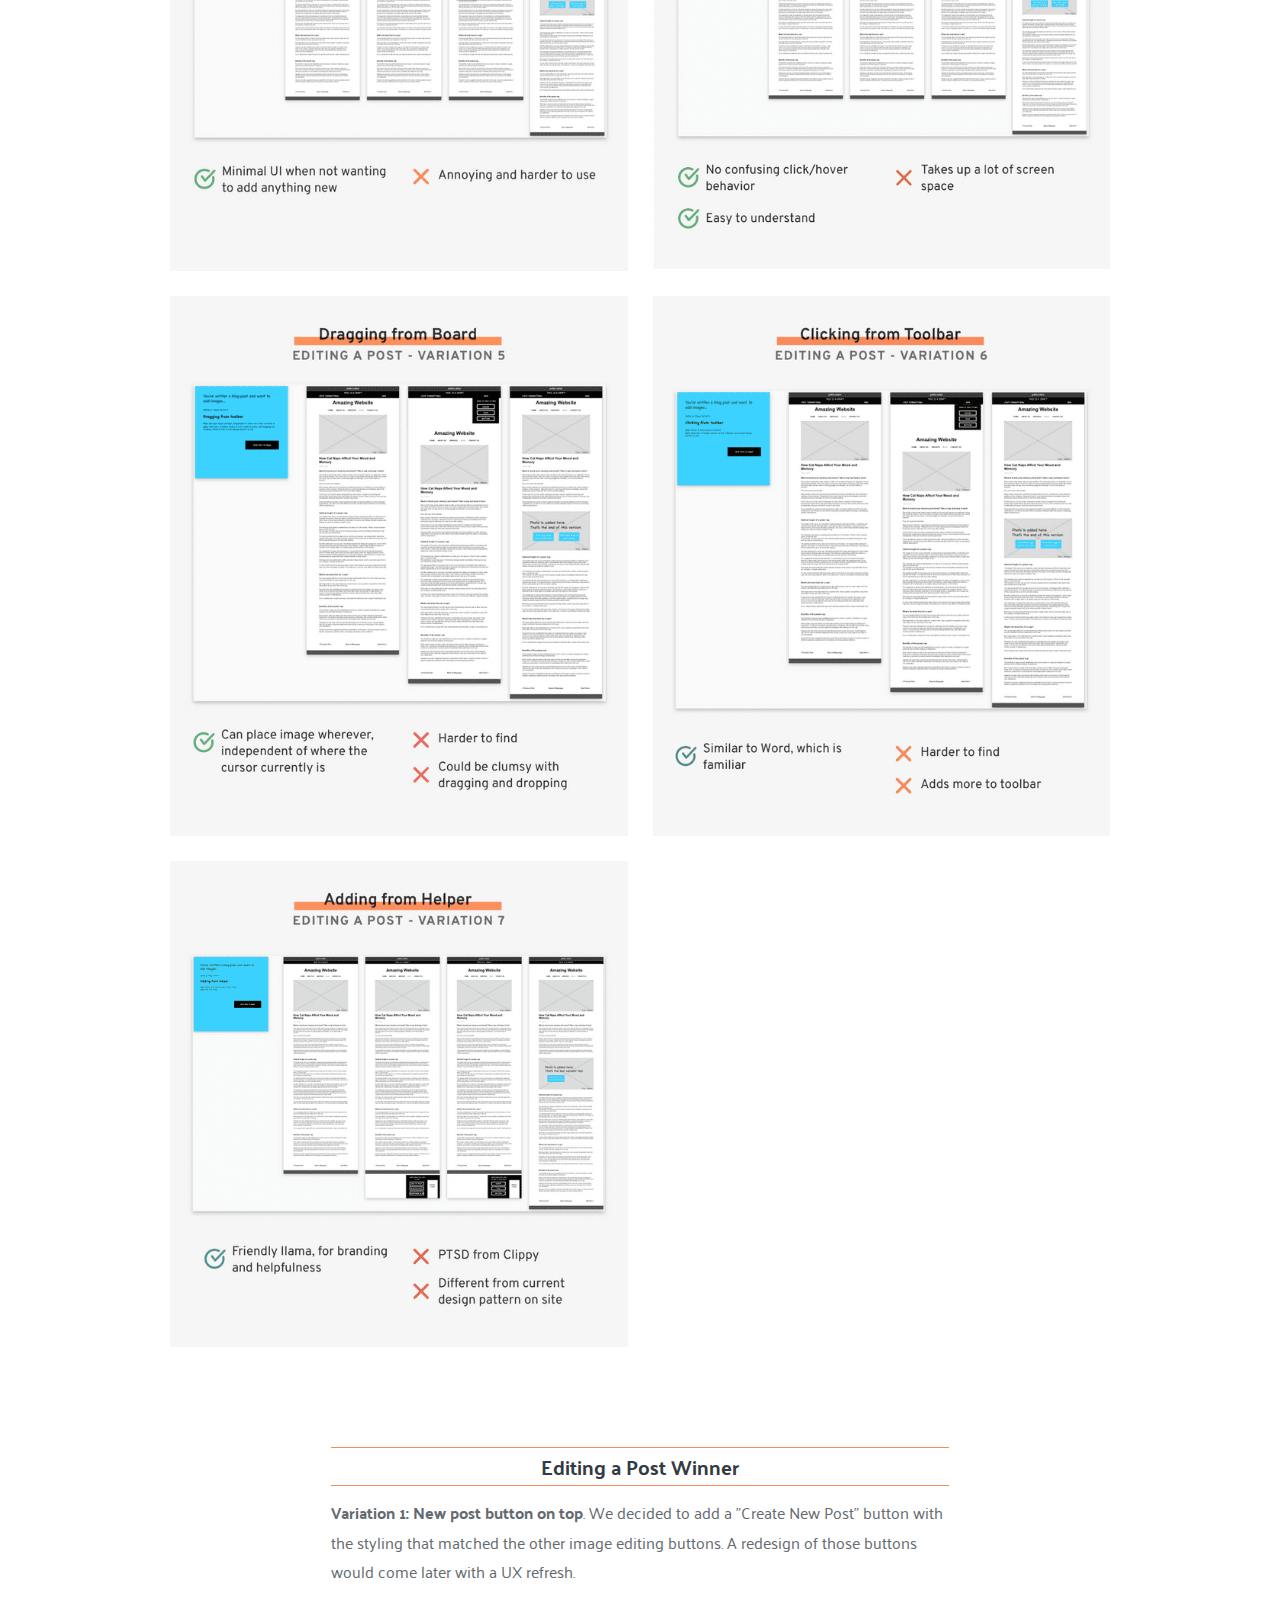
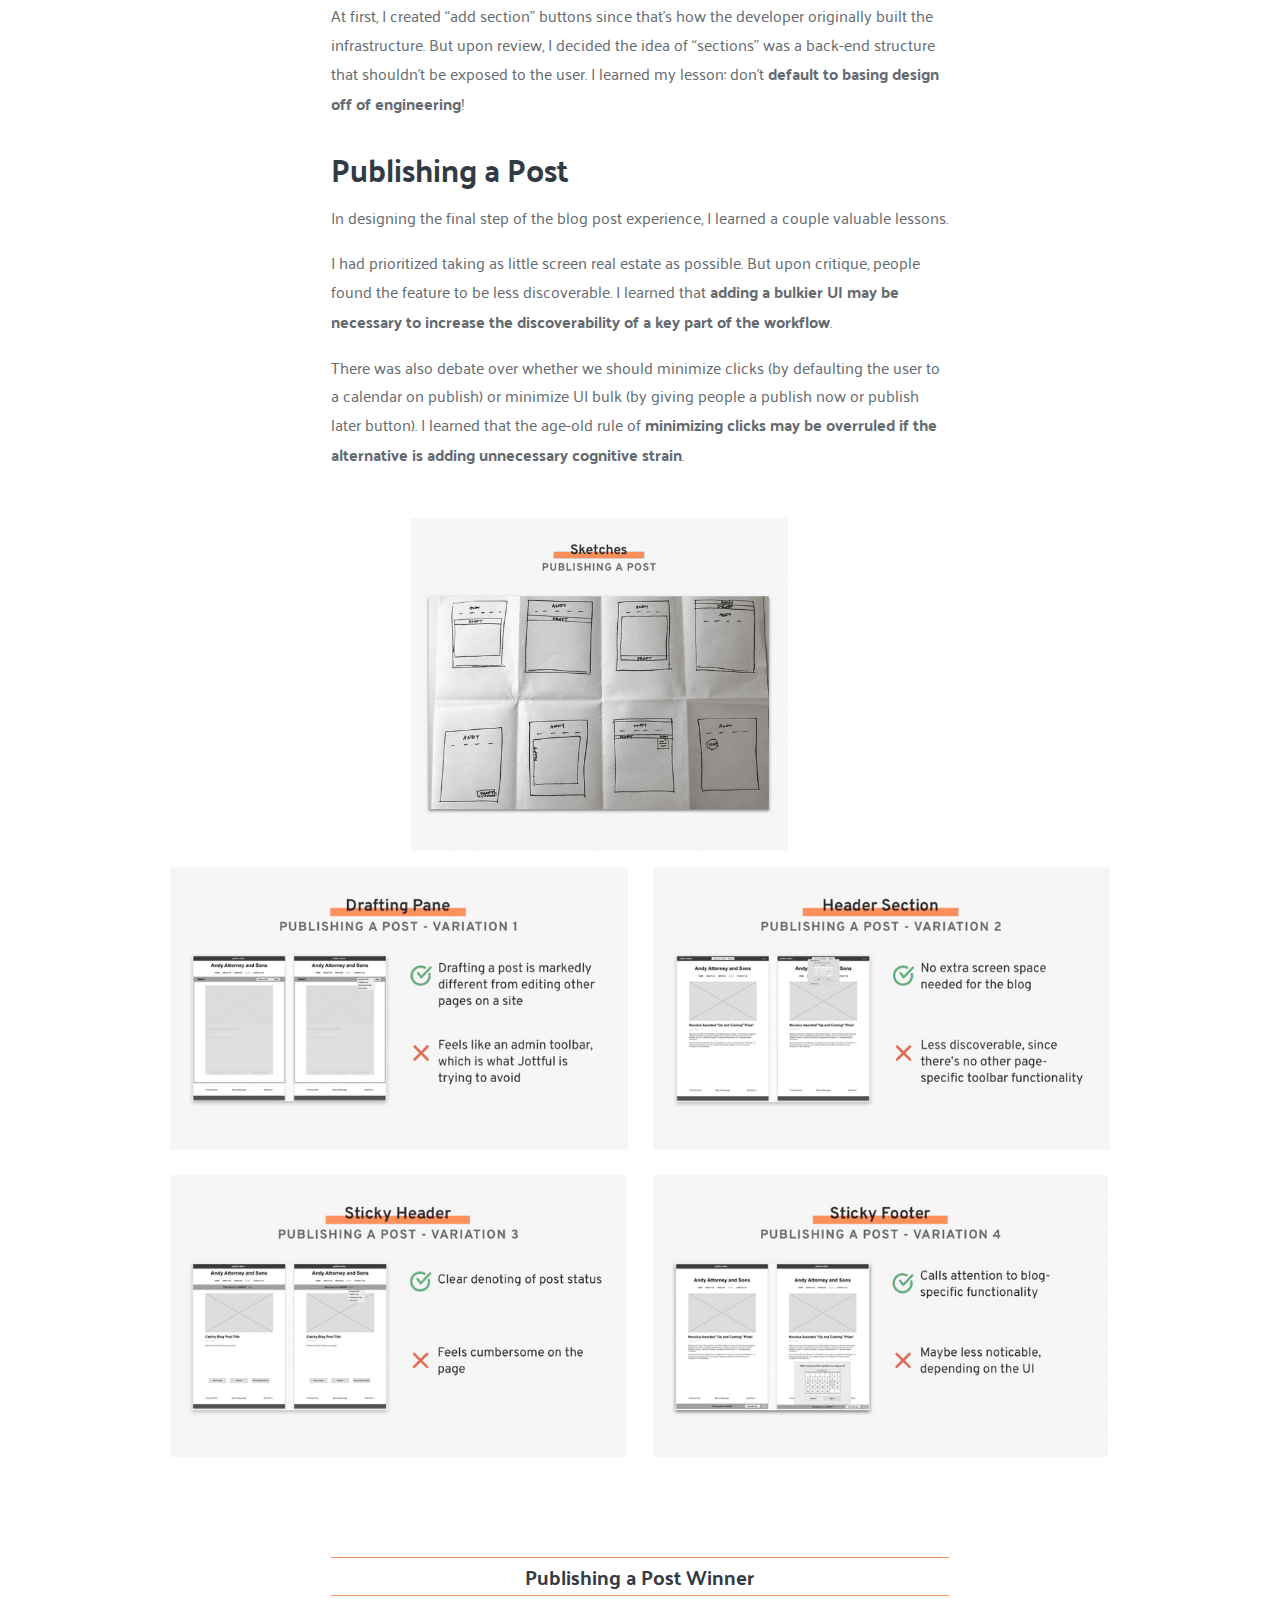
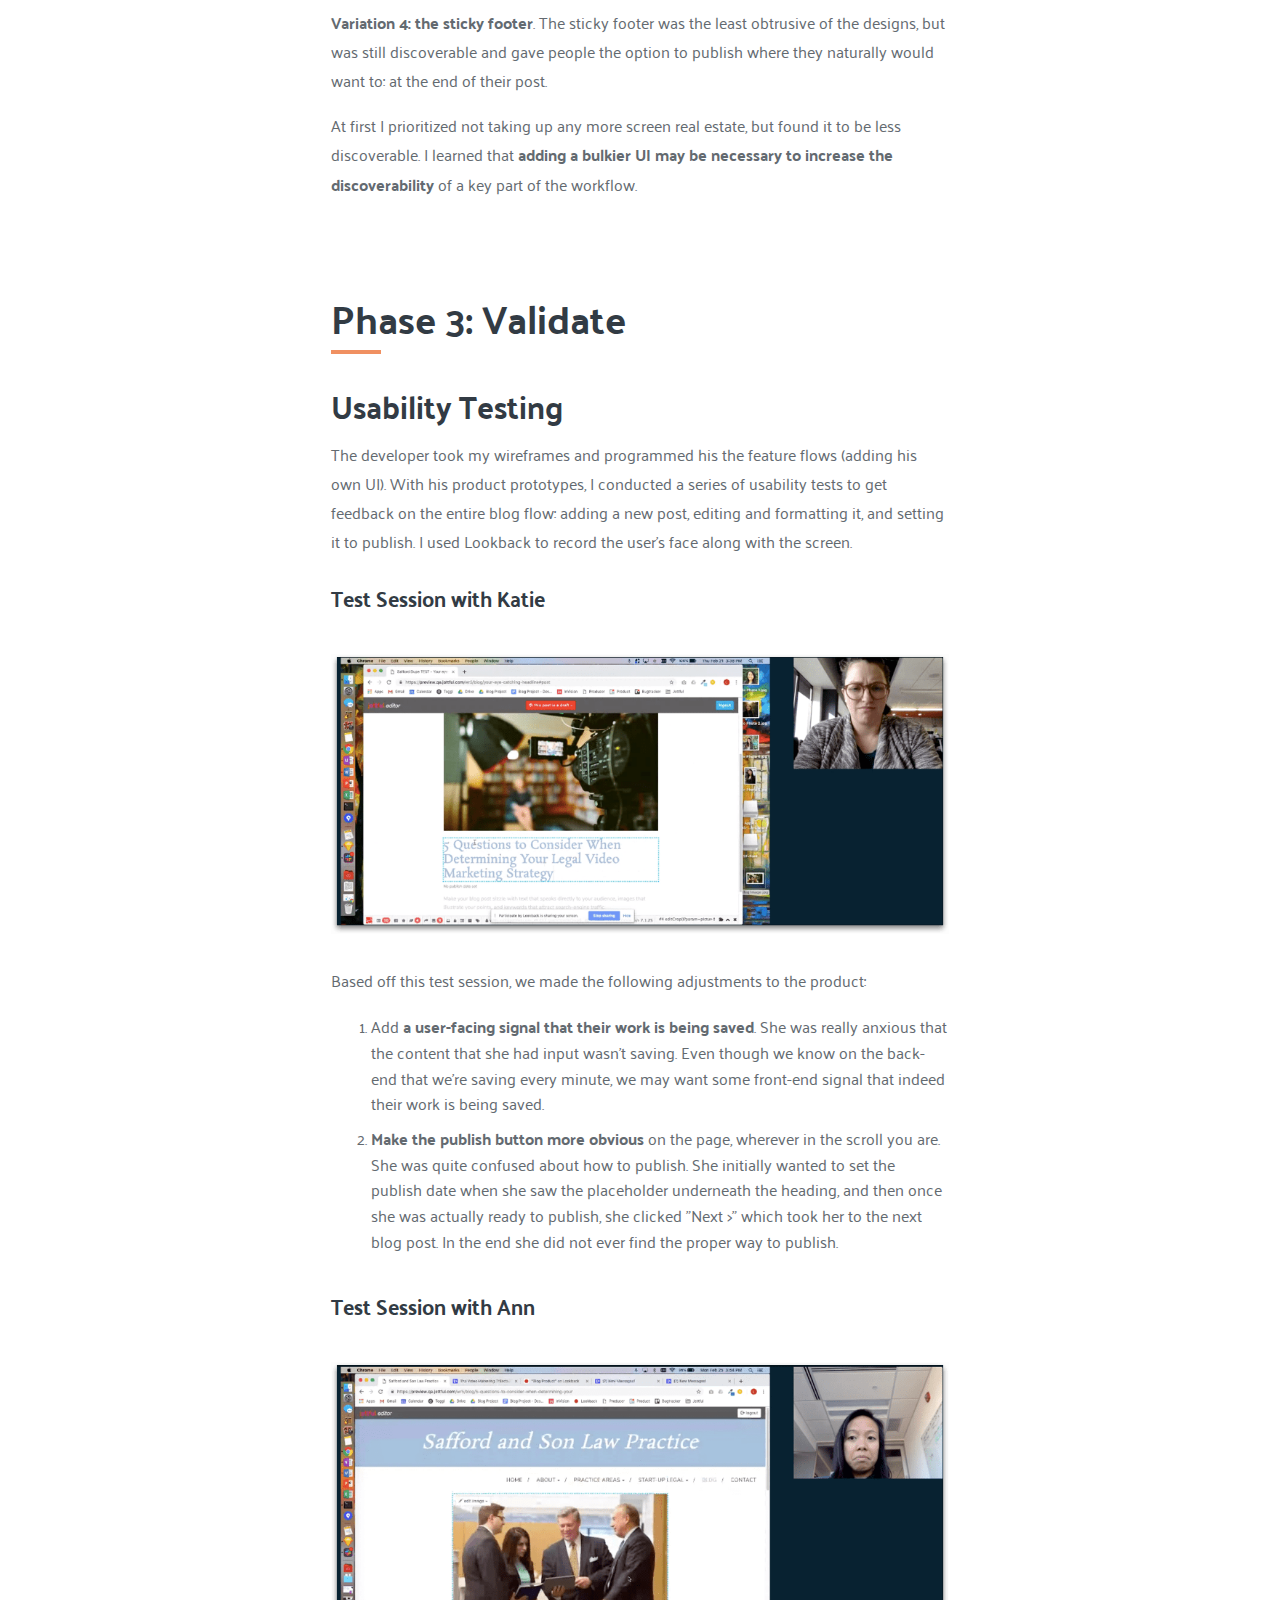
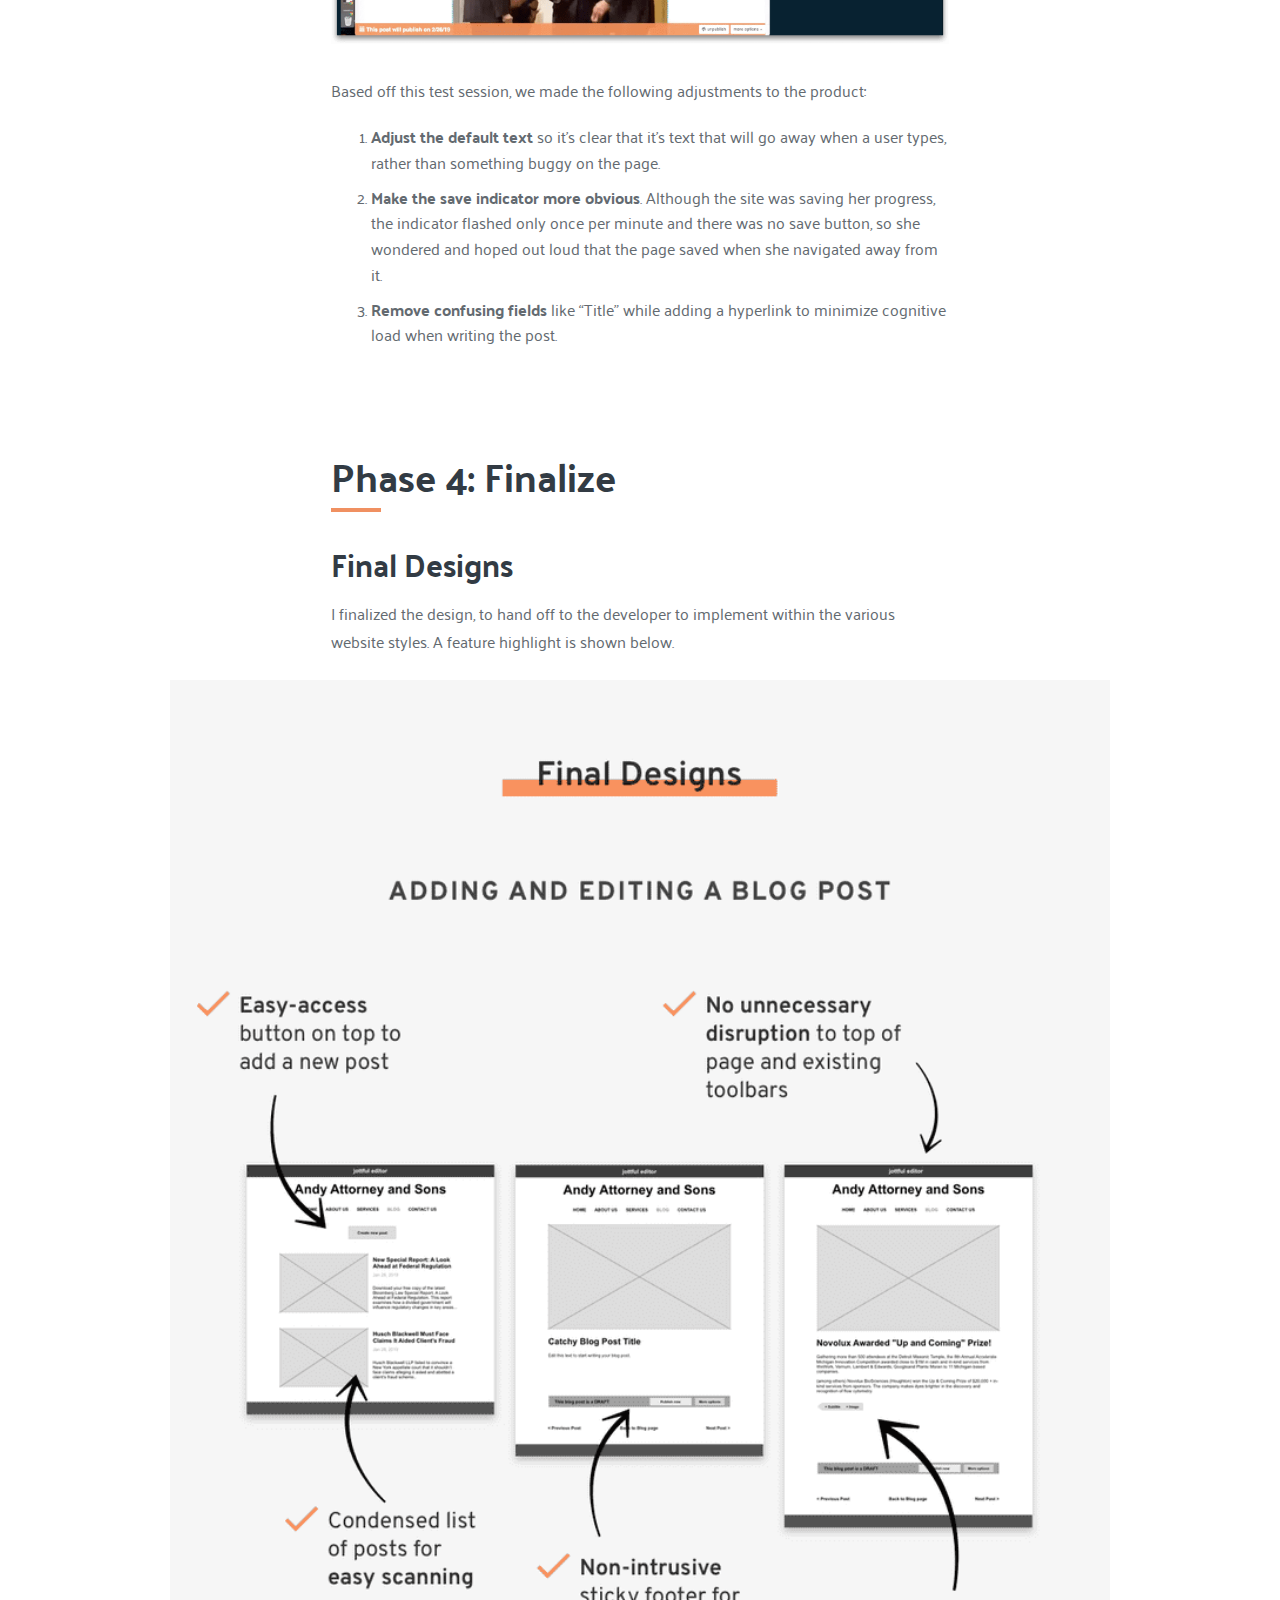
<file: work-jottful-blog.html>
<!DOCTYPE html>
<html>
<head>

<!-- Global site tag (gtag.js) - Google Analytics -->
<script async src="https://www.googletagmanager.com/gtag/js?id=G-2W7X3SQQSW"></script>
<script>
  window.dataLayer = window.dataLayer || [];
  function gtag(){dataLayer.push(arguments);}
  gtag('js', new Date());

  gtag('config', 'G-2W7X3SQQSW');
</script>

  <title>Linde Huang | Jottful Blog Case Study</title>
  <link rel="shortcut icon" href="assets/images/brand/LHOutline.png"/>

  <meta charset="utf-8">
  <meta http-equiv="X-UA-Compatible" content="IE=edge">
  <meta name="viewport" content="width=device-width, initial-scale=1">

  <link href="https://fonts.googleapis.com/css?family=Overpass:300,700|Playfair+Display:800" rel="stylesheet">
  <link rel="stylesheet" type="text/css" href="assets/css/style.css">

  <!-- Scroll animations -->  
  <link href="https://unpkg.com/aos@2.3.1/dist/aos.css" rel="stylesheet">

  <!--
  -
  -
  -  Hello there, you curious person you. It's Linde here. Welcome to my site!
  -
  -
-->

</head>


  <header>
    <nav class="sticky">
      <div class="nav-logo">
        <a href="index.html">
          <img src="assets/images/brand/LHNameTitle.png" alt="Linde Huang Logo" id="lindeHuangLogo">
        </a>
      </div>
      <div class="main-nav">
        <ul>
          <li><a href="index.html#work" class="nav-link">Work</a></li>
          <li><a href="writing.html" class="nav-link">Writing</a></li>
          <li><a href="about.html" class="nav-link">About</a></li>
          <li><a href="https://www.linkedin.com/in/lindeluhuang" class="nav-link" target="_blank"><img src="assets/images/headerfooter/LinkedInLogo.png" class="icon-inline"></a></li>
        </ul>
      </div>
    </nav>
  </header>

  <button onclick="topFunction()" id="scroll-to-top-btn"><img src="assets/images/headerfooter/scroll-to-top.png"
    alt="Scroll to top button" class="top-button transform-scale"></button>

  <body>
    <div class="container-grid">
      <section id="top" data-color="jottfulblog-color">
      <h1 class="full-width jottfulblog-color-h1" data-aos="fade-down" data-aos-duration="1500">
        Jottful Blogging Platform
      </h1>
      <img src="assets/images/jottfulblogcasestudy/CaseStudyJottfulBlogCover.png" alt="Jottful Blog Case Study" class="image-full-width">
      
    </section>

    <nav class="toc"></nav>

    <article class="main-content">
        <section class="content-start" id="projectContext">
      <h2 class="partial-width jottfulblog-color-h2">
        Project Context
      </h2>
      <p class="partial-width">
        Before I worked at Michigan Medicine, I worked at Jottful. Jottful is a startup that <strong>builds and maintains websites for small businesses</strong>. Its key product differentiator is a website editing software that's extremely easy for customer's to use, whether they consider themselves tech-savvy or not.
      </p>
    </section>

    <section id="problem">
      <h3 class="partial-width">
        Problem Statement
      </h3 class="partial-width">
      <p class="partial-width">
        How do you introduce blogging functionality while maintaining a <strong>low barrier to entry for less tech-savvy customers</strong>?
      </p>
    </section>

    <section class="phase1Research">
      <h2 class="partial-width jottfulblog-color-h2">
        Phase 1: Research
      </h2>
    </section>

    <section id="competitiveLandscape">
      <h3 class="partial-width">
        Competitive Landscape
      </h3>
      <p class="partial-width">
        Squarespace and Wix are the most popular do-it-yourself website builders. I examined the blogging features of these two products for inspiration.</p>
        <p class="partial-width">
          However, since <strong>the Jottful audience is much less tech-savvy</strong> than users of either Squarespace or Wix, I examined their products with the aim to discern what I should and shouldn't include in the Jottful version.

        </p>
        <div class="full-width image-grid-2col image-grid-margins">
          <img src="assets/images/jottfulblogcasestudy/SquarespaceEvaluation.png" alt="Jottful Blog Squarespace Evaluation">
          <img src="assets/images/jottfulblogcasestudy/WixEvaluation.png" alt="Jottful Blog Wix Evaluation">
        </div>
      </section>

      <section id="understandingTheUser">
        <h3 class="partial-width">
          Understanding the User
        </h3>
        <p class="partial-width">
          In my role, I spoke regularly with customers. In addition to asking formal questions about their website needs, I also worked alongside them to create their sites.
        </p>
        <p class="partial-width">
          The informal, unstructured time of working with them gave me deeper insights to their thoughts and habits, giving me intimate information about them with regard to the following questions:
        </p>
        <ul class="partial-width"><strong>
          <li>What are you motivations for building this website?</li>
          <li>What do you hope your website can do?</li>
          <li>How comfortable are you with various technologies?</li>
          <li>What are your goals in developing a blog feature?</li>
          <li>What are some of the biggest challenges you face in developing your blog?</li>
          <li>What is your process when you have edited your blog posts?</li>
        </ul></strong>
        <p class="partial-width">
          I consolidated my experiences into three User Personas and a User Journey.
        </p>
        <div class="full-width image-grid-2col image-grid-margins">
          <img src="assets/images/jottfulblogcasestudy/Personas.png" alt="Jottful Blog User Personas" class="no-margin-bottom">
          <img src="assets/images/jottfulblogcasestudy/UserJourney.png" alt="Jottful Blog User Journey">
        </div>
        <h5 class="partial-width jottful">
          Reflections on the User Stories
        </h5>
        <p class="partial-width">
          Writing the post is the most effortful part of the process. How can we <strong>make the UX and UI inviting and intuitive</strong> so the only anxiety comes from the content, and not from needing to navigate the system?
        </p>
        <p class="partial-width">
          Also, locating the blog itself may not be as straightforward as it seems. How can we <strong>make the blog more easily findable</strong> on the site?
        </p>
      </section>

      <section id="phase2Iterate">
        <h2 class="partial-width jottfulblog-color-h2">
          Phase 2: Iterate
        </h2>
      </section>

      <section id="userStories">
        <h3 class="partial-width">
          User Stories
        </h3>
        <p class="partial-width">
          Prioritizing is one of the <strong>most difficult but most important</strong> part of the iteration phase. Using the competitive analysis as a basis for standard blog features, I worked with the CEO to rank user stories for development.
        </p>
        <p class="partial-width">
          The MVP would ship with the High and Medium priority items.
        </p>
        <img src="assets/images/jottfulblogcasestudy/UserStories.png" alt="Jottful Blog User Stories" class="image-partial-width">
        <h5 class="partial-width jottful">
          Reflections on the User Stories
        </h5>
        <p class="partial-width">
          Originally, adding a photo was not in the MVP. But, after looking back on our competitive analysis we found that <strong>most people would not post a blog without a photo</strong>. We decided to follow the industry standard and increase the priority of including photos with blog posts.
        </p>
        <p class="partial-width">
          Almost as important as what will be included in the product are features not included. For this project, <strong>features we deemed out of scope</strong> include: tags, categories, RSS feeds, location functionality, and comments.
        </p>
      </section>

      <section id="listPage">
        <h3 class="partial-width">
          List Page
        </h3>
        <p class="partial-width">
          The list page displays a whole series of posts, allowing visitors to the blog to scan through all of the author’s content.
        </p>
        <p class="partial-width">
          The biggest priorities when designing this page were to:
        </p>
        <ul class="partial-width"><strong>
          <li>Make it clear to reader how to see more of the post</li>
          <li>Make it clear to author how to edit each post</li>
          <li>Keep the content-diverse page cohesive and tidy</li>
        </ul></strong>
        <p class="partial-width">
          Using the UI from a sample site on the Jottful platform, I explored two variations for the list page display.
        </p>
        <div class="full-width image-grid-2col image-grid-margins">
          <img src="assets/images/jottfulblogcasestudy/ListPageVariation1.png" alt="Jottful Blog List Page Variation 1" class="no-margin-bottom">
          <img src="assets/images/jottfulblogcasestudy/ListPageVariation2.png" alt="Jottful Blog List Page Variation 2" >
        </div>
        <h5 class="partial-width jottful">
          List Page Winner
        </h5>
        <p class="partial-width">
          <strong>Variation 2 - Preview List</strong>. The compact nature of the preview list made it more appealing as a blog list choice. It also mimicked current design trends for blog list styles, which would add familiarity and trust to customer websites.
        </p>
      </section>

      <section id="addingaPost">
        <h3 class="partial-width">
          Adding a Post
        </h3>
        <p class="partial-width">
          The <strong>WYSIWYG standard</strong> on other areas of the site created a notable constraint for designing the flow for adding blog post. As I worked on this design, it became clear that there was a mismatch of expectations.
        </p>
        <p class="partial-width">
          The CEO wanted <em>all</em> site content to be WYSIWYG, including every feature for the blogging experience. She argued that a WYSIWYG system is what makes software easy to use, and that pattern should not be broken.
          However, I believed that a WYSIWYG implementation would confuse users, especially for a feature-rich experience like maintaining a blog.
        </p>
        <p class="partial-width">
          After endless discussion, I finally employed the designer maxim: <strong>show, don’t tell</strong>. I mocked up the visual below, showing her the content overload that would result from a WYSIWYG implementation. It helped her see the diminished experience she was arguing for. We came to an agreement for creating more abstracted designs.
        </p>
        <img src="assets/images/jottfulblogcasestudy/WYSIWYGorNot.png" alt="Jottful Blog WYSIWYG or not" class="image-partial-width">
        <p class="partial-width">
          After deciding on the overall direction, I used the Crazy 8's method of sketching and chose five versions to prototype.
        </p>
        <div class="full-width image-grid-2col image-grid-margins">
          <img src="assets/images/jottfulblogcasestudy/AddingaPostSketches.png" alt="Jottful Blog Adding a Post Sketches" class="no-margin-bottom">
          <img src="assets/images/jottfulblogcasestudy/AddingaPostVariation1.png" alt="Jottful Blog Adding a Post Variation 1" class="no-margin-bottom">
          <img src="assets/images/jottfulblogcasestudy/AddingaPostVariation2.png" alt="Jottful Blog Adding a Post Variation 2" class="no-margin-bottom">
          <img src="assets/images/jottfulblogcasestudy/AddingaPostVariation3.png" alt="Jottful Blog Adding a Post Variation 3" class="no-margin-bottom">
          <img src="assets/images/jottfulblogcasestudy/AddingaPostVariation4.png" alt="Jottful Blog Adding a Post Variation 4" class="no-margin-bottom">
          <img src="assets/images/jottfulblogcasestudy/AddingaPostVariation5.png" alt="Jottful Blog Adding a Post Variation 5">
        </div>
        <h5 class="partial-width jottful">
          Adding a Post Winner
        </h5>
        <p class="partial-width ">
          <strong>Variation 1: New post button on top</strong>. We decided to add a "Create New Post" button with the styling that matched the other image editing buttons. A redesign of those buttons would come later with a UX refresh.
        </p>
      </section>

      <section id="editingaPost">
        <h3 class="partial-width">
          Editing a Post
        </h3>
        <p class="partial-width">
          Designing the functionality behind editing a post posed a challenge because there is an endless possibility of what <em>could</em> be done, so <strong>it’s critical to discern what <em>should</em> be done</strong>.
        </p>
        <p class="partial-width">
          Because of the complexity of these interactions, <strong>I created clickable prototypes</strong> rather than just static pages. The full InVision prototypes can be found <a href=https://invis.io/6BQJRU0JA75#/347173971_Add_Image_-_V1_P1 target=”_blank”>here</a>.
        </p>
        <div class="full-width image-grid-2col image-grid-margins">
          <img src="assets/images/jottfulblogcasestudy/EditingaPostVariation1.png" alt="Jottful Blog Editing a Post Variation 1" class="no-margin-bottom">
          <img src="assets/images/jottfulblogcasestudy/EditingaPostVariation2.png" alt="Jottful Blog Editing a Post Variation 2" class="no-margin-bottom">
          <img src="assets/images/jottfulblogcasestudy/EditingaPostVariation3.png" alt="Jottful Blog Editing a Post Variation 3" class="no-margin-bottom">
          <img src="assets/images/jottfulblogcasestudy/EditingaPostVariation4.png" alt="Jottful Blog Editing a Post Variation 4" class="no-margin-bottom">
          <img src="assets/images/jottfulblogcasestudy/EditingaPostVariation5.png" alt="Jottful Blog Editing a Post Variation 5" class="no-margin-bottom">
          <img src="assets/images/jottfulblogcasestudy/EditingaPostVariation6.png" alt="Jottful Blog Editing a Post Variation 6" class="no-margin-bottom">
          <img src="assets/images/jottfulblogcasestudy/EditingaPostVariation7.png" alt="Jottful Blog Editing a Post Variation 7">
        </div>
        <h5 class="partial-width jottful">
          Editing a Post Winner
        </h5>
        <p class="partial-width ">
          <strong>Variation 1: New post button on top</strong>. We decided to add a "Create New Post" button with the styling that matched the other image editing buttons. A redesign of those buttons would come later with a UX refresh.
        </p>
        <p class="partial-width ">
          At first, I created “add section” buttons since that’s how the developer originally built the infrastructure. But upon review, I decided the idea of “sections” was a back-end structure that shouldn’t be exposed to the user. I learned my lesson: don’t <strong>default to basing design off of engineering</strong>!</p>
        </p>
      </section>

      <section id="publishingaPost">
        <h3 class="partial-width">
          Publishing a Post
        </h3>
        <p class="partial-width">
          In designing the final step of the blog post experience, I learned a couple valuable lessons.
        </p>
        <p class="partial-width">
          I had prioritized taking as little screen real estate as possible. But upon critique, people found the feature to be less discoverable. I learned that <strong>adding a bulkier UI may be necessary to increase the discoverability of a key part of the workflow</strong>.
        </p>
        <p class="partial-width">
          There was also debate over whether we should minimize clicks (by defaulting the user to a calendar on publish) or minimize UI bulk (by giving people a publish now or publish later button). I learned that the age-old rule of <strong>minimizing clicks may be overruled if the alternative is adding unnecessary cognitive strain</strong>.
        </p>

        <img src="assets/images/jottfulblogcasestudy/PublishingaPostSketches.png" alt="Jottful Blog Publishing a Post Sketches" class="image-half-width-centered no-margin-bottom">
        <div class="full-width image-grid-2col image-grid-margins">
          <img src="assets/images/jottfulblogcasestudy/PublishingaPostVariation1.png" alt="Jottful Blog Publishing a Post Variation 1" class="no-margin-bottom">
          <img src="assets/images/jottfulblogcasestudy/PublishingaPostVariation2.png" alt="Jottful Blog Publishing a Post Variation 2" class="no-margin-bottom">
          <img src="assets/images/jottfulblogcasestudy/PublishingaPostVariation3.png" alt="Jottful Blog Publishing a Post Variation 3" class="no-margin-bottom">
          <img src="assets/images/jottfulblogcasestudy/PublishingaPostVariation4.png" alt="Jottful Blog Publishing a Post Variation 4">
        </div>
        <h5 class="partial-width jottful">
          Publishing a Post Winner
        </h5>
        <p class="partial-width ">
          <strong>Variation 4: the sticky footer</strong>. The sticky footer was the least obtrusive of the designs, but was still discoverable and gave people the option to publish where they naturally would want to: at the end of their post.
        </p>
        <p class="partial-width ">
          At first I prioritized not taking up any more screen real estate, but found it to be less discoverable. I learned that <strong>adding a bulkier UI may be necessary to increase the discoverability</strong> of a key part of the workflow.
        </p>
      </section>

      <section id="phase3Validate">
        <h2 class="partial-width jottfulblog-color-h2" >
          Phase 3: Validate
        </h2>
      </section>

      <section id="usabilityTesting">
        <h3 class="partial-width">
          Usability Testing
        </h3>
        <p class="partial-width">
          The developer took my wireframes and programmed his the feature flows (adding his own UI). With his product prototypes, I conducted a series of usability tests to get feedback on the entire blog flow: adding a new post, editing and formatting it, and setting it to publish. I used Lookback to record the user’s face along with the screen.
        </p>
        <h4 class="partial-width">
          Test Session with Katie
        </h4>
        <img src="assets/images/jottfulblogcasestudy/TestSessionKatie.png" alt="Jottful Blog Test Session with Katie" class="image-partial-width">
        <p class="partial-width ">
          Based off this test session, we made the following adjustments to the product:
        </p>
        <ol class="partial-width">
          <li>Add <strong>a user-facing signal that their work is being saved</strong>. She was really anxious that the content that she had input wasn't saving. Even though we know on the back-end that we're saving every minute, we may want some front-end signal that indeed their work is being saved.</li>
          <li><strong>Make the publish button more obvious</strong> on the page, wherever in the scroll you are. She was quite confused about how to publish. She initially wanted to set the publish date when she saw the placeholder underneath the heading, and then once she was actually ready to publish, she clicked &quot;Next >&quot; which took her to the next blog post. In the end she did not ever find the proper way to publish. </li>
        </ol>

        <h4 class="partial-width">
          Test Session with Ann
        </h4>
        <img src="assets/images/jottfulblogcasestudy/TestSessionAnn.png" alt="Jottful Blog Test Session with Ann" class="image-partial-width">
        <p class="partial-width ">
          Based off this test session, we made the following adjustments to the product:
        </p>
        <ol class="partial-width">
          <li><strong>Adjust the default text</strong> so it’s clear that it’s text that will go away when a user types, rather than something buggy on the page. </li>
          <li><strong>Make the save indicator more obvious</strong>. Although the site was saving her progress, the indicator flashed only once per minute and there was no save button, so she wondered and hoped out loud that the page saved when she navigated away from it.</li>
          <li><strong>Remove confusing fields</strong> like “Title” while adding a hyperlink to minimize cognitive load when writing the post.</li>
        </ol>
      </section>

      <section id="phase4Finalize">
        <h2 class="partial-width jottfulblog-color-h2">
          Phase 4: Finalize
        </h2>
      </section>

      <section id="finalDesigns">
        <h3 class="partial-width">
          Final Designs
        </h3>
        <p class="partial-width ">
          I finalized the design, to hand off to the developer to implement within the various website styles. A feature highlight is shown below.
        </p>
        <img src="assets/images/jottfulblogcasestudy/FinalDesignHighlights.png" alt="Jottful Blog Final Design Highlights" class="image-full-width">
      </section>

      <section id="openQuestionsFutureWork">
        <h3 class="partial-width">
          Open Questions and Future Work
        </h3>
        <p class="partial-width ">
          Although the blog product has shipped, there are open questions we will continue to test and future work that will come from user feedback.
        </p>
        <p class="partial-width ">
          The most pressing things to address include:
        </p>
        <ul class="partial-width"><strong>
          <li>Complete a UI overhaul in the editor to make the look and feel more uniform and predictable</li>
          <li>Design different autosave indicators that make the autosave more obvious and reduce anxiety for users as they edit the site</li>
          <li>Re-examine image editing functionality to make the process easier and streamlined</li>
          <li>Revisit the lower-priority user stories with users to see what improvements and additions can be made</li>
        </ul></strong>


        <p class="partial-width centered">
          <br><br><a href="index.html#work">Return to Work</a>
          <br>
          <img src="assets/images/brand/LHOutline.png" alt="Linde Huang minimal logo" class="page-end-logo">
      </p>



  </article>

</div>

<footer class="work-footer">
  <p>© 2022 COPYRIGHT <br>Designed & Developed by Linde Huang</p>
</footer>

  </body>

  <script src="https://unpkg.com/aos@2.3.1/dist/aos.js"></script>
<script>
  AOS.init();
</script>
<script src="assets/js/toc.js"></script>
<script src="assets/js/header.js"></script>
<script src="assets/js/scroll-to-top.js"></script>

</html>
</file>
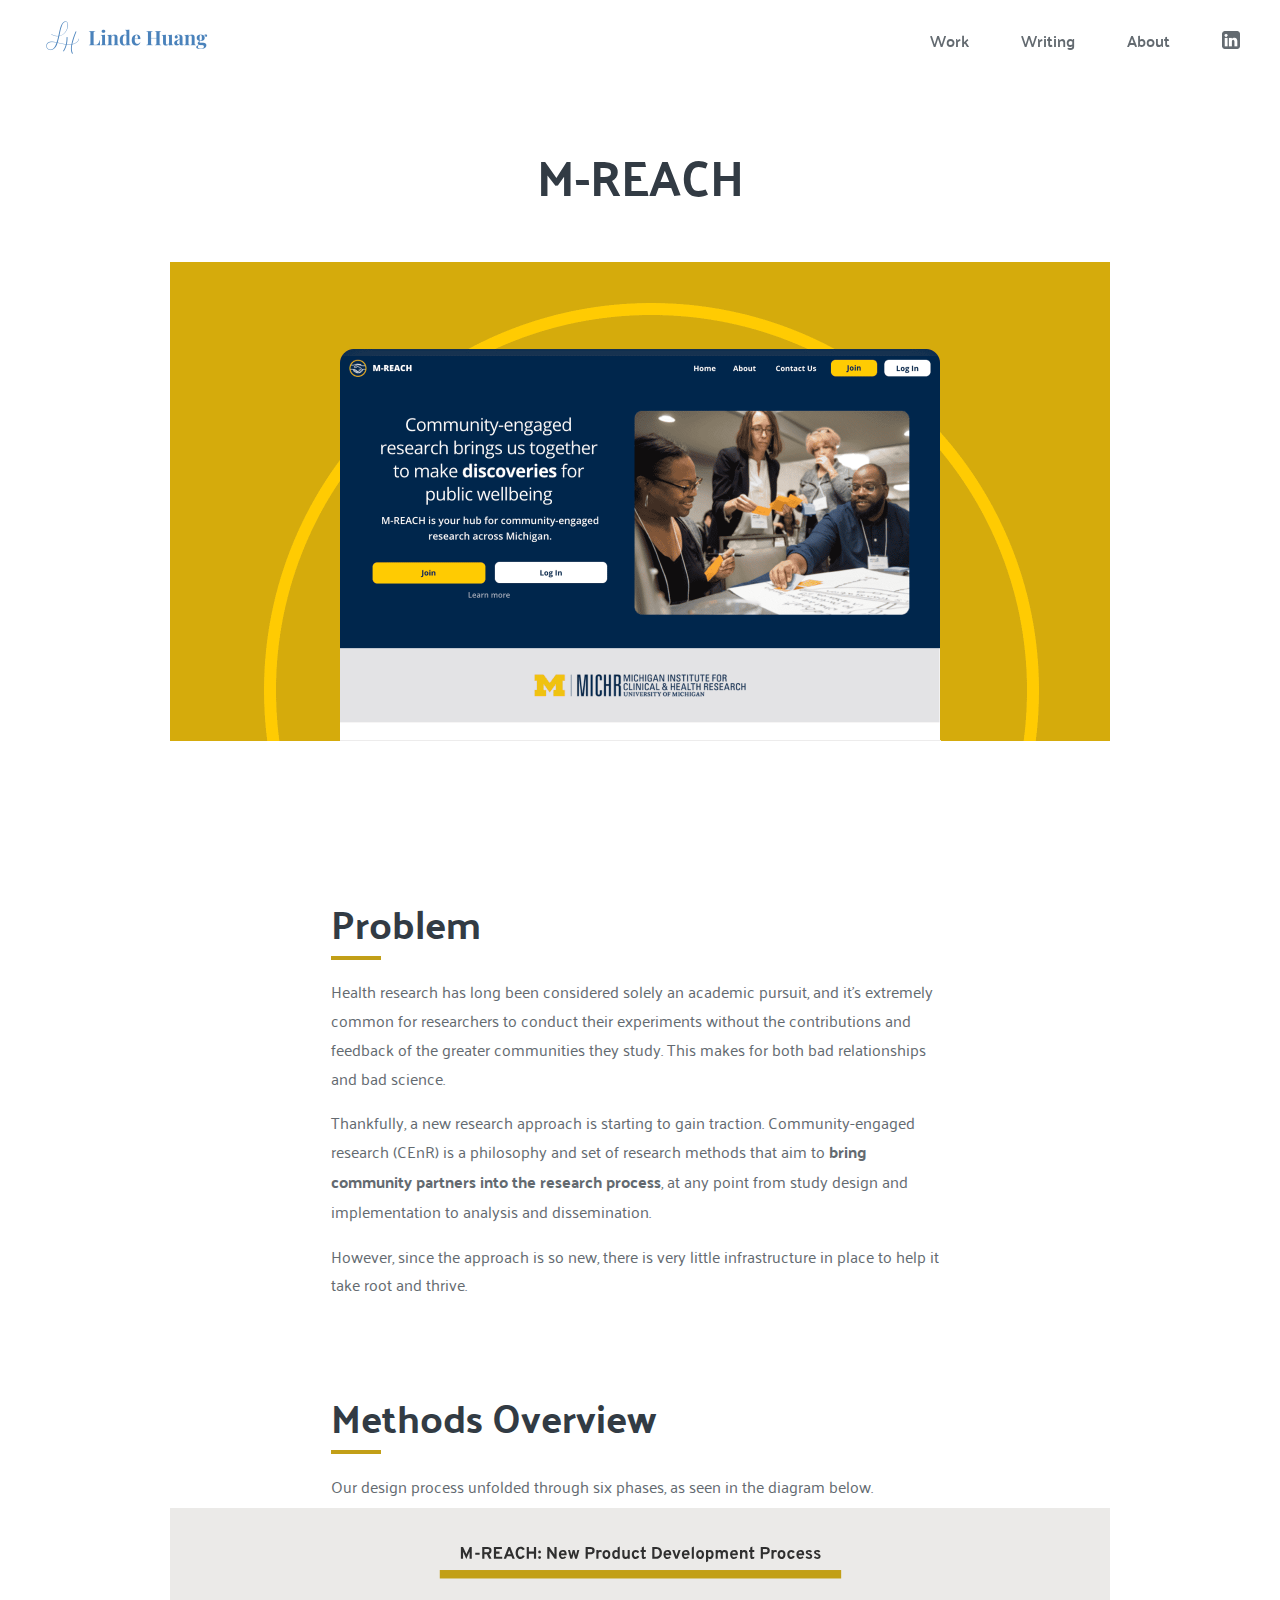
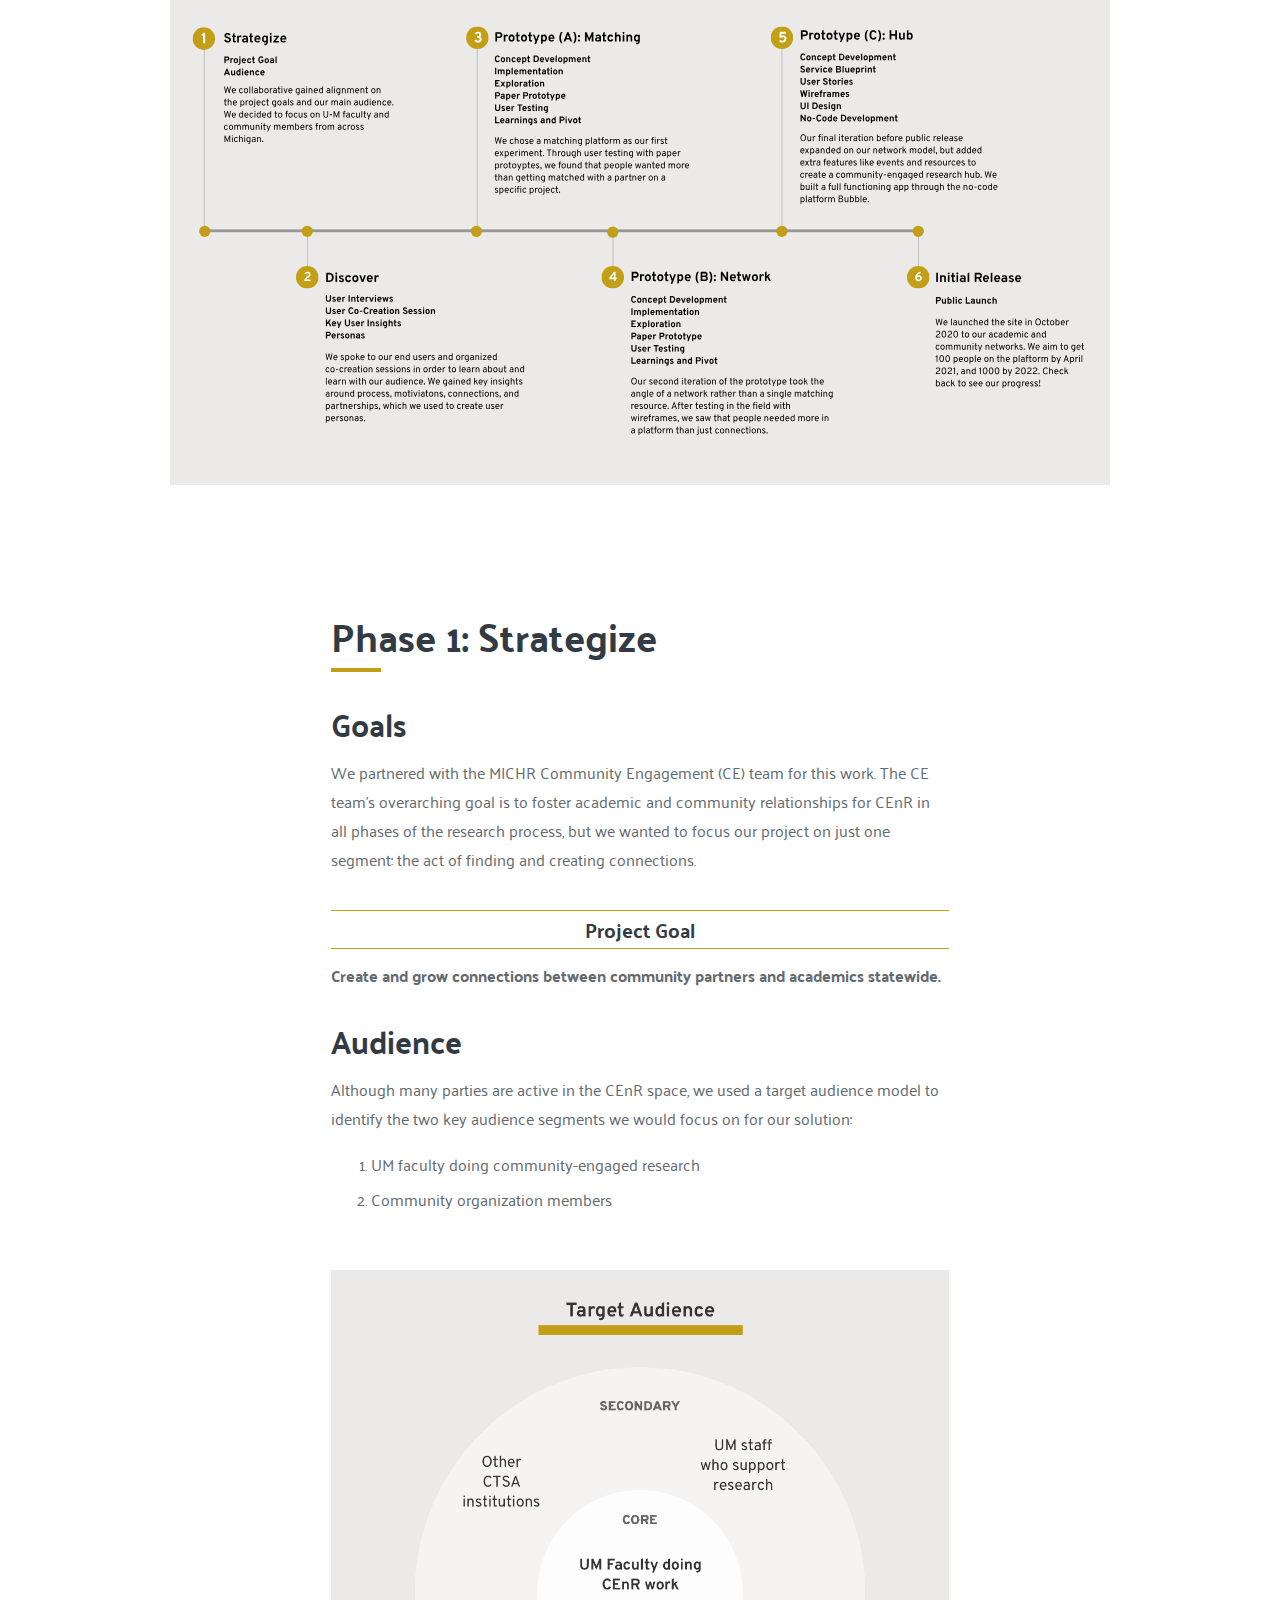
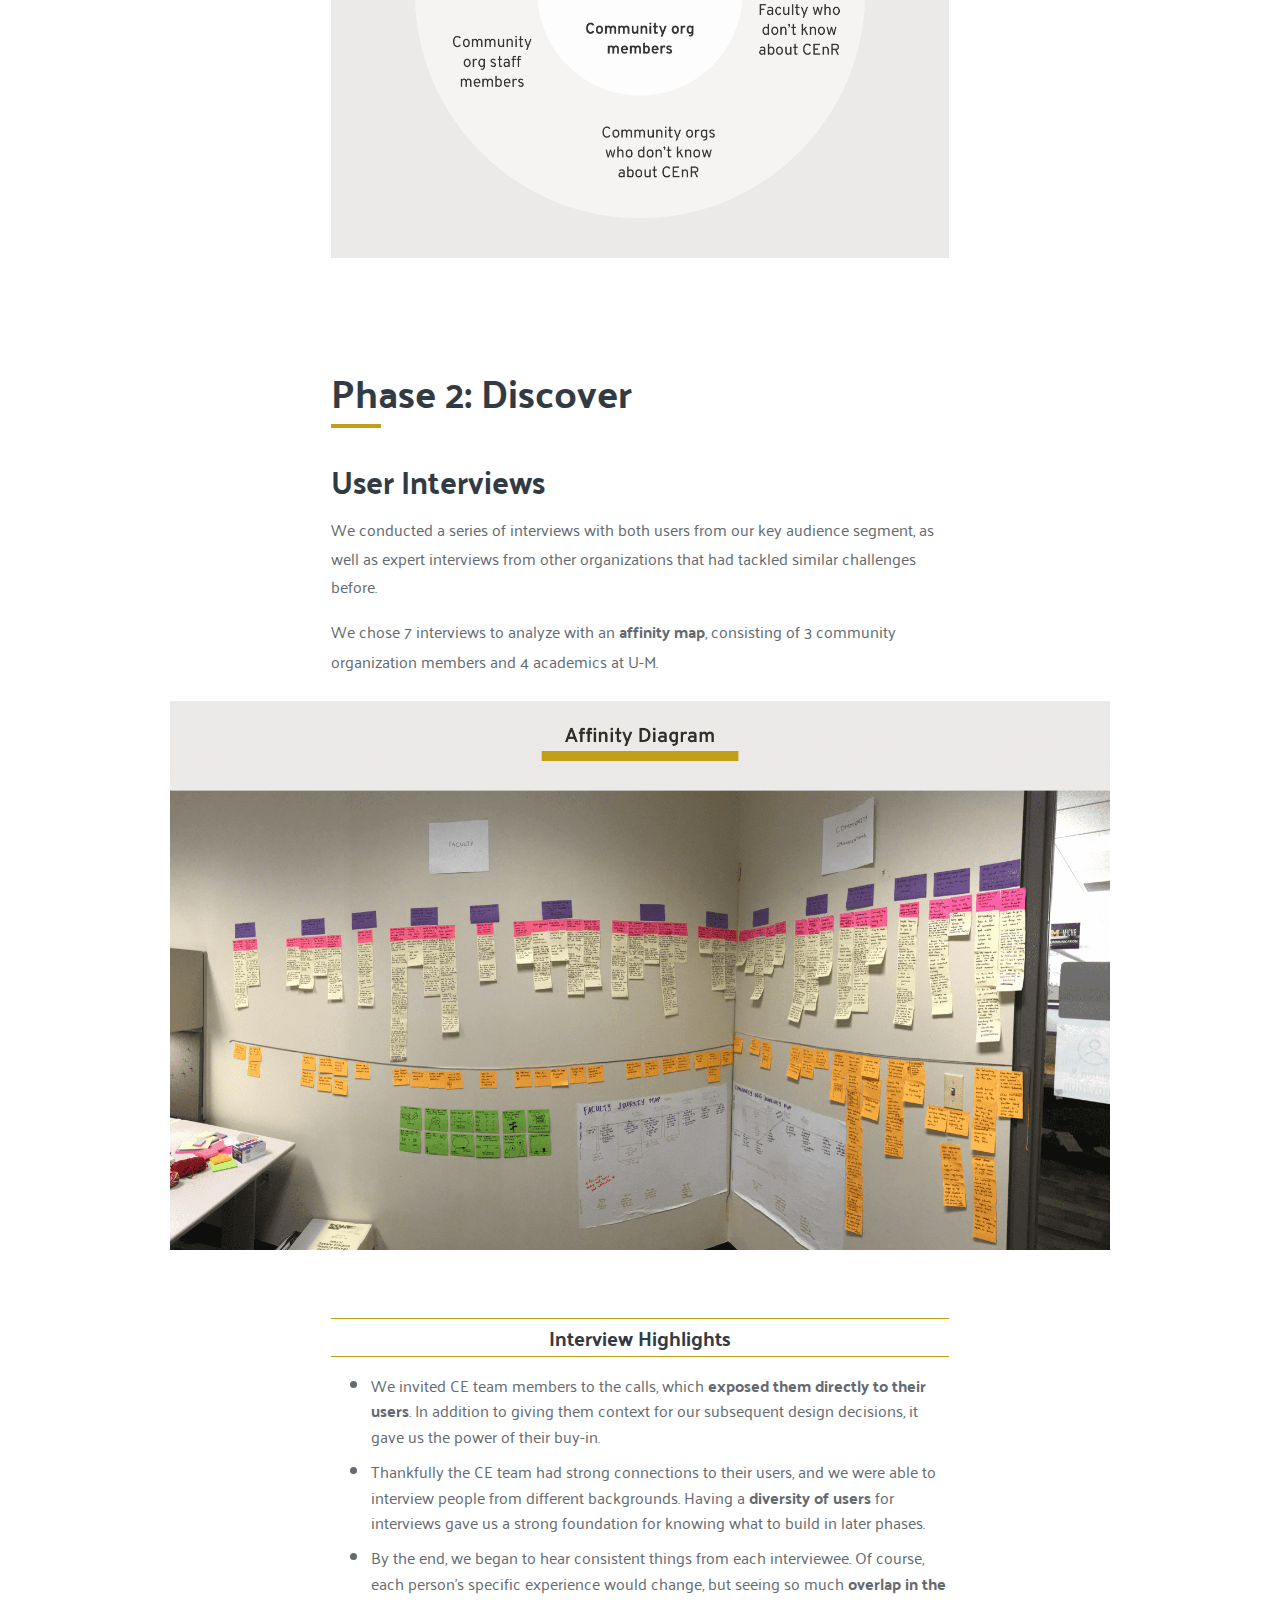
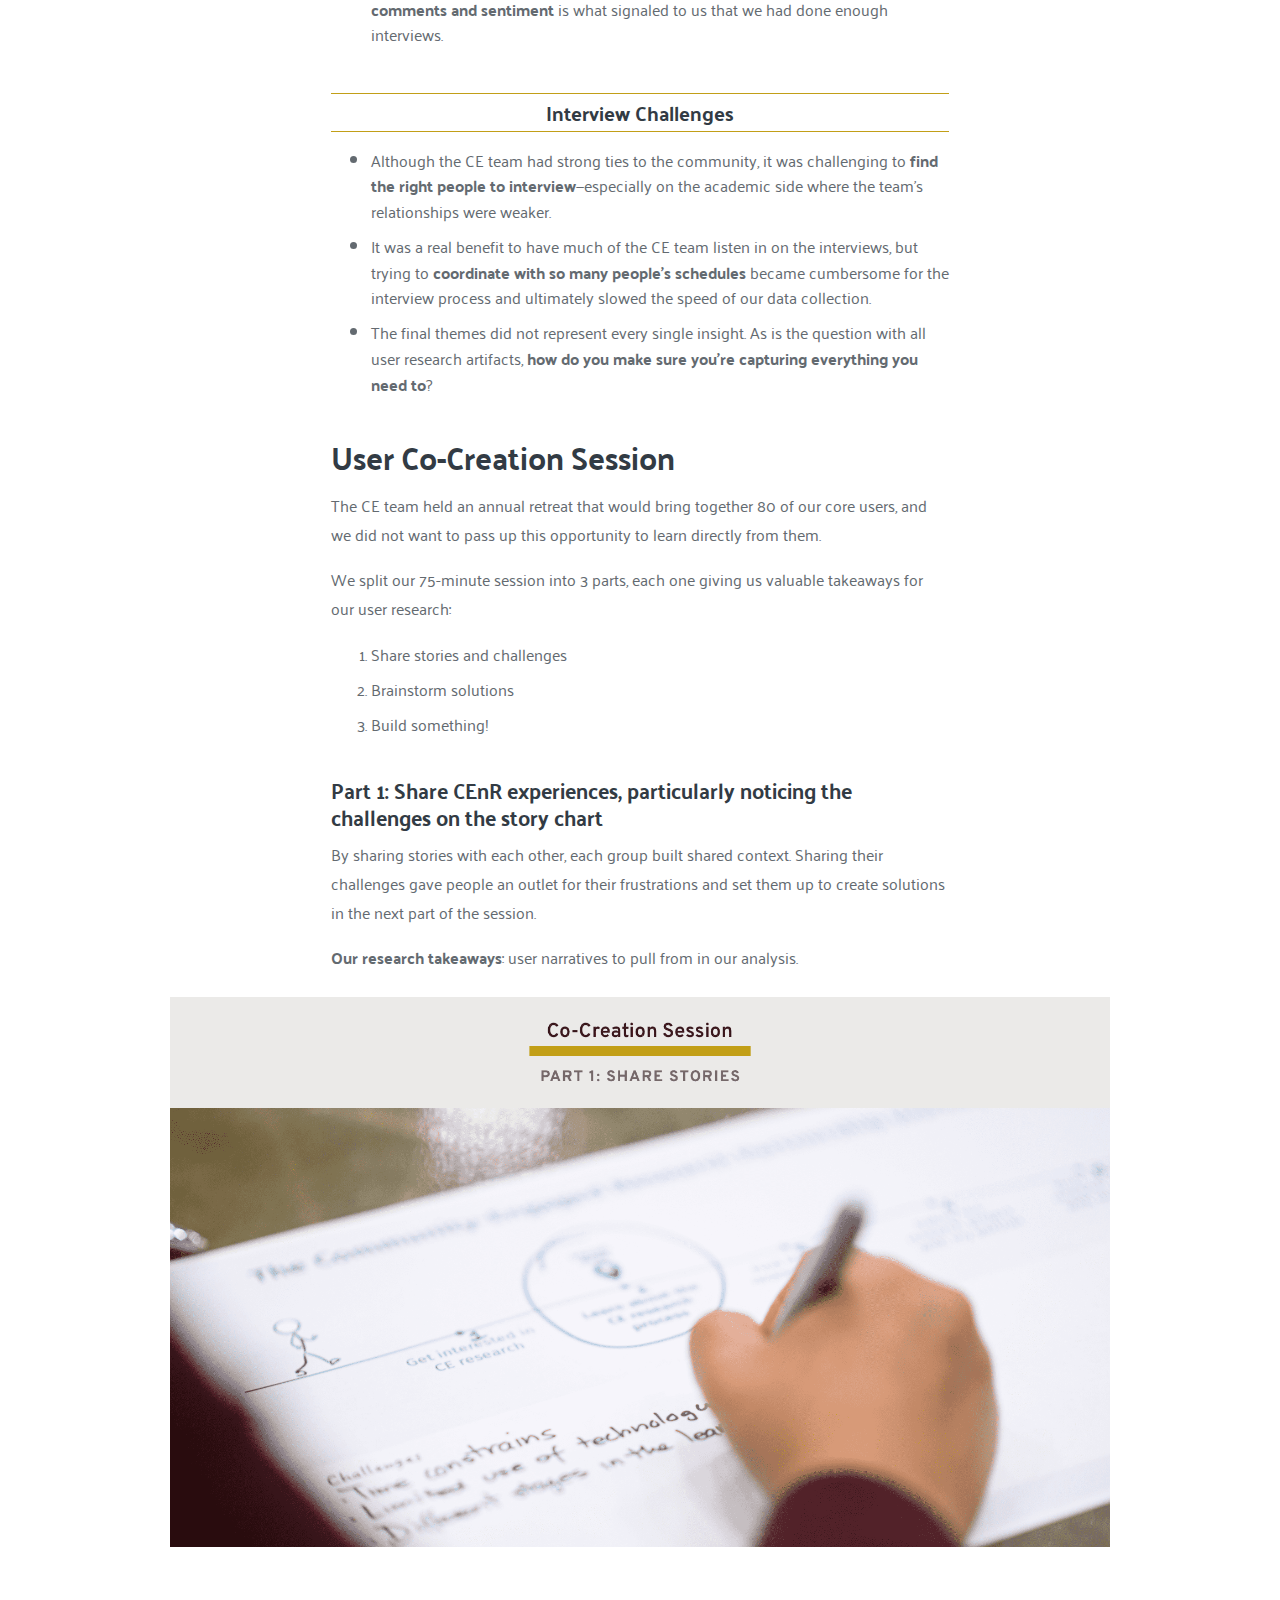
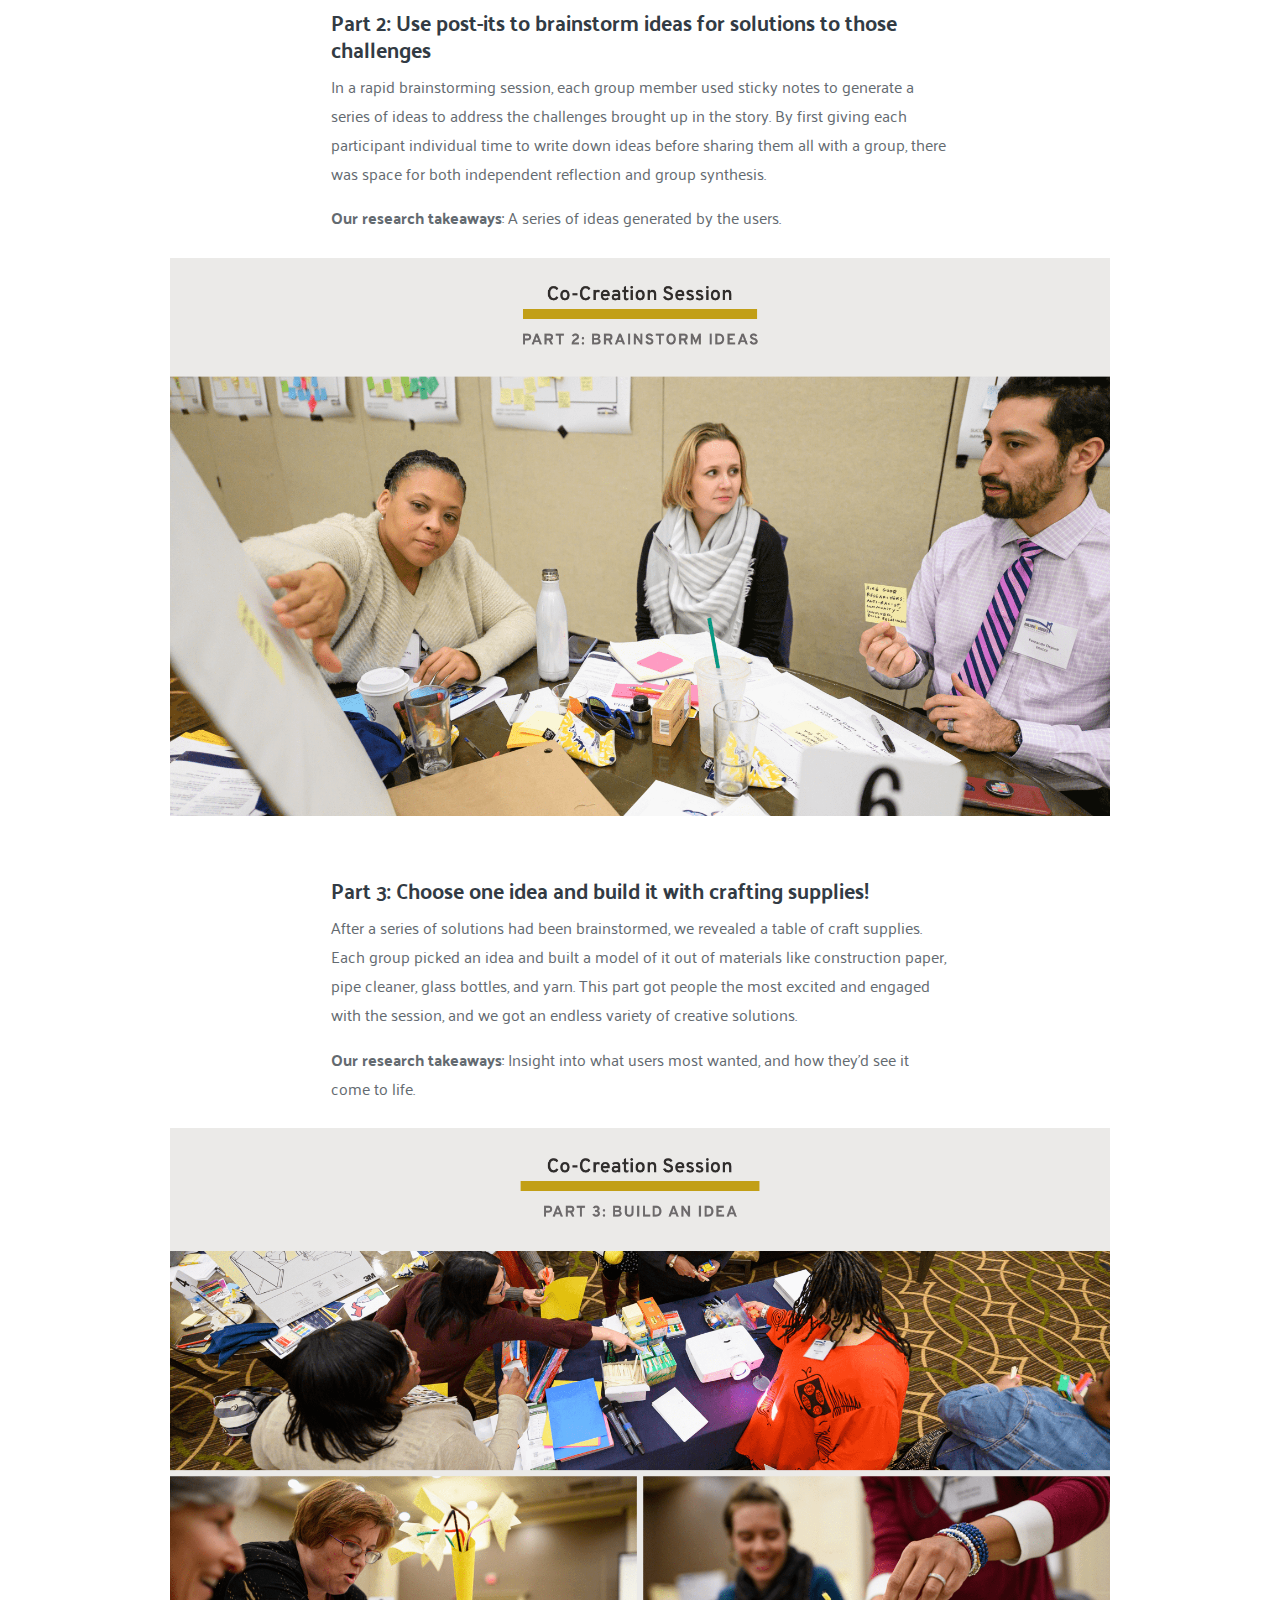
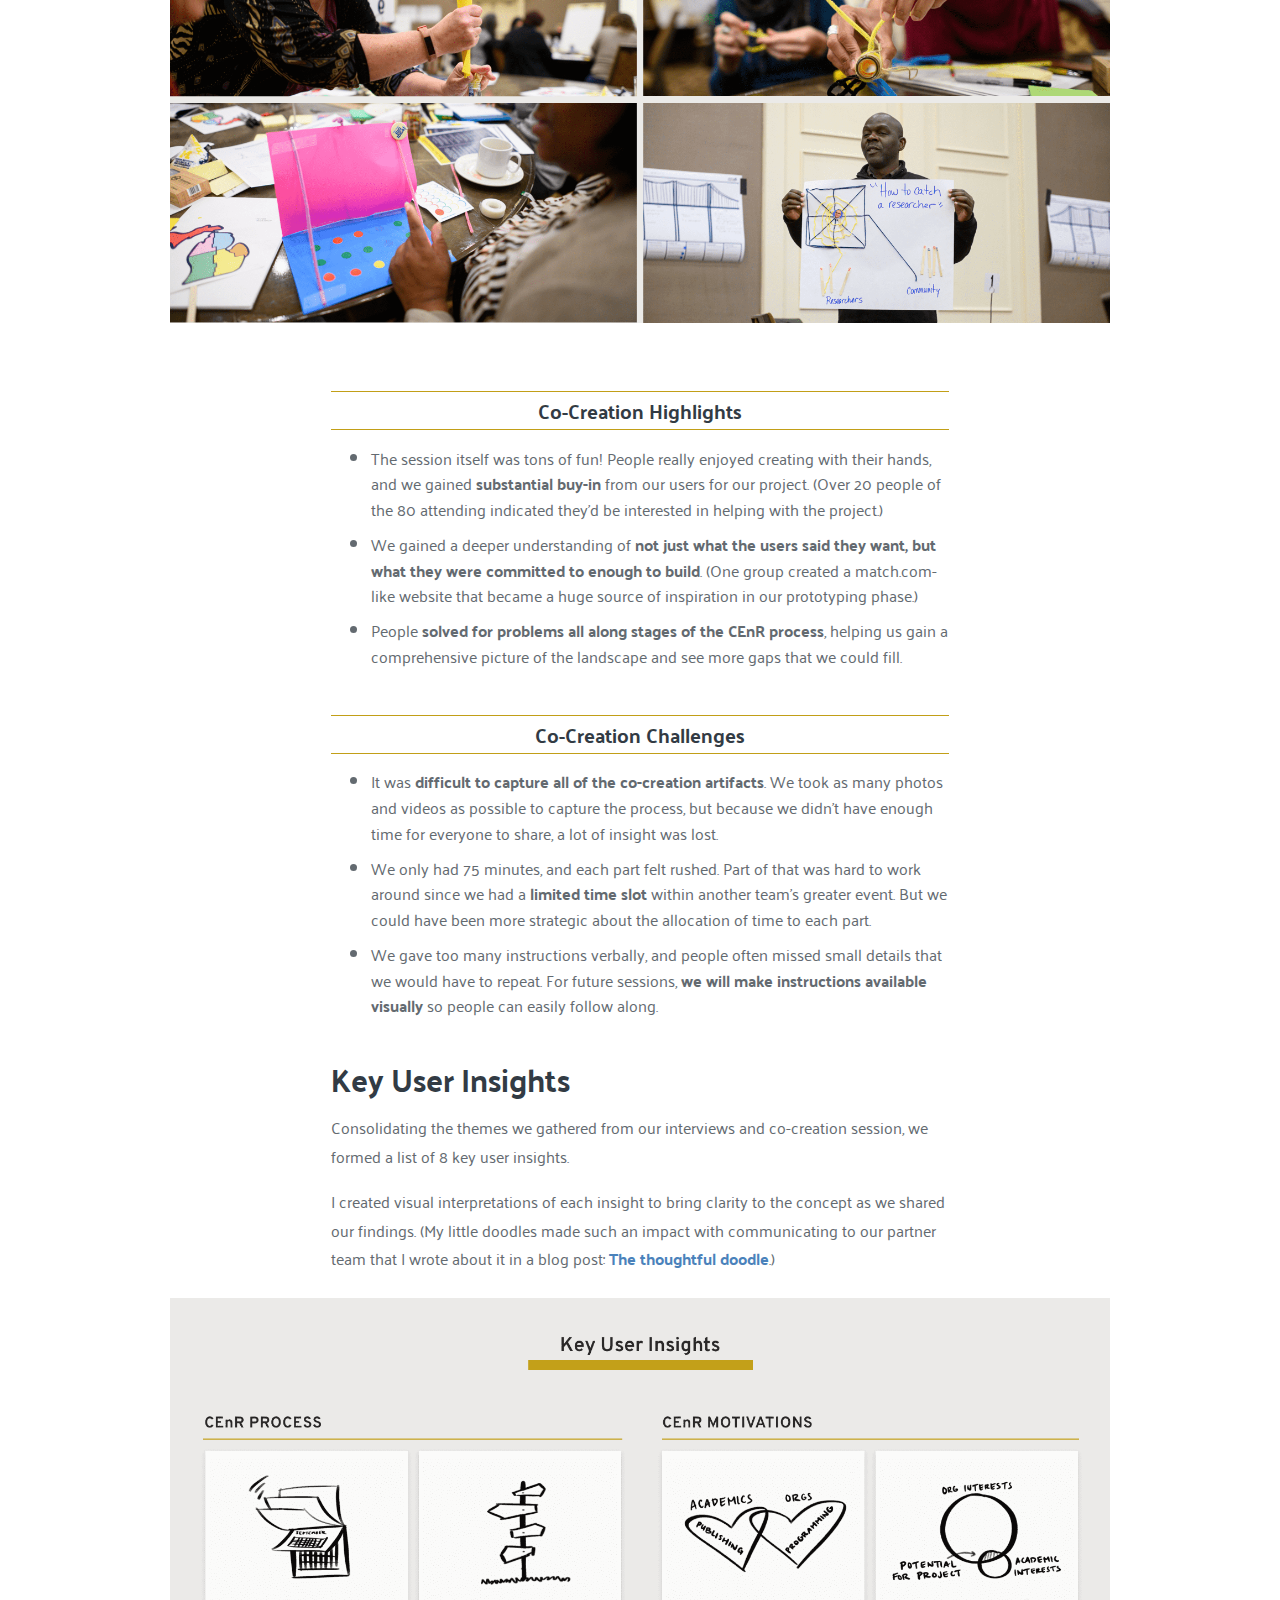
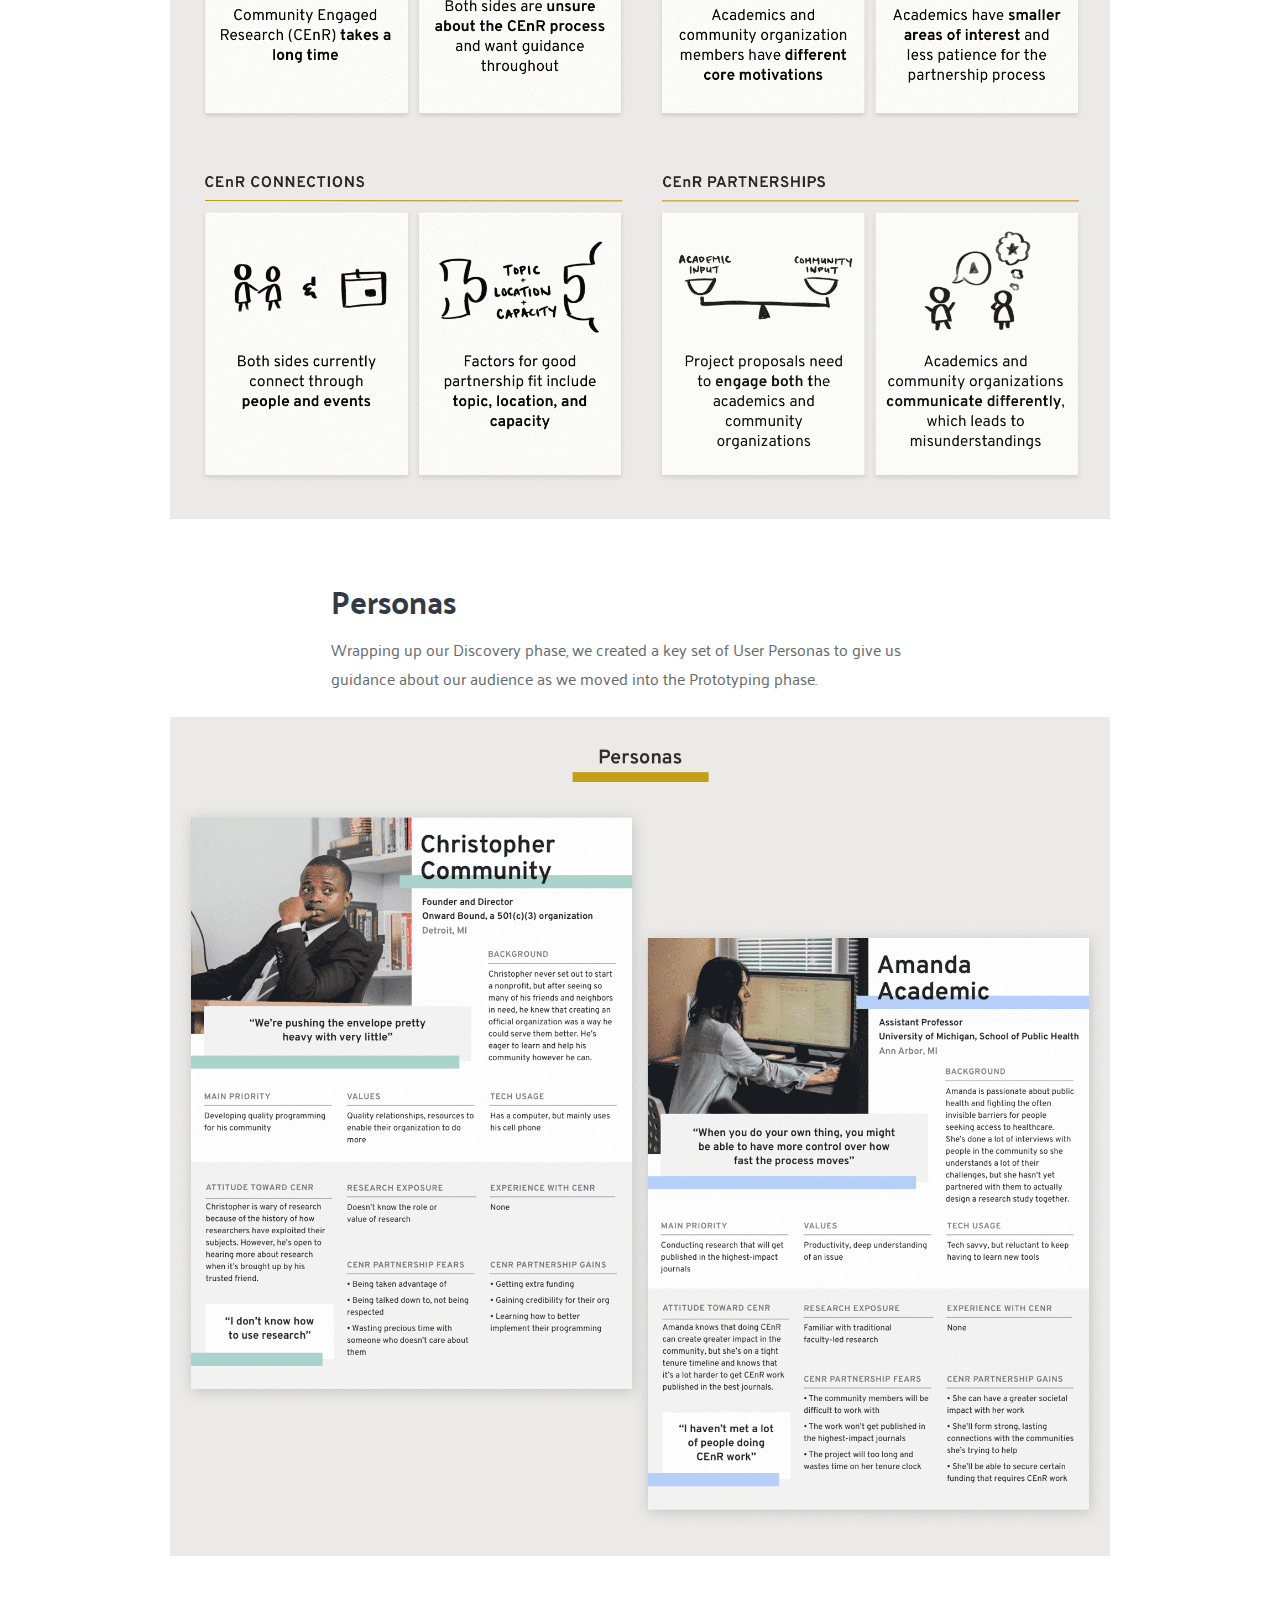
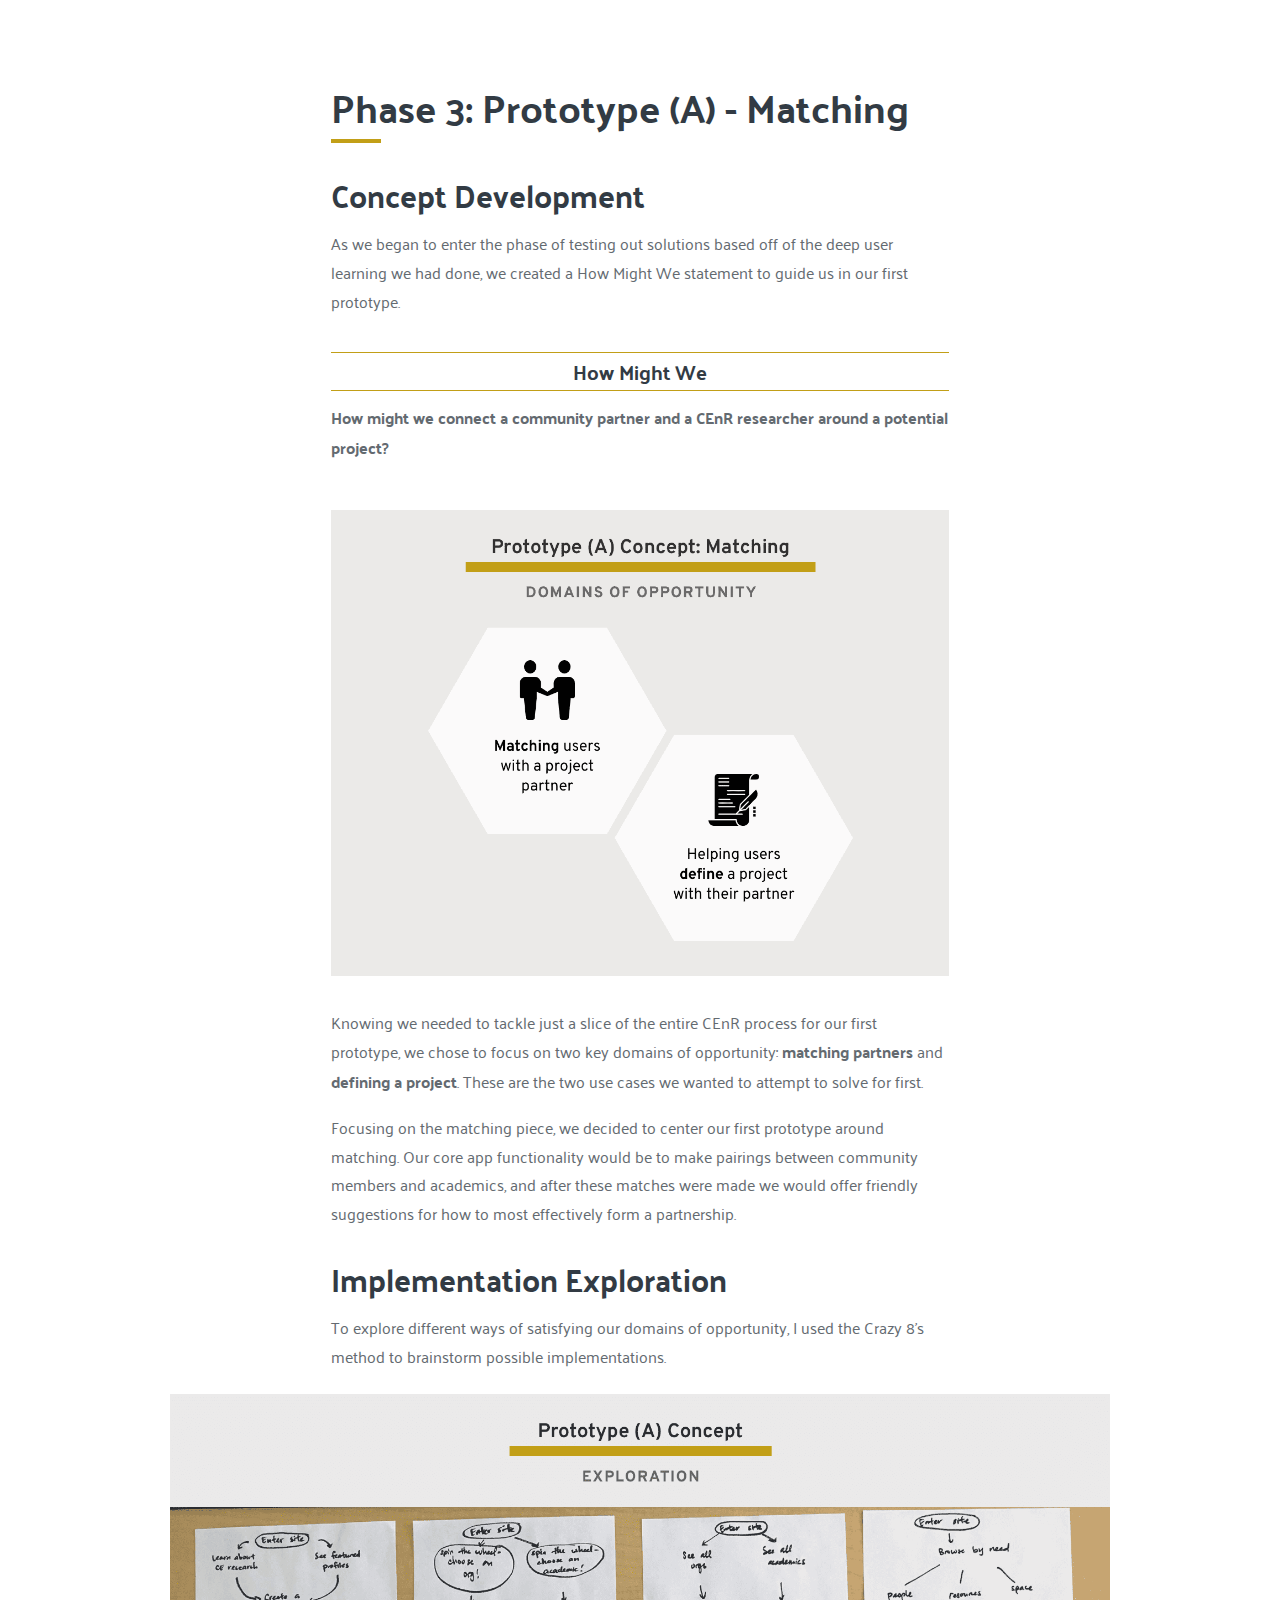
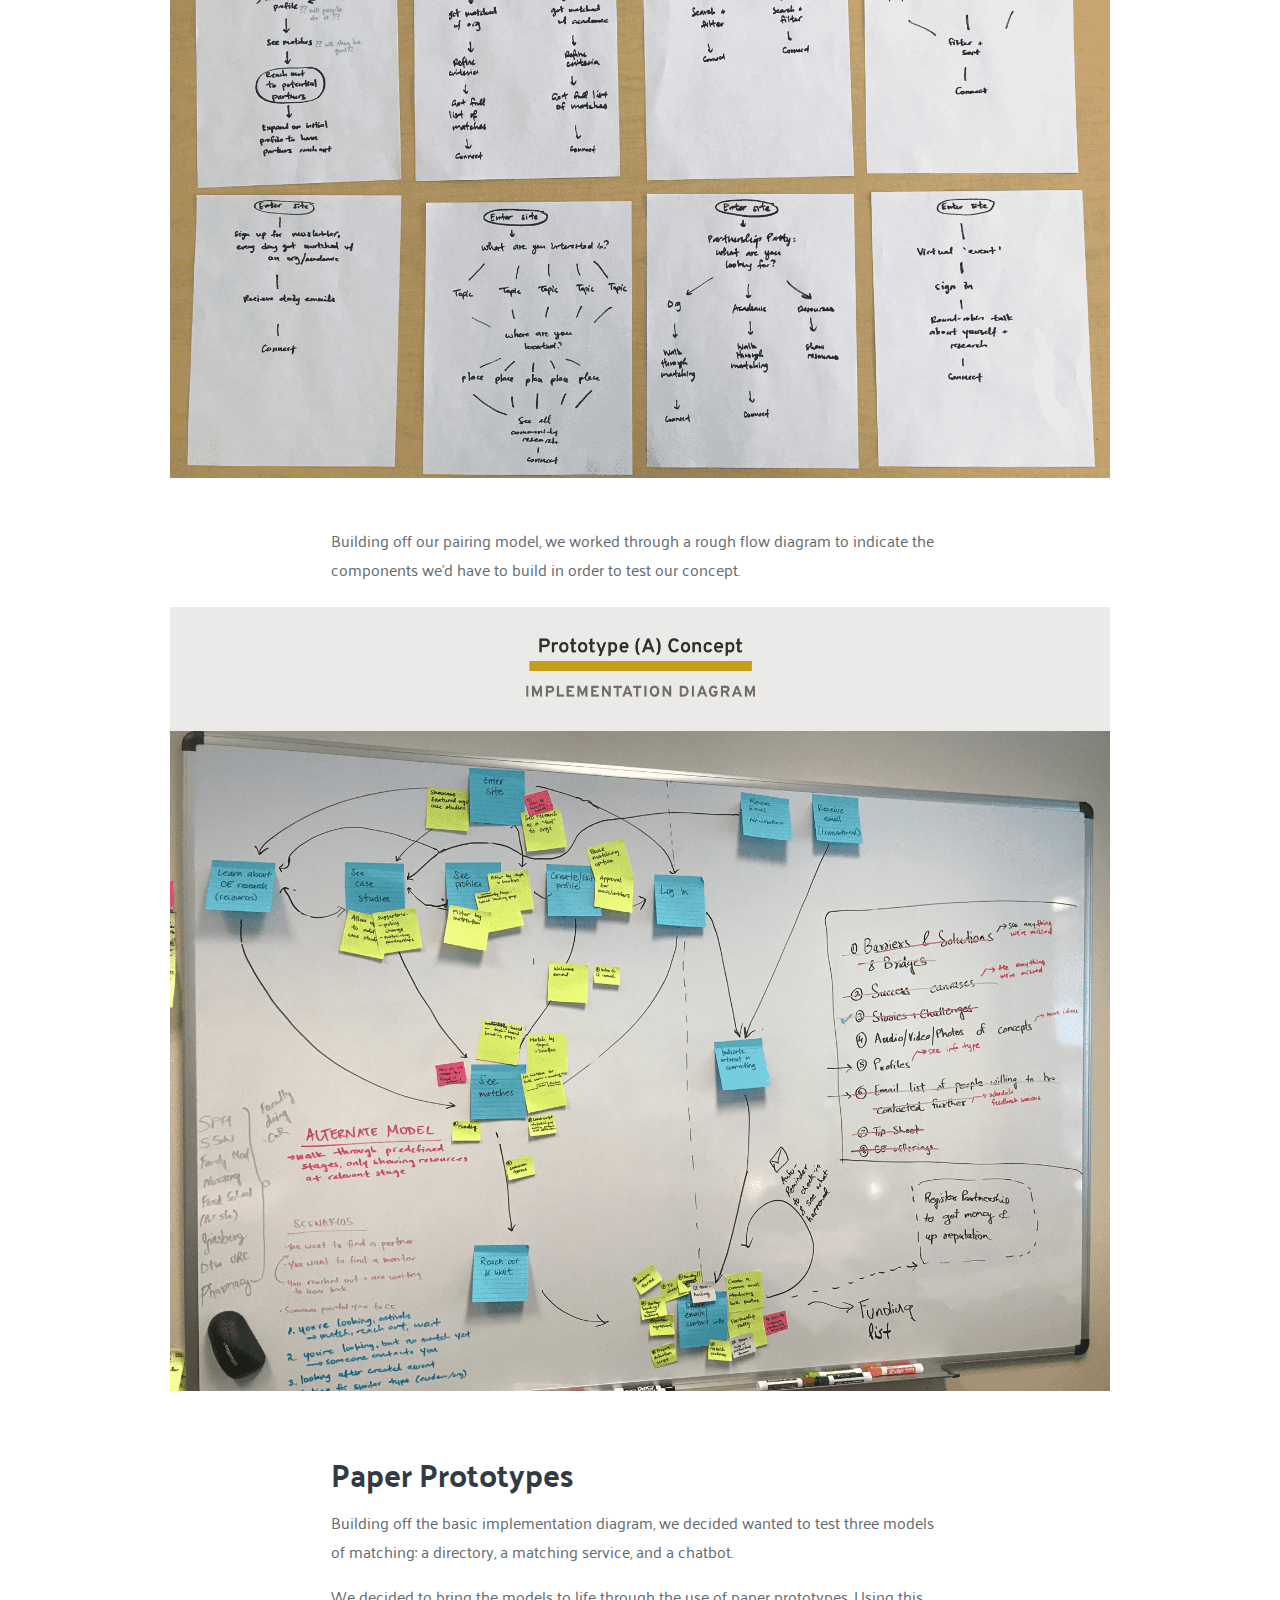
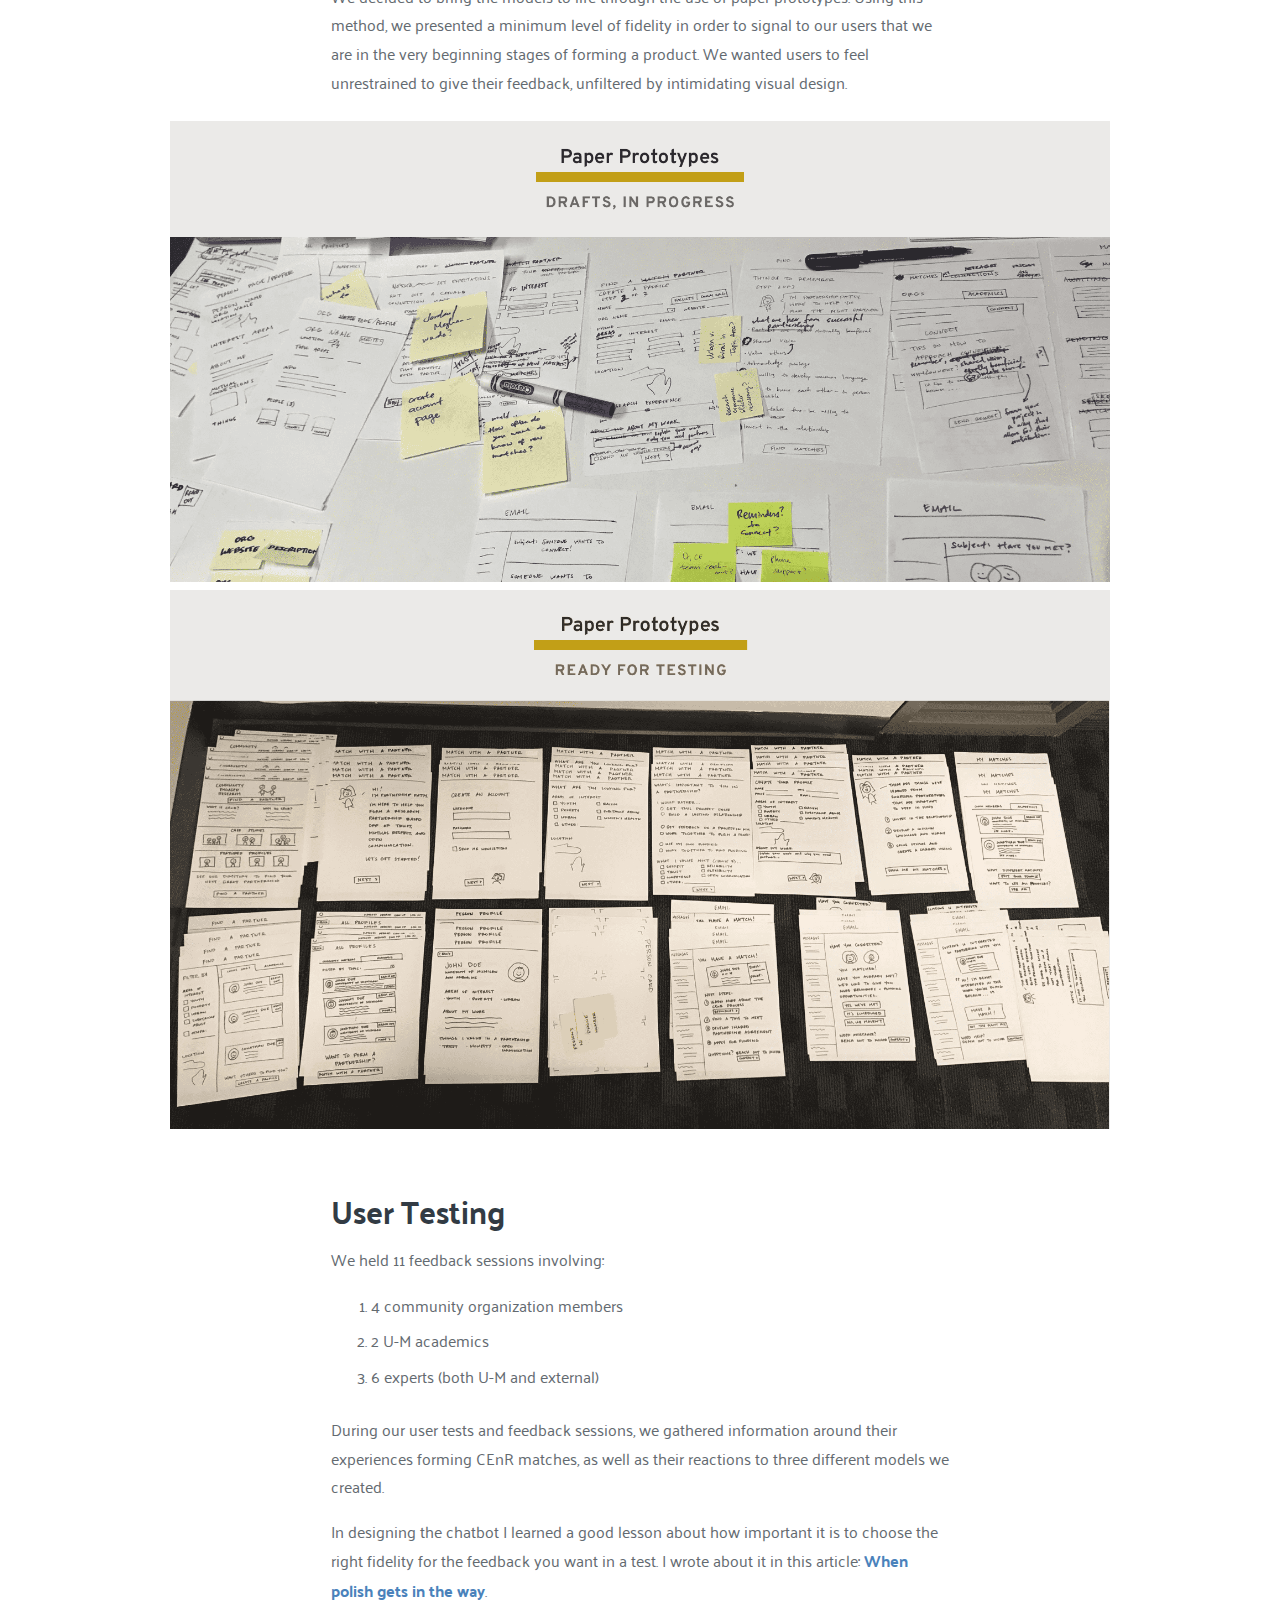
<file: work-mreach.html>
<!DOCTYPE html>
<html>

<head>

<!-- Global site tag (gtag.js) - Google Analytics -->
<script async src="https://www.googletagmanager.com/gtag/js?id=G-2W7X3SQQSW"></script>
<script>
  window.dataLayer = window.dataLayer || [];
  function gtag(){dataLayer.push(arguments);}
  gtag('js', new Date());

  gtag('config', 'G-2W7X3SQQSW');
</script>

  <title>Linde Huang | M-REACH</title>
  <link rel="shortcut icon" href="assets/images/brand/LHOutline.png" />

  <meta charset="utf-8">
  <meta http-equiv="X-UA-Compatible" content="IE=edge">
  <meta name="viewport" content="width=device-width, initial-scale=1">

  <link href="https://fonts.googleapis.com/css?family=Overpass:300,700|Playfair+Display:800" rel="stylesheet">
  <link rel="stylesheet" type="text/css" href="assets/css/style.css">

  <!-- Scroll animations -->
  <link href="https://unpkg.com/aos@2.3.1/dist/aos.css" rel="stylesheet">

  <!--
  -
  -
  -  Hello there, you curious person you. It's Linde here. Welcome to my site!
  -
  -
-->

</head>
<header>
  <nav class="sticky">
    <div class="nav-logo">
      <a href="index.html">
        <img src="assets/images/brand/LHNameTitle.png" alt="Linde Huang Logo" id="lindeHuangLogo">
      </a>
    </div>
    <div class="main-nav">
      <ul>
        <li><a href="index.html#work" class="nav-link">Work</a></li>
        <li><a href="writing.html" class="nav-link">Writing</a></li>
        <li><a href="about.html" class="nav-link">About</a></li>
        <li><a href="https://www.linkedin.com/in/lindeluhuang" class="nav-link" target="_blank"><img
              src="assets/images/headerfooter/LinkedInLogo.png" class="icon-inline"></a></li>
      </ul>
    </div>
  </nav>
</header>

<button onclick="topFunction()" id="scroll-to-top-btn"><img src="assets/images/headerfooter/scroll-to-top.png"
  alt="Scroll to top button" class="top-button transform-scale"></button>

<body>
  <div class="container-grid">
    <section id="top" data-color="mreach-color">
      <h1 class="full-width mreach-color-h1" data-aos="fade-down" data-aos-duration="1500">
        M-REACH
      </h1>
      <img src="assets/images/casestudiesall/CaseStudyMReach.png" alt="M-REACH Case Study" class="image-full-width">
    </section>

    <nav class="toc"></nav>

    <article class="main-content">
        <section class="content-start" id="problem">
      <h2 class="partial-width mreach-color-h2">
        Problem
      </h2>
      <p class="partial-width">
        Health research has long been considered solely an academic pursuit, and it’s extremely common for researchers
        to conduct their experiments without the contributions and feedback of the greater communities they study. This
        makes for both bad relationships and bad science.
      </p>
      <p class="partial-width">
        Thankfully, a new research approach is starting to gain traction. Community-engaged research (CEnR) is a
        philosophy and set of research methods that aim to <strong>bring community partners into the research
          process</strong>, at any point from study design and implementation to analysis and dissemination.
      </p>
      <p class="partial-width">
        However, since the approach is so new, there is very little infrastructure in place to help it take root and
        thrive.
      </p>
    </section>

    <section id="methodsOverview">
      <h2 class="partial-width mreach-color-h2">
        Methods Overview
      </h2>
      <p class="partial-width no-margin-bottom">
        Our design process unfolded through six phases, as seen in the diagram below.</p>
      <img src="assets/images/mreachcasestudy/High-Level Overview.svg" alt="M-REACH Methods Overview"
        class="image-full-width">
      </section>

      <section id="phase1Strategize">
      <h2 class="partial-width mreach-color-h2">
        Phase 1: Strategize
      </h2>
    </section>

    <section id="goals">
      <h3 class="partial-width">
        Goals
      </h3>
      <p class="partial-width">
        We partnered with the MICHR Community Engagement (CE) team for this work. The CE team’s overarching goal is to
        foster academic and community relationships for CEnR in all phases of the research process, but we wanted to
        focus our project on just one segment: the act of finding and creating connections.
      </p>
      <h5 class="partial-width mreach">
        Project Goal
      </h5>
      <p class="partial-width">
        <strong>Create and grow connections between community partners and academics statewide.</strong>
      </p>
    </section>

    <section id="audience">
      <h3 class="partial-width">
        Audience
      </h3>
      <p class="partial-width">
        Although many parties are active in the CEnR space, we used a target audience model to identify the two key
        audience segments we would focus on for our solution:
      </p>
      <ol class="partial-width">
        <li>UM faculty doing community-engaged research</li>
        <li>Community organization members</li>
      </ol>
      <img src="assets/images/mreachcasestudy/TargetAudience.png" alt="M-REACH Audiences" class="image-partial-width">
    </section>

    <section id="phase2Discover">
      <h2 class="partial-width mreach-color-h2">
        Phase 2: Discover
      </h2>
    </section>

    <section id="userInterviews">
      <h3 class="partial-width">
        User Interviews
      </h3>
      <p class="partial-width">
        We conducted a series of interviews with both users from our key audience segment, as well as expert interviews
        from other organizations that had tackled similar challenges before.
      </p>
      <p class="partial-width">
        We chose 7 interviews to analyze with an <strong>affinity map</strong>, consisting of 3 community organization
        members and 4 academics at U-M.
      </p>
      <img src="assets/images/mreachcasestudy/AffinityDiagram.png" alt="M-REACH Audiences" class="image-full-width">
      <h5 class="partial-width mreach">
        Interview Highlights
      </h5>
      <ul class="partial-width">
        <li>
          We invited CE team members to the calls, which <strong>exposed them directly to their users</strong>. In
          addition to giving them context for our subsequent design decisions, it gave us the power of their buy-in.
        </li>
        <li>
          Thankfully the CE team had strong connections to their users, and we were able to interview people from
          different backgrounds. Having a <strong>diversity of users</strong> for interviews gave us a strong foundation
          for knowing what to build in later phases.
        </li>
        <li>
          By the end, we began to hear consistent things from each interviewee. Of course, each person’s specific
          experience would change, but seeing so much <strong>overlap in the comments and sentiment</strong> is what
          signaled to us that we had done enough interviews. </li>
      </ul>
      <h5 class="partial-width mreach">
        Interview Challenges
      </h5>
      <ul class="partial-width">
        <li>
          Although the CE team had strong ties to the community, it was challenging to <strong>find the right people to
            interview</strong>—especially on the academic side where the team’s relationships were weaker.
        </li>
        <li>
          It was a real benefit to have much of the CE team listen in on the interviews, but trying to
          <strong>coordinate with so many people’s schedules</strong> became cumbersome for the interview process and
          ultimately slowed the speed of our data collection.
        </li>
        <li>
          The final themes did not represent every single insight. As is the question with all user research artifacts,
          <strong>how do you make sure you’re capturing everything you need to</strong>?
      </ul>

    </section>

    <section id="userCoCreation">
      <h3 class="partial-width">
        User Co-Creation Session
      </h3>
      <p class="partial-width">
        The CE team held an annual retreat that would bring together 80 of our core users, and we did not want to pass
        up this opportunity to learn directly from them.
      </p>
      <p class="partial-width">
        We split our 75-minute session into 3 parts, each one giving us valuable takeaways for our user research:
      </p>
      <ol class="partial-width">
        <li>Share stories and challenges</li>
        <li>Brainstorm solutions</li>
        <li>Build something!</li>
      </ol>

      <h4 class="partial-width">
        Part 1: Share CEnR experiences, particularly noticing the challenges on the story chart
      </h4>
      <p class="partial-width">
        By sharing stories with each other, each group built shared context. Sharing their challenges gave people an
        outlet for their frustrations and set them up to create solutions in the next part of the session.
      </p>
      <p class="partial-width">
        <strong>Our research takeaways</strong>: user narratives to pull from in our analysis.
      </p>
      <img src="assets/images/mreachcasestudy/CoCreation1.png" alt="M-REACH Audiences" class="image-full-width">

      <h4 class="partial-width">
        Part 2: Use post-its to brainstorm ideas for solutions to those challenges
      </h4>
      <p class="partial-width">
        In a rapid brainstorming session, each group member used sticky notes to generate a series of ideas to address
        the challenges brought up in the story. By first giving each participant individual time to write down ideas
        before sharing them all with a group, there was space for both independent reflection and group synthesis.
      </p>
      <p class="partial-width">
        <strong>Our research takeaways</strong>: A series of ideas generated by the users.
      </p>
      <img src="assets/images/mreachcasestudy/CoCreation2.png" alt="M-REACH Audiences" class="image-full-width">

      <h4 class="partial-width">
        Part 3: Choose one idea and build it with crafting supplies!
      </h4>
      <p class="partial-width">
        After a series of solutions had been brainstormed, we revealed a table of craft supplies. Each group picked an
        idea and built a model of it out of materials like construction paper, pipe cleaner, glass bottles, and yarn.
        This part got people the most excited and engaged with the session, and we got an endless variety of creative
        solutions.
      </p>
      <p class="partial-width">
        <strong>Our research takeaways</strong>: Insight into what users most wanted, and how they’d see it come to
        life.
      </p>
      <img src="assets/images/mreachcasestudy/CoCreation3.png" alt="M-REACH Audiences" class="image-full-width">

      <h5 class="partial-width mreach">
        Co-Creation Highlights
      </h5>
      <ul class="partial-width">
        <li>
          The session itself was tons of fun! People really enjoyed creating with their hands, and we gained
          <strong>substantial buy-in</strong> from our users for our project. (Over 20 people of the 80 attending
          indicated they’d be interested in helping with the project.)
        </li>
        <li>
          We gained a deeper understanding of <strong>not just what the users said they want, but what they were
            committed to enough to build</strong>. (One group created a match.com-like website that became a huge source
          of inspiration in our prototyping phase.)
        </li>
        <li>
          People <strong>solved for problems all along stages of the CEnR process</strong>, helping us gain a
          comprehensive picture of
          the landscape and see more gaps that we could fill.
      </ul>
      <h5 class="partial-width mreach">
        Co-Creation Challenges
      </h5>
      <ul class="partial-width">
        <li>
          It was <strong>difficult to capture all of the co-creation artifacts</strong>. We took as many photos and
          videos as possible
          to capture the process, but because we didn’t have enough time for everyone to share, a lot of insight was
          lost.
        </li>
        <li>
          We only had 75 minutes, and each part felt rushed. Part of that was hard to work around since we had a
          <strong>limited time slot</strong> within another team’s greater event. But we could have been more strategic
          about the
          allocation of time to each part.
        </li>
        <li>
          We gave too many instructions verbally, and people often missed small details that we would have to repeat.
          For future sessions, <strong>we will make instructions available visually</strong> so people can easily follow
          along.
      </ul>
    </section>

    <section id="keyUserInsights">
      <h3 class="partial-width">
        Key User Insights
      </h3>
      <p class="partial-width">
        Consolidating the themes we gathered from our interviews and co-creation session, we formed a list of 8 key user
        insights.
      </p>
      <p class="partial-width">
        I created visual interpretations of each insight to bring clarity to the concept as we shared our findings. (My
        little doodles made such an impact with communicating to our partner team that I wrote about it in a blog post:
        <a href="https://uxdesign.cc/the-thoughtful-doodle-6f5a32d3005a" target="_blank">The thoughtful doodle</a>.)
      </p>
      <img src="assets/images/mreachcasestudy/KeyUserInsights.png" alt="M-REACH Audiences" class="image-full-width">
    </section>

    <section id="personas">
      <h3 class="partial-width">
        Personas
      </h3>
      <p class="partial-width">
        Wrapping up our Discovery phase, we created a key set of User Personas to give us guidance about our audience as
        we moved into the Prototyping phase.
      </p>
      <img src="assets/images/mreachcasestudy/Personas.png" alt="M-REACH Audiences" class="image-full-width">
    </section>

    <section id="Phase3PrototypeA">
      <h2 class="partial-width mreach-color-h2">
        Phase 3: Prototype (A) - Matching
      </h2>
    </section>

    <section id="aConceptDevelopment">
      <h3 class="partial-width">
        Concept Development
      </h3>
      <p class="partial-width">
        As we began to enter the phase of testing out solutions based off of the deep user learning we had done, we
        created a How Might We statement to guide us in our first prototype.
      </p>
      <h5 class="partial-width mreach">
        How Might We
      </h5>
      <p class="partial-width">
        <strong>How might we connect a community partner and a CEnR researcher around a potential project?</strong>
      </p>
      <img src="assets/images/mreachcasestudy/ADomainsofOpportunity.png" alt="M-REACH Audiences"
        class="image-partial-width">
      <p class="partial-width">
        Knowing we needed to tackle just a slice of the entire CEnR process for our first prototype, we chose to focus
        on two key domains of opportunity: <strong>matching partners</strong> and <strong>defining a project</strong>.
        These are the two use cases we
        wanted to attempt to solve for first.
      </p>
      <p class="partial-width">
        Focusing on the matching piece, we decided to center our first prototype around matching. Our core app
        functionality would be to make pairings between community members and academics, and after these matches were
        made we would offer friendly suggestions for how to most effectively form a partnership.
      </p>
    </section>

    <section id="aImplementationExploration">
      <h3 class="partial-width">
        Implementation Exploration
      </h3>
      <p class="partial-width">
        To explore different ways of satisfying our domains of opportunity, I used the Crazy 8’s method to brainstorm
        possible implementations.
      </p>
      <img src="assets/images/mreachcasestudy/AExploration.png" alt="M-REACH Audiences" class="image-full-width">
      <p class="partial-width">
        Building off our pairing model, we worked through a rough flow diagram to indicate the components we’d have to
        build in order to test our concept.
      </p>
      <img src="assets/images/mreachcasestudy/AImplementation.png" alt="M-REACH Audiences" class="image-full-width">
    </section>

    <section id="aPaperPrototypes">
      <h3 class="partial-width">
        Paper Prototypes
      </h3>
      <p class="partial-width">
        Building off the basic implementation diagram, we decided wanted to test three models of matching: a directory,
        a matching service, and a chatbot.
      </p>
      <p class="partial-width">
        We decided to bring the models to life through the use of paper prototypes. Using this method, we presented a
        minimum level of fidelity in order to signal to our users that we are in the very beginning stages of forming a
        product. We wanted users to feel unrestrained to give their feedback, unfiltered by intimidating visual design.
      </p>
      <img src="assets/images/mreachcasestudy/APaperPrototypesSketches.png" alt="M-REACH Audiences"
        class="image-full-width no-margin-bottom">
      <img src="assets/images/mreachcasestudy/APaperPrototypesFinal.png" alt="M-REACH Audiences"
        class="image-full-width">
      </section>

      <section id="aUserTesting">
      <h3 class="partial-width">
        User Testing
      </h3>
      <p class="partial-width">
        We held 11 feedback sessions involving:
      </p>
      <ol class="partial-width">
        <li>4 community organization members</li>
        <li>2 U-M academics</li>
        <li>6 experts (both U-M and external)</li>
      </ol>
      <p class="partial-width">
        During our user tests and feedback sessions, we gathered information around their experiences forming CEnR
        matches, as well as their reactions to three different models we created.
      </p>
      <p class="partial-width">
        In designing the chatbot I learned a good lesson about how important it is to choose the right fidelity for the
        feedback you want in a test. I wrote about it in this article: <a
          href="https://uxdesign.cc/when-polish-gets-in-the-way-143a37fc7d8b" target="_blank">When polish gets in the
          way</a>.
      </p>
      <img src="assets/images/mreachcasestudy/AUserTesting.png" alt="M-REACH Audiences" class="image-full-width">
    </section>

    <section id="aLearningsPivot">
      <h3 class="partial-width">
        Learnings and Pivot
      </h3>
      <p class="partial-width">
        We consolidated user feedback on each screen of the paper prototypes, capturing comments in context of the
        user’s screen.
      </p>
      <img src="assets/images/mreachcasestudy/AUserFeedback.png" alt="M-REACH Audiences" class="image-full-width">
      <p class="partial-width">
        Our analysis revealed the following themes:
      </p>
      <ol class="partial-width">
        <li>People are looking to <strong>build a network</strong>, not match over a single project.</li>
        <li>Community members <strong>don’t trust a computer</strong> to help them form a relationship.</li>
      </ol>
      <h5 class="partial-width mreach">
        Pivot
      </h5>
      <p class="partial-width">
        We realized that scoping the platform to only match people when they were actively looking for a project was
        <strong>too
          narrow</strong>. People were looking to <strong>connect with others in general</strong>, to see where a
        relationship might form in the
        future. We decided to make a pivot and instead of creating a matching platform, we explored what it would look
        like to create a more of a social network around CEnR.
      </p>
    </section>

    <section id="phase4Prototype">
      <h2 class="partial-width mreach-color-h2">
        Phase 4: Prototype (B) - Network
      </h2>
    </section>

    <section id="bConceptDevelopment">
      <h3 class="partial-width">
        Concept Development
      </h3>
      <p class="partial-width">
        As we focused more on a networking site as opposed to a singular match, we reframed our How Might We to open
        more possibilities.
      </p>
      <h5 class="partial-width mreach">
        How Might We
      </h5>
      <p class="partial-width">
        <strong>How might we facilitate CEnR researchers and Michigan communities to grow their own networks and foster
          a community of support? </strong>
      </p>
      <img src="assets/images/mreachcasestudy/BDomainsofOpportunity.png" alt="M-REACH Audiences"
        class="image-partial-width">
      <p class="partial-width">
        We modified our domains of opportunity to think more broadly about connections and network support.
      </p>
    </section>

    <section id="bUserStories">
      <h3 class="partial-width">
        User Stories
      </h3>
      <p class="partial-width">
        To explore how we could solve the challenges presented with our domains of opportunity, we created a rough draft
        of user stories that would guide us in our implementation.
      </p>
      <img src="assets/images/mreachcasestudy/BUserStories.png" alt="M-REACH Audiences" class="image-full-width">
    </section>

    <section id="bWireframePrototypes">
      <h3 class="partial-width">
        Wireframe Prototypes
      </h3>
      <p class="partial-width">
        Since we were more confident about this network direction, we decided to choose wireframes as our prototype
        fidelity, rather than another round of paper prototypes.
      </p>
      <p class="partial-width">
        The wireframes allowed us to more deeply explore what it would look like to make connections in the CEnR space,
        considering the many differences among the two audiences of community members and academics.
      </p>
      <img src="assets/images/mreachcasestudy/BWireframesSketches.png" alt="M-REACH Audiences"
        class="image-full-width no-margin-bottom">
      <img src="assets/images/mreachcasestudy/BWireframesFinal.png" alt="M-REACH Audiences" class="image-full-width">
    </section>

    <section id="bUserTesting">
      <h3 class="partial-width">
        User Testing
      </h3>
      <p class="partial-width">
        At this point, the COVID-19 pandemic had shaken the world, and we were limited in our round of testing, both
        with how many users we could recruit as well as the nature of those sessions.
      </p>
      <p class="partial-width">
        We therefore held a short round of user feedback for 3 users, exposing them to the wireframes for the key
        features of the networking app: finding connections, seeing their profile pages, and reaching out.
      </p>
    </section>

    <section id="bLearningsPivot">
      <h3 class="partial-width">
        Learnings and Pivot
      </h3>
      <p class="partial-width">
        Our short testing session still proved fruitful, as we identified major areas we could improve upon:
      </p>

      <ol class="partial-width">
        <li>People need support in <strong>all phases of the CEnR journey</strong>, not just the piece about finding a
          partner.</li>
        <li>People want a place they can reliably turn to for <strong>any CEnR need</strong>, or to point new people to.
        </li>
        <li>People often need <strong>tailored resources</strong> and want a more direct line to the MICHR CE team.</li>
      </ol>
      <h5 class="partial-width mreach">
        Pivot
      </h5>
      <p class="partial-width">
        We realized we needed to <strong>expand our scope</strong> and consider adding other elements to the platform such
        as resources and
        events. We needed to create a <strong>more comprehensive space for all CEnR needs</strong>, broadening both the
        offerings and the
        relevance of the platform.
      </p>
    </section>

    <section id="phase5Prototype">
      <h2 class="partial-width mreach-color-h2">
        Phase 5: Prototype (C): Hub
      </h2>
    </section>

    <section id="cConceptDevelopment">
      <h3 class="partial-width">
        Concept Development
      </h3>
      <p class="partial-width">
        Learning that we needed to create a more comprehensive CEnR experience, we broadened our original HMW statement
        to encompass the possibility of providing support beyond just finding other people.
      </p>
      <h5 class="partial-width mreach">
        How Might We
      </h5>
      <p class="partial-width">
        <strong>How might we create a centralized hub for community-engaged research needs across the state of Michigan?
        </strong>
      </p>
      <img src="assets/images/mreachcasestudy/CDomainsofOpportunity.png" alt="M-REACH Audiences"
        class="image-full-width">
      <p class="partial-width">
        Our domains of opportunity expanded to include resources and education components.
      </p>
    </section>

    <section id="cServiceBlueprint">
      <h3 class="partial-width">
        Service Blueprint
      </h3>
      <p class="partial-width">
        To create a more integrated and holistic experience around the “hub,” we worked with the Community Engagement
        team to establish a rough service blueprint.
      </p>
      <p class="partial-width">
        We wanted to show the different user touchpoints with the website and its automated emails, while also
        emphasizing the CE Team touchpoints with people if they were in certain stages states within the user journey.
      </p>
      <img src="assets/images/mreachcasestudy/ServiceBlueprint.png" alt="M-REACH Audiences" class="image-full-width">
    </section>

    <section id="cUserStories">
      <h3 class="partial-width">
        User Stories
      </h3>
      <p class="partial-width">
        To think through the details of implementation, we created a thorough review of the platform and created a list
        of user stories to enumerate what we needed to design.
      </p>
      <p class="partial-width">
        Creating the list in AirTable allowed us to use the list as a Kanban board to track progress during the
        development stage.
      </p>
      <img src="assets/images/mreachcasestudy/FullUserStories.png" alt="M-REACH Audiences" class="image-full-width">
    </section>

    <section id="cWireframes">
      <h3 class="partial-width">
        Wireframes
      </h3>
      <p class="partial-width">
        In addition to the network screens from Prototype (B), we worked on prototyping screens for the additional hub
        sections.
      </p>
      <p class="partial-width">
        Events and resources were the biggest additions, and we also wanted to create a home dashboard to create a
        starting place from which to help navigate to the different sections of the site.
      </p>
      <img src="assets/images/mreachcasestudy/CWireframes.png" alt="M-REACH Audiences" class="image-full-width">
    </section>

    <section id="cUIDesign">
      <h3 class="partial-width">
        UI Design
      </h3>
      <p class="partial-width">
        Using atomic design principles, I created my designs by establishing the pattern for atoms, molecules,
        organisms, templates, and pages.
      </p>
      <p class="partial-width">
        Because I knew upfront that I would be developing our prototype application in Bubble, I would alternate between
        designing in Sketch and designing in Bubble. Gaining a deep understanding early on about the ways Bubble handed
        its UI (as well as its very many limitations) helped me keep the designs realistic and polished, while speeding
        up front-end development time.
      </p>
      <p class="partial-width">
        The UI of key pages and elements are seen below.
      </p>
      <img src="assets/images/mreachcasestudy/UIDesign.png" alt="M-REACH Audiences" class="image-full-width">
    </section>

    <section id="cNoCodeDev">
      <h3 class="partial-width">
        No-Code Development
      </h3>
      <p class="partial-width">
        We built this application through Bubble.io, a no-code platform that allows people to build full applications
        without writing (much) code.
      </p>
      <p class="partial-width">
        To gain a better understanding of the underlying structure, we prepared certain assets for development including
        a site map and back-end data model. We used Whimsical to keep these flexible enough so they could change as we
        continued to iterate on the protoype in the future.
      </p>
      <img src="assets/images/mreachcasestudy/AssetsforDevelopment.png" alt="M-REACH Audiences"
        class="image-full-width">
      <p class="partial-width">
        We then used the Bubble editor to implement the front-end UI and create the back-end flows. We hired a student
        intern to help with hooking up the workflows and working out the logic for various components of the site.
      </p>
      <p class="partial-width">
        The most challenging parts of programming came with the connection matching criteria, as well as hooking up the
        back-end processing for email digests and email verification flows.
      </p>
      <img src="assets/images/mreachcasestudy/BubbleioScreens.png" alt="M-REACH Audiences"
        class="image-full-width">
      </section>

      <section id="phase5Release">
        <h2 class="partial-width mreach-color-h2">
          Phase 6: Release to Public
        </h2>

      <p class="partial-width">
        We launched the product on October 13, 2020 at a virtual community-engaged research retreat put on by the Community Engagement team. The site was met with initial excitement:
      </p>
      <p class="partial-width quote-mreach">
       <strong> <em>"This website is so impressive! Great work, MICHR CEnR team!"
<br>
          "Love MReach already"
          <br>
          "I signed up! It was super easy. Thanks so much for this great resource."
          <br>
          "AWESOME!!! I AM SIGNED UP."
          <br>
          "Great job and really impressive!"</em></strong>
      </p>
      <p class="partial-width">
        We hope to reach 100 users by April 2021, and 1000 by April 2022. Check back for updates!
      </p>
    </section>

    <section id="liveSite">
      <h3 class="partial-width">
        Live Site
      </h3>
      <p class="partial-width">
        Take a look at the live site below or at <a href="https://mreach.org/" target="_blank">www.mreach.org</a>.
      </p>
      <div class="full-width centered">
        <iframe style="border: 1px solid rgba(0, 0, 0, 0.1);" width="920" height="800"
            src="https://mreach.org/"
            allowfullscreen></iframe>
        <br><br>
    </div>
    </section>
    

      <p class="partial-width centered">
        <br><br><a href="index.html#work">Return to Work</a>
        <br>
        <img src="assets/images/brand/LHOutline.png" alt="Linde Huang minimal logo" class="page-end-logo">
    </p>



</article>

</div>

<footer class="work-footer">
  <p>© 2022 COPYRIGHT <br>Designed & Developed by Linde Huang</p>
</footer>
</body>

<script src="https://unpkg.com/aos@2.3.1/dist/aos.js"></script>
<script>
  AOS.init();
</script>
<script src="assets/js/toc.js"></script>
<script src="assets/js/header.js"></script>
<script src="assets/js/scroll-to-top.js"></script>

</html>
</file>
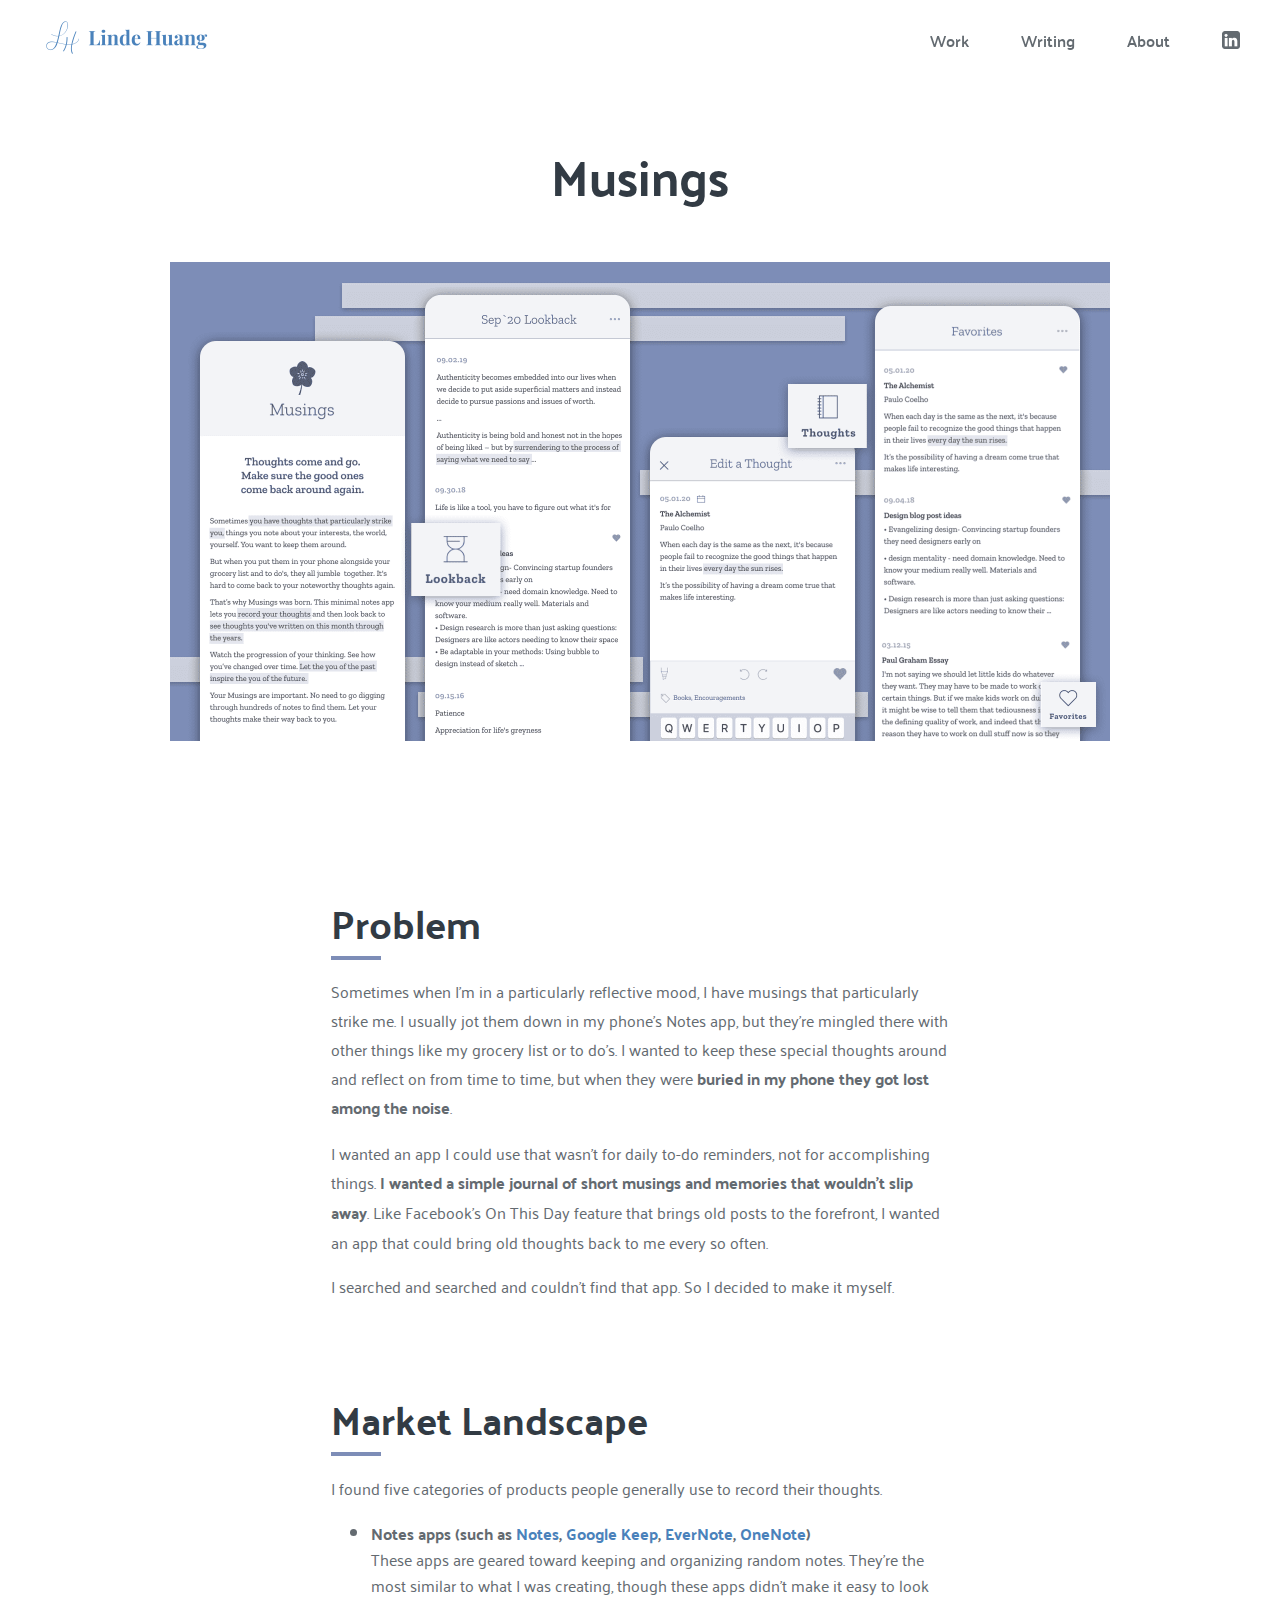
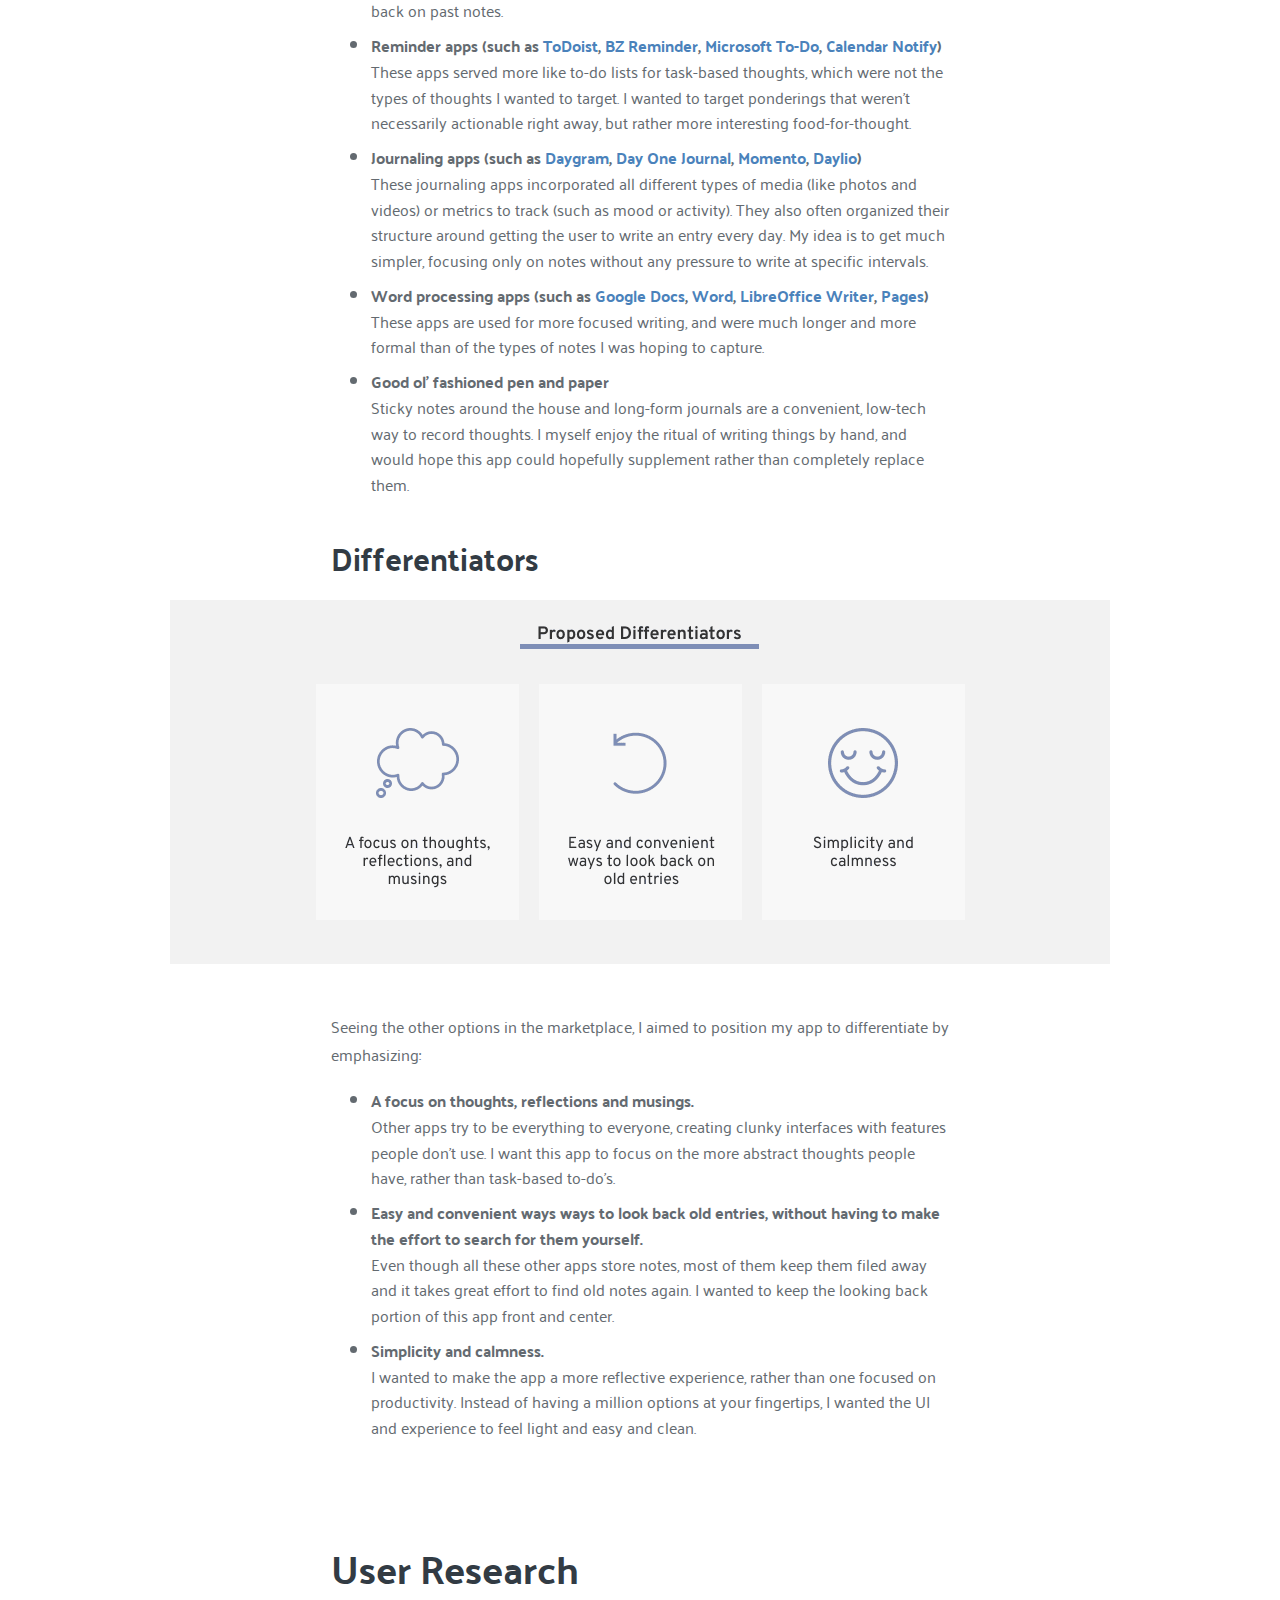
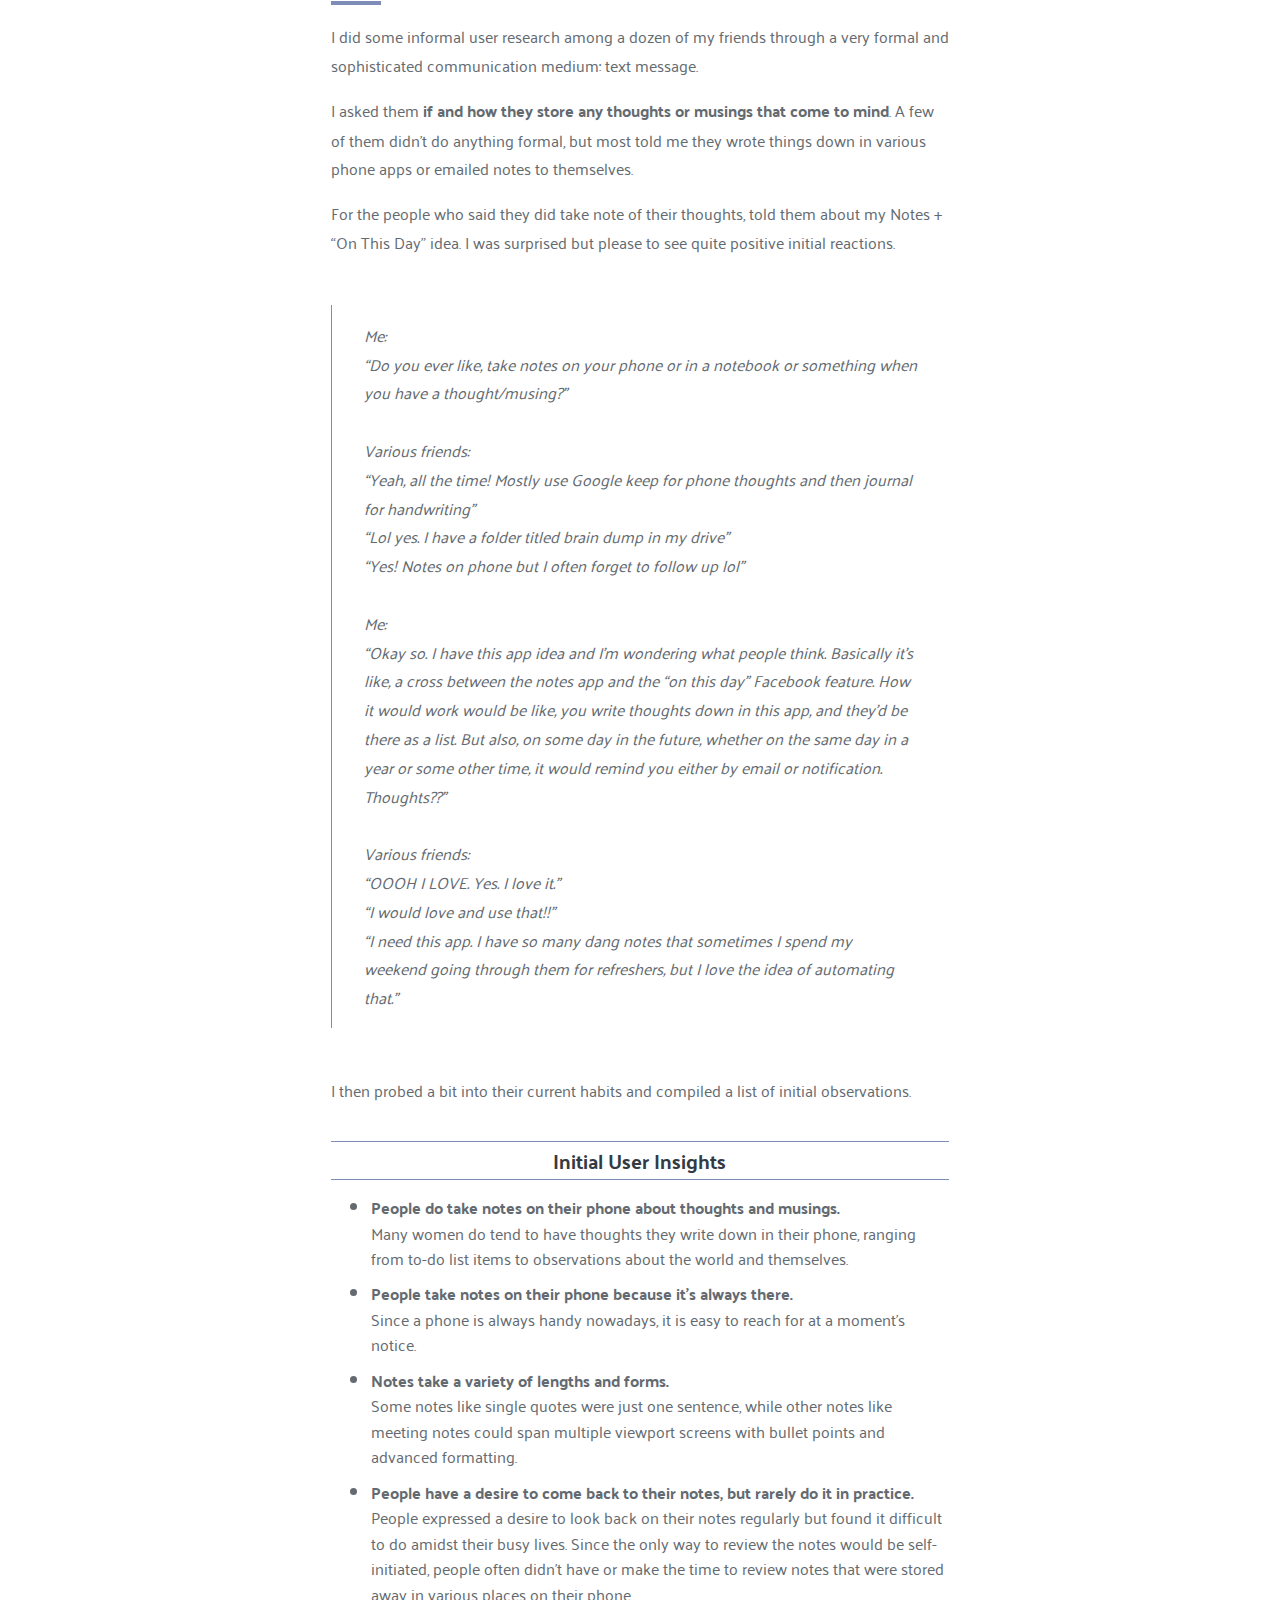
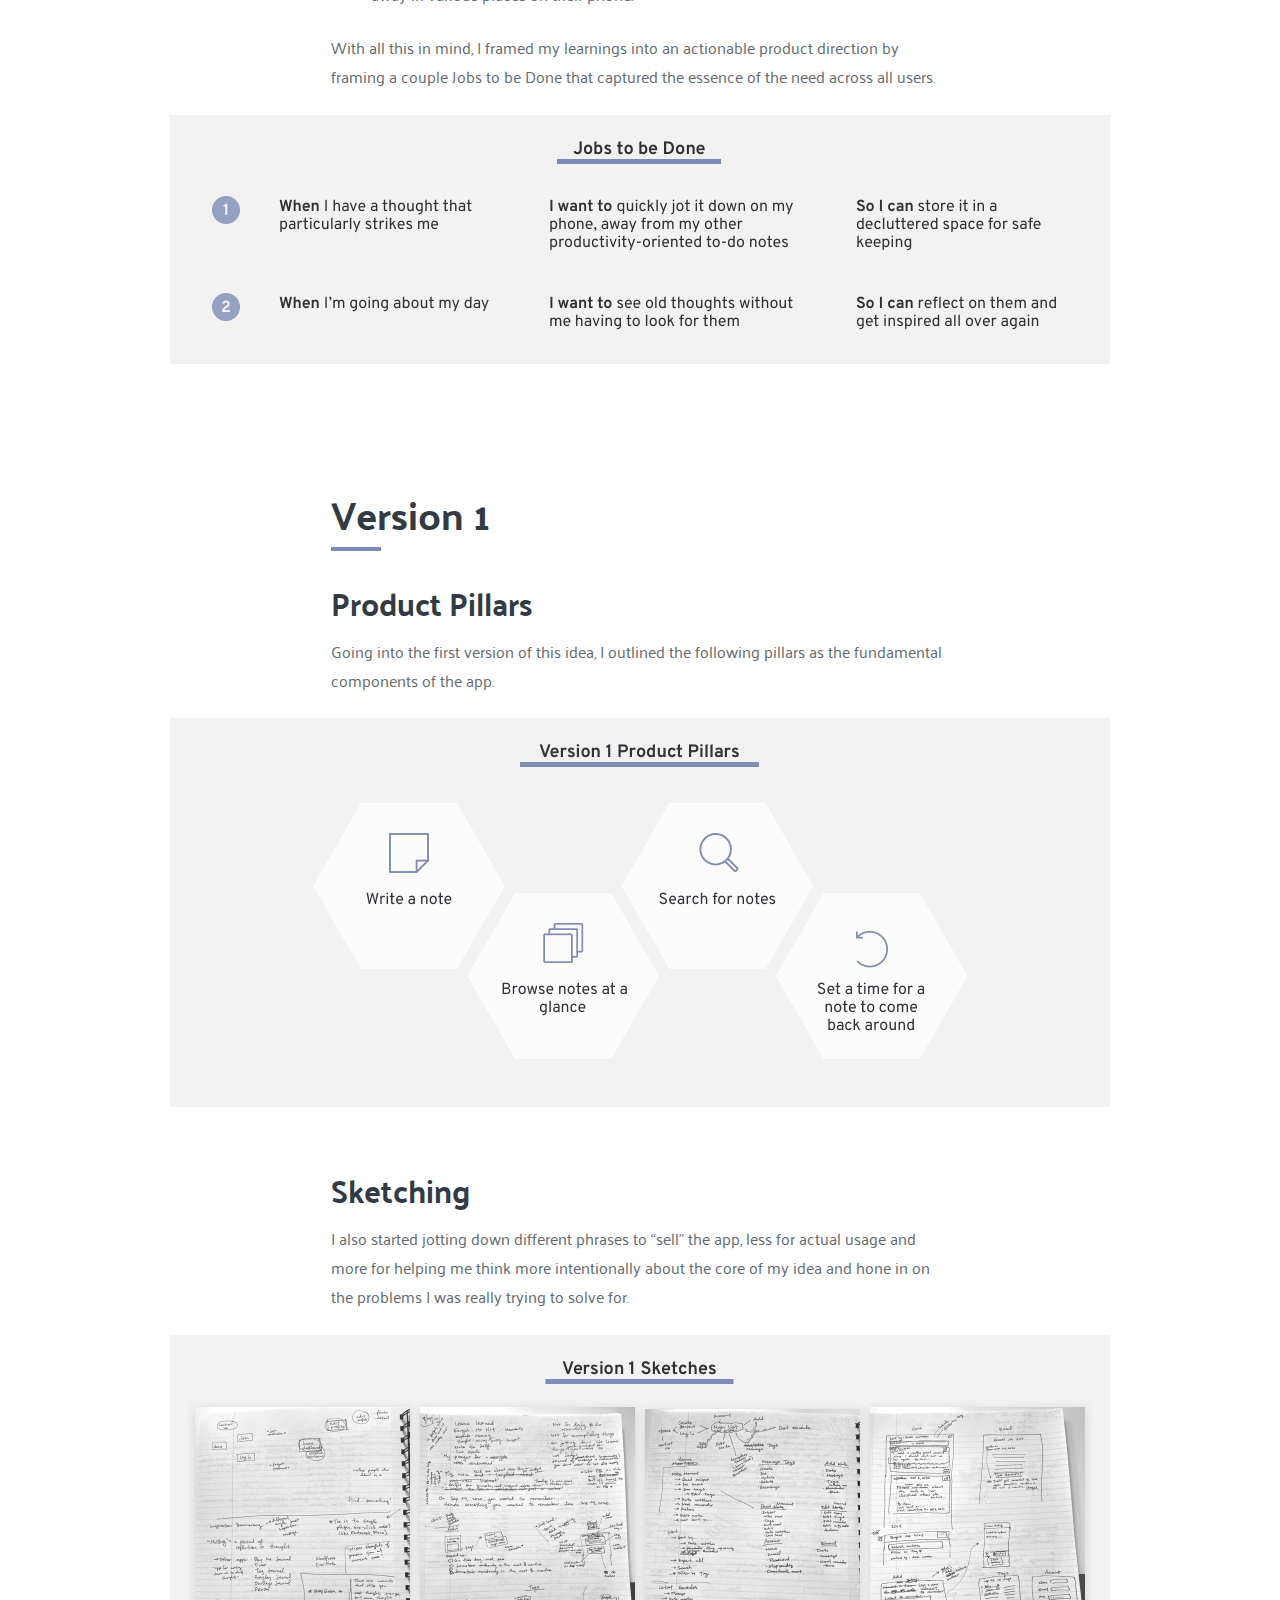
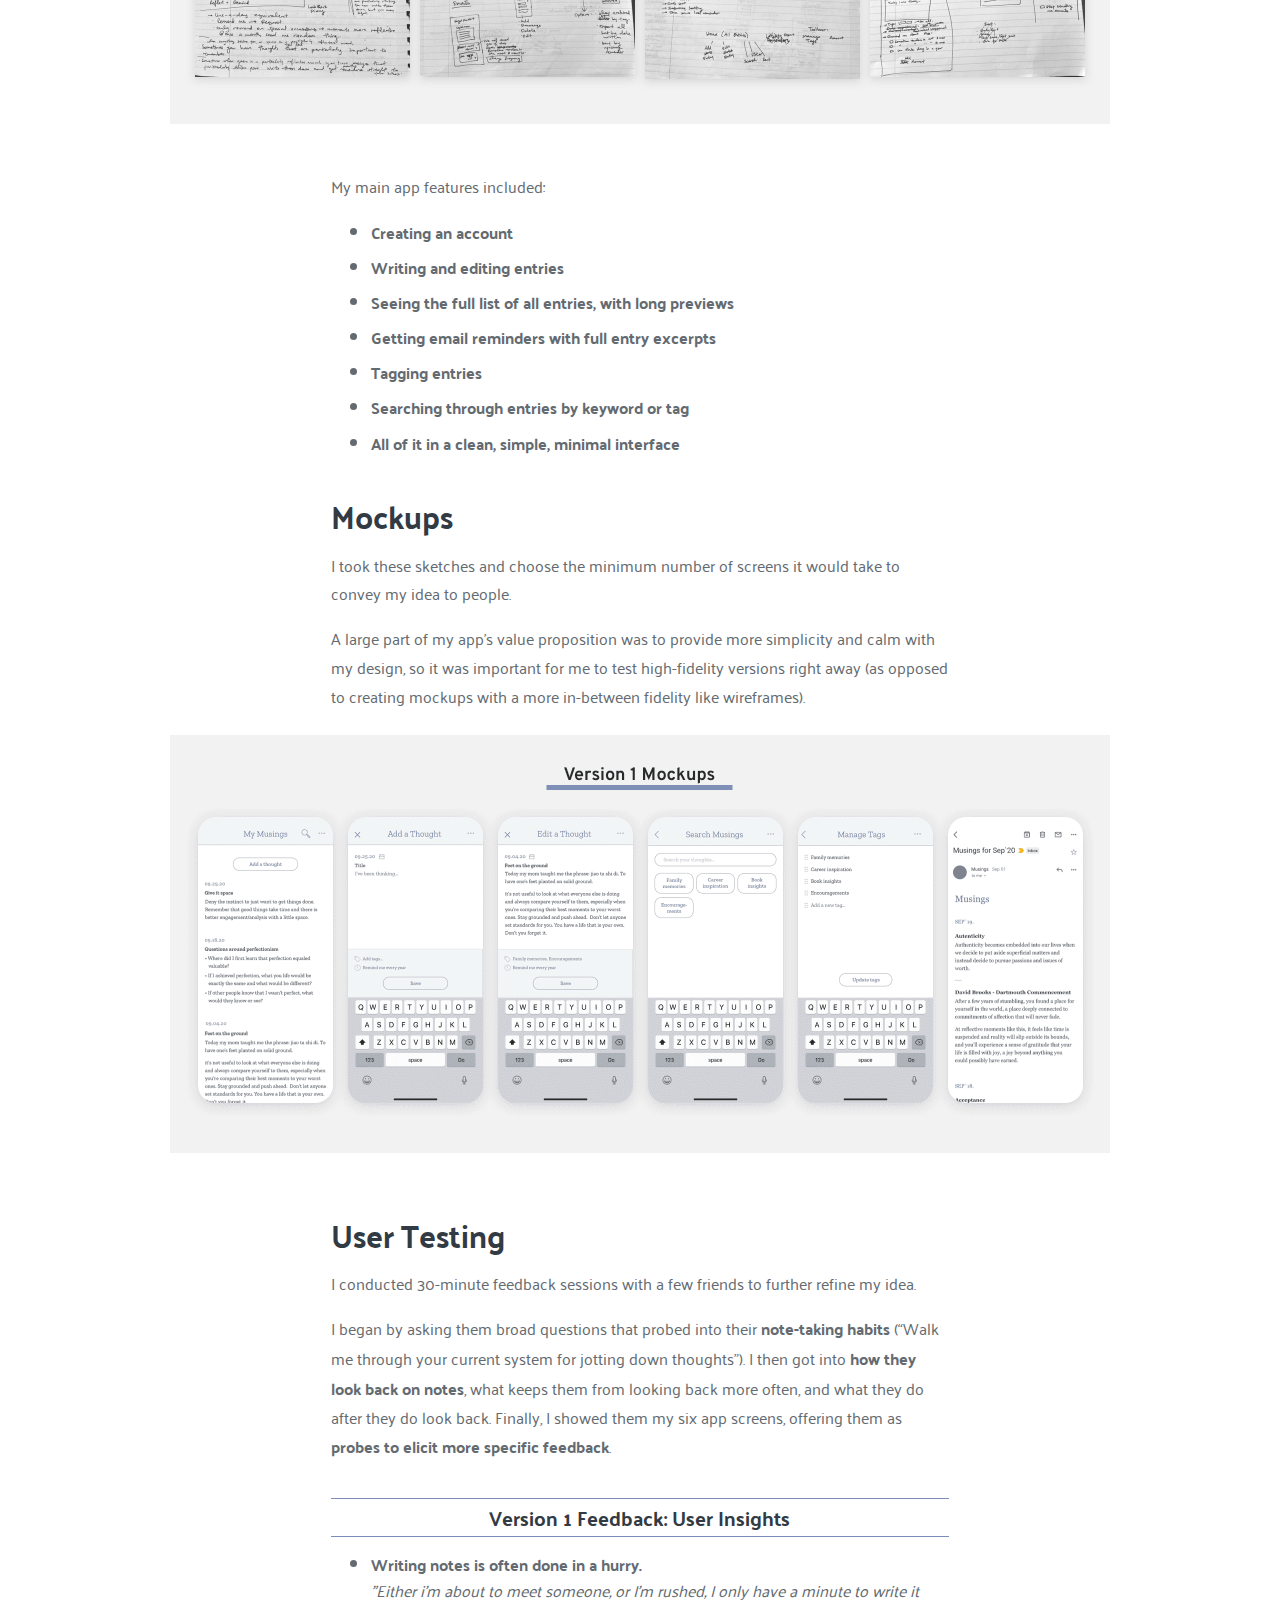
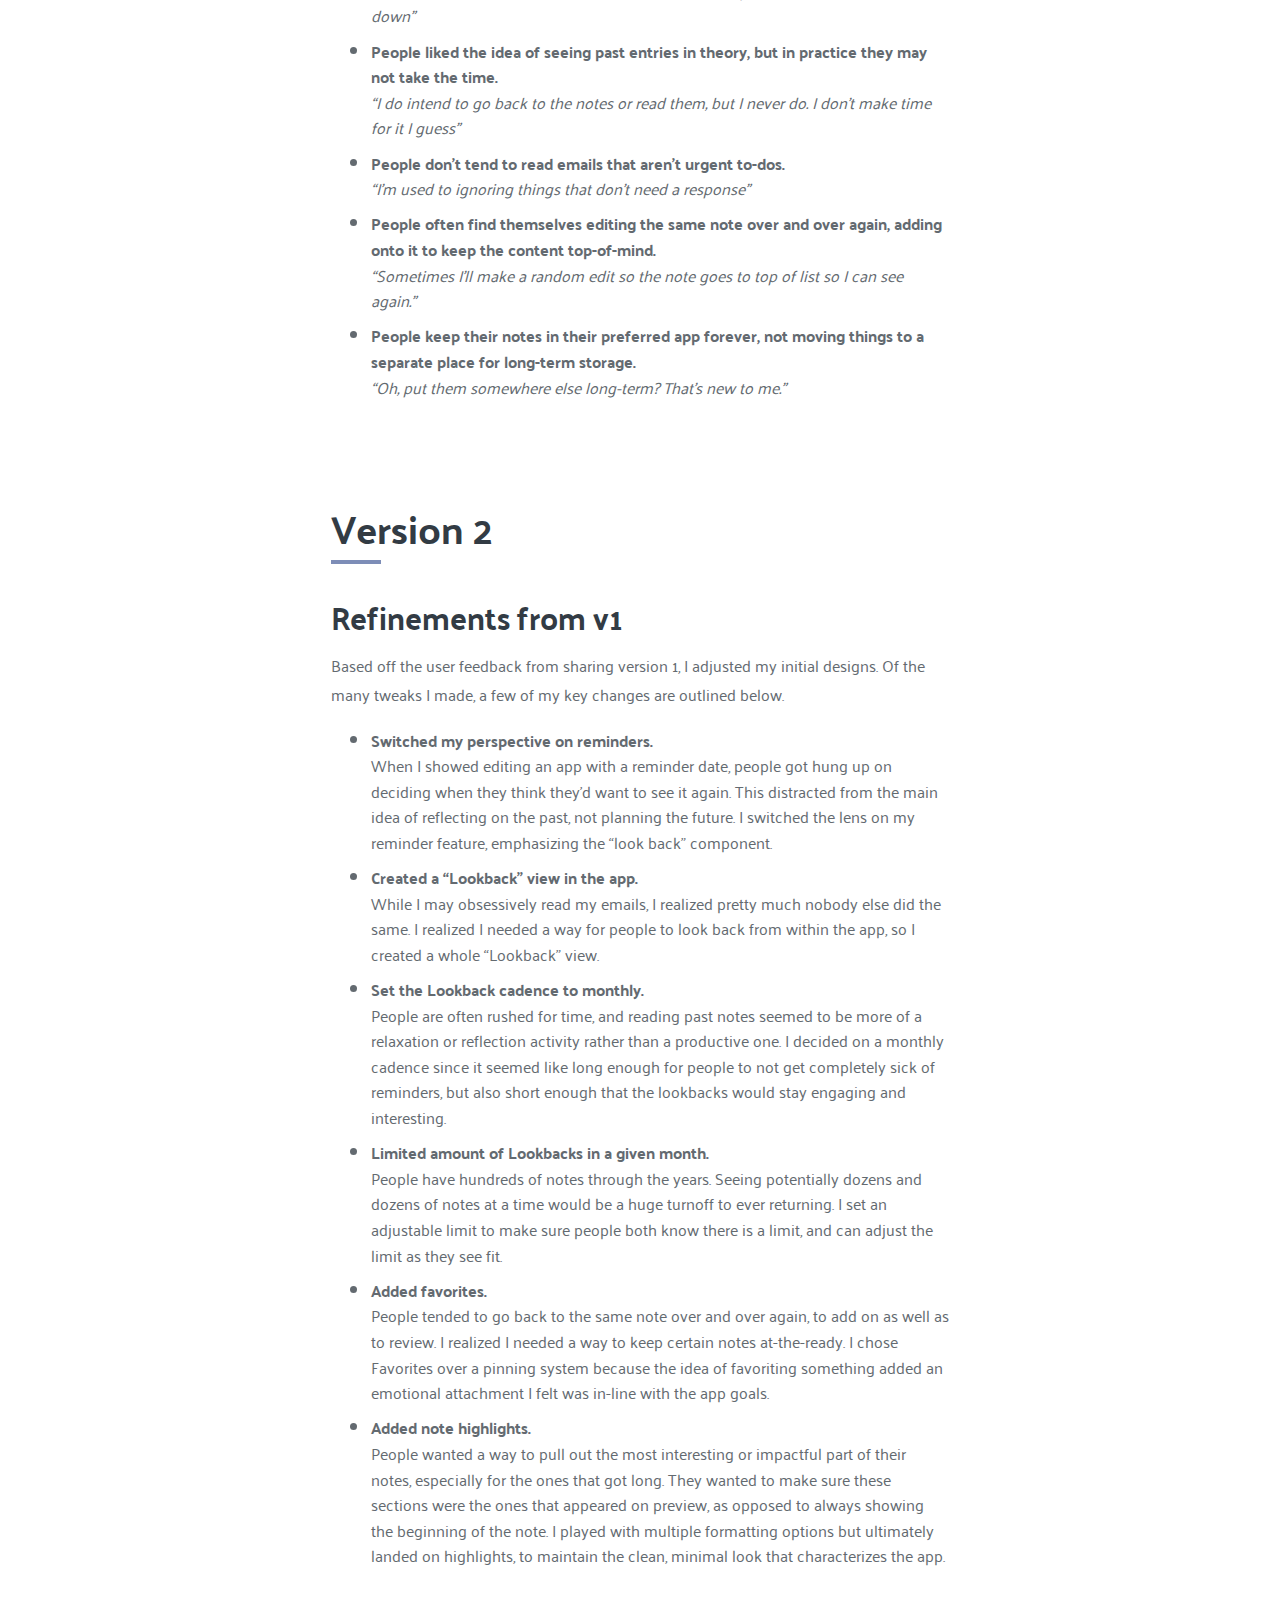
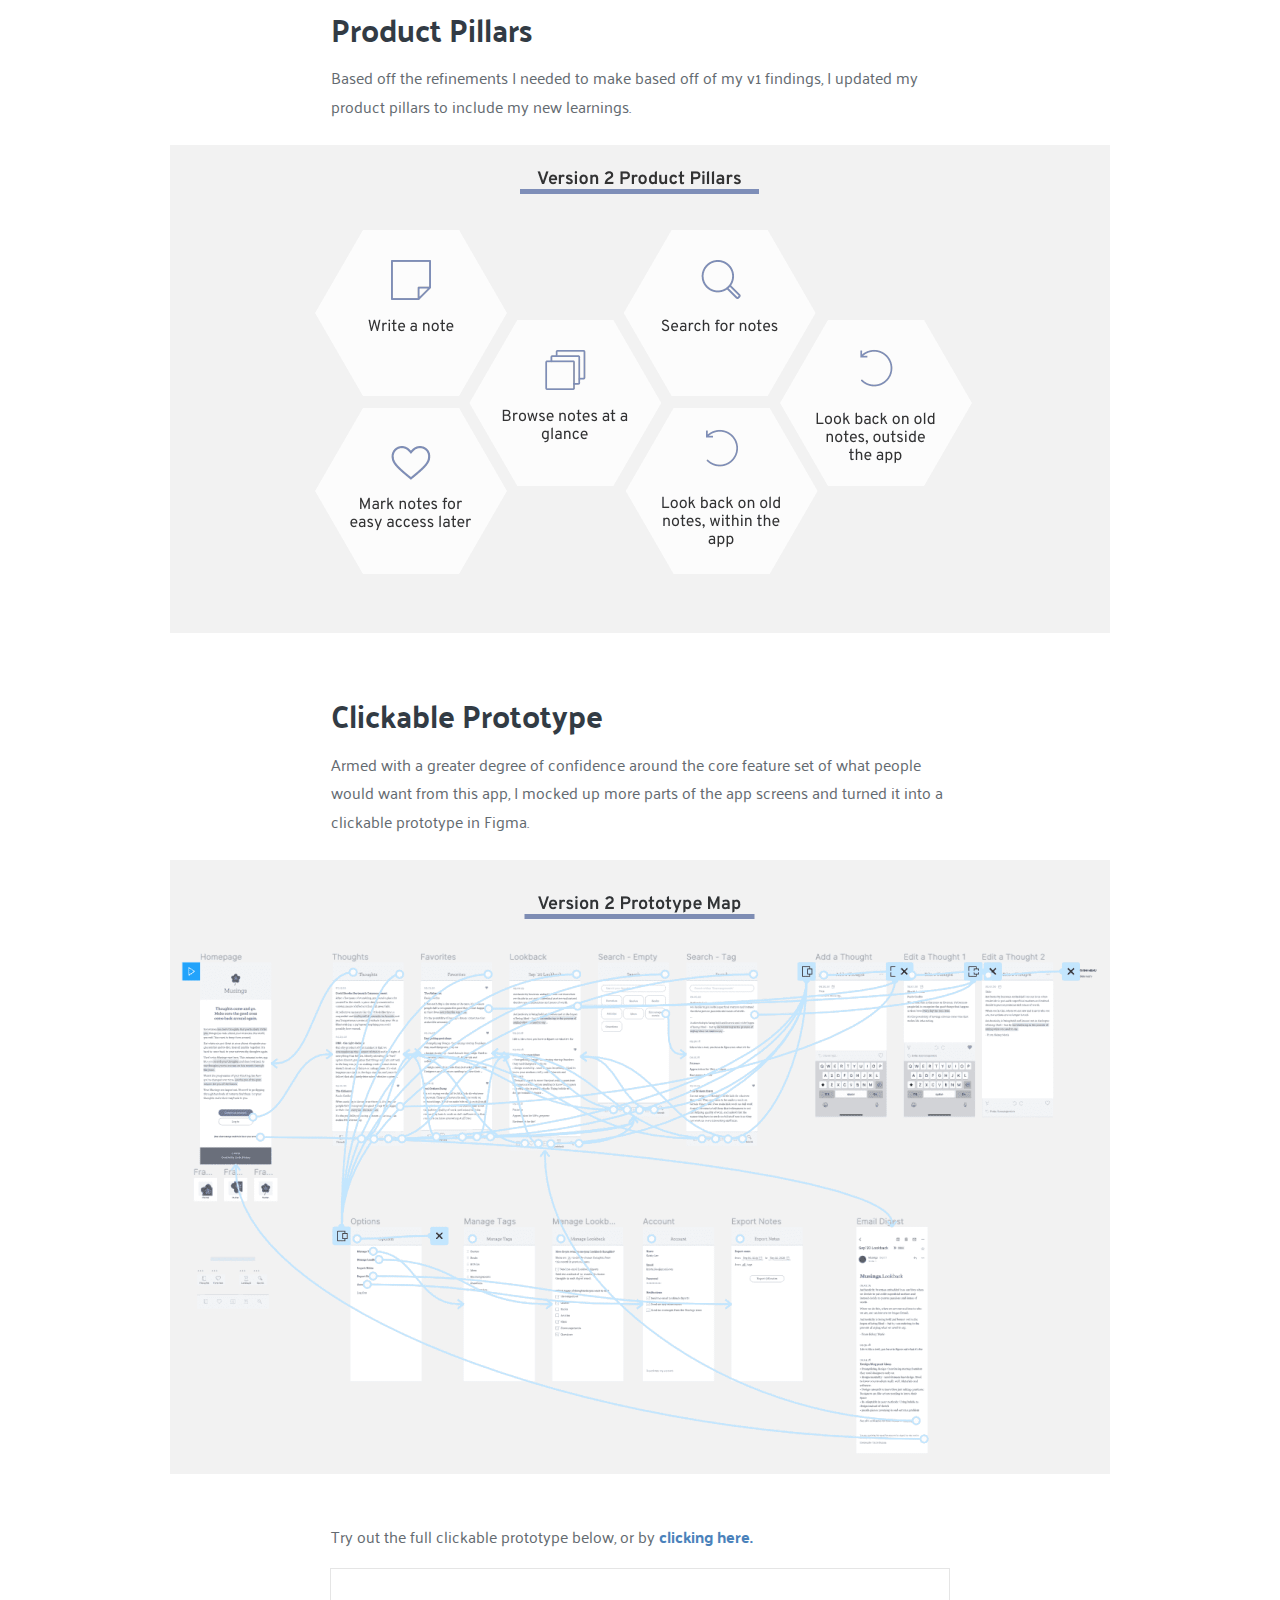
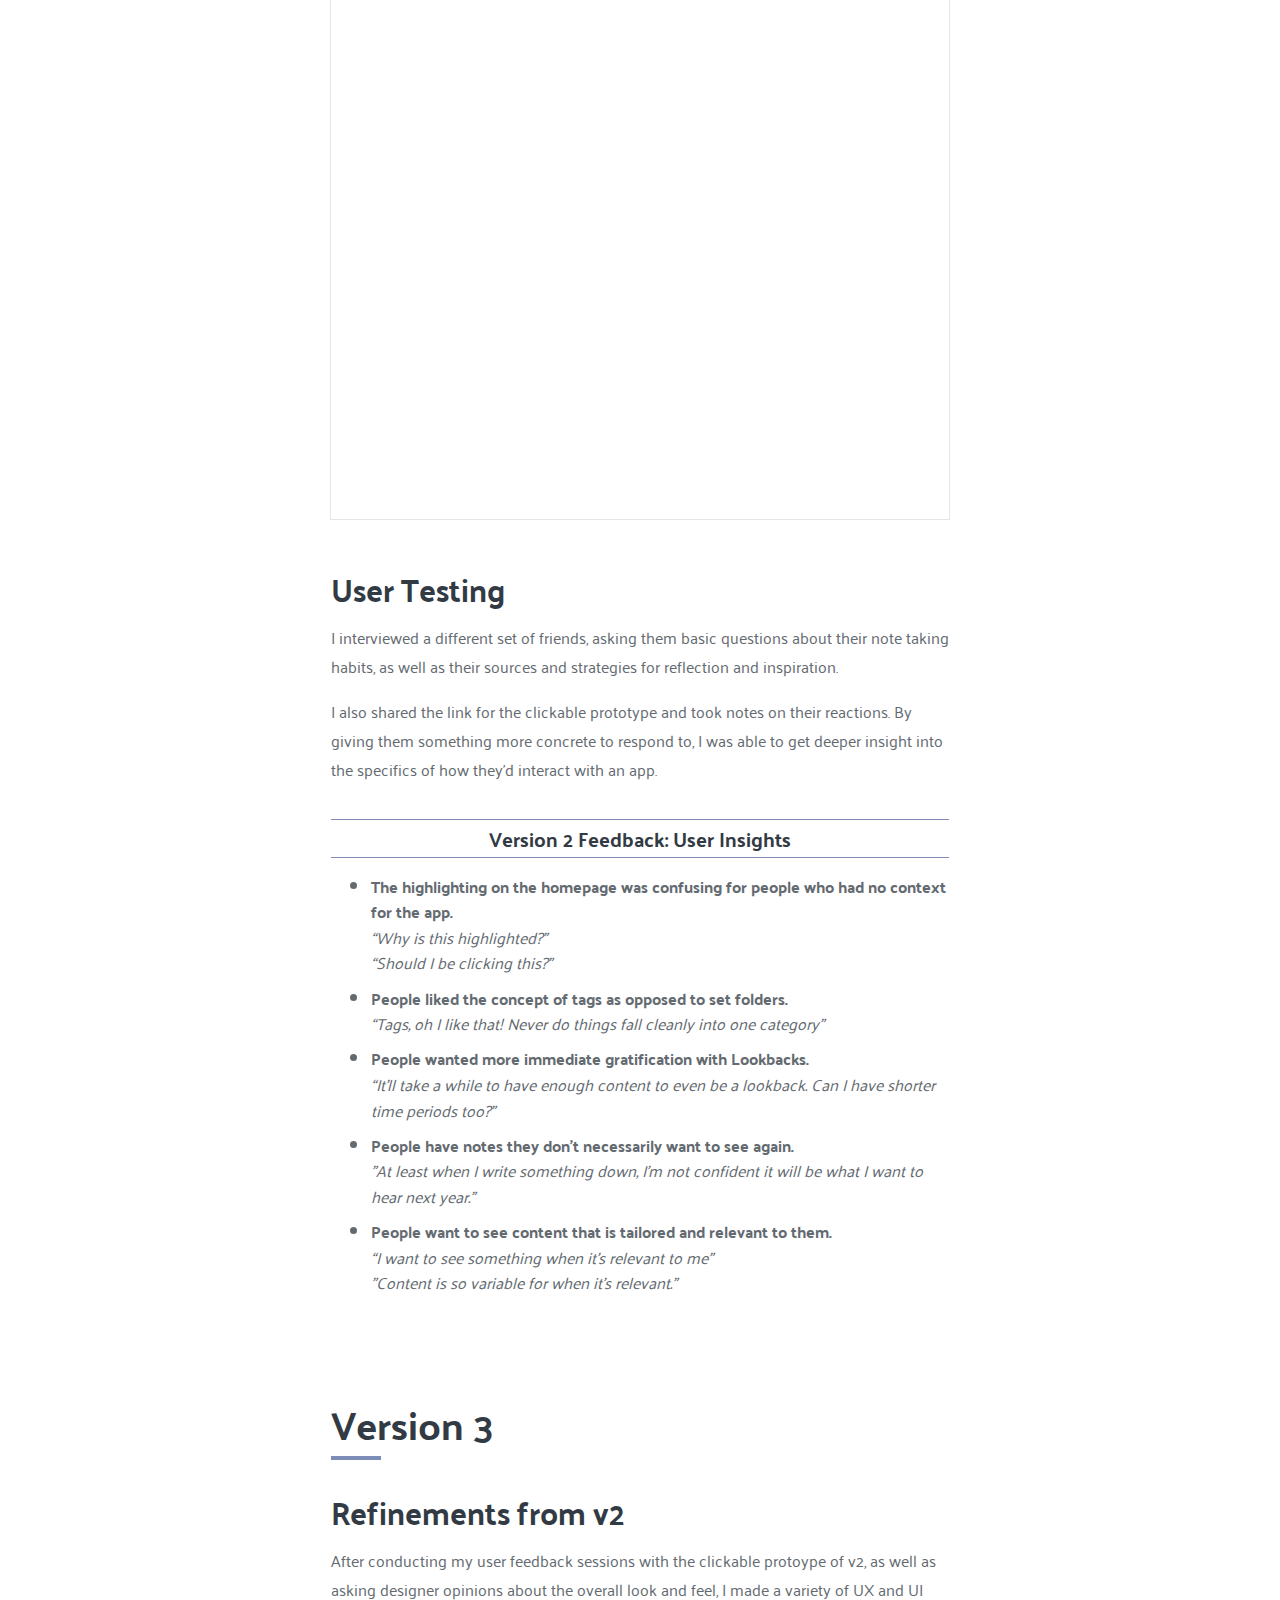
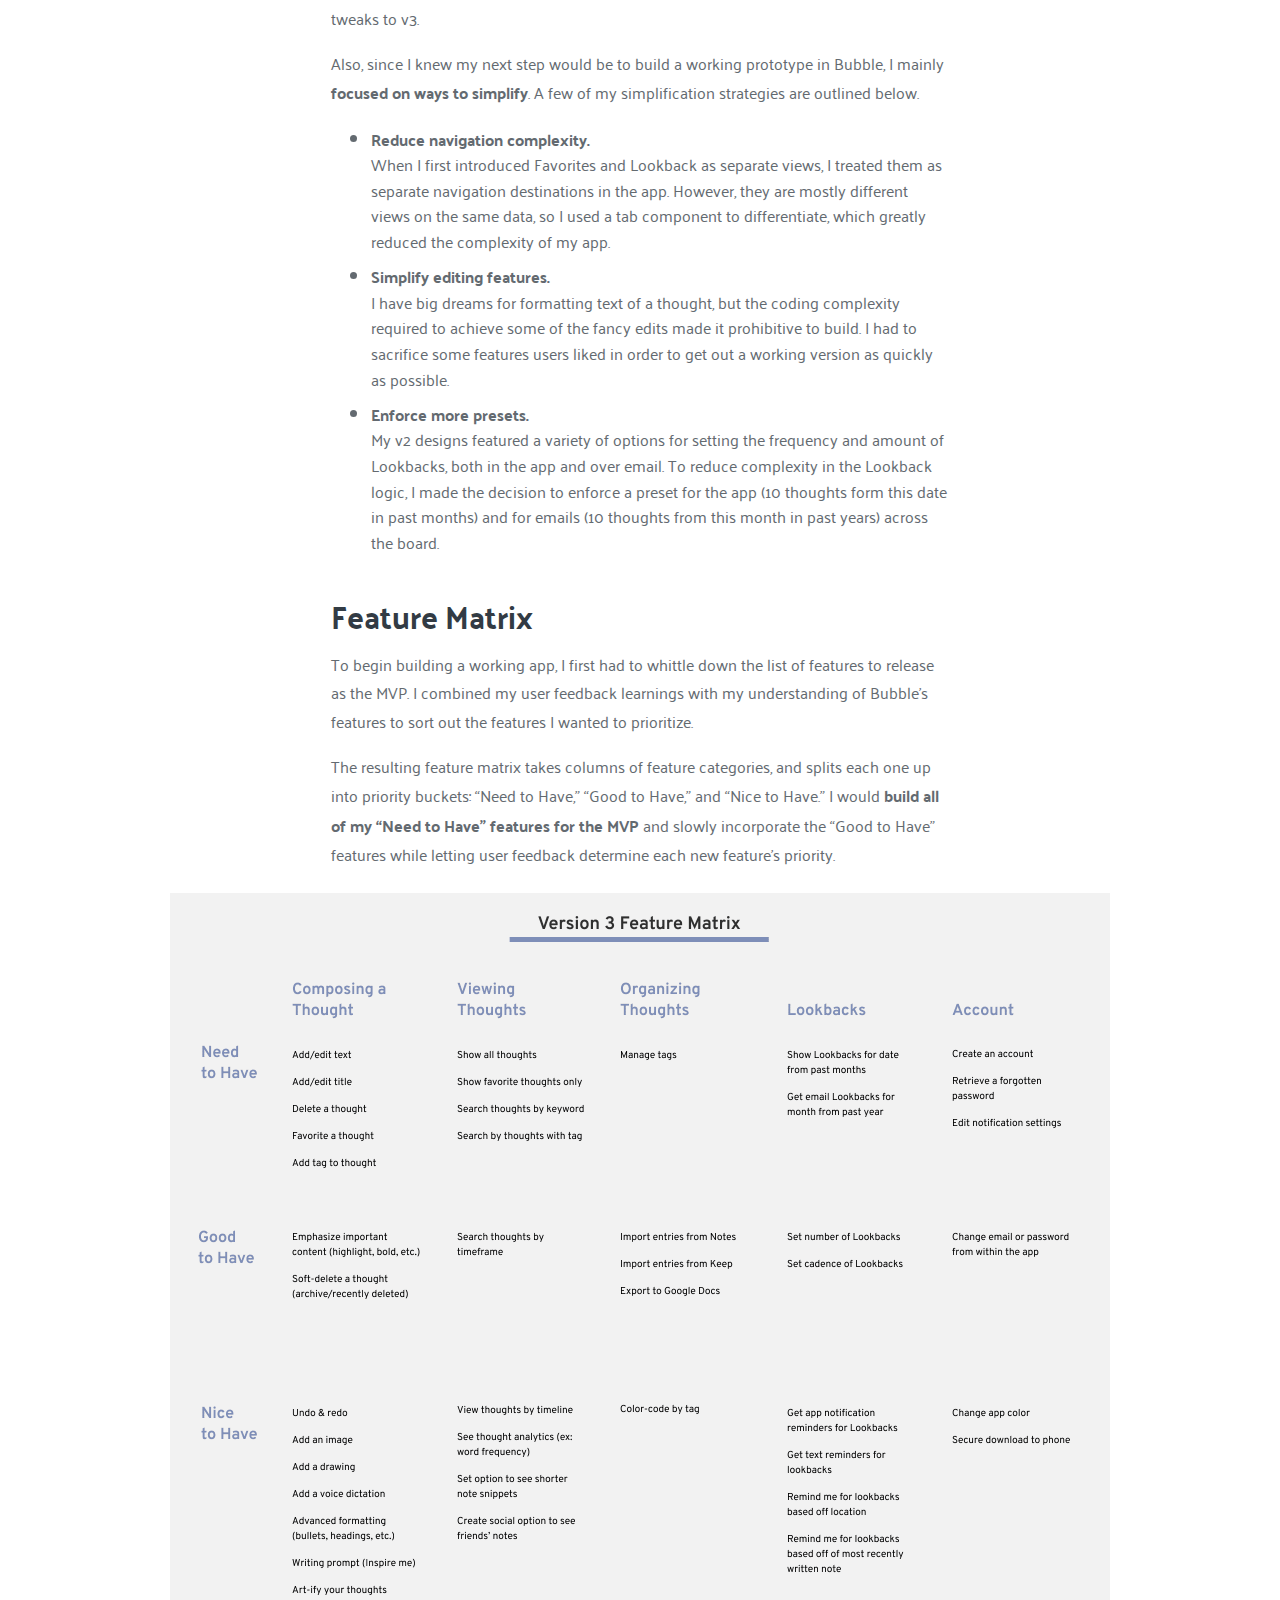
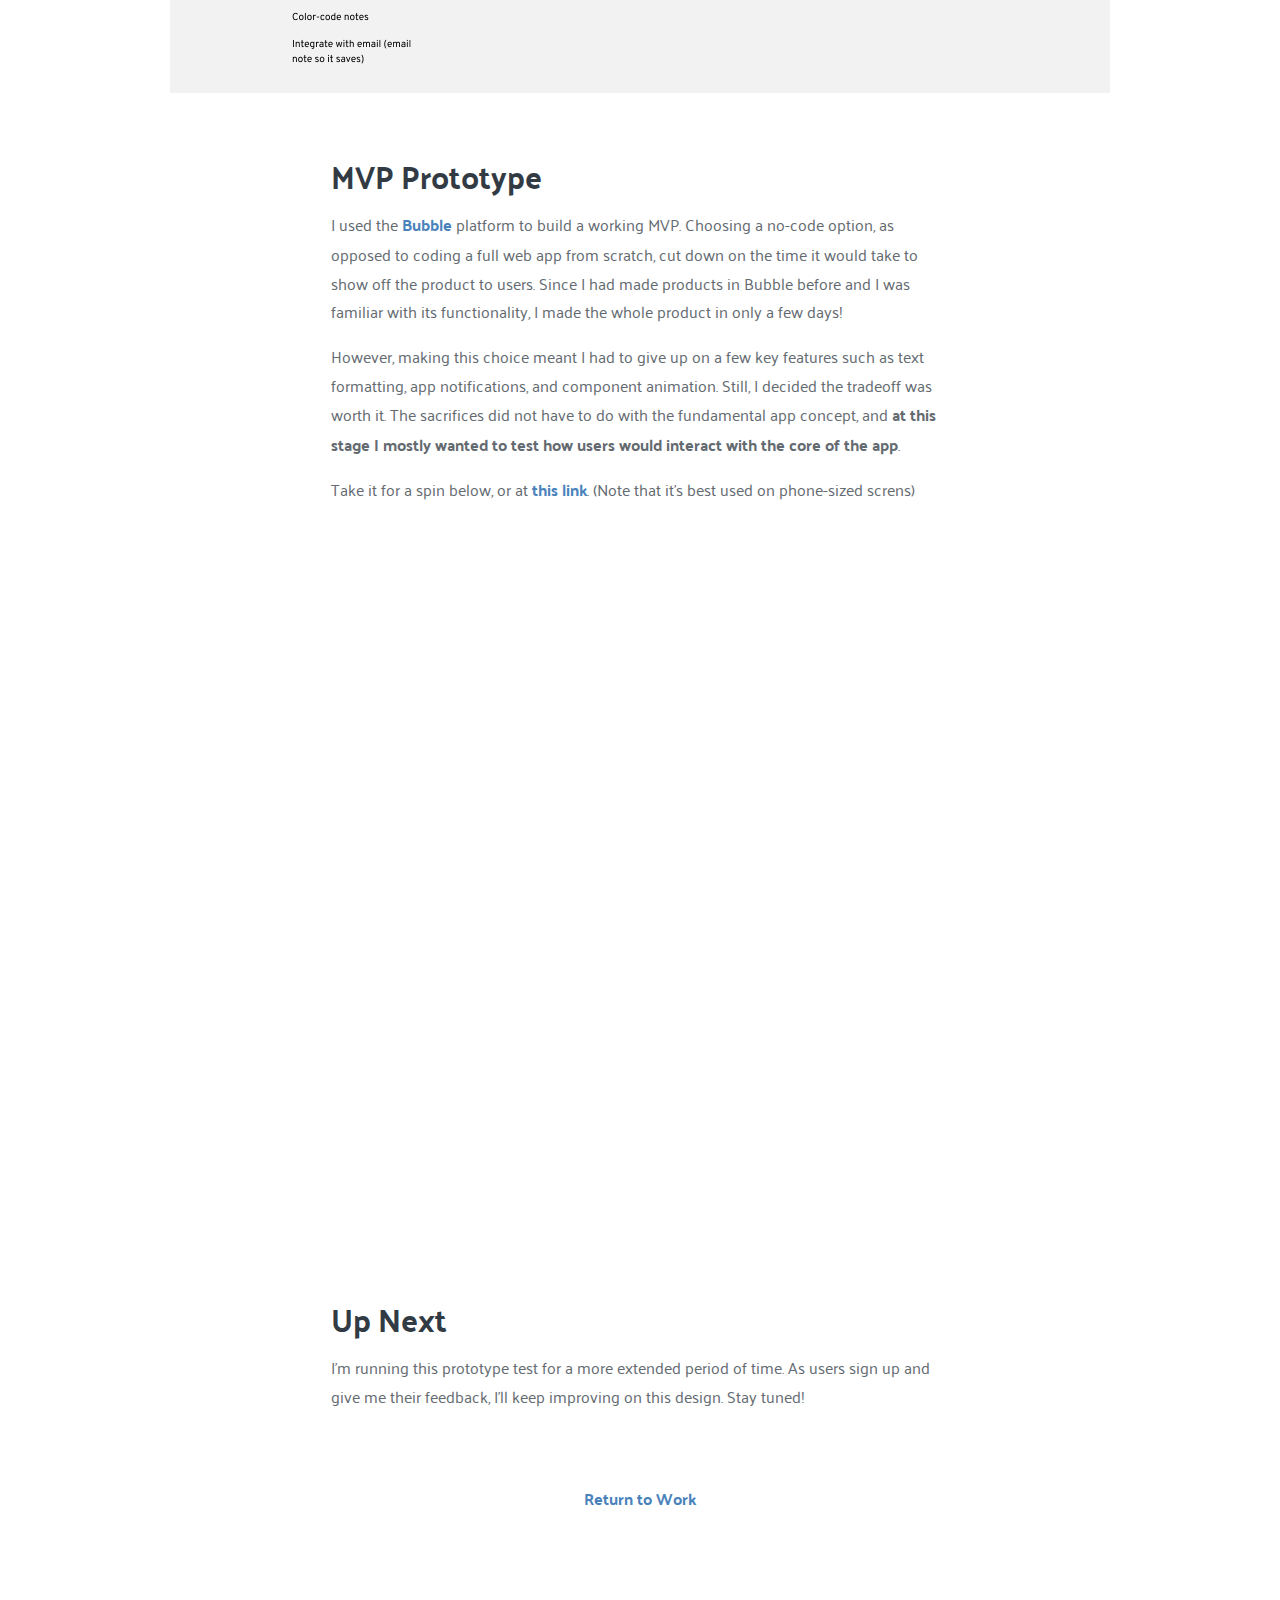
<file: work-musings.html>
<!DOCTYPE html>
<html>

<head>

<!-- Global site tag (gtag.js) - Google Analytics -->
<script async src="https://www.googletagmanager.com/gtag/js?id=G-2W7X3SQQSW"></script>
<script>
  window.dataLayer = window.dataLayer || [];
  function gtag(){dataLayer.push(arguments);}
  gtag('js', new Date());

  gtag('config', 'G-2W7X3SQQSW');
</script>

    <title>Linde Huang | Musings App</title>
    <link rel="shortcut icon" href="assets/images/brand/LHOutline.png" />

    <meta charset="utf-8">
    <meta http-equiv="X-UA-Compatible" content="IE=edge">
    <meta name="viewport" content="width=device-width, initial-scale=1">

    <link href="https://fonts.googleapis.com/css?family=Overpass:300,700|Playfair+Display:800" rel="stylesheet">
    <link rel="stylesheet" type="text/css" href="assets/css/style.css">

    <!-- Scroll animations -->
    <link href="https://unpkg.com/aos@2.3.1/dist/aos.css" rel="stylesheet">

    <!--
  -
  -
  -  Hello there, you curious person you. It's Linde here. Welcome to my site!
  -
  -
-->

</head>
<header>
    <nav class="sticky">
        <div class="nav-logo">
            <a href="index.html">
                <img src="assets/images/brand/LHNameTitle.png" alt="Linde Huang Logo" id="lindeHuangLogo">
            </a>
        </div>
        <div class="main-nav">
            <ul>
                <li><a href="index.html#work" class="nav-link">Work</a></li>
                <li><a href="writing.html" class="nav-link">Writing</a></li>
                <li><a href="about.html" class="nav-link">About</a></li>
                <li><a href="https://www.linkedin.com/in/lindeluhuang" class="nav-link" target="_blank"><img
                            src="assets/images/headerfooter/LinkedInLogo.png" class="icon-inline"></a></li>
            </ul>
        </div>
    </nav>
</header>

<button onclick="topFunction()" id="scroll-to-top-btn"><img src="assets/images/headerfooter/scroll-to-top.png"
    alt="Scroll to top button" class="top-button transform-scale"></button>

<body>
    <div class="container-grid">
        <article>
            <section id="top" data-color="musings-color">
                <h1 class="full-width musings-color-h1" data-aos="fade-down" data-aos-duration="1500">
                    Musings
                </h1>
                <img src="assets/images/casestudiesall/CaseStudyMusings.png" alt="Musings Case Study"
                    class="image-full-width">
            </section>

            <nav class="toc"></nav>

            <article class="main-content">
                <section class="content-start" id="problem">
                    <h2 class="partial-width musings-color-h2">
                        Problem
                    </h2>
                    <p class="partial-width">Sometimes when I’m in a particularly reflective mood, I have musings that
                        particularly strike me. I usually jot them down in my phone’s Notes app, but they’re mingled
                        there with
                        other things like my grocery list or to do’s. I wanted to keep these special thoughts around and
                        reflect
                        on from time to time, but when they were <strong>buried in my phone they got lost among the
                            noise</strong>.
                    </p>
                    <p class="partial-width">I wanted an app I could use that wasn’t for daily to-do reminders, not for
                        accomplishing things. <strong>I wanted a simple journal of short musings and memories that
                            wouldn’t slip
                            away</strong>. Like Facebook’s On This Day feature that brings old posts to the forefront, I
                        wanted
                        an app that could bring old thoughts back to me every so often.
                    </p>
                    <p class="partial-width">I searched and searched and couldn’t find that app. So I decided to make it
                        myself.
                    </p>
                </section>

                <section id="marketLandscape">
                    <h2 class="partial-width musings-color-h2">
                        Market Landscape
                    </h2>
                    <p class="partial-width">I found five categories of products people generally use to record their
                        thoughts.
                    </p>
                    <ul class="partial-width">
                        <li><strong>Notes apps (such as
                                <a href="https://apps.apple.com/us/app/notes/id1110145109" target="_blank">Notes</a>,
                                <a href="https://keep.google.com" target="_blank">Google Keep</a>,
                                <a href="https://evernote.com/" target="_blank">EverNote</a>,
                                <a href="https://www.onenote.com/" target="_blank">OneNote</a>)</strong>
                            <br>These apps are geared toward keeping and organizing random notes. They’re the most
                            similar to
                            what I was creating, though these apps didn’t make it easy to look back on past notes.
                        </li>
                        <li><strong>Reminder apps (such as
                                <a href="https://todoist.com/" target="_blank">ToDoist</a>,
                                <a href="https://bzreminder.com/" target="_blank">BZ Reminder</a>,
                                <a href="https://www.microsoft.com/en-us/microsoft-365/microsoft-to-do-list-app"
                                    target="_blank">Microsoft To-Do</a>,
                                <a href="https://www.calendarnotify.com/" target="_blank">Calendar Notify</a>)</strong>
                            <br>These apps served more like to-do lists for task-based thoughts, which were not the
                            types of
                            thoughts I wanted to target. I wanted to target ponderings that weren’t necessarily
                            actionable right
                            away, but rather more interesting food-for-thought. </li>
                        <li><strong>Journaling apps (such as
                                <a href="https://www.daygram.today/" target="_blank">Daygram</a>,
                                <a href="https://dayoneapp.com/" target="_blank">Day One Journal</a>,
                                <a href="https://momentoapp.com/" target="_blank">Momento</a>,
                                <a href="https://daylio.net/" target="_blank">Daylio</a>)</strong>
                            <br>These journaling apps incorporated all different types of media (like photos and videos)
                            or
                            metrics to track (such as mood or activity). They also often organized their structure
                            around
                            getting the user to write an entry every day. My idea is to get much simpler, focusing only
                            on notes
                            without any pressure to write at specific intervals. </li>

                        <li><strong>Word processing apps (such as
                                <a href="https://docs.google.com" target="_blank">Google Docs</a>,
                                <a href="https://www.microsoft.com/en-us/microsoft-365/word" target="_blank">Word</a>,
                                <a href="https://www.libreoffice.org/" target="_blank">LibreOffice Writer</a>,
                                <a href="https://www.apple.com/pages/" target="_blank">Pages</a>)</strong>
                            <br>These apps are used for more focused writing, and were much longer and more formal than
                            of the
                            types of notes I was hoping to capture. </li>
                        <li><strong>Good ol’ fashioned pen and paper</strong>
                            <br>Sticky notes around the house and long-form journals are a convenient, low-tech way to
                            record
                            thoughts. I myself enjoy the ritual of writing things by hand, and would hope this app could
                            hopefully supplement rather than completely replace them.
                        </li>
                    </ul>
                </section>

                <section id="differentiators">
                    <h3 class="partial-width">
                        Differentiators
                    </h3>
                    <img src="assets/images/musingscasestudy/ProposedDifferentiators.png" alt="Proposed Differentiators"
                        class="image-full-width">
                    <p class="partial-width">Seeing the other options in the marketplace, I aimed to position my app to
                        differentiate by emphasizing:
                    </p>
                    <ul class="partial-width">
                        <li><strong>A focus on thoughts, reflections and musings.</strong>
                            <br>Other apps try to be everything to everyone, creating clunky interfaces with features
                            people
                            don’t use. I want this app to focus on the more abstract thoughts people have, rather than
                            task-based to-do’s.
                        </li>
                        <li><strong>Easy and convenient ways ways to look back old entries, without having to make the
                                effort to
                                search for them
                                yourself.</strong>
                            <br>Even though all these other apps store notes, most of them keep them filed away and it
                            takes
                            great effort to find old notes again. I wanted to keep the looking back portion of this app
                            front
                            and center. </li>
                        <li><strong>Simplicity and calmness.</strong>
                            <br>I wanted to make the app a more reflective experience, rather than one focused on
                            productivity.
                            Instead of having a million options at your fingertips, I wanted the UI and experience to
                            feel light
                            and easy and clean. </li>
                    </ul>
                </section>

                <section id="userResearch">
                    <h2 class="partial-width musings-color-h2">
                        User Research
                    </h2>
                    <p class="partial-width">I did some informal user research among a dozen of my friends through a
                        very
                        formal and sophisticated communication medium: text message.
                    </p>
                    <p class="partial-width">I asked them <strong>if and how they store any thoughts or musings that
                            come to
                            mind</strong>. A few of them didn’t do anything formal, but most told me they wrote things
                        down in
                        various phone apps or emailed notes to themselves.
                    </p>
                    <p class="partial-width">For the people who said they did take note of their thoughts, told them
                        about my
                        Notes + “On This Day” idea. I was surprised but please to see quite positive initial reactions.
                    </p>
                    <p class="partial-width quote-musings">
                        <em>Me:
                            <br>“Do you ever like, take notes on your phone or in a notebook or something when you have
                            a
                            thought/musing?”
                            <br>
                            <br>Various friends:
                            <br> “Yeah, all the time! Mostly use Google keep for phone thoughts and then journal for
                            handwriting”
                            <br> “Lol yes. I have a folder titled brain dump in my drive”
                            <br> “Yes! Notes on phone but I often forget to follow up lol”
                        </em>
                        <br><br>
                        <em>Me:
                            <br>“Okay so. I have this app idea and I’m wondering what people think. Basically it’s like,
                            a cross
                            between the notes app and the “on this day” Facebook feature. How it would work would be
                            like, you
                            write thoughts down in this app, and they’d be there as a list. But also, on some day in the
                            future,
                            whether on the same day in a year or some other time, it would remind you either by email or
                            notification. Thoughts??”
                            <br>
                            <br>Various friends:
                            <br>“OOOH I LOVE. Yes. I love it.”
                            <br>“I would love and use that!!”
                            <br>“I need this app. I have so many dang notes that sometimes I spend my weekend going
                            through them
                            for refreshers, but I love the idea of automating that.”
                        </em></p>
                    <p class="partial-width">I then probed a bit into their current habits and compiled a list of
                        initial
                        observations.</p>
                    <h5 class="partial-width highlight-bar-musings">
                        Initial User Insights
                    </h5>
                    <ul class="partial-width">
                        <li><strong>People do take notes on their phone about thoughts and musings.</strong>
                            <br>Many women do tend to have thoughts they write down in their phone, ranging from to-do
                            list
                            items to observations about the world and themselves.
                        </li>
                        <li><strong>People take notes on their phone because it’s always there. </strong>
                            <br>Since a phone is always handy nowadays, it is easy to reach for at a moment’s notice.
                        </li>
                        <li><strong>Notes take a variety of lengths and forms.</strong>
                            <br>Some notes like single quotes were just one sentence, while other notes like meeting
                            notes could
                            span multiple viewport screens with bullet points and advanced formatting.
                        </li>
                        <li><strong>People have a desire to come back to their notes, but rarely do it in
                                practice.</strong>
                            <br>People expressed a desire to look back on their notes regularly but found it difficult
                            to do
                            amidst their busy lives. Since the only way to review the notes would be self-initiated,
                            people
                            often didn't have or make the time to review notes that were stored away in various places
                            on their
                            phone.
                        </li>
                    </ul></strong>

                    <p class="partial-width">With all this in mind, I framed my learnings into an actionable product
                        direction
                        by framing a couple Jobs to be Done that captured the essence of the need across all users.</p>
                    <img src="assets/images/musingscasestudy/JobsToBeDone.png" alt="Jobs to be Done"
                        class="image-full-width">
                    </section>

                    <section id="version1">
                    <h2 class="partial-width musings-color-h2">
                        Version 1
                    </h2>
                </section>

                <section id="ver1productPillars">
                    <h3 class="partial-width">
                        Product Pillars
                    </h3>
                    <p class="partial-width">
                        Going into the first version of this idea, I outlined the following pillars as the fundamental
                        components of the app.
                    </p>
                    <img src="assets/images/musingscasestudy/Version1ProductPillars.png" alt="Version 1 Product Pillars"
                        class="image-full-width">
                    </section>

                    <section id="ver1Sketching">
                    <h3 class="partial-width">
                        Sketching
                    </h3>

                    <p class="partial-width">
                        I also started jotting down different phrases to “sell” the app, less for actual usage and more
                        for
                        helping me think more intentionally about the core of my idea and hone in on the problems I was
                        really
                        trying to solve for.
                    </p>
                    <img src="assets/images/musingscasestudy/Version1Sketches.png" alt="Version 1 Sketches"
                        class="image-full-width">

                    <p class="partial-width">My main app features included:
                    </p>
                    <ul class="partial-width"><strong>
                            <li>Creating an account</li>
                            <li>Writing and editing entries</li>
                            <li>Seeing the full list of all entries, with long previews</li>
                            <li>Getting email reminders with full entry excerpts </li>
                            <li>Tagging entries</li>
                            <li>Searching through entries by keyword or tag</li>
                            <li>All of it in a clean, simple, minimal interface</li>
                    </ul></strong>
                </section>

                <section id="ver1Mockups">
                    <h3 class="partial-width">
                        Mockups
                    </h3>
                    <p class="partial-width">
                        I took these sketches and choose the minimum number of screens it would take to convey my idea
                        to
                        people.
                    </p>

                    <p class="partial-width">
                        A large part of my app’s value proposition was to provide more simplicity and calm with my
                        design, so it
                        was important for me to test high-fidelity versions right away (as opposed to creating mockups
                        with a
                        more
                        in-between fidelity like wireframes).
                    </p>
                    <img src="assets/images/musingscasestudy/Version1Mockups.png" alt="Version 1 Mockups"
                        class="image-full-width">
                    </section>

                    <section id="ver1UserTesting">
                    <h3 class="partial-width">
                        User Testing
                    </h3>
                    <p class="partial-width">
                        I conducted 30-minute feedback sessions with a few friends to further refine my idea.
                    </p>
                    <p class="partial-width">
                        I began by asking them broad questions that probed into their <strong>note-taking
                            habits</strong> (“Walk
                        me through your
                        current system for jotting down thoughts”). I then got into <strong>how they look back on
                            notes</strong>, what keeps
                        them from looking back more often, and what they do after they do look back. Finally, I showed
                        them my
                        six app screens, offering them as <strong>probes to elicit more specific feedback</strong>.
                    </p>

                    <h5 class="partial-width highlight-bar-musings">
                        Version 1 Feedback: User Insights
                    </h5>
                    <ul class="partial-width">
                        <li><strong>Writing notes is often done in a hurry. </strong>
                            <br><em>"Either i'm about to meet someone, or I'm rushed, I only have a minute to write it
                                down"</em></li>
                        <li><strong>People liked the idea of seeing past entries in theory, but in practice they may not
                                take
                                the time. </strong>
                            <br><em>“I do intend to go back to the notes or read them, but I never do. I don’t make time
                                for it
                                I guess” </em></li>
                        <li><strong>People don’t tend to read emails that aren’t urgent to-dos.</strong>
                            <br><em>“I’m used to ignoring things that don't need a response”</em></li>
                        <li><strong>People often find themselves editing the same note over and over again, adding onto
                                it to
                                keep the content top-of-mind.</strong>
                            <br><em>“Sometimes I’ll make a random edit so the note goes to top of list so I can see
                                again."</em>
                        </li>
                        <li><strong>People keep their notes in their preferred app forever, not moving things to a
                                separate
                                place for
                                long-term storage.</strong>
                            <br><em>“Oh, put them somewhere else long-term? That’s new to me.”</em></li>
                    </ul></strong>
                </section>

                <section id="version2">
                    <h2 class="partial-width musings-color-h2">
                        Version 2
                    </h2>
                </section>

                <section id="ver2Refinements">
                    <h3 class="partial-width">
                        Refinements from v1
                    </h3>
                    <p class="partial-width">
                        Based off the user feedback from sharing version 1, I adjusted my initial designs. Of the many
                        tweaks I
                        made, a few of my key changes are outlined below.
                    </p>
                    <ul class="partial-width">
                        <li><strong>Switched my perspective on reminders. </strong>
                            <br>When I showed editing an app with a reminder date, people got hung up on deciding when
                            they
                            think they’d want to see it again. This distracted from the main idea of reflecting on the
                            past, not
                            planning the future. I switched the lens on my reminder feature, emphasizing the “look back”
                            component.
                        </li>
                        <li><strong>Created a “Lookback” view in the app.</strong>
                            <br>While I may obsessively read my emails, I realized pretty much nobody else did the same.
                            I
                            realized I needed a way for people to look back from within the app, so I created a whole
                            “Lookback”
                            view.</li>
                        <li><strong>Set the Lookback cadence to monthly.</strong>
                            <br>People are often rushed for time, and reading past notes seemed to be more of a
                            relaxation or
                            reflection activity rather than a productive one. I decided on a monthly cadence since it
                            seemed
                            like long enough for people to not get completely sick of reminders, but also short enough
                            that the
                            lookbacks would stay engaging and interesting.
                        </li>
                        <li><strong>Limited amount of Lookbacks in a given month.</strong>
                            <br>People have hundreds of notes through the years. Seeing potentially dozens and dozens of
                            notes
                            at a time would be a huge turnoff to ever returning. I set an adjustable limit to make sure
                            people
                            both know there is a limit, and can adjust the limit as they see fit. </li>
                        <li><strong>Added favorites.</strong>
                            <br>People tended to go back to the same note over and over again, to add on as well as to
                            review. I
                            realized I needed a way to keep certain notes at-the-ready. I chose Favorites over a pinning
                            system
                            because the idea of favoriting something added an emotional attachment I felt was in-line
                            with the
                            app goals. </li>
                        <li><strong>Added note highlights.</strong>
                            <br>People wanted a way to pull out the most interesting or impactful part of their notes,
                            especially for the ones that got long. They wanted to make sure these sections were the ones
                            that
                            appeared on preview, as opposed to always showing the beginning of the note. I played with
                            multiple
                            formatting options but ultimately landed on highlights, to maintain the clean, minimal look
                            that
                            characterizes the app. </li>
                    </ul>

                </section>

                <section id="ver2ProductPillars">
                    <h3 class="partial-width">
                        Product Pillars
                    </h3>
                    <p class="partial-width">
                        Based off the refinements I needed to make based off of my v1 findings, I updated my product
                        pillars to
                        include my new learnings.
                    </p>
                    <img src="assets/images/musingscasestudy/Version2ProductPillars.png" alt="Version 2 Product Pillars"
                        class="image-full-width">
                    </section>

                    <section id="ver2ClickablePrototype">
                    <h3 class="partial-width">
                        Clickable Prototype
                    </h3>
                    <p class="partial-width">
                        Armed with a greater degree of confidence around the core feature set of what people would want
                        from
                        this app, I mocked up more parts of the app screens and turned it into a clickable prototype in
                        Figma.
                    </p>
                    <img src="assets/images/musingscasestudy/Version2PrototypeMap.png" alt="Version 2 Prototype Map"
                        class="image-full-width">
                    <p class="partial-width">
                        Try out the full clickable prototype below, or by <a
                            href="https://www.figma.com/proto/uemHCjG33OA4CujATPLN5s/Musings-Designs?node-id=1%3A4936&scaling=scale-down"
                            target="_blank">clicking here.</a>
                    </p>
                    <div class="full-width centered">
                        <iframe style="border: 1px solid rgba(0, 0, 0, 0.1);" width="618" height="550"
                            src="https://www.figma.com/embed?embed_host=share&url=https%3A%2F%2Fwww.figma.com%2Fproto%2FuemHCjG33OA4CujATPLN5s%2FMusings-Designs%3Fnode-id%3D1%253A4936%26scaling%3Dscale-down&chrome=DOCUMENTATION"
                            allowfullscreen></iframe>
                        <br><br>
                    </div>
                </section>

                <section id="ver2UserTesting">
                    <h3 class="partial-width">
                        User Testing
                    </h3>
                    <p class="partial-width">
                        I interviewed a different set of friends, asking them basic questions about their note taking
                        habits, as
                        well as their sources and strategies for reflection and inspiration.
                    </p>
                    <p class="partial-width">
                        I also shared the link for the clickable prototype and took notes on their reactions. By giving
                        them
                        something more concrete to respond to, I was able to get deeper insight into the specifics of
                        how they’d
                        interact with an app.
                    </p>

                    <h5 class="partial-width highlight-bar-musings">
                        Version 2 Feedback: User Insights
                    </h5>
                    <ul class="partial-width">
                        <li><strong>The highlighting on the homepage was confusing for people who had no context for the
                                app.
                            </strong>
                            <br><em>“Why is this highlighted?”</em>
                            <br><em>“Should I be clicking this?”</em>
                        </li>
                        <li><strong>People liked the concept of tags as opposed to set folders.</strong>
                            <br><em>“Tags, oh I like that! Never do things fall cleanly into one category”</em>
                        </li>
                        <li><strong>People wanted more immediate gratification with Lookbacks.</strong>
                            <br><em>“It’ll take a while to have enough content to even be a lookback. Can I have shorter
                                time
                                periods too?”</em>
                        </li>
                        <li><strong>People have notes they don’t necessarily want to see again.</strong>
                            <br><em>"At least when I write something down, I'm not confident it will be what I want to
                                hear next
                                year."</em>
                        </li>
                        <li><strong>People want to see content that is tailored and relevant to them.</strong>
                            <br><em>“I want to see something when it’s relevant to me”</em>
                            <br><em>"Content is so variable for when it’s relevant."</em>
                        </li>
                    </ul>
                </section>

                <section id="version3">
                    <h2 class="partial-width musings-color-h2">
                        Version 3
                    </h2>
                </section>

                <section id="ver3Refinements">
                    <h3 class="partial-width">
                        Refinements from v2
                    </h3>
                    <p class="partial-width">
                        After conducting my user feedback sessions with the clickable protoype of v2, as well as asking
                        designer
                        opinions about the overall look and feel, I made a variety of UX and UI tweaks to v3.
                    </p>
                    <p class="partial-width">
                        Also, since I knew my next step would be to build a working prototype in Bubble, I mainly
                        <strong>focused on
                            ways to simplify</strong>. A few of my simplification strategies are outlined below.
                    </p>
                    <ul class="partial-width">
                        <li><strong>Reduce navigation complexity.</strong>
                            <br>When I first introduced Favorites and Lookback as separate views, I treated them as
                            separate
                            navigation destinations in the app. However, they are mostly different views on the same
                            data, so I
                            used a tab component to differentiate, which greatly reduced the complexity of my app.
                        </li>
                        <li><strong>Simplify editing features.</strong>
                            <br>I have big dreams for formatting text of a thought, but the coding complexity required
                            to
                            achieve some of the fancy edits made it prohibitive to build. I had to sacrifice some
                            features users
                            liked in order to get out a working version as quickly as possible.
                        </li>
                        <li><strong>Enforce more presets.</strong>
                            <br>My v2 designs featured a variety of options for setting the frequency and amount of
                            Lookbacks,
                            both in the app and over email. To reduce complexity in the Lookback logic, I made the
                            decision to
                            enforce a preset for the app (10 thoughts form this date in past months) and for emails (10
                            thoughts
                            from this month in past years) across the board.
                        </li>
                    </ul>
                </section>

                <section id="ver3featureMatrix">
                    <h3 class="partial-width">
                        Feature Matrix
                    </h3>
                    <p class="partial-width">
                        To begin building a working app, I first had to whittle down the
                        list of features to release as the MVP. I combined my user feedback learnings with my
                        understanding of
                        Bubble’s features to sort out the features I wanted to prioritize.
                    </p>
                    <p class="partial-width">
                        The resulting feature matrix takes columns of feature categories, and splits each one up into
                        priority
                        buckets: “Need to Have,” “Good to Have,” and “Nice to Have.” I would <strong>build all of my
                            “Need to
                            Have” features for the MVP</strong> and slowly incorporate the “Good to Have” features while
                        letting
                        user feedback determine each new feature’s priority.
                    </p>
                    <img src="assets/images/musingscasestudy/FeatureMatrix.png" alt="Version 3 Feature Matrix"
                        class="image-full-width">
                    </section>

                    <section id="ver3MvpPrototype">
                    <h3 class="partial-width">
                        MVP Prototype
                    </h3>
                    <p class="partial-width">
                        I used the <a href="https://bubble.io/" target="_blank">Bubble</a> platform to build a working
                        MVP.
                        Choosing a no-code option, as opposed to coding a
                        full web app from scratch, cut down on the time it would take to show off the product to users.
                        Since I
                        had made products in Bubble before and I was familiar with its functionality, I made the whole
                        product
                        in only a few days!
                    </p>
                    <p class="partial-width">
                        However, making this choice meant I had to give up on a few key features such as text
                        formatting, app
                        notifications, and component animation. Still, I decided the tradeoff was worth it. The
                        sacrifices did
                        not have to do with the fundamental app concept, and <strong>at this stage I mostly wanted to
                            test how
                            users would interact with the core of the app</strong>.
                    </p>
                    <p class="partial-width">
                        Take it for a spin below, or at <a href="https://my-musings-app.bubbleapps.io/version-live/"
                            target="_blank">this link</a>. (Note that it's best used on phone-sized screns)
                    </p>
                    <div class="full-width centered">
                        <br>
                        <iframe src="https://my-musings-app.bubbleapps.io/version-live/" height="700" width="390"
                            style="border:none;" title="MVP Prototype"></iframe>
                        <br><br>
                    </div>
                </section>

                <section id="upNext">
                    <h3 class="partial-width">
                        Up Next
                    </h3>
                    <p class="partial-width">
                        I'm running this prototype test for a more extended period of time. As users sign up and give me
                        their feedback, I'll keep improving on this design. Stay tuned!
                    </p>



                    <p class="partial-width centered">
                        <br><br><a href="index.html#personalProjects">Return to Work</a>
                        <br>
                        <img src="assets/images/brand/LHOutline.png" alt="Linde Huang minimal logo" class="page-end-logo">
                    </p>
        
        
        
                </article>
        
            </div>
        
            <footer class="work-footer">
                <p>© 2022 COPYRIGHT <br>Designed & Developed by Linde Huang</p>
            </footer>
</body>

<script src="https://unpkg.com/aos@2.3.1/dist/aos.js"></script>
<script>
    AOS.init();
</script>
<script src="assets/js/toc.js"></script>
<script src="assets/js/header.js"></script>
<script src="assets/js/scroll-to-top.js"></script>

</html>
</file>
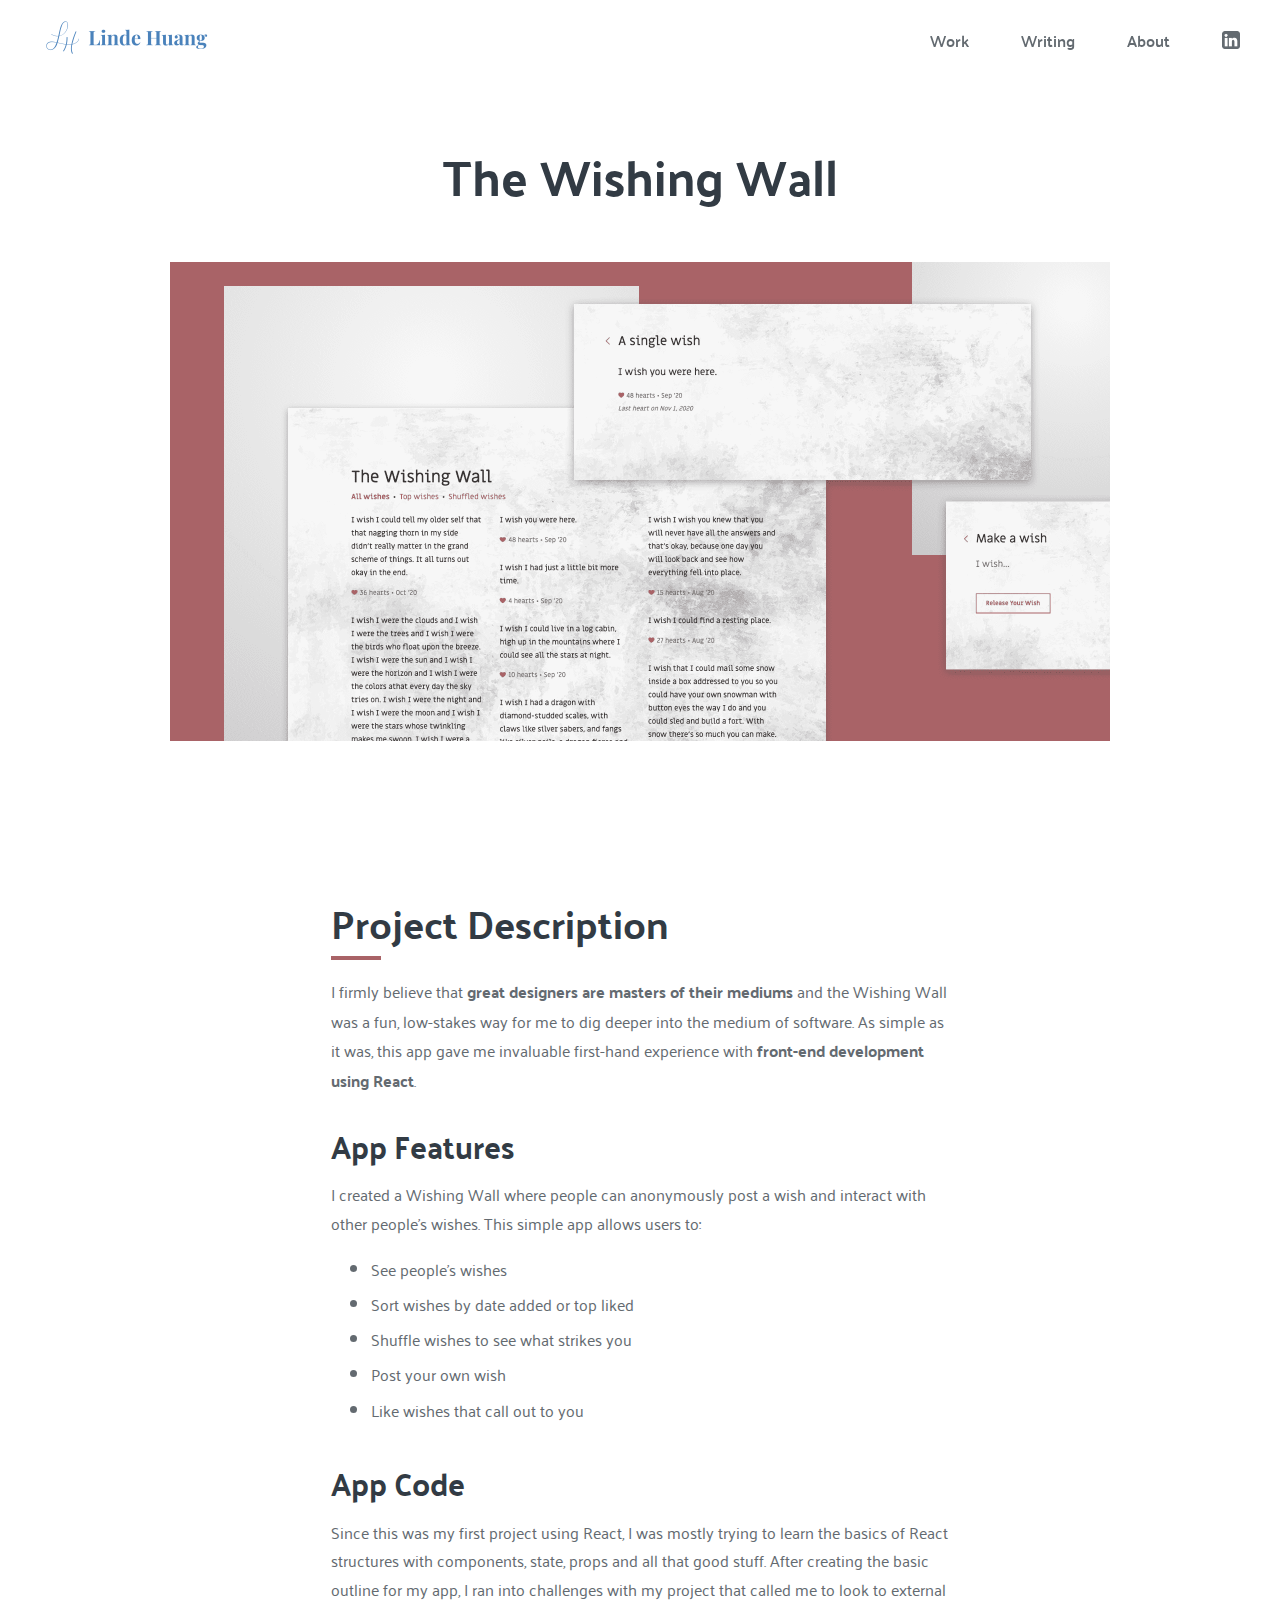
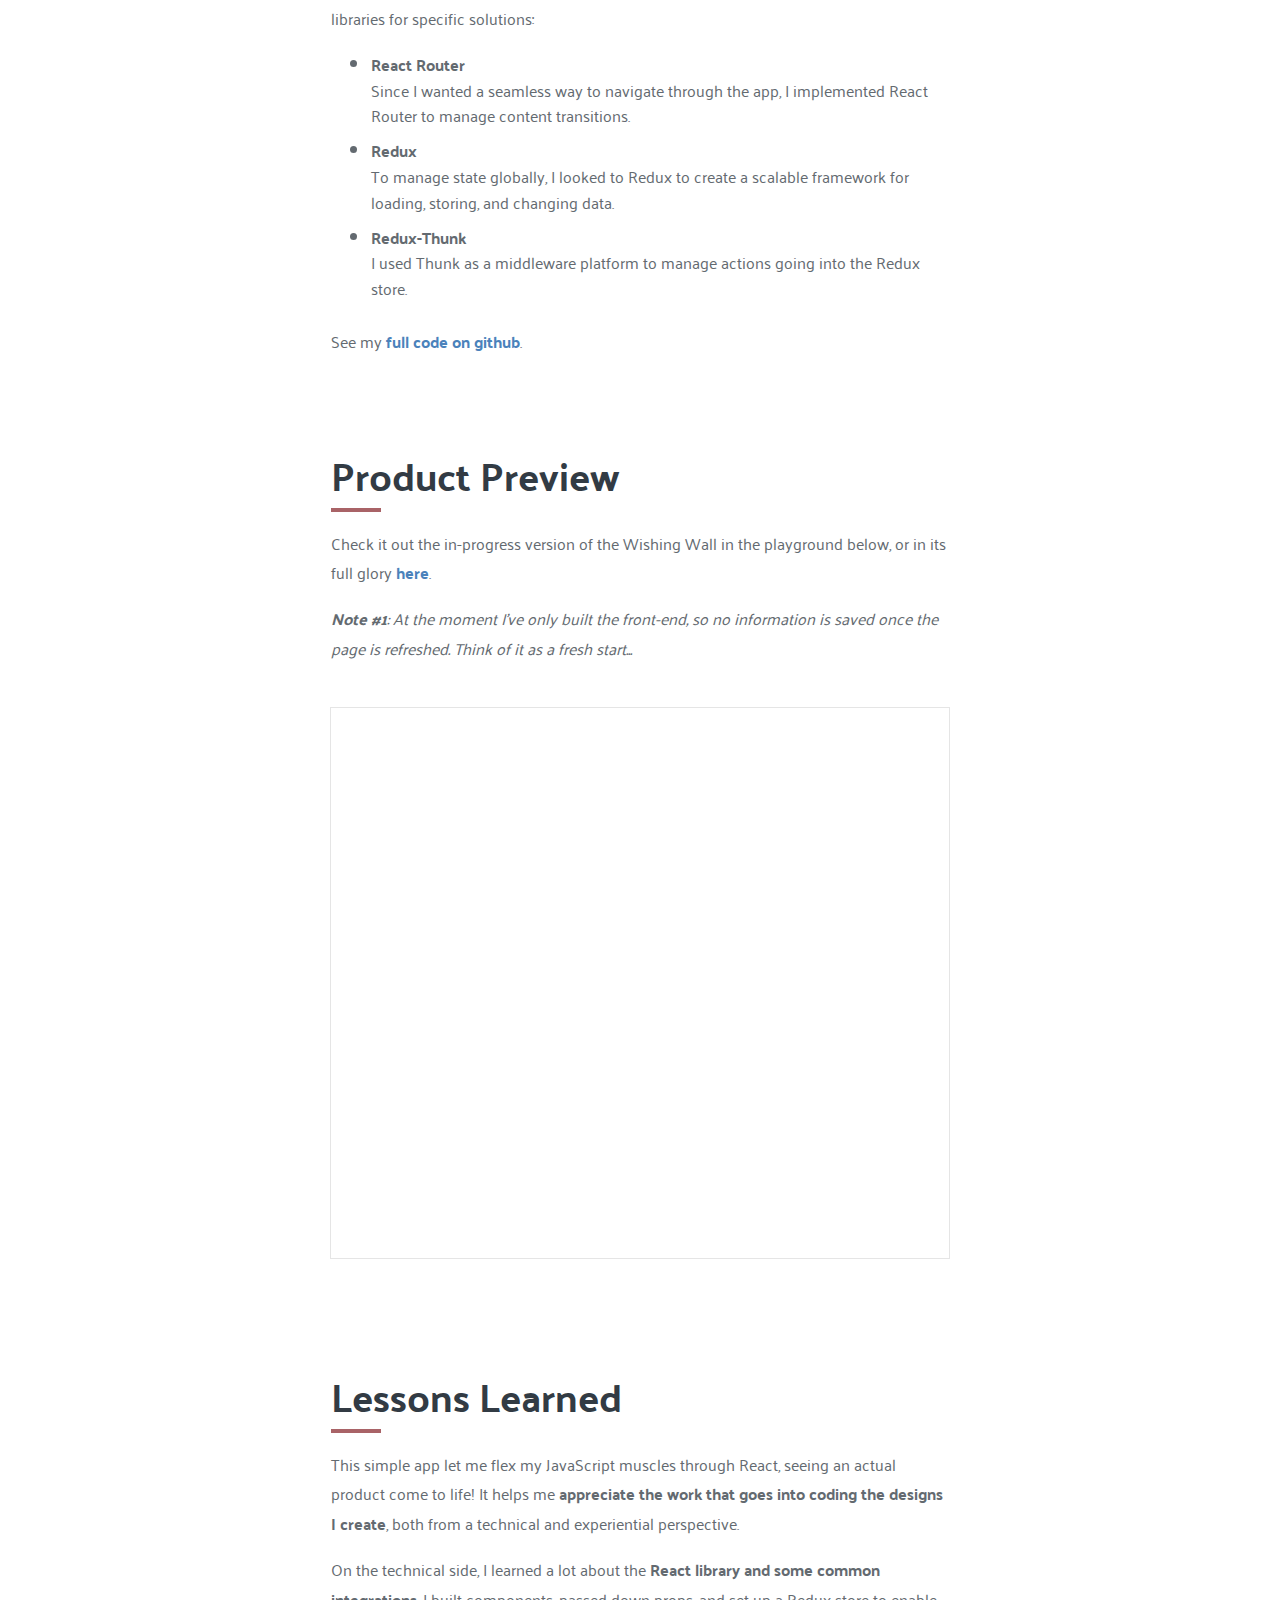
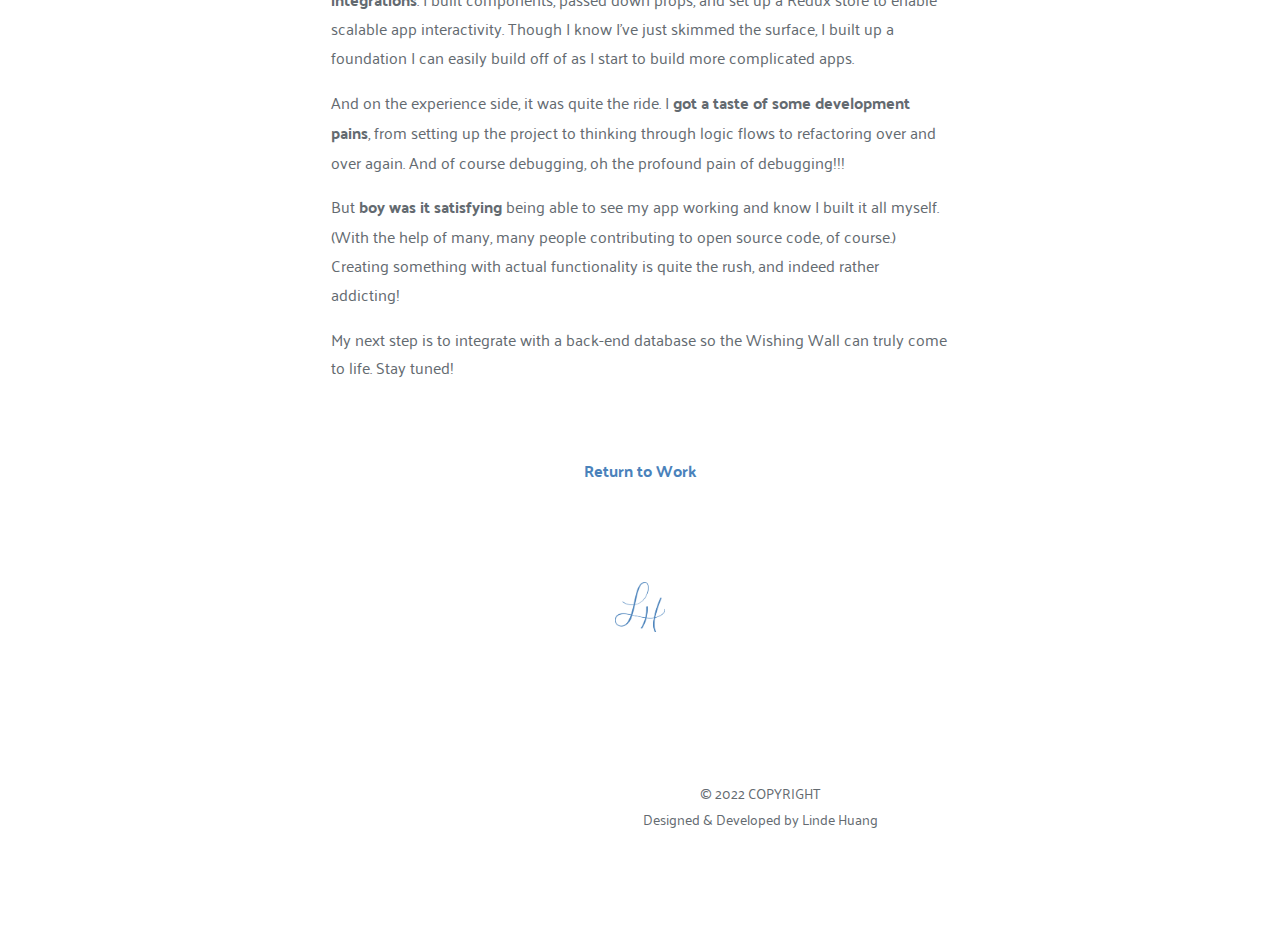
<file: work-wishing-wall.html>
<!DOCTYPE html>
<html>

<head>

<!-- Global site tag (gtag.js) - Google Analytics -->
<script async src="https://www.googletagmanager.com/gtag/js?id=G-2W7X3SQQSW"></script>
<script>
  window.dataLayer = window.dataLayer || [];
  function gtag(){dataLayer.push(arguments);}
  gtag('js', new Date());

  gtag('config', 'G-2W7X3SQQSW');
</script>

    <title>Linde Huang | The Wishing Wall</title>
    <link rel="shortcut icon" href="assets/images/brand/LHOutline.png" />

    <meta charset="utf-8">
    <meta http-equiv="X-UA-Compatible" content="IE=edge">
    <meta name="viewport" content="width=device-width, initial-scale=1">

    <link href="https://fonts.googleapis.com/css?family=Overpass:300,700|Playfair+Display:800" rel="stylesheet">
    <link rel="stylesheet" type="text/css" href="assets/css/style.css">

    <!-- Scroll animations -->
    <link href="https://unpkg.com/aos@2.3.1/dist/aos.css" rel="stylesheet">

    <!--
  -
  -
  -  Hello there, you curious person you. It's Linde here. Welcome to my site!
  -
  -
-->


</head>
<header>
    <nav class="sticky">
        <div class="nav-logo">
            <a href="index.html">
                <img src="assets/images/brand/LHNameTitle.png" alt="Linde Huang Logo" id="lindeHuangLogo">
            </a>
        </div>
        <div class="main-nav">
            <ul>
                <li><a href="index.html#work" class="nav-link">Work</a></li>
                <li><a href="writing.html" class="nav-link">Writing</a></li>
                <li><a href="about.html" class="nav-link">About</a></li>
                <li><a href="https://www.linkedin.com/in/lindeluhuang" class="nav-link" target="_blank"><img
                            src="assets/images/headerfooter/LinkedInLogo.png" class="icon-inline"></a></li>
            </ul>
        </div>
    </nav>
</header>

<button onclick="topFunction()" id="scroll-to-top-btn"><img src="assets/images/headerfooter/scroll-to-top.png"
    alt="Scroll to top button" class="top-button transform-scale"></button>

<body>
    <div class="container-grid">
        <article>
            <section id="top" data-color="wishingwall-color">
                <h1 class="full-width wishingwall-color-h1" data-aos="fade-down" data-aos-duration="1500">
                    The Wishing Wall
                </h1>
                <img src="assets/images/casestudiesall/CaseStudyWishingWall.png" alt="Wishing Wall Case Study"
                    class="image-full-width">
            </section>

            <nav class="toc"></nav>

            <article class="main-content">
                <section class="content-start" id="projectDescription">
                    <h2 class="partial-width wishingwall-color-h2">
                        Project Description
                    </h2>
                    <p class="partial-width">
                        I firmly believe that <strong>great designers are masters of their mediums</strong> and the
                        Wishing Wall
                        was a fun, low-stakes way
                        for me to dig deeper into the medium of software. As simple as it was, this app gave me
                        invaluable
                        first-hand
                        experience with <strong>front-end
                            development using React</strong>.
                    </p>
                </section>

                <section id="appFeatures">
                <h3 class="partial-width">
                    App Features
                </h3>
                <p class="partial-width">
                    I created a Wishing Wall where people can anonymously post a wish and interact with other people’s
                    wishes. This simple app allows users to:
                </p>
                <ul class="partial-width">
                    <li>See people’s wishes</li>
                    <li>Sort wishes by date added or top liked</li>
                    <li>Shuffle wishes to see what strikes you</li>
                    <li>Post your own wish</li>
                    <li>Like wishes that call out to you</li>
                </ul>
            </section>

            <section id="appCode">
                <h3 class="partial-width">
                    App Code
                </h3>
                <p class="partial-width">
                    Since this was my first project using React, I was mostly trying to learn the basics of React
                    structures
                    with components, state, props and all that good stuff. After creating the basic outline for my app,
                    I
                    ran into challenges with my project that called me to look to external libraries for specific
                    solutions:
                </p>
                <ul class="partial-width">
                    <li><strong>React Router</strong>
                        <br>Since I wanted a seamless way to navigate through the app, I implemented React Router to
                        manage
                        content transitions.
                    </li>
                    <li><strong>Redux</strong>
                        <br>To manage state globally, I looked to Redux to create a scalable framework for loading,
                        storing,
                        and changing data.</li>
                    <li><strong>Redux-Thunk</strong>
                        <br>I used Thunk as a middleware platform to manage actions going into the Redux store. </li>
                </ul>
                <p class="partial-width">
                    See my <a href="https://github.com/lindeluhuang/wishing-wall" target="_blank">full code on
                        github</a>.
                </p>
            </section>

            <section id="productPreview">
                <h2 class="partial-width wishingwall-color-h2">
                    Product Preview
                </h2>
                <p class="partial-width">
                    Check it out the in-progress version of the Wishing Wall in the playground below, or in its full
                    glory
                    <a href="https://wishingwall.netlify.app/allwishes" target="_blank">here</a>.
                </p>
                <p class="partial-width"><em><strong>Note #1</strong>: At the moment I’ve only built the front-end, so no information is
                    saved
                    once the page is refreshed. Think of it as a fresh start...</em>
                    <br><br>
                </p>
                <div class="full-width centered">
                    <iframe style="border: 1px solid rgba(0, 0, 0, 0.1);" width="618" height="550"
                        src="https://wishingwall.netlify.app/allwishes" allowfullscreen></iframe>
                    <br><br>
                </div>
            </section>

                <section id="lessonsLearned">
                <h2 class="partial-width wishingwall-color-h2">
                    Lessons Learned
                </h2>
                <p class="partial-width">
                    This simple app let me flex my JavaScript muscles through React, seeing an actual product come to
                    life!
                    It helps me <strong>appreciate the work that goes into coding the designs I create</strong>, both
                    from a
                    technical and experiential perspective.
                </p>
                <p class="partial-width">
                    On the technical side, I learned a lot about the <strong>React library and some common
                        integrations</strong>. I built components, passed down props, and set up a Redux store to enable
                    scalable app interactivity. Though I know I’ve just skimmed the surface, I built up a foundation I
                    can
                    easily build off of as I start to build more complicated apps.
                </p>
                <p class="partial-width">
                    And on the experience side, it was quite the ride. I <strong>got a taste of some development
                        pains</strong>, from setting up the project to thinking through logic flows to refactoring over
                    and
                    over again. And of course debugging, oh the profound pain of debugging!!!
                </p>
                <p class="partial-width">
                    But <strong>boy was it satisfying</strong> being able to see my app working and know I built it all
                    myself. (With the help of many, many people contributing to open source code, of course.)
                    Creating something with actual functionality is
                    quite the rush, and indeed rather addicting!
                </p>
                <p class="partial-width">
                    My next step is to integrate with a back-end database so the Wishing Wall can truly come to life.
                    Stay
                    tuned!
                </p>
            </section>


                <p class="partial-width centered">
                    <br><br><a href="index.html#personalProjects">Return to Work</a>
                    <br>
                    <img src="assets/images/brand/LHOutline.png" alt="Linde Huang minimal logo" class="page-end-logo">
                </p>
                </section>
            </article>
    </div>

    <footer class="work-footer">
        <p>© 2022 COPYRIGHT <br>Designed & Developed by Linde Huang</p>
    </footer>
</body>

<script src="https://unpkg.com/aos@2.3.1/dist/aos.js"></script>
<script>
    AOS.init();
</script>
<script src="assets/js/toc.js"></script>
<script src="assets/js/header.js"></script>
<script src="assets/js/scroll-to-top.js"></script>

</html>
</file>
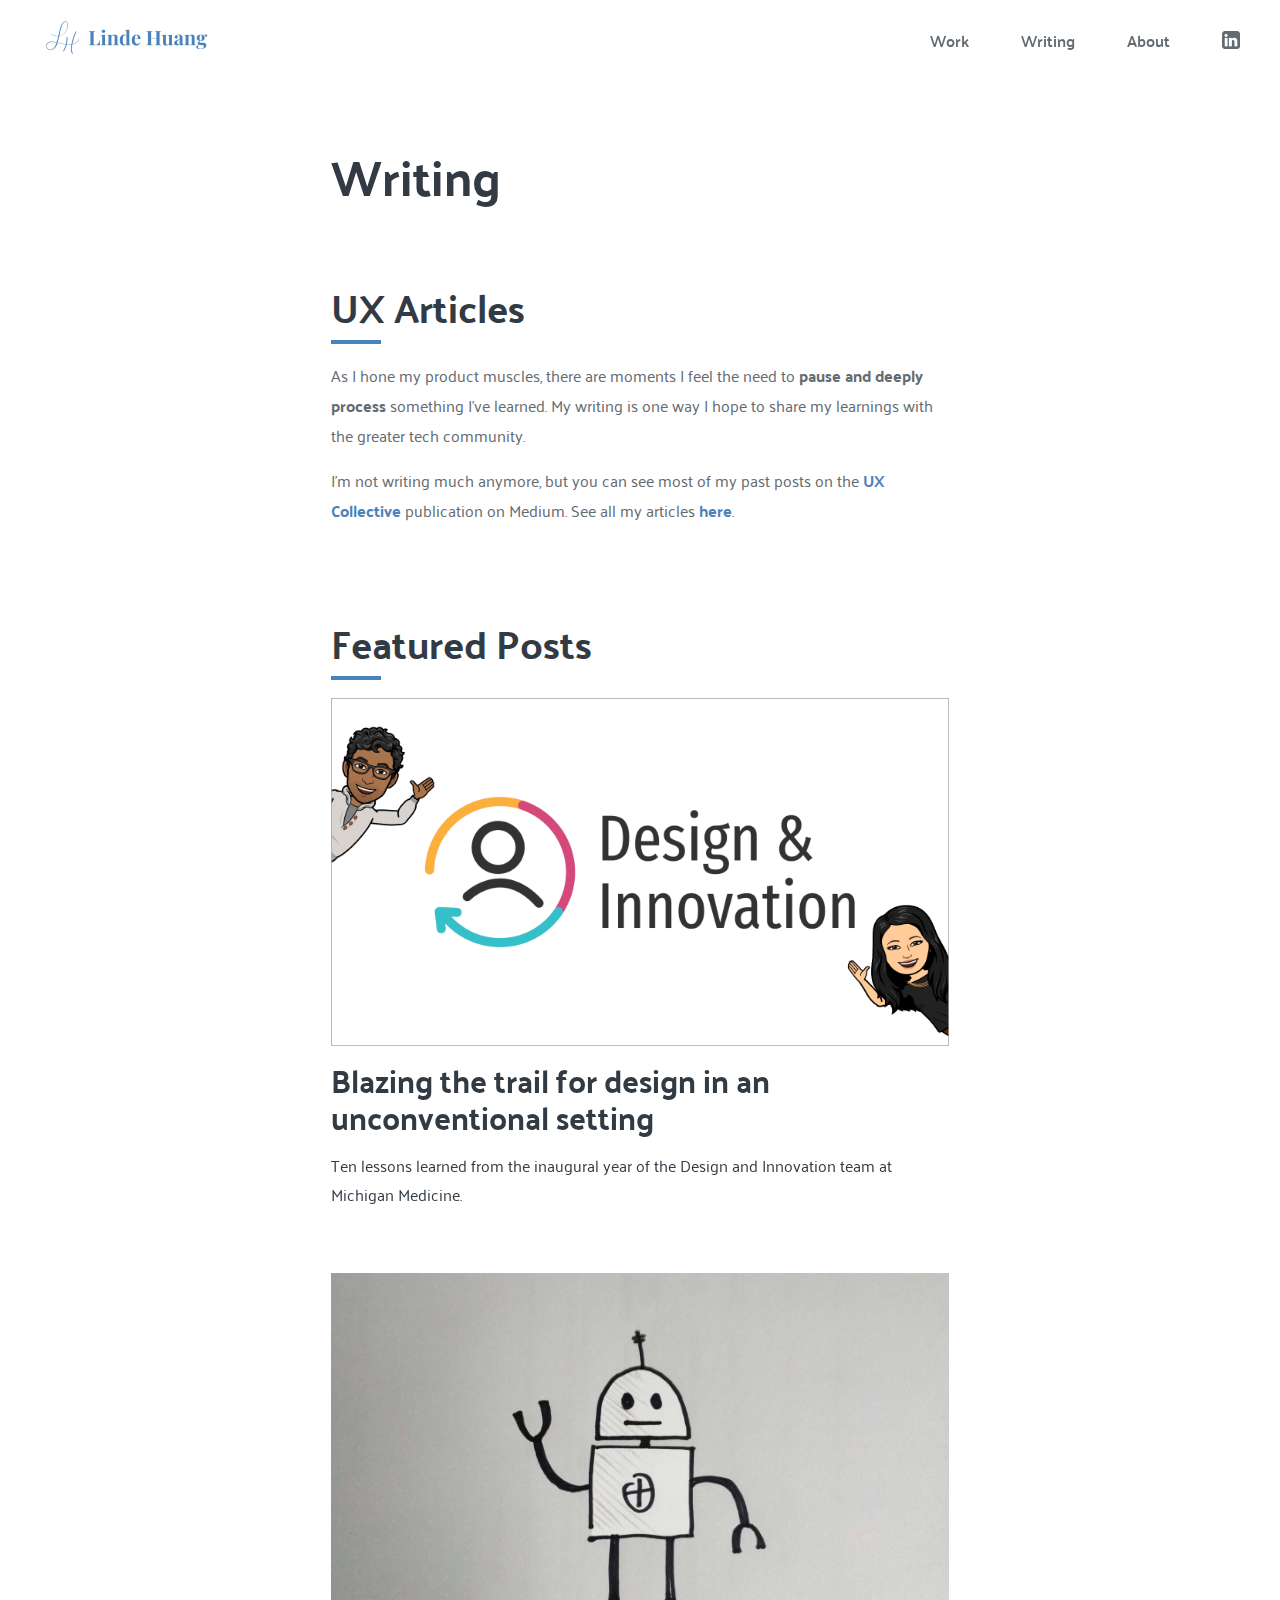
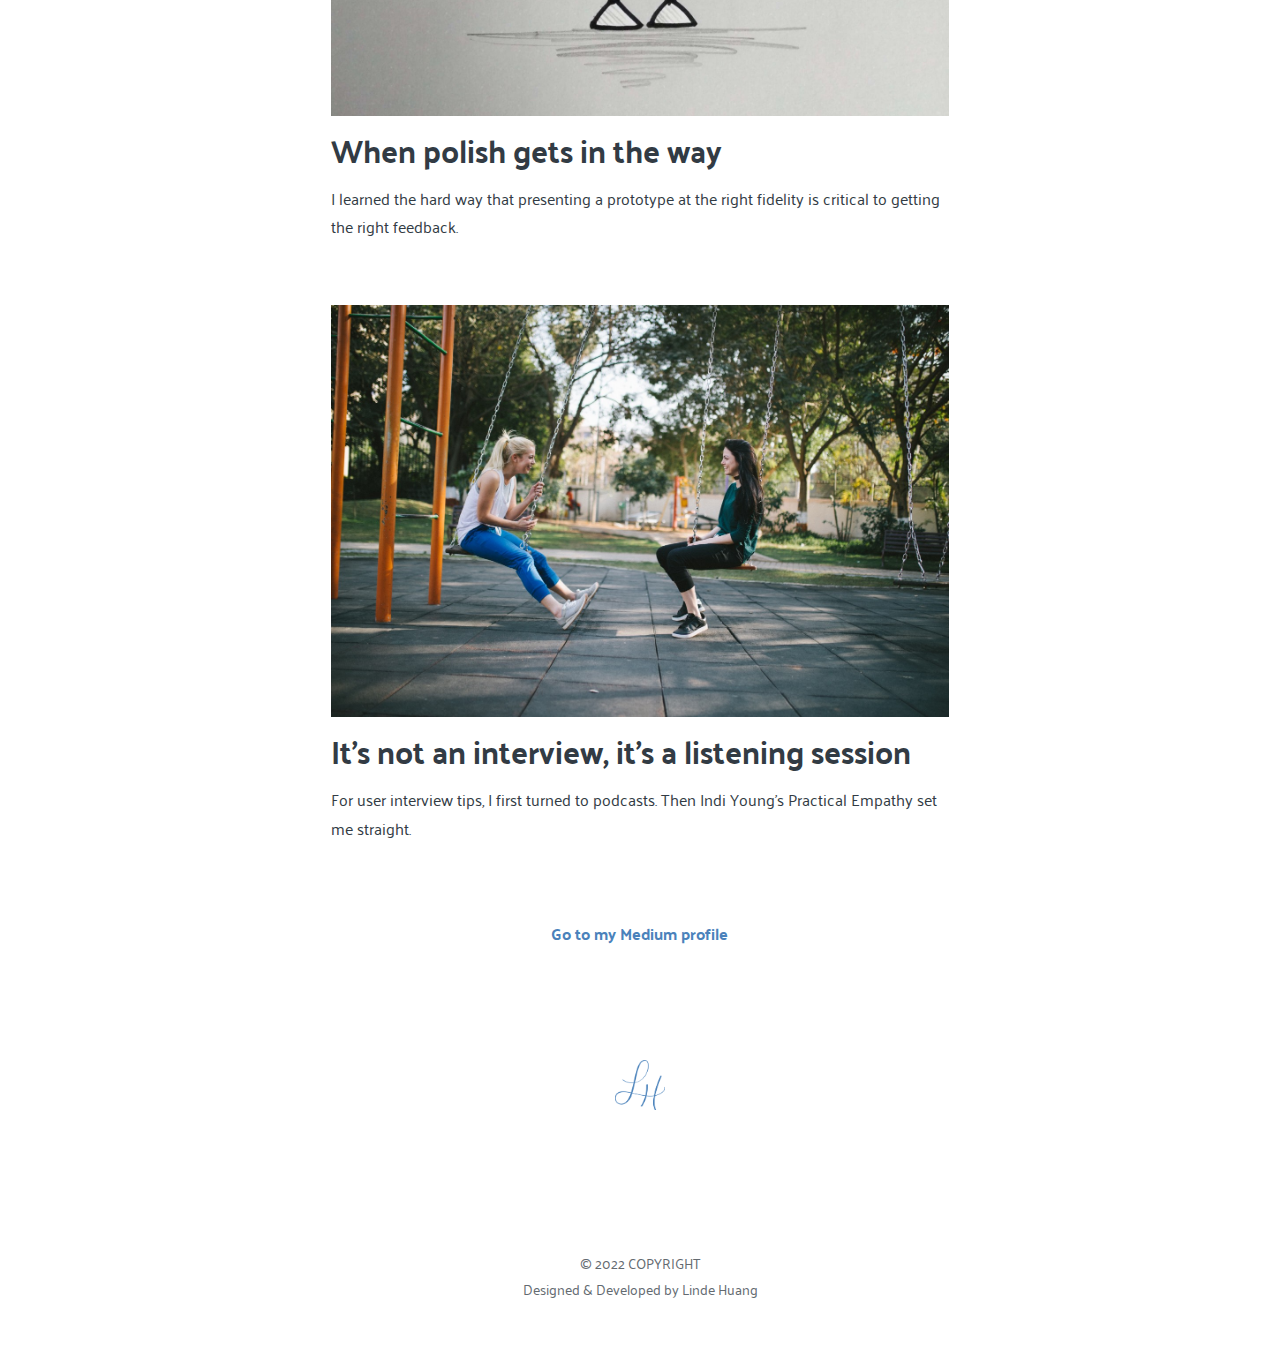
<file: writing.html>
<!DOCTYPE html>
<html>
<head>

<!-- Global site tag (gtag.js) - Google Analytics -->
<script async src="https://www.googletagmanager.com/gtag/js?id=G-2W7X3SQQSW"></script>
<script>
  window.dataLayer = window.dataLayer || [];
  function gtag(){dataLayer.push(arguments);}
  gtag('js', new Date());

  gtag('config', 'G-2W7X3SQQSW');
</script>

  <title>Linde Huang | Writing</title>
  <link rel="shortcut icon" href="assets/images/brand/LHOutline.png"/>

  <meta charset="utf-8">
  <meta http-equiv="X-UA-Compatible" content="IE=edge">
  <meta name="viewport" content="width=device-width, initial-scale=1">

  <link href="https://fonts.googleapis.com/css?family=Overpass:300,700|Playfair+Display:800" rel="stylesheet">
  <link rel="stylesheet" type="text/css" href="assets/css/style.css">

  <!-- Scroll animations -->  
  <link href="https://unpkg.com/aos@2.3.1/dist/aos.css" rel="stylesheet">


  <!--
  -
  -
  -  Hello there, you curious person you. It's Linde here. Welcome to my site!
  -
  -
-->


</head>

<body>
  <header>
    <nav class="sticky">
      <div class="nav-logo">
        <a href="index.html">
          <img src="assets/images/brand/LHNameTitle.png" alt="Linde Huang Logo" id="lindeHuangLogo">
        </a>
      </div>
      <div class="main-nav">
        <ul>
          <li><a href="index.html#work" class="nav-link">Work</a></li>
          <li><a href="writing.html" class="nav-link">Writing</a></li>
          <li><a href="about.html" class="nav-link">About</a></li>
          <li><a href="https://www.linkedin.com/in/lindeluhuang" class="nav-link" target="_blank"><img src="assets/images/headerfooter/LinkedInLogo.png" class="icon-inline"></a></li>
        </ul>
      </div>
    </nav>
  </header>

  <button onclick="topFunction()" id="scroll-to-top-btn"><img src="assets/images/headerfooter/scroll-to-top.png"
    alt="Scroll to top button" class="top-button transform-scale"></button>

<div class="container-grid">
    <section>
      <h1 class="partial-width toppage-header-text">
        Writing
      </h1>
      
      <h2 class="partial-width brand-color-h2">
        UX Articles
      </h2>
      <p class="partial-width">As I hone my product muscles, there are moments I feel the need to <strong>pause and deeply process</strong> something I've learned. My writing is one way I hope to share my learnings with the greater tech community.</p>
      <p class="partial-width">I'm not writing much anymore, but you can see most of my past posts on the <a href="https://uxdesign.cc/" target="_blank">UX Collective</a> publication on Medium.
      <!-- <img src="assets/images/writing/UXCollective.png" alt="UXCollective" class="image-partial-width no-margin-top"> -->
      See all my articles <a href="https://linde-lu-huang.medium.com/" target="_blank">here</a>.</p>

      <h2 class="partial-width brand-color-h2">
        Featured Posts
      </h2>

      <div data-aos="fade-zoom-in" data-aos-duration="1500" data-aos-delay="300" class="partial-width"><a href="https://uxdesign.cc/year-one-a-retrospective-5a36409eaa4" target="_blank" class="transform-scale">
        <img src="assets/images/writing/blazingthe-img.png" alt="Blazing the Trail Img" class="image-partial-width blog-img no-margin-top">
        <h3 class="partial-width no-margin-top text-color-override">Blazing the trail for design in an unconventional setting</h3>
        <p class="partial-width text-color-override">Ten lessons learned from the inaugural year of the Design and Innovation team at Michigan Medicine.</p>
      </div>
      <div class="partial-width"><a href="https://uxdesign.cc/when-polish-gets-in-the-way-143a37fc7d8b" target="_blank" class="transform-scale">
        <img src="assets/images/writing/whenpolish-img.jpeg" alt="When Polish Gets in the Way Img" class="image-partial-width blog-img">
        <h3 class="partial-width no-margin-top text-color-override">When polish gets in the way</h3>
        <p class="partial-width text-color-override">I learned the hard way that presenting a prototype at the right fidelity is critical to getting the right feedback.</p>
      </div>
      <div class="partial-width"><a href="https://uxdesign.cc/its-not-an-interview-it-s-a-listening-session-c379c0043938" target="_blank" class="transform-scale">
        <img src="assets/images/writing/interview-img.jpeg" alt="It's not an interview, it's a listening session Img" class="image-partial-width blog-img">
        <h3 class="partial-width no-margin-top text-color-override">It's not an interview, it's a listening session</h3>
        <p class="partial-width text-color-override">For user interview tips, I first turned to podcasts. Then Indi Young’s Practical Empathy set me straight.</p>
      </div>
      
    <p class="partial-width centered">
      <br><br><a href="https://medium.com/@linde.lu.huang" target="_blank">Go to my Medium profile</a>
    </p>






      <img src="assets/images/brand/LHOutline.png" alt="Linde Huang minimal logo" class="page-end-logo">
    </section>
    </div>

    <footer>
      <p>© 2022 COPYRIGHT <br>Designed & Developed by Linde Huang</p>
    </footer>


</body>

<script src="https://unpkg.com/aos@2.3.1/dist/aos.js"></script>
<script>
  AOS.init();
</script>
<script src="assets/js/header.js"></script>
<script src="assets/js/scroll-to-top.js"></script>

</html>
</file>
<file: assets/css/style.css>
@import url('https://fonts.googleapis.com/css2?family=Palanquin:wght@400;600;700&display=swap');


/* -------- Page-wide -------- */

:root {
  /* --font-serif: 'Playfair Display', serif; */
  --font-sans-serif: 'Palanquin', sans-serif;

  /* --brand-color:#4A82BB; */
  --brand-color:#4A82BB;
  --brand-secondary-color: #FECB78;

  --text-color: #323b44;
  --dark-grey-color: #636a70;
  --light-grey-color: #eaeaea;

  --inprogress-color: #4A82BB;
  --mreach-color: #C29F17;
  --absnetwork-color: #5E5A9D;
  --preplanning-color: #0E7874;
  --jottfulblog-color: #F09061;
  --diversityinresearch-color: #859C67;
  --musings-color: #7D8DB7;
  --wishingwall-color: #A96367;
  --explorationsinteractivity-color: #937A9D;

}

html {
  scroll-behavior: smooth;
}

body {
  margin: 0;
  padding: 0;
  background: white;
}

img {
  width: 100%;
}

a {
  color: var(--brand-color);
}



/* -------- Navigation & Footer -------- */

.sticky {
  position: fixed;
  top: 0;
  right:0;
  background-color: white;
  left: 0;
  z-index: 2;
}

#lindeHuangLogo {
  height: 40px;
  width: auto;
  transform: translate(0, 2px);
  padding-left: 1.5em;
}

.main-nav ul {
	margin: .4em 0 .4em 0;
	text-align: center;
  padding-left: 0;
}
.main-nav li {
	display: inline;

}
.main-nav a {
	display: inline-block;
  padding: 0;
}

nav {
	display: flex;
	justify-content: space-between;
	flex-wrap: wrap;
  padding: 1em 1em;
  align-items: center;
}

@media only screen and (max-width: 600px) {
  nav {
    justify-content: space-around;
  }
}

.main-nav li {
  padding: 2em 1.5em 0 1.5em;
  list-style: none;
  font-weight: 600;
  margin-bottom: 0;
}

@media only screen and (max-width: 600px) {
  .main-nav li {
    padding: .2em .8em;
  }
}

.main-nav a {
  color: var(--dark-grey-color);
}

.icon-inline {
  transform: translate(0, 2px);
  width: 18px;
  height: auto;
}

.page-end-logo {
  /* display: block;
    text-align: center; */
  grid-column: 1/-1;
  justify-self: center;
  width: 50px;
  height: auto;
  margin: 6em auto;
}

footer {
  color: var(--dark-grey-color);
  margin: 1em 0 0 0;
  padding: 2em 0;
  font-size: .9em;
  text-align: center;
  width: 100%;
}

footer ul, footer p {
  padding-left:0;
}

footer li {
  list-style: none;
  display: inline-block;
  padding: 0 .5em;
}


/* -------- Content Grid -------- */

.container-grid {
  max-width: 940px;
  margin: 0 auto;
  padding: 0 25px;
}

section {
  display: grid;
  grid-template-columns: repeat(12, 1fr);
  grid-column-gap: 25px;
}

.full-width {
  grid-column: 1/-1;
}

.partial-width {
  grid-column: 3/11;
}

@media only screen and (max-width: 600px) {
  .partial-width {
   grid-column: 2/12;
  /* grid-column: 1/-1; */
  }
}

.image-full-width {
  grid-column: 1/-1;
  width: 100%;
  height: auto;
  margin: 0.5rem 0 3rem 0;
}

.image-partial-width {
  grid-column: 3/11;
  width: 100%;
  height: auto;
  margin: 2rem 0;
}

.image-half-width {
  grid-column-start: span 6;
  width: 100%;
  height: auto;
  margin: 2rem 0;
}

.image-half-width-centered {
  grid-column: 4/9;
  width: 100%;
  height: auto;
  margin: 2rem 0;
}

.image-third-width {
  grid-column-start: span 4;
  width: 100%;
  height: auto;
  margin: 2rem 0;
}

.image-quarter-width {
  grid-column-start: span 3;
  width: 100%;
  height: auto;
  margin: 2rem 0;
}

@media only screen and (max-width: 600px) {
  .image-partial-width,
  .image-half-width,
  .image-half-width-centered,
  .image-third-width {
    grid-column: 1/-1;
  }

  .image-quarter-width {
    grid-column-start: span 6;
  }
}


/* -------- Typography: Major Third scale -------- */

html {
  font-size: 16px;
  font-weight: 400;
  color: var(--text-color);
}

h1 {
  font-family: var(--font-sans-serif);
}

h2, h3 {
  font-family: var(--font-sans-serif);
}

h4, h5 {
  font-family: var(--font-sans-serif);
}

h1 {
  margin: 3em 0 1em 0;
  font-size: 1em;
  line-height: 1.2em;
  text-align: center;
  font-size: 3.052em;
}

.toppage-header-text {
  text-align: left;
  margin-bottom: 0;
}


h2 {
  font-size: 2.441em;
  margin: 2em 0 0.7em 0;
  right: 1em;
  line-height: 1.2;
}

h3 {
  font-size: 1.953em;
  margin: .5em 0 .5em 0;
  line-height: 1.2;
}

h4 {
  font-size: 1.3em;
  font-weight: 700;
  line-height: 1.3;
  margin: .6em 0 .5em 0;

}

h5 {
  font-size: 1.25em;
  font-weight: 700;
  text-align: center;
  margin: 1em 0 .6em 0;
}

h5.jottful {
  border-top: solid .08em var(--jottfulblog-color);
  border-bottom: solid .08em var(--jottfulblog-color);
}

h5.mreach {
  border-top: solid .08em var(--mreach-color);
  border-bottom: solid .08em var(--mreach-color);
}

.quote-musings {
  border-left: solid .08em var(--musings-color);
  padding: 1em 2em;
  margin: 2em 0 3em 0;
}

.quote-mreach {
  border-left: solid .08em var(--mreach-color);
  padding: 1em 2em;
  margin: 2em 0 3em 0;
}

.quote-preplanning {
  border-left: solid .08em var(--preplanning-color);
  padding: 1em 2em;
  margin: 2em 0 3em 0;
}

.highlight-bar-musings {
  font-size: 1.25em;
  font-weight: 700;
  text-align: center;
  border-top: solid .08em var(--musings-color);
  border-bottom: solid .08em var(--musings-color);
  margin: 1em 0 .6em 0;
}

body {
  font-family: var(--font-sans-serif);
}

p {
  margin: 0 0 1em 0;
  line-height: 1.8em;
  color: var(--dark-grey-color);
}

p a {
  font-weight: 700;
  color: var(--brand-color);
}

p a:hover {
  text-decoration: underline;
}

a {
  text-decoration: none;
}

strong {
  font-weight: 700;
}

ul, ol {
  margin-top: .2em;
}

ul li, ol li {
  margin-bottom: .6em;
  line-height: 1.6em;
  color: var(--dark-grey-color);
}

.centered {
  text-align: center;
}

.grey {
  color: grey;
}

.uppercase {
  text-transform: uppercase;
}

.text-color-override {
  color: var(--text-color);
}

/* -------- Images & Video -------- */

.transform-scale {
  transition: all .5s;
}

.transform-scale:hover {
  transform: scale(1.025);
  filter: drop-shadow(2px 2px 8px gray);
}

.img-border {
  border: 1px solid var(--light-grey-color);
}

.video-full-width {
  width: 100%;
  height: 450px;
  margin: 2em 0;
}

.image-grid-3col {
  display: grid;
  grid-gap: 25px;
  grid-template-columns: repeat(auto-fill, minmax(296px, 1fr))
}

.image-grid-2col {
  display: grid;
  grid-gap: 25px;
  grid-template-columns: repeat(auto-fill, minmax(350px, 1fr))
}

.image-grid-margins {
  margin: 1em 0 5em 0;
}

/* -------- Typography Style Block Colors -------- */


.brand-color-h2::after,
.brand-secondary-color-h2::after,
.inprogress-color-h2::after,
.mreach-color-h2::after,
.jottfulblog-color-h2::after,
.absnetwork-color-h2::after,
.diversityinresearch-color-h2::after,
.musings-color-h2::after,
.explorationsinteractivity-color-h2::after,
.preplanning-color-h2::after,
.wishingwall-color-h2::after {
  content: "";
  position: relative;
  display: block;
  width: 50px;
  top: .25em;
}

.brand-color-h2::after {
  border-bottom: 4px solid var(--brand-color);
}

.brand-secondary-color-h2::after {
  border-bottom: 4px solid var(--brand-secondary-color);
}

.inprogress-color-h2::after {
  border-bottom: 4px solid var(--inprogress-color);
}

.mreach-color-h2::after {
  border-bottom: 4px solid var(--mreach-color);
}

.jottfulblog-color-h2::after {
  border-bottom: 4px solid var(--jottfulblog-color);
}

.absnetwork-color-h2::after {
  border-bottom: 4px solid var(--absnetwork-color);
}

.diversityinresearch-color-h2::after {
  border-bottom: 4px solid var(--diversityinresearch-color);
}

.musings-color-h2::after {
  border-bottom: 4px solid var(--musings-color);
}

.explorationsinteractivity-color-h2::after {
  border-bottom: 4px solid var(--explorationsinteractivity-color);
}

.preplanning-color-h2::after {
  border-bottom: 4px solid var(--preplanning-color);
}

.wishingwall-color-h2::after {
  border-bottom: 4px solid var(--wishingwall-color);
}


/* -------- Home Page Only -------- */

.home-header-text {
  margin-top: 3em;
  margin-bottom: .5em;
  text-align: left;
}

.home-paragraph-text {
  font-size: 1.3em;
  color: var( --dark-grey-color);
  /* text-align: justify; */
  /* hyphens: auto; */
}

.home-h2 {
    margin: 2em 0 .5em 0;
    padding-top: 96px; 
    margin-top: calc(2em - 120px);
    /* text-align: center; */
    
}

@media only screen and (max-width: 600px) {
  .home-paragraph-text {
    font-size: 1.1em;
    line-height: 1.5em;
  }
}


/* -------- Coming Soon -------- */
.coming-soon {
  background-color: var(--light-grey-color);
  margin-top: 5em;
  margin-bottom: 3em;
  padding: 2em 20px;
}


/* -------- Blog Posts -------- */

.blog-img {
  margin-top: 3em;
  margin-bottom: .5em;
}


/* -------- Overriding Spacing -------- */

.no-margin-bottom {
  margin-bottom: 0;
}

.no-padding-bottom {
  padding-bottom: 0;
}

.no-margin-top {
  margin-top: 0;
}

.no-padding-top {
  padding-top: 0;
}


/* -------- Scroll to Top Button -------- */

@media only screen and (min-width: 1041px) {
  #scroll-to-top-btn {
    display: none;
  }

  .top-button {
    display: none;
  }
}

@media only screen and (max-width: 1041px) {
  #scroll-to-top-btn {
    display: none; /* Hidden by default */
    position: fixed; /* Fixed/sticky position */
    bottom: 5vh; /* Place the button at the bottom of the page */
    right: 5vw; /* Place the button from the right */
    z-index: 99; /* Make sure it does not overlap */
    border: none; /* Remove borders */
    outline: none; /* Remove outline */
    background-color: rgba(0,0,0,0); /* Set a background color */
    color: none; /* Text color */
    cursor: pointer; /* Add a mouse pointer on hover */
    padding: 5px; /* Some padding */
    border-radius: 50px; /* Rounded corners */
  }
  
  .top-button {
    height: 40px;
    width: auto;
  }
}

/* -------- Table of Contents for Work Pages -------- */

@media only screen and (max-width: 1041px) {
  nav.toc {
    display: none;
  }
}

@media only screen and (min-width: 1040px) {
  .main-content.toc-visible {
    /* margin-left: 200px;
    transition: margin-left 0.5s ease; */
    /* transform: translateX(100px);  
    transition: transform 0.5s ease;  */
    margin-left: 120px;
    margin-right: -120px;
    transition: margin 0.5s ease;
  }

  .main-content.toc-hidden {
    margin-left: 0;
    margin-right: 0;
    transition: margin 0.5s ease;
  }
  
  nav.toc.visible {
    position: fixed;
    top: 0;
    left: 0;
    padding: 0;
    margin-top: 80px;
    margin-bottom: 0;
    width: 240px;
    height: 100vh;
    background-color: white;
    transition: background-color 0.5s;

    border-right: 1px solid var(--light-grey-color);
    display: flex;
    flex-direction: column;
    justify-content: start;
  }
  
  .toc-collection {
    padding: 20px 0 20px 0;
    display: flex;
    flex-direction: column;
    justify-content: start;
    background: white;
    flex-grow: 1;
  
    overflow: auto;
  
    /* for Firefox */
    min-height: 0;
  }

  nav.toc.visible a {
    color: var(--text-color);
    text-decoration: none;
    margin-left: 40px;
    margin-right: 40px;
  }

  article section {
    padding-top: 60px; 
    margin-top: -60px;
  }
  
  .toc-title {
    font-size: 1.3em;
    font-family: var(--font-sans-serif);
    font-weight: 700;
    line-height: 1.2;
  }
  
  .toc-h2 {
    font-size: 1em;
    padding-top: 1.5em;
    line-height: 1.3;
  }
  
  .toc-h3 {
    font-size: 0.8em;
    padding-left: 1em;
    padding-top: 0.8em;
    line-height: 1.4;
  }

  .toc-h2-condensed {
    font-size: 0.8em;
    padding-top: 1em;
    line-height: 1.4;
  }

  .toc-h3-condensed {
    font-size: 0.7em;
    padding-left: 1em;
    padding-top: 0.4em;
    line-height: 1.3;
  }


  .work-footer {
    margin-left: 240px;
    width: calc(100% - 240px);
    padding-left: 0;
    padding-right: 0;
  }
}
</file>
